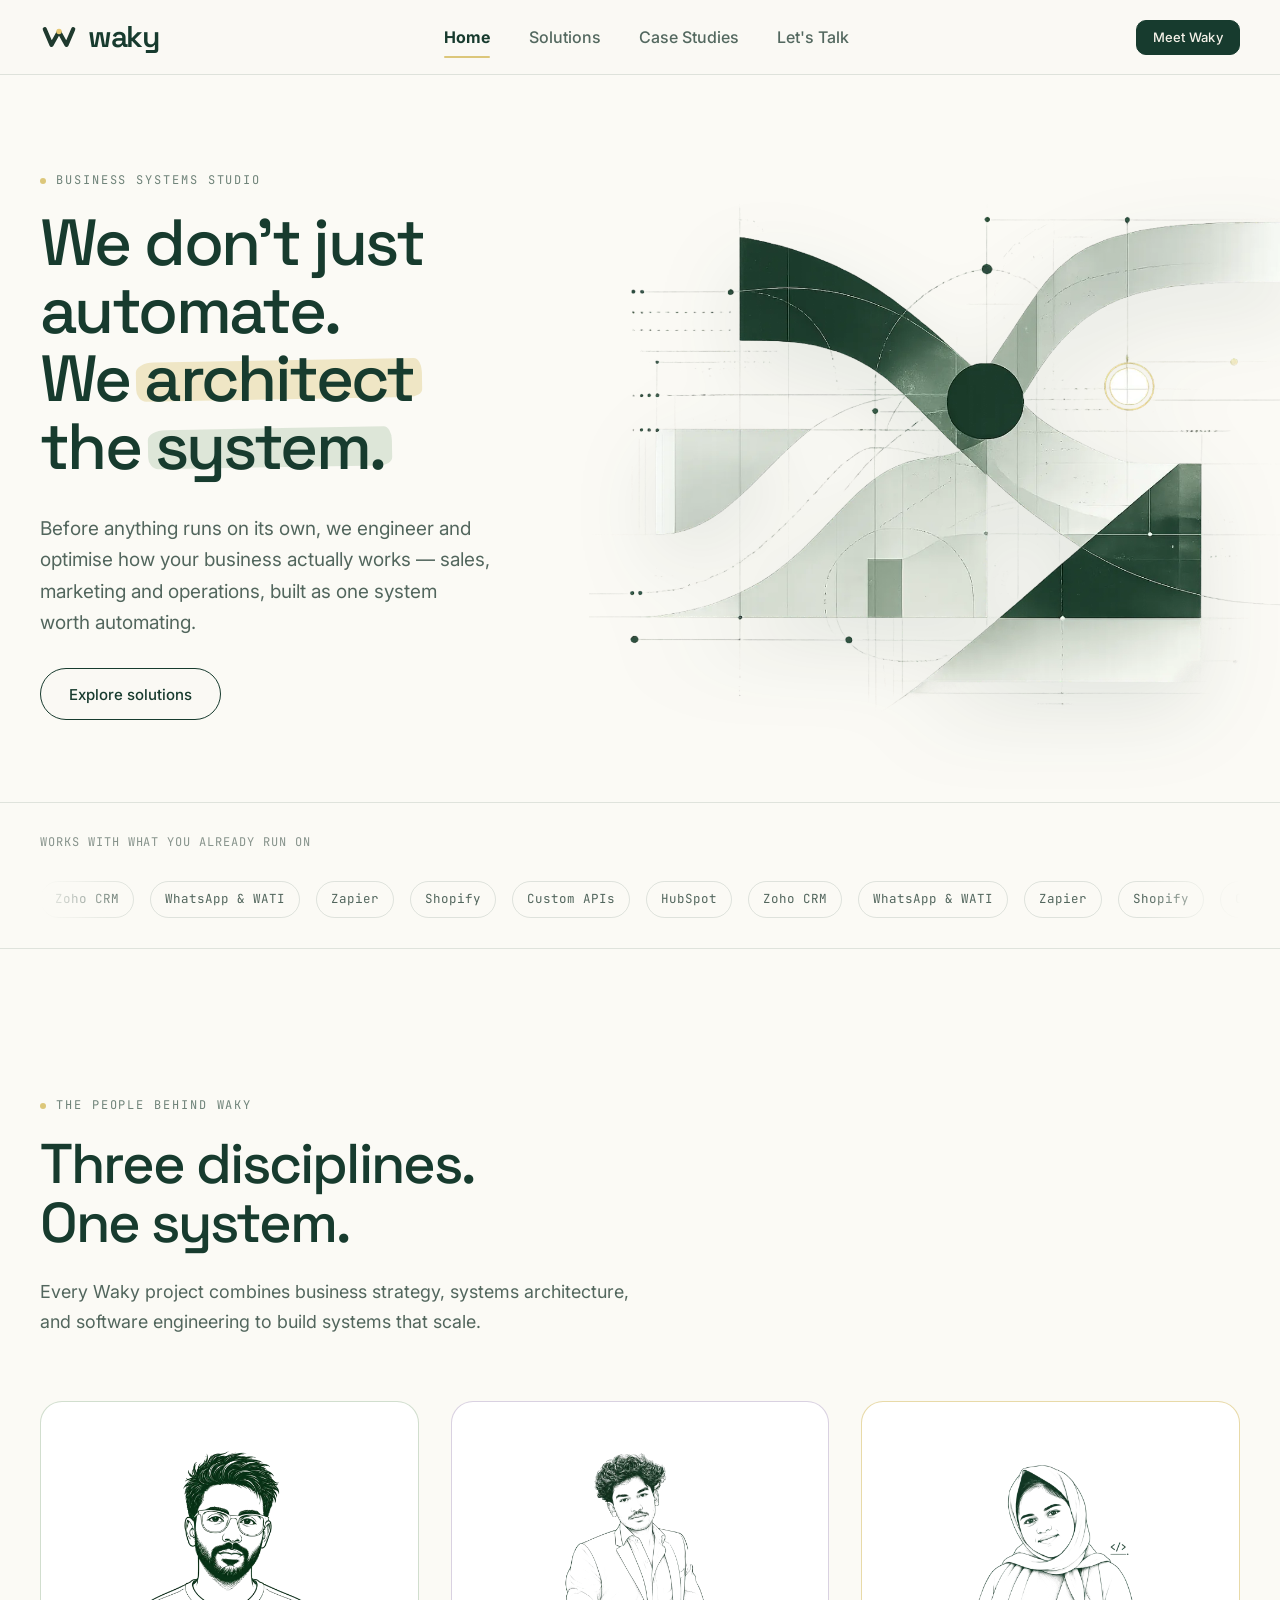
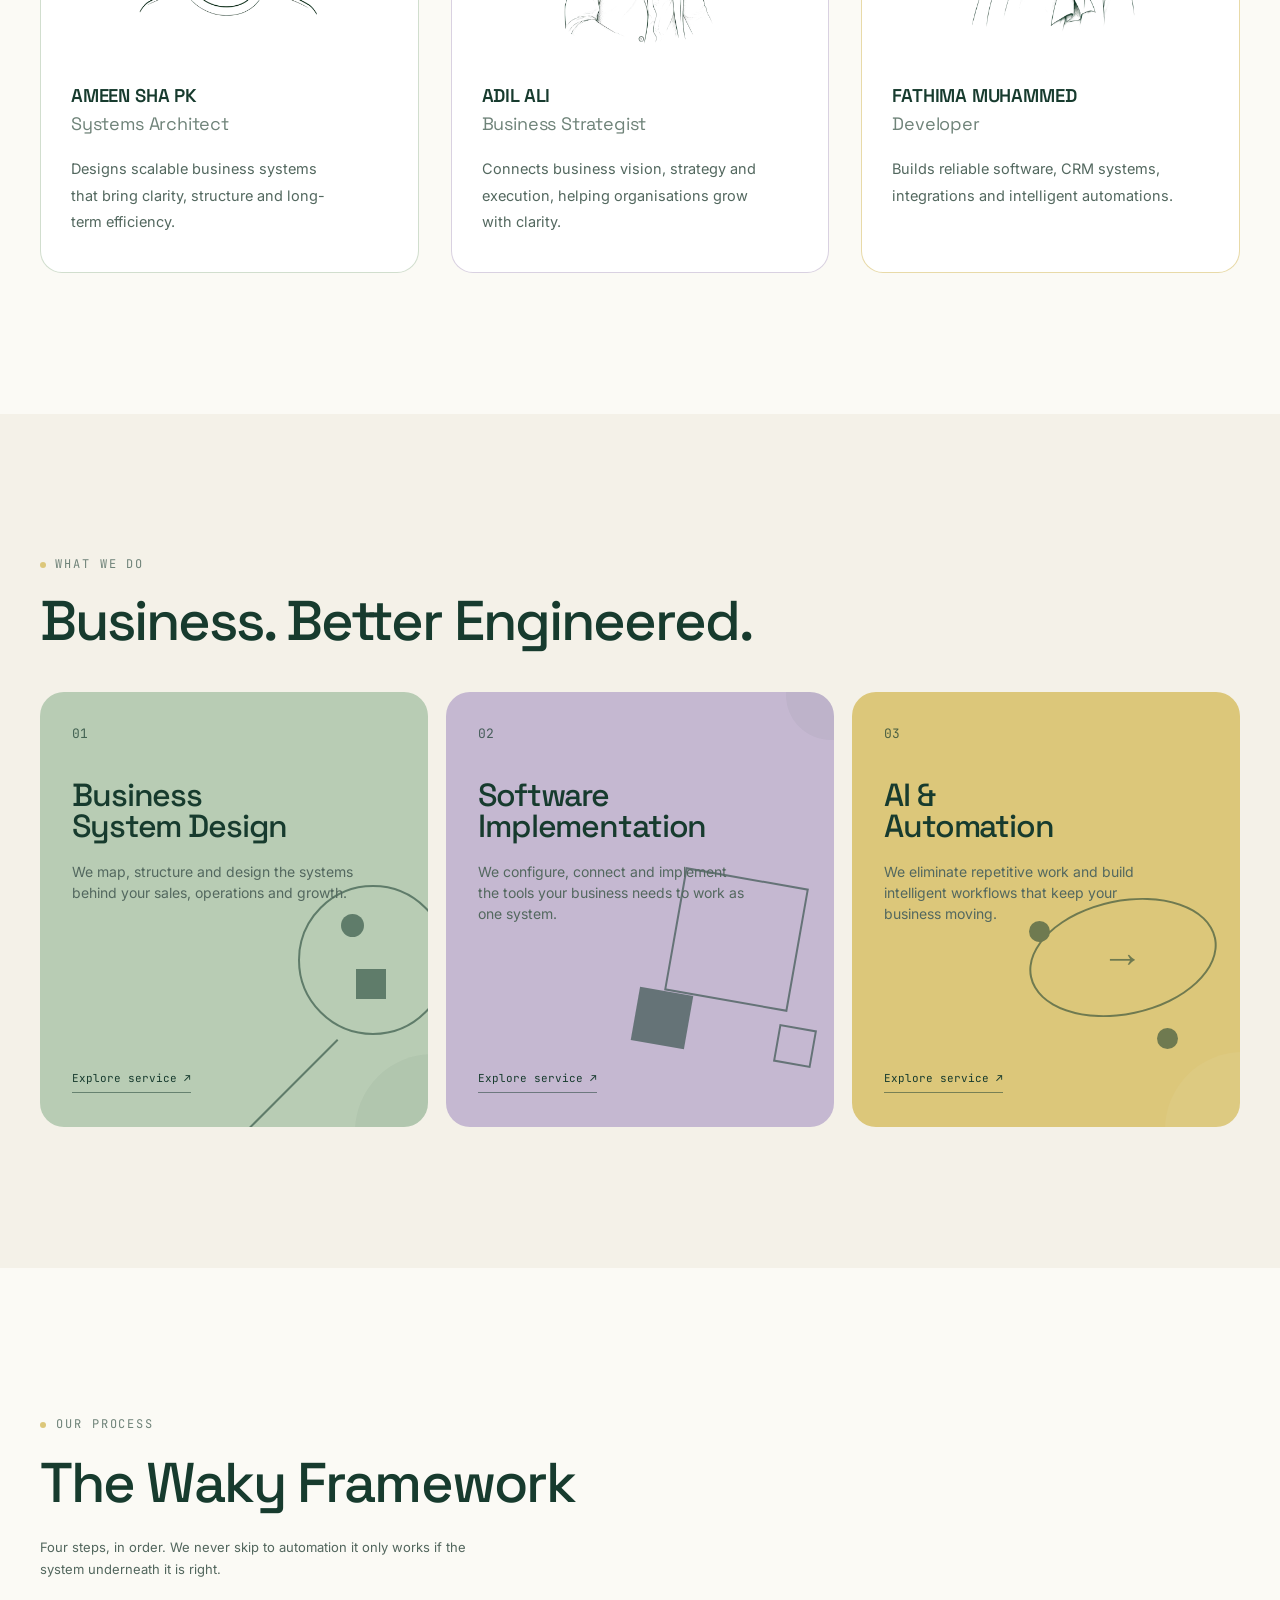
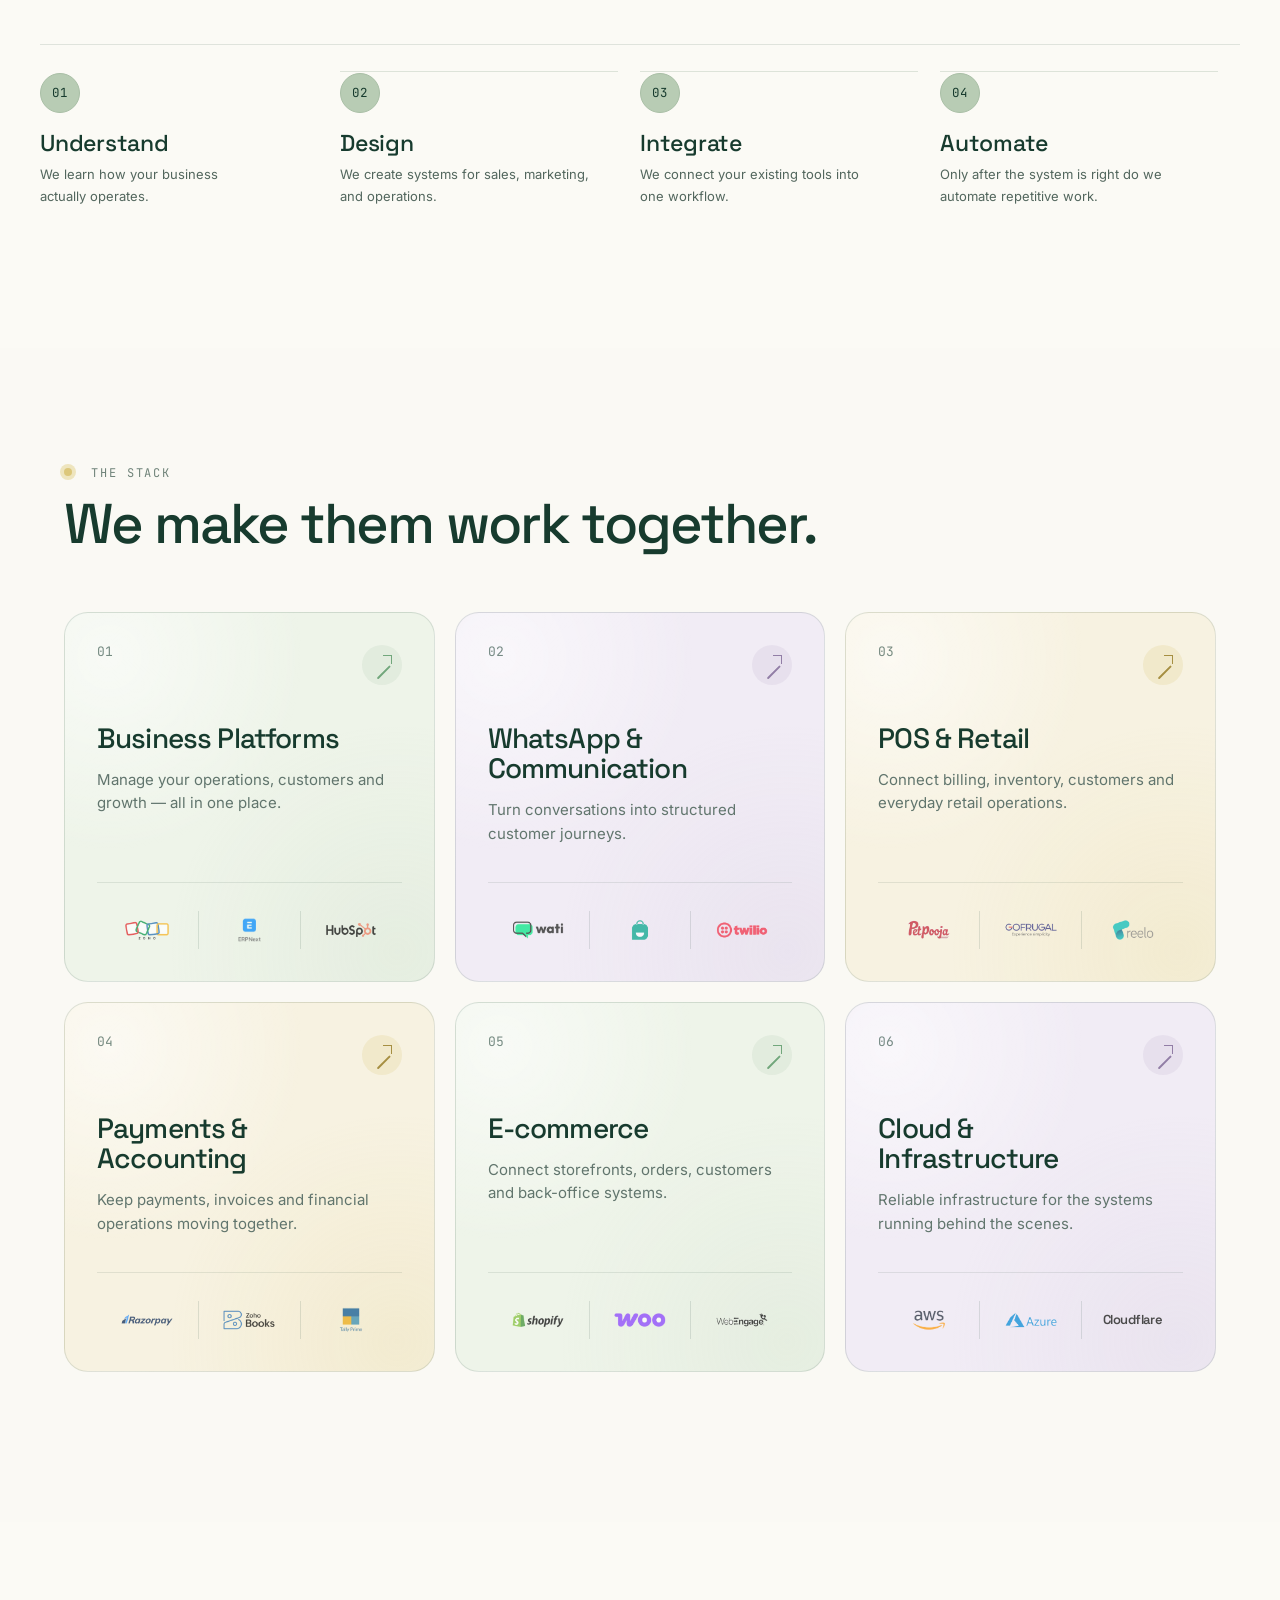
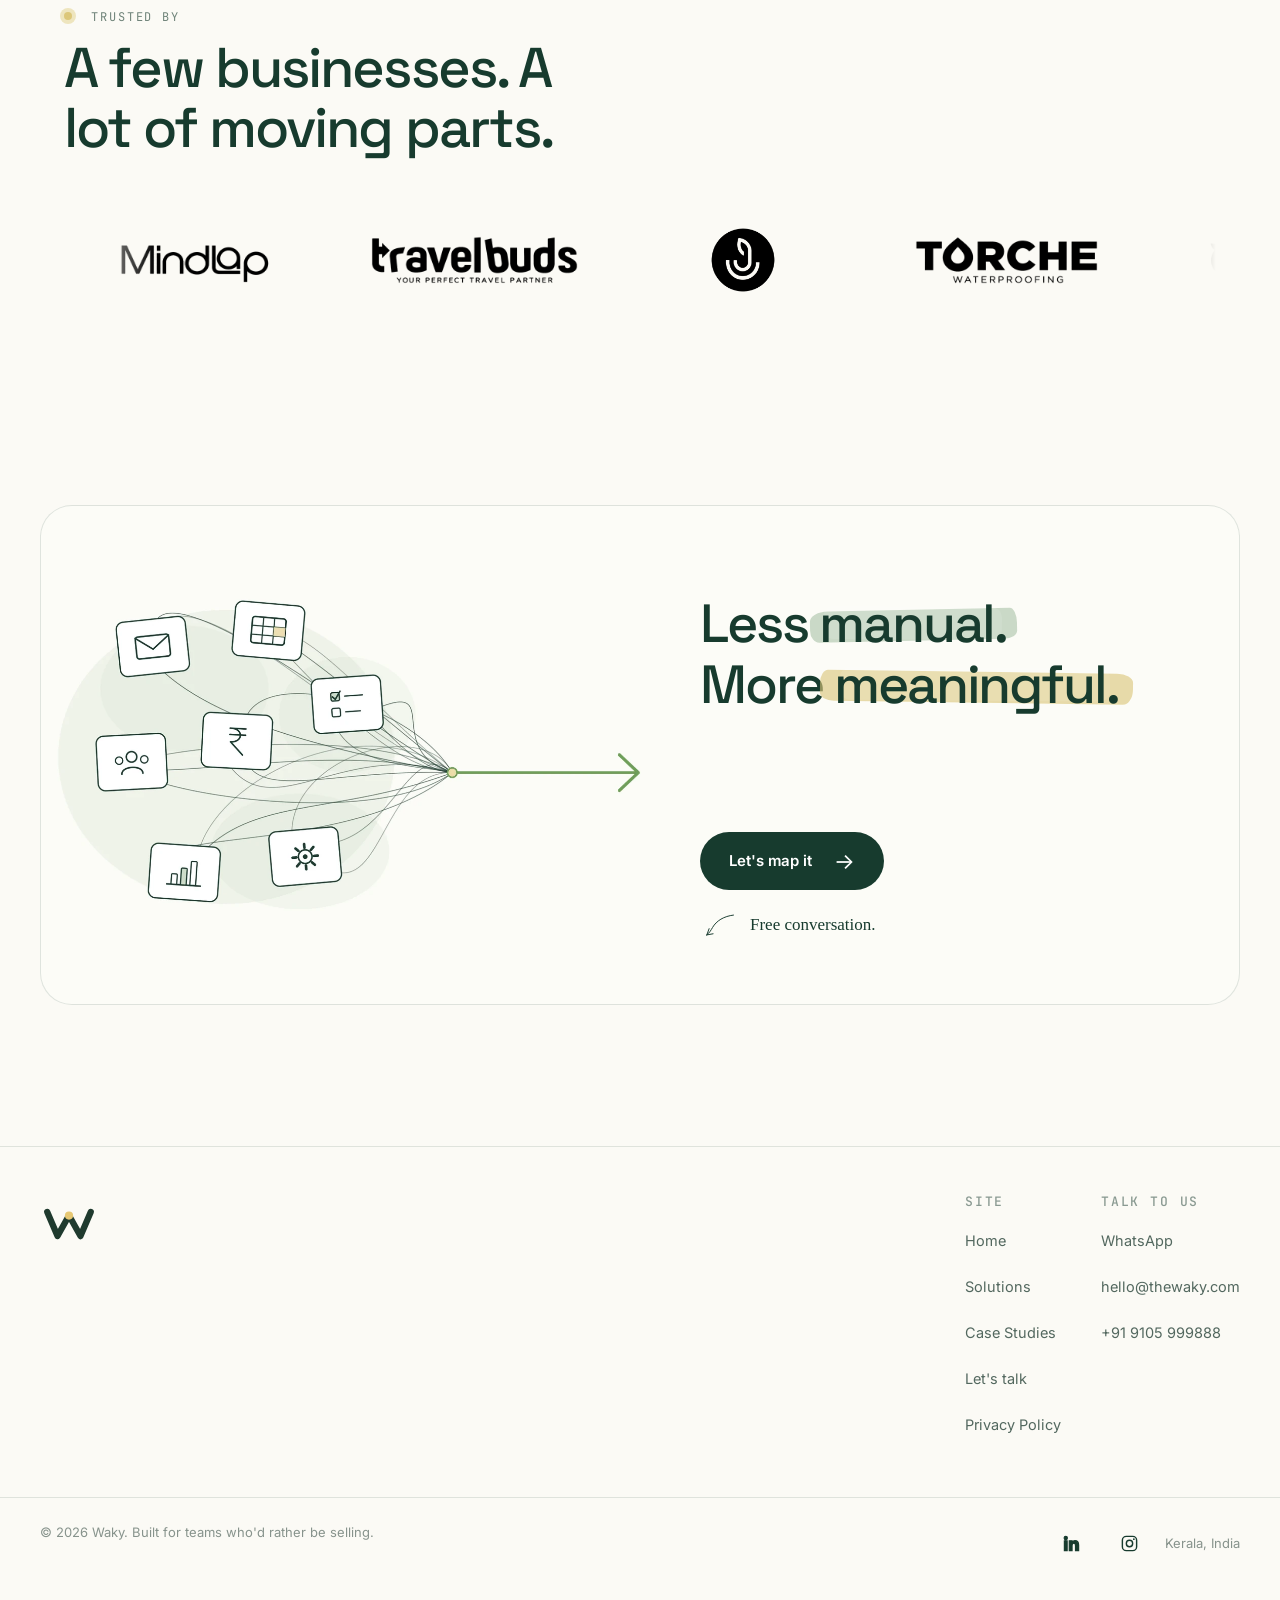
<file: index.html>
<!DOCTYPE html>
<html lang="en">

<head>
<meta charset="UTF-8">
<meta name="viewport" content="width=device-width, initial-scale=1.0">

<title>Waky | Sales & Business Automation</title>

<meta name="description"
content="Waky designs CRM, WhatsApp and workflow automation systems that connect sales, operations and finance.">

<link rel="canonical" href="https://thewaky.com/">
<meta name="theme-color" content="#FCFBF7">
<meta property="og:type" content="website">
<meta property="og:site_name" content="Waky">
<meta property="og:title" content="Waky | Sales & Business Automation">
<meta property="og:description" content="Waky designs CRM, WhatsApp and workflow automation systems that connect sales, operations and finance.">
<meta property="og:url" content="https://thewaky.com/">
<meta property="og:image" content="https://thewaky.com/og-image.jpg">
<meta name="twitter:card" content="summary_large_image">
<link rel="icon" type="image/svg+xml" href="logo.svg">

<link rel="preconnect" href="https://fonts.googleapis.com">

<link href="https://fonts.googleapis.com/css2?family=Space+Grotesk:wght@500;600;700&family=Inter:wght@400;500;600&family=JetBrains+Mono:wght@400;500&display=swap"
rel="stylesheet">

<link rel="stylesheet" href="styles.css?v=20261029b">

<script type="application/ld+json">
{
  "@context": "https://schema.org",
  "@type": "WebSite",
  "name": "Waky",
  "url": "https://thewaky.com/"
}
</script>

<script type="application/ld+json">
{
  "@context": "https://schema.org",
  "@type": "Organization",
  "name": "Waky",
  "url": "https://thewaky.com/",
  "logo": "https://thewaky.com/logo.svg"
}
</script>

<script async src="https://www.googletagmanager.com/gtag/js?id=G-2G8WQ6XJQY"></script>
<script>
  window.dataLayer = window.dataLayer || [];
  function gtag(){dataLayer.push(arguments);}
  gtag('js', new Date());
  gtag('config', 'G-2G8WQ6XJQY');
</script>
</head>


<body>

<header class="site">

  <div class="wrap nav">

    <a href="index.html" class="brand">

      <svg viewBox="0 0 48 48">

        <path
          d="M6 14 L14.5 34 L24 17 L33.5 34 L42 14"
          fill="none"
          stroke="#1F3A2E"
          stroke-width="5.2"
          stroke-linecap="round"
          stroke-linejoin="round"
        />

        <circle
          cx="24"
          cy="17"
          r="3.4"
          fill="#E7C873"
        />

      </svg>

      <span>waky</span>

    </a>


    <nav class="nav-links" aria-label="Main navigation">

      <a href="index.html">Home</a>

      <a href="services.html">Solutions</a>
      <a href="case-studies.html">Case Studies</a>

      <a href="contact.html">Let's Talk</a>

    </nav>


    <div class="nav-cta">

      <a
        class="btn btn-primary btn-sm"
        href="consultation.html"
      >
        Meet Waky
      </a>

    </div>

  </div>

</header>


<main>


<!-- HERO -->

<section class="hero">

  <div class="wrap hero-grid">

    <div>

      <div class="eyebrow">
        Business systems studio
      </div>


      <h1 class="hero-title">
  We don’t just<br>
  automate.<br>
  We <span class="paint paint-yellow">architect</span> the<br>
  <span class="paint paint-green">system.</span>
</h1>



      <p class="lede">

        Before anything runs on its own, we engineer and optimise how your
        business actually works — sales, marketing and operations, built as
        one system worth automating.

      </p>


      <div class="hero-actions">

        <a
          class="btn btn-primary"
          href="services.html"
        >
          Explore solutions
        </a>

      </div>

    </div>


    <div class="hero-art">

      <img
        src="abc.webp"
        alt="Business Systems Blueprint" width="1200" height="893" fetchpriority="high">

    </div>

  </div>

</section>



<!-- TOOLS STRIP -->

<div class="strip">

  <div class="wrap strip-inner">

    <span class="strip-label">
      Works with what you already run on
    </span>


    <div class="logo-strip">

      <div class="logo-track">

        <span class="pill">Zoho CRM</span>
        <span class="pill">WhatsApp &amp; WATI</span>
        <span class="pill">Zapier</span>
        <span class="pill">Shopify</span>
        <span class="pill">Custom APIs</span>
        <span class="pill">HubSpot</span>

        <span class="pill">Zoho CRM</span>
        <span class="pill">WhatsApp &amp; WATI</span>
        <span class="pill">Zapier</span>
        <span class="pill">Shopify</span>
        <span class="pill">Custom APIs</span>
        <span class="pill">HubSpot</span>

      </div>

    </div>

  </div>

</div>


<!-- TEAM -->

<section>

  <div class="wrap">

    <div class="section-head">

      <div class="eyebrow">
        The people behind Waky
      </div>


      <h2>
        Three disciplines.
        <br>
        One system.
      </h2>


      <p>
        Every Waky project combines business strategy, systems architecture,
        and software engineering to build systems that scale.
      </p>

    </div>


    <div class="cards-3">


      <div class="card">

        <div class="avatar">

          <img
            src="ameen archi.webp"
            alt="Ameen Sha PK" width="800" height="800" loading="lazy" decoding="async">

        </div>

        <h3>AMEEN SHA PK</h3>

        <h4>Systems Architect</h4>

        <p>
          Designs scalable business systems that bring clarity,
          structure and long-term efficiency.
        </p>

      </div>



      <div class="card">

        <div class="avatar">

          <img
            src="ADHIL.webp"
            alt="Adhil Ali" width="800" height="800" loading="lazy" decoding="async">

        </div>

        <h3>ADIL ALI</h3>

        <h4>Business Strategist</h4>

        <p>
          Connects business vision, strategy and execution,
          helping organisations grow with clarity.
        </p>

      </div>



      <div class="card">

        <div class="avatar">

          <img
            src="Fathimadev.webp"
            alt="Fathima Muhammed"
            style="transform:scale(1.08);" width="800" height="800" loading="lazy" decoding="async">

        </div>

        <h3>FATHIMA MUHAMMED</h3>

        <h4>Developer</h4>

        <p>
          Builds reliable software, CRM systems,
          integrations and intelligent automations.
        </p>

      </div>


    </div>

  </div>

</section>


  <!-- WAKY SERVICES -->
<section id="waky-services">

  <div class="waky-services-wrap">

    <div class="waky-services-intro">
      <div class="waky-services-eyebrow">
        <span></span>
        WHAT WE DO
      </div>

      <h2>Business. Better Engineered.</h2>
    </div>


    <div class="waky-services-grid">

      <!-- 01 -->
      <a href="services.html#system-design"
         class="waky-service-card waky-service-green">

        <div class="waky-service-number">01</div>

        <div class="waky-service-content">
          <h3>Business<br>System Design</h3>

          <p>
            We map, structure and design the systems
            behind your sales, operations and growth.
          </p>

          <span class="waky-service-link">
            Explore service ↗
          </span>
        </div>

        <div class="waky-service-art">
          <i class="waky-circle"></i>
          <i class="waky-circle-dot"></i>
          <i class="waky-square waky-square-one"></i>
          <i class="waky-line waky-line-one"></i>
          <i class="waky-corner-circle"></i>
        </div>

      </a>


      <!-- 02 -->
      <a href="services.html#software"
         class="waky-service-card waky-service-purple">

        <div class="waky-service-number">02</div>

        <div class="waky-service-content">
          <h3>Software<br>Implementation</h3>

          <p>
            We configure, connect and implement the
            tools your business needs to work as one system.
          </p>

          <span class="waky-service-link">
            Explore service ↗
          </span>
        </div>

        <div class="waky-service-art">
          <i class="waky-outline-square"></i>
          <i class="waky-filled-square"></i>
          <i class="waky-small-outline"></i>
          <i class="waky-purple-circle"></i>
        </div>

      </a>


      <!-- 03 -->
      <a href="services.html#automation"
         class="waky-service-card waky-service-gold">

        <div class="waky-service-number">03</div>

        <div class="waky-service-content">
          <h3>AI &amp;<br>Automation</h3>

          <p>
            We eliminate repetitive work and build
            intelligent workflows that keep your business moving.
          </p>

          <span class="waky-service-link">
            Explore service ↗
          </span>
        </div>

        <div class="waky-service-art">
          <i class="waky-orbit"></i>
          <i class="waky-orbit-dot-one"></i>
          <i class="waky-orbit-dot-two"></i>
          <i class="waky-arrow">→</i>
          <i class="waky-gold-corner"></i>
        </div>

      </a>

    </div>

  </div>

</section>

<!-- PROCESS -->

<section class="framework-section">

  <div class="wrap">

    <div class="section-head">

      <div class="eyebrow">
        Our process
      </div>

      <h2>
        The Waky Framework
      </h2>

      <p>
        Four steps, in order. We never skip to automation  
        it only works if the system underneath it is right.
      </p>

    </div>


    <div class="framework-row">


      <div class="fw-step">

        <div class="fw-num">01</div>

        <h3>Understand</h3>

        <p>
          We learn how your business actually operates.
        </p>

      </div>


      <div class="fw-step">

        <div class="fw-num">02</div>

        <h3>Design</h3>

        <p>
          We create systems for sales, marketing, and operations.
        </p>

      </div>


      <div class="fw-step">

        <div class="fw-num">03</div>

        <h3>Integrate</h3>

        <p>
          We connect your existing tools into one workflow.
        </p>

      </div>


      <div class="fw-step">

        <div class="fw-num">04</div>

        <h3>Automate</h3>

        <p>
          Only after the system is right do we automate repetitive work.
        </p>

      </div>


    </div>

  </div>

</section>



<!-- =========================================================
     THE STACK
     ========================================================= -->

<section class="stack-section">

  <div class="wrap">

    <!-- Section heading -->
    <div class="stack-heading">

      <p class="stack-eyebrow">
        THE STACK
      </p>

      <h2>
        We make them work together. 
      </h2>

    </div>


    <!-- Cards -->
    <div class="stack-grid">


      <!-- =====================================================
           01   BUSINESS PLATFORMS
           ===================================================== -->

      <article class="stack-card stack-card-green">

        <a class="stack-card-link" href="business-apps.html" aria-label="Explore Business Platforms"></a>

        <div class="stack-card-top">

          <span class="stack-number">
            01
          </span>

          <span class="stack-doodle" aria-hidden="true"></span>

        </div>


        <div class="stack-card-content">

          <h3>
            Business Platforms
          </h3>

          <p>
            Manage your operations, customers and growth — all in one place.
          </p>

        </div>


        <div class="stack-logos">

          <div class="stack-logo">
            <img
              src="assets/zoho-logo.webp"
              alt="Zoho" width="400" height="200" loading="lazy" decoding="async">
          </div>

          <div class="stack-logo">
            <img
              src="assets/erpnext-logo.webp"
              alt="ERPNext" width="400" height="200" loading="lazy" decoding="async">
          </div>

          <div class="stack-logo">
            <img
              src="assets/hubspot-logo.webp"
              alt="HubSpot" width="400" height="200" loading="lazy" decoding="async">
          </div>

        </div>

      </article>



      <!-- =====================================================
           02   WHATSAPP & COMMUNICATION
           ===================================================== -->

      <article class="stack-card stack-card-lavender">

        <a class="stack-card-link" href="whatsapp-automation.html" aria-label="Explore WhatsApp and Communication"></a>

        <div class="stack-card-top">

          <span class="stack-number">
            02
          </span>

          <span class="stack-doodle" aria-hidden="true"></span>

        </div>


        <div class="stack-card-content">

          <h3>
            WhatsApp &amp;<br>
            Communication
          </h3>

          <p>
            Turn conversations into structured customer journeys.
          </p>

        </div>


        <div class="stack-logos">

          <div class="stack-logo">
            <img
              src="assets/wati.webp"
              alt="WATI" width="400" height="200" loading="lazy" decoding="async">
          </div>

          <div class="stack-logo">
            <img
              src="assets/interakt.webp"
              alt="Interakt" width="400" height="200" loading="lazy" decoding="async">
          </div>

          <div class="stack-logo">
            <img
              src="assets/twilio.webp"
              alt="Twilio" width="400" height="200" loading="lazy" decoding="async">
          </div>

        </div>

      </article>



      <!-- =====================================================
           03   POS & RETAIL
           ===================================================== -->

      <article class="stack-card stack-card-gold">

        <a class="stack-card-link" href="business-apps.html" aria-label="Explore POS and Retail"></a>

        <div class="stack-card-top">

          <span class="stack-number">
            03
          </span>

          <span class="stack-doodle" aria-hidden="true"></span>

        </div>


        <div class="stack-card-content">

          <h3>
            POS &amp; Retail
          </h3>

          <p>
            Connect billing, inventory, customers and everyday retail operations.
          </p>

        </div>


        <div class="stack-logos">

          <div class="stack-logo">
            <img
              src="assets/petpooja.webp"
              alt="Petpooja" width="400" height="200" loading="lazy" decoding="async">
          </div>

          <div class="stack-logo">
            <img
              src="assets/gofrugal.webp"
              alt="GoFrugal" width="400" height="200" loading="lazy" decoding="async">
          </div>

          <div class="stack-logo">
            <img
              src="assets/reelo.webp"
              alt="Reelo" width="400" height="200" loading="lazy" decoding="async">
          </div>

        </div>

      </article>



      <!-- =====================================================
           04   PAYMENTS & ACCOUNTING
           ===================================================== -->

      <article class="stack-card stack-card-gold">

        <a class="stack-card-link" href="finance-accounting.html" aria-label="Explore Payments and Accounting"></a>

        <div class="stack-card-top">

          <span class="stack-number">
            04
          </span>

          <span class="stack-doodle" aria-hidden="true"></span>

        </div>


        <div class="stack-card-content">

          <h3>
            Payments &amp;<br>
            Accounting
          </h3>

          <p>
            Keep payments, invoices and financial operations moving together.
          </p>

        </div>


        <div class="stack-logos">

          <div class="stack-logo">
            <img
              src="assets/razorpay.webp"
              alt="Razorpay" width="400" height="200" loading="lazy" decoding="async">
          </div>

          <div class="stack-logo">
            <img
              src="assets/zohobooks.webp"
              alt="Zoho Books" width="400" height="200" loading="lazy" decoding="async">
          </div>

          <div class="stack-logo">
            <img
              src="assets/tallyprime.webp"
              alt="TallyPrime" width="400" height="200" loading="lazy" decoding="async">
          </div>

        </div>

      </article>



      <!-- =====================================================
           05   E-COMMERCE
           ===================================================== -->

      <article class="stack-card stack-card-green">

        <a class="stack-card-link" href="business-apps.html" aria-label="Explore E-commerce"></a>

        <div class="stack-card-top">

          <span class="stack-number">
            05
          </span>

          <span class="stack-doodle" aria-hidden="true"></span>

        </div>


        <div class="stack-card-content">

          <h3>
            E-commerce
          </h3>

          <p>
            Connect storefronts, orders, customers and back-office systems.
          </p>

        </div>


        <div class="stack-logos">

          <div class="stack-logo">
            <img
              src="assets/shopify.webp"
              alt="Shopify" width="400" height="200" loading="lazy" decoding="async">
          </div>

          <div class="stack-logo">
            <img
              src="assets/woo.webp"
              alt="Woo" width="400" height="200" loading="lazy" decoding="async">
          </div>

          <div class="stack-logo">
            <img
              src="assets/webengage.webp"
              alt="WebEngage" width="400" height="200" loading="lazy" decoding="async">
          </div>

        </div>

      </article>



      <!-- =====================================================
           06   CLOUD & INFRASTRUCTURE
           ===================================================== -->

      <article class="stack-card stack-card-lavender">

        <a class="stack-card-link" href="integrations-apis.html" aria-label="Explore Cloud and Infrastructure"></a>

        <div class="stack-card-top">

          <span class="stack-number">
            06
          </span>

          <span class="stack-doodle" aria-hidden="true"></span>

        </div>


        <div class="stack-card-content">

          <h3>
            Cloud &amp;<br>
            Infrastructure
          </h3>

          <p>
            Reliable infrastructure for the systems running behind the scenes.
          </p>

        </div>


        <div class="stack-logos">

          <div class="stack-logo">
            <img
              src="assets/aws.webp"
              alt="AWS" width="400" height="200" loading="lazy" decoding="async">
          </div>

          <div class="stack-logo">
            <img
              src="assets/azure.webp"
              alt="Microsoft Azure" width="400" height="200" loading="lazy" decoding="async">
          </div>

          <div class="stack-logo">
            <span class="stack-logo-cloudflare">Cloudflare</span>
          </div>

        </div>

      </article>

    </div>

  </div>

</section>


<!-- TRUSTED BUSINESSES -->

<section class="trusted-section">

  <div class="wrap">

    <p class="trusted-label">
  TRUSTED BY
</p>

<h2 class="trusted-title">
  A few businesses. A lot of moving parts.
</h2>

    <div class="logo-marquee">

      

       
        <div class="logo-track">

  <div class="client-logo">
    <img src="assets/mindlap.webp" alt="Mindlap" width="400" height="133" loading="lazy" decoding="async">
  </div>

  <div class="client-logo">
    <img src="assets/tarvel buds.webp" alt="Travel Buds" width="400" height="133" loading="lazy" decoding="async">
  </div>
  <div class="client-logo">
    <img src="assets/cafelogo.webp" alt="Cafe" width="400" height="133" loading="lazy" decoding="async">
  </div>

  <div class="client-logo">
    <img src="assets/torche_colour.webp" alt="Torche Waterproofing" width="400" height="133" loading="lazy" decoding="async">
  </div>

  <div class="client-logo">
    <img src="assets/brand_hackers.webp" alt="Brand Hackers" width="400" height="133" loading="lazy" decoding="async">
  </div>

  <div class="client-logo">
    <img src="assets/mindlap.webp" alt="Mindlap" width="400" height="133" loading="lazy" decoding="async">
  </div>

  <div class="client-logo">
    <img src="assets/tarvel buds.webp" alt="Travel Buds" width="400" height="133" loading="lazy" decoding="async">
  </div>
  <div class="client-logo">
    <img src="assets/cafelogo.webp" alt="Cafe" width="400" height="133" loading="lazy" decoding="async">
  </div>

  <div class="client-logo">
    <img src="assets/torche_colour.webp" alt="Torche Waterproofing" width="400" height="133" loading="lazy" decoding="async">
  </div>

  <div class="client-logo">
    <img src="assets/brand_hackers.webp" alt="Brand Hackers" width="400" height="133" loading="lazy" decoding="async">
  </div>


</div> 

      </div>

    </div>

</section>

<!-- CTA -->

<section class="cta-section">
  <div class="wrap">

    <div class="cta-card">

      <div class="cta-content">

        <h2 class="cta-title">
          <span>Less <em class="highlight-green">manual.</em></span>
          <span>More <em class="highlight-yellow">meaningful.</em></span>
        </h2>

        <div class="cta-bottom">

          <a href="contact.html" class="cta-action">
            <span>Let's map it</span>
            <span class="cta-arrow-text">→</span>
          </a>

          <div class="cta-meta">
            <svg class="cta-meta-arrow"
                 viewBox="0 0 60 45"
                 aria-hidden="true">
              <path d="M52 5 C35 7, 22 15, 15 27 C12 32, 10 36, 5 40"></path>
              <path d="M5 40 L16 38"></path>
              <path d="M5 40 L9 29"></path>
            </svg>

            <span>Free conversation.</span>
          </div>

        </div>

      </div>

    </div>

  </div>
</section>


<!-- =========================================================
     FOOTER
     ========================================================= -->

<footer class="site">

  <!-- Main footer area -->
  <div class="wrap footer-grid">

    <!-- Waky logo -->
    <div class="brand">

      <svg
        viewBox="0 0 48 48"
        width="26"
        height="26"
        aria-label="Waky"
      >
        <path
          d="M6 14 L14.5 34 L24 17 L33.5 34 L42 14"
          fill="none"
          stroke="#1F3A2E"
          stroke-width="5.2"
          stroke-linecap="round"
          stroke-linejoin="round"
        />

        <circle
          cx="24"
          cy="17"
          r="3.4"
          fill="#E7C873"
        />
      </svg>

    </div>


    <!-- Footer navigation -->
    <div class="footer-links">

      <!-- Site links -->
      <div class="footer-col">

        <h4>Site</h4>

        <a href="index.html">Home</a>

        <a href="services.html">Solutions</a>

        <a href="case-studies.html">Case Studies</a>

        <a href="contact.html">Let's talk</a>

        <a href="privacy.html">Privacy Policy</a>

      </div>


      <!-- Contact links -->
      <div class="footer-col">

        <h4>Talk to us</h4>

        <a
          data-wa-button
          data-wa-message="Hi Waky, I'd like to book a free consultation."
        >
          WhatsApp
        </a>

        <a href="mailto:hello@thewaky.com">
          hello@thewaky.com
        </a>

        <a href="tel:+919105999888">
          +91 9105 999888
        </a>

      </div>

    </div>

  </div>


  <!-- =======================================================
       FOOTER BOTTOM
       ======================================================= -->

  <div class="wrap footer-bottom">

    <!-- Copyright -->
    <span>
      © 2026 Waky. Built for teams who'd rather be selling.
    </span>


    <!-- Social links -->
    <div class="footer-socials">

      <!-- LinkedIn -->
      <a
        href="https://www.linkedin.com/company/waky-labs"
        target="_blank"
        rel="noopener noreferrer"
        aria-label="Waky on LinkedIn"
      >

        <svg
          viewBox="0 0 24 24"
          aria-hidden="true"
        >
          <path
            d="M6.5 8.5H3V21h3.5V8.5ZM4.75 3A2.05 2.05 0 1 0 4.75 7.1 2.05 2.05 0 0 0 4.75 3ZM21 13.9c0-3.75-2-5.5-4.65-5.5-2.15 0-3.1 1.18-3.65 2v-1.9H9.2V21h3.5v-6.2c0-1.63.3-3.2 2.33-3.2 2 0 2.02 1.86 2.02 3.3V21H21v-7.1Z"
          />
        </svg>

      </a>


      <!-- Instagram -->
<a
  href="https://www.instagram.com/wakylabs"
  target="_blank"
  rel="noopener noreferrer"
  aria-label="Waky on Instagram"
>
  <svg
    viewBox="0 0 24 24"
    aria-hidden="true"
  >
    <rect
      x="3"
      y="3"
      width="18"
      height="18"
      rx="5"
      fill="none"
      stroke="currentColor"
      stroke-width="1.8"
    />

    <circle
      cx="12"
      cy="12"
      r="4"
      fill="none"
      stroke="currentColor"
      stroke-width="1.8"
    />

    <circle
      cx="17.5"
      cy="6.5"
      r="1.1"
      fill="currentColor"
      stroke="none"
    />
  </svg>
</a>


    <!-- Location -->
    <span>
      Kerala, India
    </span>

  </div>
</footer>


<!-- =========================================================
     WEBSITE SCRIPT
     ========================================================= -->

<script src="script.js?v=20261029b"></script>


</body>
</html>
</file>
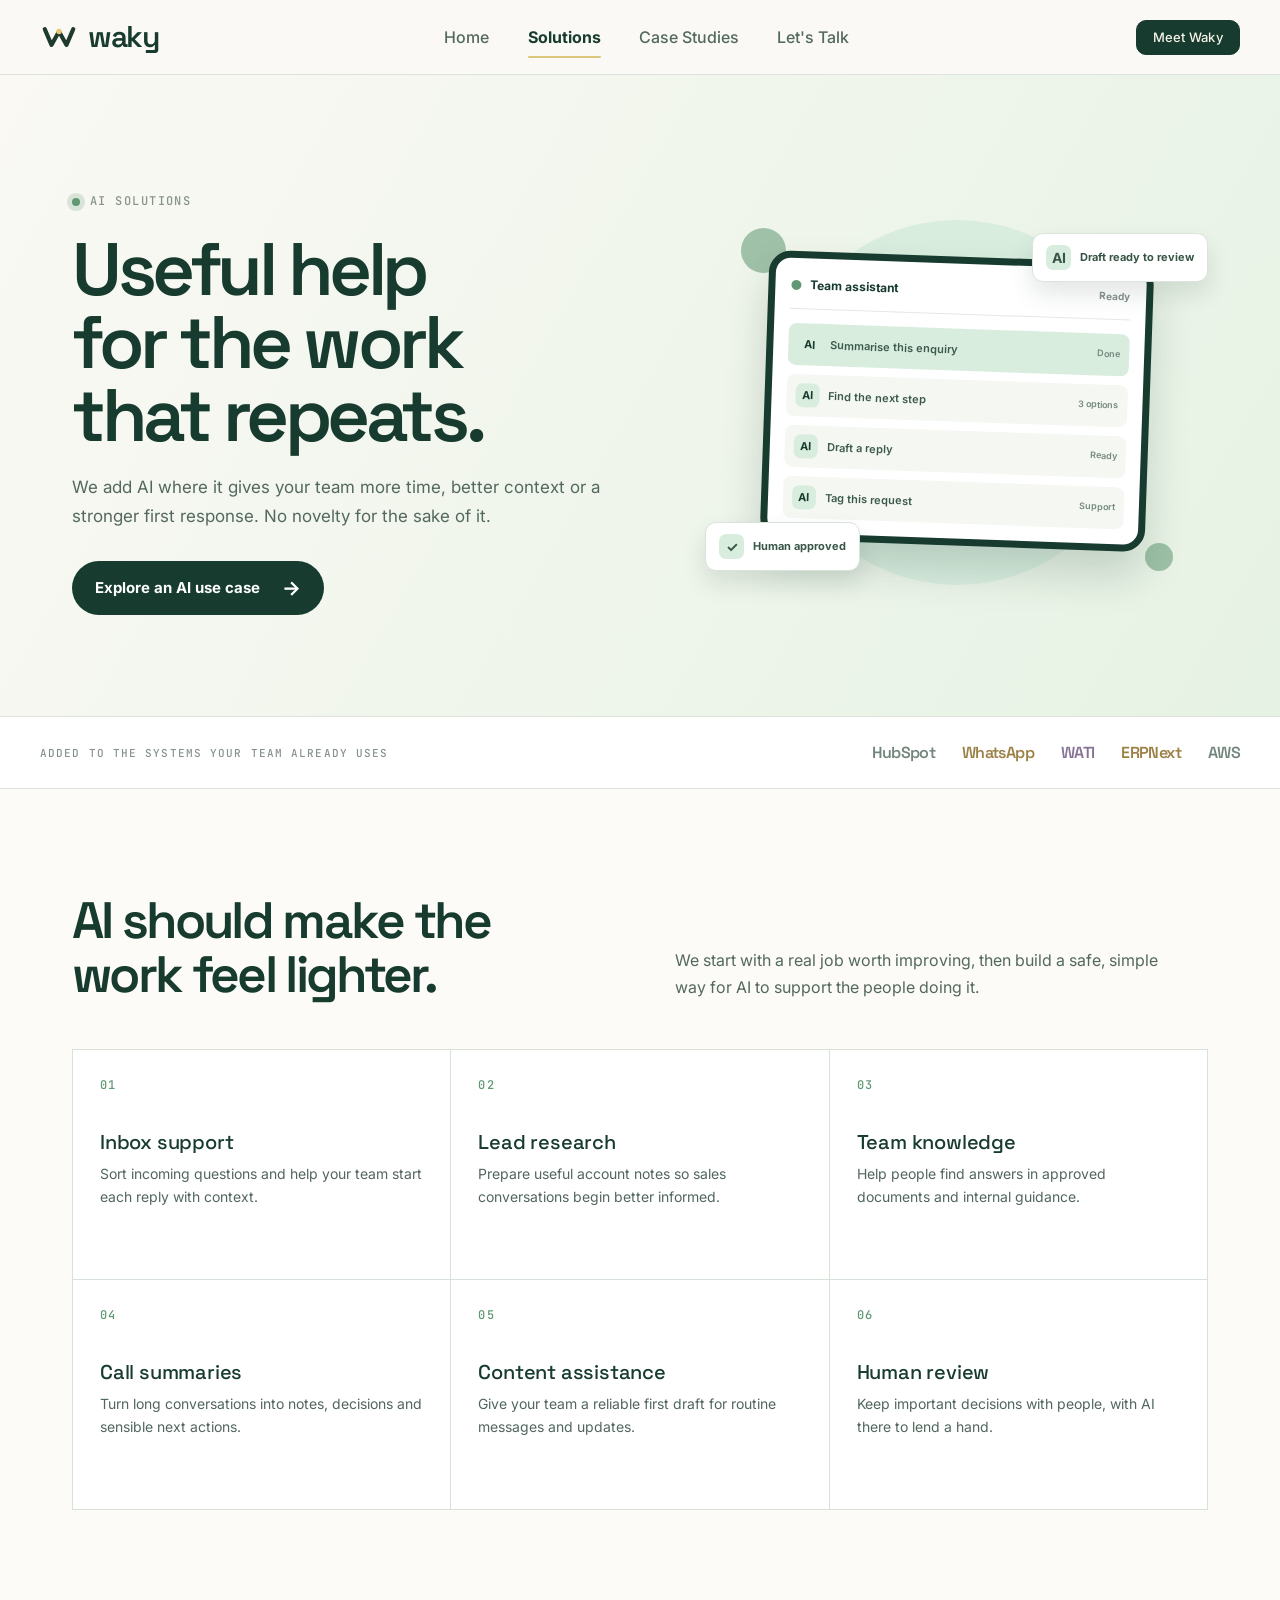
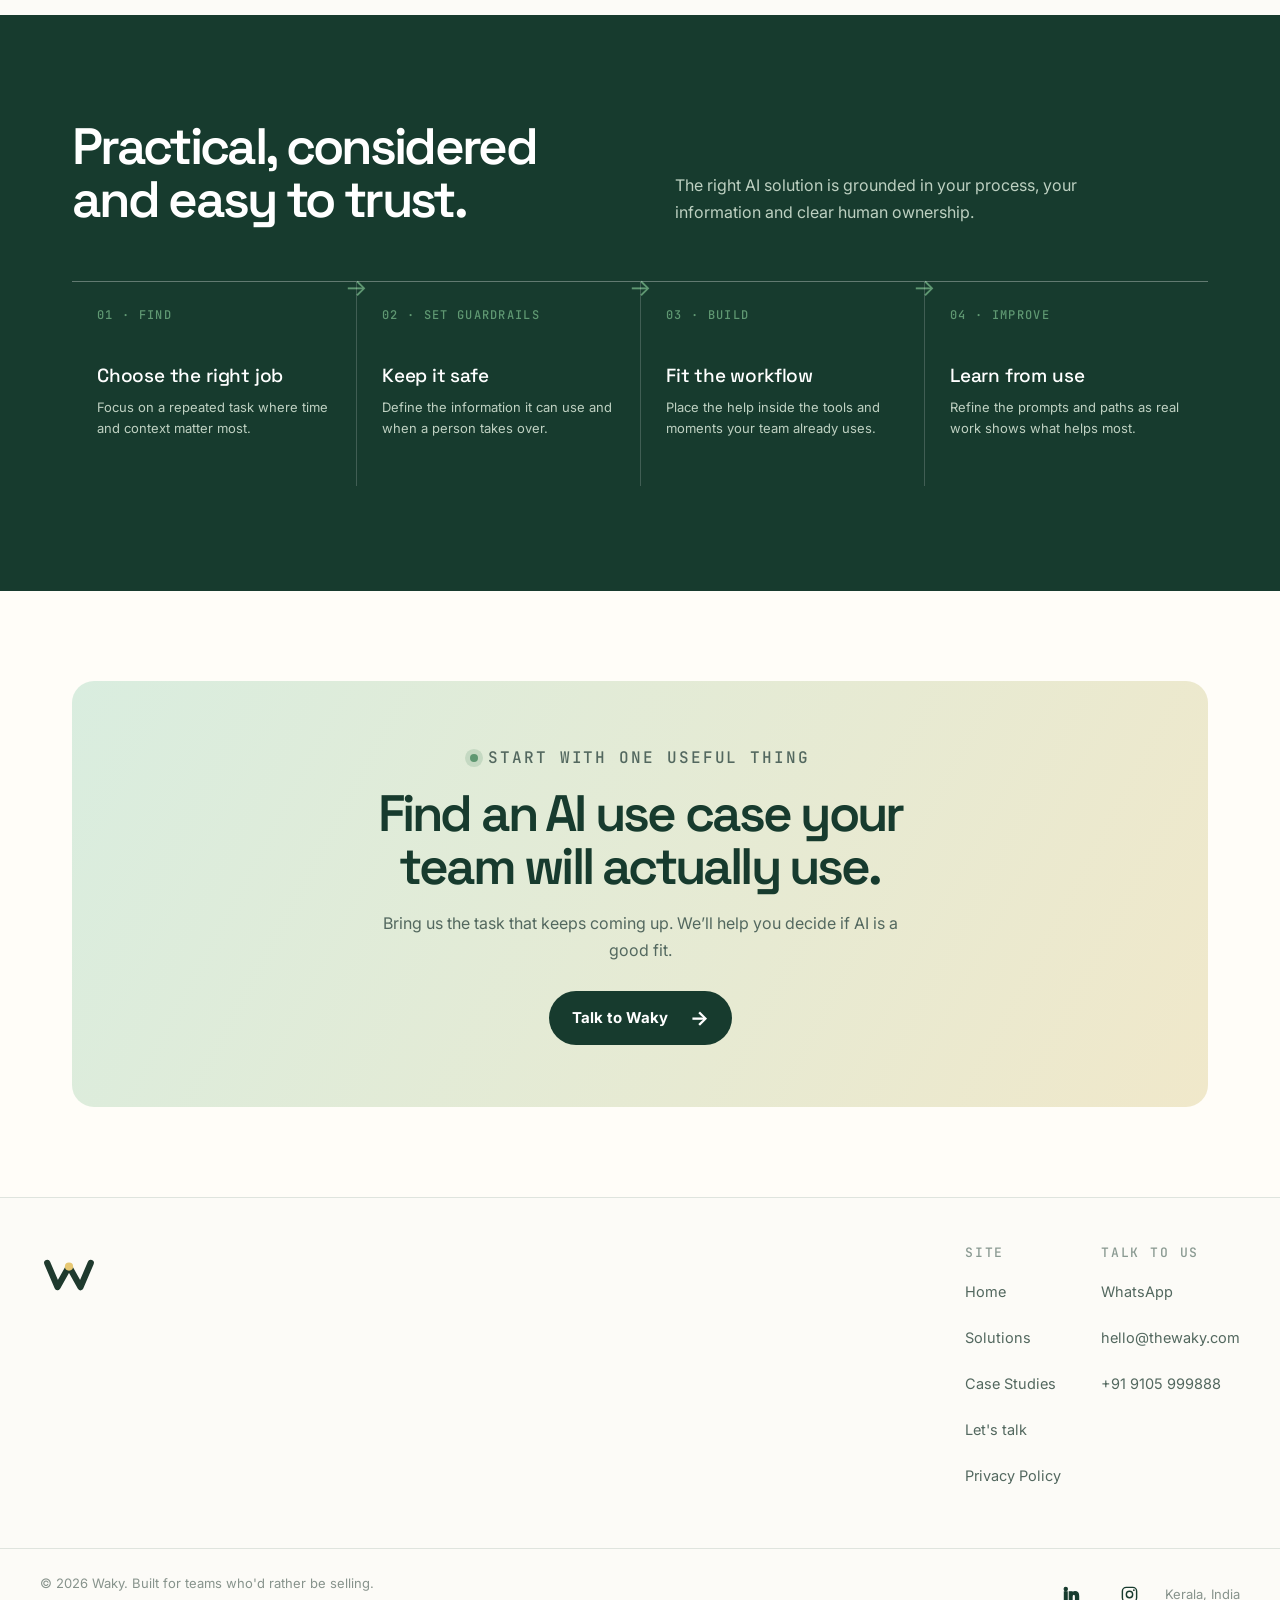
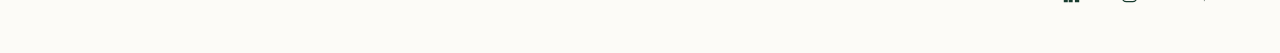
<file: ai-solutions.html>
<!DOCTYPE html>
<html lang="en"><head><meta charset="UTF-8"><meta name="viewport" content="width=device-width, initial-scale=1.0"><meta name="description" content="Practical AI solutions designed around the work your team already does."><title>AI Solutions | Waky</title><link rel="canonical" href="https://thewaky.com/ai-solutions.html"><meta property="og:type" content="website"><meta property="og:site_name" content="Waky"><meta property="og:title" content="AI Solutions | Waky"><meta property="og:description" content="Practical AI solutions designed around the work your team already does."><meta property="og:url" content="https://thewaky.com/ai-solutions.html"><meta property="og:image" content="https://thewaky.com/og-image.jpg"><meta name="twitter:card" content="summary_large_image"><link rel="icon" type="image/svg+xml" href="logo.svg"><link rel="preconnect" href="https://fonts.googleapis.com"><link rel="preconnect" href="https://fonts.gstatic.com" crossorigin><link href="https://fonts.googleapis.com/css2?family=Space+Grotesk:wght@500;600;700&amp;family=Inter:wght@400;500;600;700&amp;family=JetBrains+Mono:wght@400;500&amp;display=swap" rel="stylesheet"><link rel="stylesheet" href="styles.css?v=20261029b"><link rel="stylesheet" href="business-system-design.css"><script async src="https://www.googletagmanager.com/gtag/js?id=G-2G8WQ6XJQY"></script>
<script>
  window.dataLayer = window.dataLayer || [];
  function gtag(){dataLayer.push(arguments);}
  gtag('js', new Date());
  gtag('config', 'G-2G8WQ6XJQY');
</script>
</head>
<body class="solution-page" style="--solution-accent:#5f9872;--solution-soft:#d9eddf"><header class="site">

  <div class="wrap nav">

    <a href="index.html" class="brand">

      <svg viewBox="0 0 48 48">

        <path
          d="M6 14 L14.5 34 L24 17 L33.5 34 L42 14"
          fill="none"
          stroke="#1F3A2E"
          stroke-width="5.2"
          stroke-linecap="round"
          stroke-linejoin="round"
        />

        <circle
          cx="24"
          cy="17"
          r="3.4"
          fill="#E7C873"
        />

      </svg>

      <span>waky</span>

    </a>


    <nav class="nav-links" aria-label="Main navigation">

      <a href="index.html">Home</a>

      <a href="services.html" class="active">Solutions</a>
      <a href="case-studies.html">Case Studies</a>

      <a href="contact.html">Let's Talk</a>

    </nav>


    <div class="nav-cta">

      <a
        class="btn btn-primary btn-sm"
        href="consultation.html"
      >
        Meet Waky
      </a>

    </div>

  </div>

</header>
<main><section class="solution-hero solution-hero--apps"><div class="wrap solution-hero-grid"><div class="solution-hero-copy"><p class="solution-eyebrow">AI SOLUTIONS</p><h1>Useful help for the work that repeats.</h1><p>We add AI where it gives your team more time, better context or a stronger first response. No novelty for the sake of it.</p><a class="solution-action" href="contact.html">Explore an AI use case <span>→</span></a></div><div class="solution-art" aria-label="AI assistant illustration"><div class="solution-orb"></div><div class="solution-float solution-float--one"><strong>AI</strong> Draft ready to review</div><div class="solution-board"><div class="solution-board-head"><i></i> Team assistant <span>Ready</span></div><div class="solution-lines"><div class="solution-line highlight"><b>AI</b> Summarise this enquiry <em>Done</em></div><div class="solution-line"><b>AI</b> Find the next step <em>3 options</em></div><div class="solution-line"><b>AI</b> Draft a reply <em>Ready</em></div><div class="solution-line"><b>AI</b> Tag this request <em>Support</em></div></div></div><div class="solution-float solution-float--two"><strong>✓</strong> Human approved</div></div></div></section><section class="solution-trust"><div class="wrap"><p>ADDED TO THE SYSTEMS YOUR TEAM ALREADY USES</p><div class="app-names"><strong>HubSpot</strong><strong>WhatsApp</strong><strong>WATI</strong><strong>ERPNext</strong><strong>AWS</strong></div></div></section>
<section class="solution-section"><div class="wrap"><div class="solution-section-heading"><h2>AI should make the work feel lighter.</h2><p>We start with a real job worth improving, then build a safe, simple way for AI to support the people doing it.</p></div><div class="solution-grid"><article class="solution-card"><span class="solution-card-num">01</span><h3>Inbox support</h3><p>Sort incoming questions and help your team start each reply with context.</p></article><article class="solution-card"><span class="solution-card-num">02</span><h3>Lead research</h3><p>Prepare useful account notes so sales conversations begin better informed.</p></article><article class="solution-card"><span class="solution-card-num">03</span><h3>Team knowledge</h3><p>Help people find answers in approved documents and internal guidance.</p></article><article class="solution-card"><span class="solution-card-num">04</span><h3>Call summaries</h3><p>Turn long conversations into notes, decisions and sensible next actions.</p></article><article class="solution-card"><span class="solution-card-num">05</span><h3>Content assistance</h3><p>Give your team a reliable first draft for routine messages and updates.</p></article><article class="solution-card"><span class="solution-card-num">06</span><h3>Human review</h3><p>Keep important decisions with people, with AI there to lend a hand.</p></article></div></div></section>
<section class="solution-section solution-section--dark"><div class="wrap"><div class="solution-section-heading"><h2>Practical, considered and easy to trust.</h2><p>The right AI solution is grounded in your process, your information and clear human ownership.</p></div><div class="solution-steps"><article class="solution-step"><b>01 · FIND</b><h3>Choose the right job</h3><p>Focus on a repeated task where time and context matter most.</p></article><article class="solution-step"><b>02 · SET GUARDRAILS</b><h3>Keep it safe</h3><p>Define the information it can use and when a person takes over.</p></article><article class="solution-step"><b>03 · BUILD</b><h3>Fit the workflow</h3><p>Place the help inside the tools and moments your team already uses.</p></article><article class="solution-step"><b>04 · IMPROVE</b><h3>Learn from use</h3><p>Refine the prompts and paths as real work shows what helps most.</p></article></div></div></section><section class="solution-cta"><div class="wrap"><div class="solution-cta-card"><p class="solution-eyebrow">START WITH ONE USEFUL THING</p><h2>Find an AI use case your team will actually use.</h2><p>Bring us the task that keeps coming up. We’ll help you decide if AI is a good fit.</p><a class="solution-action" href="contact.html">Talk to Waky <span>→</span></a></div></div></section></main><footer class="site">

  <!-- Main footer area -->
  <div class="wrap footer-grid">

    <!-- Waky logo -->
    <div class="brand">

      <svg
        viewBox="0 0 48 48"
        width="26"
        height="26"
        aria-label="Waky"
      >
        <path
          d="M6 14 L14.5 34 L24 17 L33.5 34 L42 14"
          fill="none"
          stroke="#1F3A2E"
          stroke-width="5.2"
          stroke-linecap="round"
          stroke-linejoin="round"
        />

        <circle
          cx="24"
          cy="17"
          r="3.4"
          fill="#E7C873"
        />
      </svg>

    </div>


    <!-- Footer navigation -->
    <div class="footer-links">

      <!-- Site links -->
      <div class="footer-col">

        <h4>Site</h4>

        <a href="index.html">Home</a>

        <a href="services.html">Solutions</a>

        <a href="case-studies.html">Case Studies</a>

        <a href="contact.html">Let's talk</a>

        <a href="privacy.html">Privacy Policy</a>

      </div>


      <!-- Contact links -->
      <div class="footer-col">

        <h4>Talk to us</h4>

        <a
          data-wa-button
          data-wa-message="Hi Waky, I'd like to book a free consultation."
        >
          WhatsApp
        </a>

        <a href="mailto:hello@thewaky.com">
          hello@thewaky.com
        </a>

        <a href="tel:+919105999888">
          +91 9105 999888
        </a>

      </div>

    </div>

  </div>


  <!-- =======================================================
       FOOTER BOTTOM
       ======================================================= -->

  <div class="wrap footer-bottom">

    <!-- Copyright -->
    <span>
      © 2026 Waky. Built for teams who'd rather be selling.
    </span>


    <!-- Social links -->
    <div class="footer-socials">

      <!-- LinkedIn -->
      <a
        href="https://www.linkedin.com/company/waky-labs"
        target="_blank"
        rel="noopener noreferrer"
        aria-label="Waky on LinkedIn"
      >

        <svg
          viewBox="0 0 24 24"
          aria-hidden="true"
        >
          <path
            d="M6.5 8.5H3V21h3.5V8.5ZM4.75 3A2.05 2.05 0 1 0 4.75 7.1 2.05 2.05 0 0 0 4.75 3ZM21 13.9c0-3.75-2-5.5-4.65-5.5-2.15 0-3.1 1.18-3.65 2v-1.9H9.2V21h3.5v-6.2c0-1.63.3-3.2 2.33-3.2 2 0 2.02 1.86 2.02 3.3V21H21v-7.1Z"
          />
        </svg>

      </a>


      <!-- Instagram -->
<a
  href="https://www.instagram.com/wakylabs"
  target="_blank"
  rel="noopener noreferrer"
  aria-label="Waky on Instagram"
>
  <svg
    viewBox="0 0 24 24"
    aria-hidden="true"
  >
    <rect
      x="3"
      y="3"
      width="18"
      height="18"
      rx="5"
      fill="none"
      stroke="currentColor"
      stroke-width="1.8"
    />

    <circle
      cx="12"
      cy="12"
      r="4"
      fill="none"
      stroke="currentColor"
      stroke-width="1.8"
    />

    <circle
      cx="17.5"
      cy="6.5"
      r="1.1"
      fill="currentColor"
      stroke="none"
    />
  </svg>
</a>


    <!-- Location -->
    <span>
      Kerala, India
    </span>

  </div>
</footer><script src="script.js?v=20261029b"></script>
</body></html>
</file>
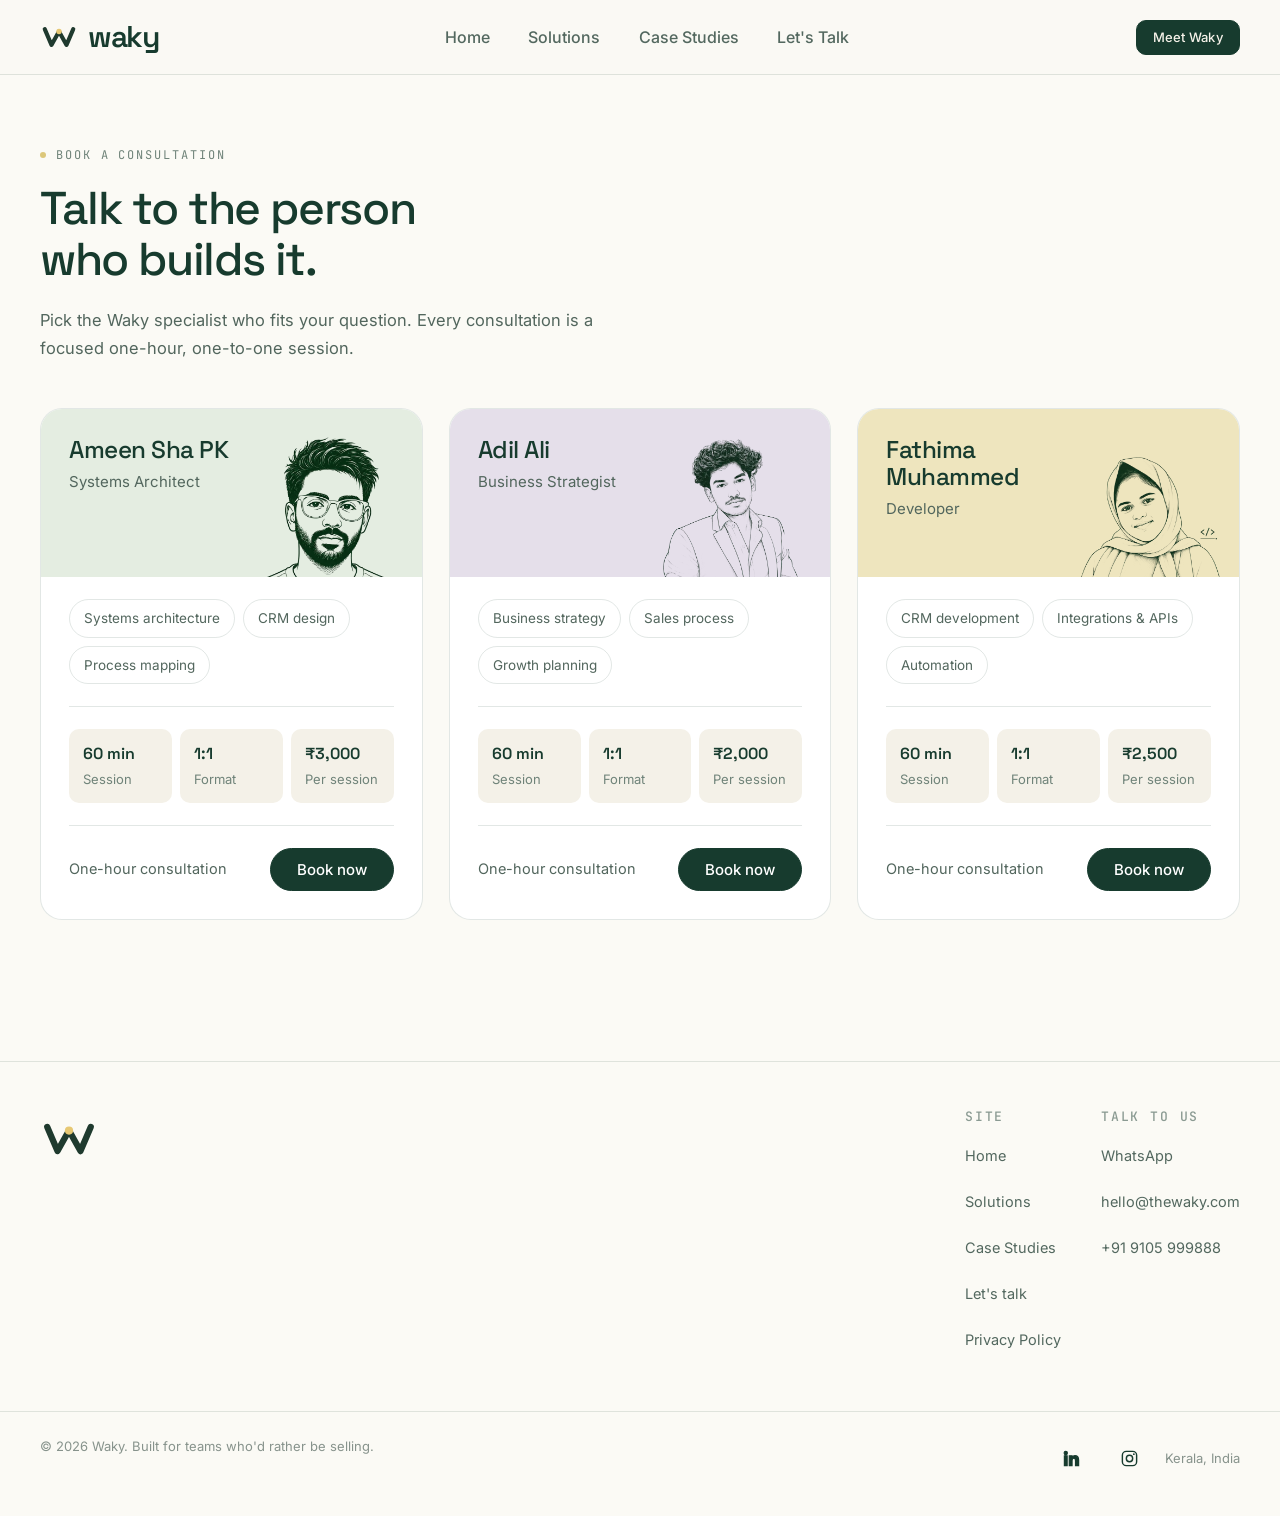
<file: book.html>
<!DOCTYPE html>
<html lang="en">
<head>
<meta charset="UTF-8">
<meta name="viewport" content="width=device-width, initial-scale=1.0">
<title>Choose a Time | Waky</title>
<meta name="robots" content="noindex">
<meta name="description" content="Book a one-hour consultation with Waky's systems architect, business strategist or developer.">
<link rel="canonical" href="https://thewaky.com/book.html">
<link rel="icon" type="image/svg+xml" href="logo.svg">
<link rel="preconnect" href="https://fonts.googleapis.com">
<link href="https://fonts.googleapis.com/css2?family=Space+Grotesk:wght@500;600;700&family=Inter:wght@400;500;600&family=JetBrains+Mono:wght@400;500&display=swap" rel="stylesheet">
<link rel="stylesheet" href="styles.css?v=20261029c">
<script async src="https://www.googletagmanager.com/gtag/js?id=G-2G8WQ6XJQY"></script>
<script>
  window.dataLayer = window.dataLayer || [];
  function gtag(){dataLayer.push(arguments);}
  gtag('js', new Date());
  gtag('config', 'G-2G8WQ6XJQY');
</script>
</head>
<body>

<header class="site">

  <div class="wrap nav">

    <a href="index.html" class="brand">

      <svg viewBox="0 0 48 48">

        <path
          d="M6 14 L14.5 34 L24 17 L33.5 34 L42 14"
          fill="none"
          stroke="#1F3A2E"
          stroke-width="5.2"
          stroke-linecap="round"
          stroke-linejoin="round"
        />

        <circle
          cx="24"
          cy="17"
          r="3.4"
          fill="#E7C873"
        />

      </svg>

      <span>waky</span>

    </a>


    <nav class="nav-links" aria-label="Main navigation">

      <a href="index.html">Home</a>

      <a href="services.html">Solutions</a>
      <a href="case-studies.html">Case Studies</a>

      <a href="contact.html">Let's Talk</a>

    </nav>


    <div class="nav-cta">

      <a
        class="btn btn-primary btn-sm"
        href="consultation.html"
      >
        Meet Waky
      </a>

    </div>

  </div>

</header>

<main>

<section class="book-flow" data-booking>
  <div class="wrap book-wrap">

    <!-- Step 1: date and time -->
    <div class="book-step" data-step="time">
      <a class="book-back" href="consultation.html" aria-label="Back to consultants">&larr;</a>
      <h1 class="book-title">When would you like to meet <span data-person-name>your consultant</span>?</h1>

      <div class="book-time">
        <div class="book-cal" aria-label="Choose a date">
          <div class="book-cal-head">
            <button type="button" class="book-icon-btn" data-month="-1" aria-label="Previous month">&lsaquo;</button>
            <h2 data-month-label></h2>
            <button type="button" class="book-icon-btn" data-month="1" aria-label="Next month">&rsaquo;</button>
          </div>
          <div class="book-cal-grid" role="grid" data-calendar></div>
        </div>

        <div class="book-slots">
          <h2 data-day-label>Pick a date</h2>
          <p class="book-muted" data-day-count></p>
          <div class="book-slot-list" data-slots></div>
        </div>
      </div>
    </div>

    <!-- Step 2: session plan -->
    <div class="book-step" data-step="plan" hidden>
      <button type="button" class="book-back" data-go="time" aria-label="Back to times">&larr;</button>
      <h1 class="book-title">Select a session plan</h1>
      <p class="book-kicker">Consultation &middot; 1h &middot; <span data-chosen-time></span></p>

      <div class="book-toggle" role="tablist" data-plan-toggle>
        <button type="button" role="tab" data-plan="packages" aria-selected="false">Packages</button>
        <button type="button" role="tab" data-plan="single" aria-selected="true">Single</button>
      </div>

      <div class="book-plans" data-plans></div>
    </div>

    <!-- Step 3: details -->
    <div class="book-step" data-step="details" hidden>
      <button type="button" class="book-back" data-go="plan" aria-label="Back to plans">&larr;</button>
      <h1 class="book-title">Your details</h1>
      <p class="book-kicker" data-summary></p>

      <form class="book-form" data-form novalidate>
        <label>Full name<input name="name" autocomplete="name" required></label>
        <label>WhatsApp number<input name="phone" type="tel" autocomplete="tel" placeholder="+91 98765 43210" required></label>
        <label><span>Email <span class="book-muted">(optional)</span></span><input name="email" type="email" autocomplete="email"></label>
        <label><span>What would you like to discuss? <span class="book-muted">(optional)</span></span><textarea name="notes" rows="3"></textarea></label>
        <p class="book-error" data-error role="alert" hidden></p>
        <button class="btn book-cta" type="submit">Confirm booking</button>
        <p class="book-muted book-small">You pay after the session is confirmed. No payment is taken online.</p>
      </form>
    </div>

    <!-- Step 4: done -->
    <div class="book-step book-done" data-step="done" hidden>
      <div class="eyebrow">Booking confirmed</div>
      <h1 class="book-title">You're booked.</h1>
      <p data-done-text></p>
      <p class="book-muted" data-done-ref></p>
      <div class="book-done-actions">
        <a class="btn book-cta" data-manage target="_blank" rel="noopener">View or change booking</a>
        <a class="btn" href="index.html">Back to home</a>
      </div>
    </div>

    <!-- Shown when booking can't load -->
    <div class="book-step" data-step="offline" hidden>
      <a class="book-back" href="consultation.html" aria-label="Back to consultants">&larr;</a>
      <h1 class="book-title">Online booking is taking a break.</h1>
      <p>Message us and we'll find a time that works for you.</p>
      <a class="btn book-cta" data-wa-button data-wa-message="Hi Waky, I'd like to book a consultation.">Book on WhatsApp</a>
    </div>

  </div>
</section>

</main>

<footer class="site">

  <!-- Main footer area -->
  <div class="wrap footer-grid">

    <!-- Waky logo -->
    <div class="brand">

      <svg
        viewBox="0 0 48 48"
        width="26"
        height="26"
        aria-label="Waky"
      >
        <path
          d="M6 14 L14.5 34 L24 17 L33.5 34 L42 14"
          fill="none"
          stroke="#1F3A2E"
          stroke-width="5.2"
          stroke-linecap="round"
          stroke-linejoin="round"
        />

        <circle
          cx="24"
          cy="17"
          r="3.4"
          fill="#E7C873"
        />
      </svg>

    </div>


    <!-- Footer navigation -->
    <div class="footer-links">

      <!-- Site links -->
      <div class="footer-col">

        <h4>Site</h4>

        <a href="index.html">Home</a>

        <a href="services.html">Solutions</a>

        <a href="case-studies.html">Case Studies</a>

        <a href="contact.html">Let's talk</a>

        <a href="privacy.html">Privacy Policy</a>

      </div>


      <!-- Contact links -->
      <div class="footer-col">

        <h4>Talk to us</h4>

        <a
          data-wa-button
          data-wa-message="Hi Waky, I'd like to book a free consultation."
        >
          WhatsApp
        </a>

        <a href="mailto:hello@thewaky.com">
          hello@thewaky.com
        </a>

        <a href="tel:+919105999888">
          +91 9105 999888
        </a>

      </div>

    </div>

  </div>


  <!-- =======================================================
       FOOTER BOTTOM
       ======================================================= -->

  <div class="wrap footer-bottom">

    <!-- Copyright -->
    <span>
      © 2026 Waky. Built for teams who'd rather be selling.
    </span>


    <!-- Social links -->
    <div class="footer-socials">

      <!-- LinkedIn -->
      <a
        href="https://www.linkedin.com/company/waky-labs"
        target="_blank"
        rel="noopener noreferrer"
        aria-label="Waky on LinkedIn"
      >

        <svg
          viewBox="0 0 24 24"
          aria-hidden="true"
        >
          <path
            d="M6.5 8.5H3V21h3.5V8.5ZM4.75 3A2.05 2.05 0 1 0 4.75 7.1 2.05 2.05 0 0 0 4.75 3ZM21 13.9c0-3.75-2-5.5-4.65-5.5-2.15 0-3.1 1.18-3.65 2v-1.9H9.2V21h3.5v-6.2c0-1.63.3-3.2 2.33-3.2 2 0 2.02 1.86 2.02 3.3V21H21v-7.1Z"
          />
        </svg>

      </a>


      <!-- Instagram -->
<a
  href="https://www.instagram.com/wakylabs"
  target="_blank"
  rel="noopener noreferrer"
  aria-label="Waky on Instagram"
>
  <svg
    viewBox="0 0 24 24"
    aria-hidden="true"
  >
    <rect
      x="3"
      y="3"
      width="18"
      height="18"
      rx="5"
      fill="none"
      stroke="currentColor"
      stroke-width="1.8"
    />

    <circle
      cx="12"
      cy="12"
      r="4"
      fill="none"
      stroke="currentColor"
      stroke-width="1.8"
    />

    <circle
      cx="17.5"
      cy="6.5"
      r="1.1"
      fill="currentColor"
      stroke="none"
    />
  </svg>
</a>


    <!-- Location -->
    <span>
      Kerala, India
    </span>

  </div>
</footer>

<script src="script.js?v=20261029b"></script>
<script src="book.js?v=20261029c"></script>
</body>
</html>
</file>
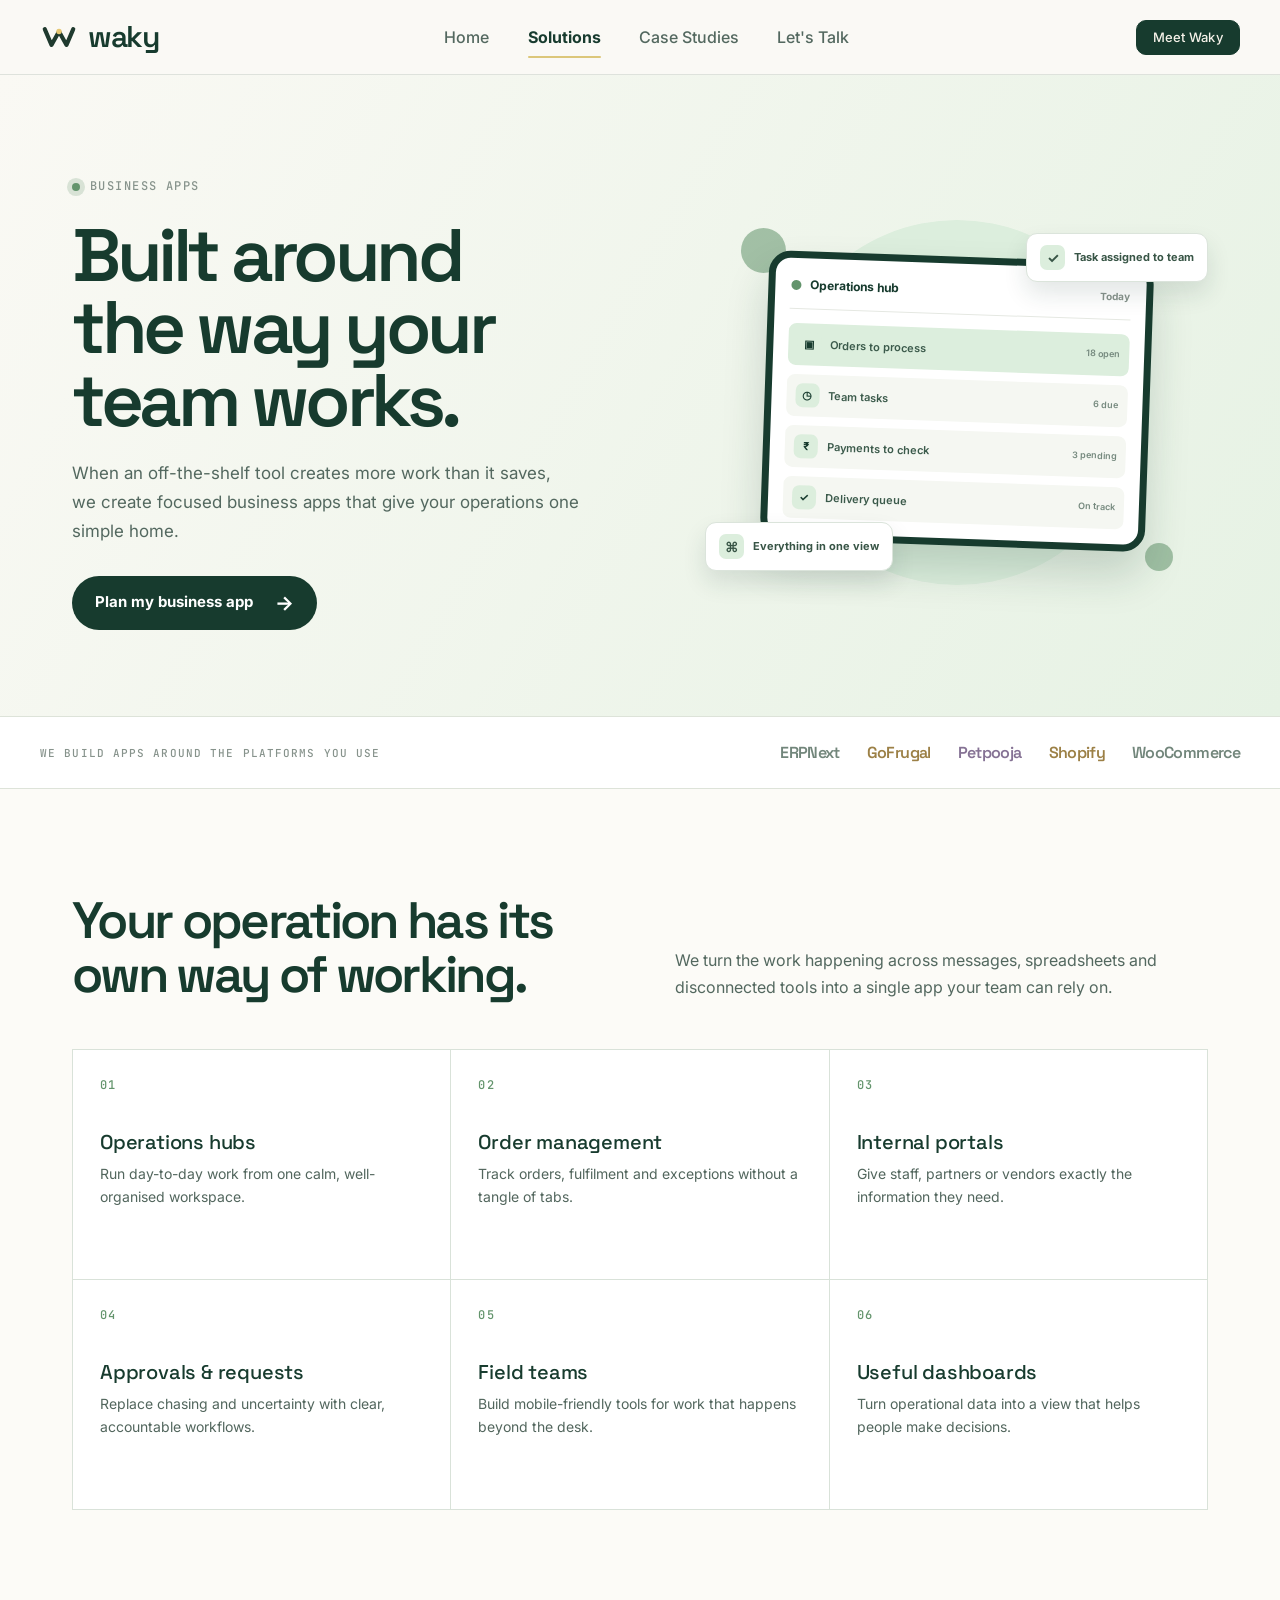
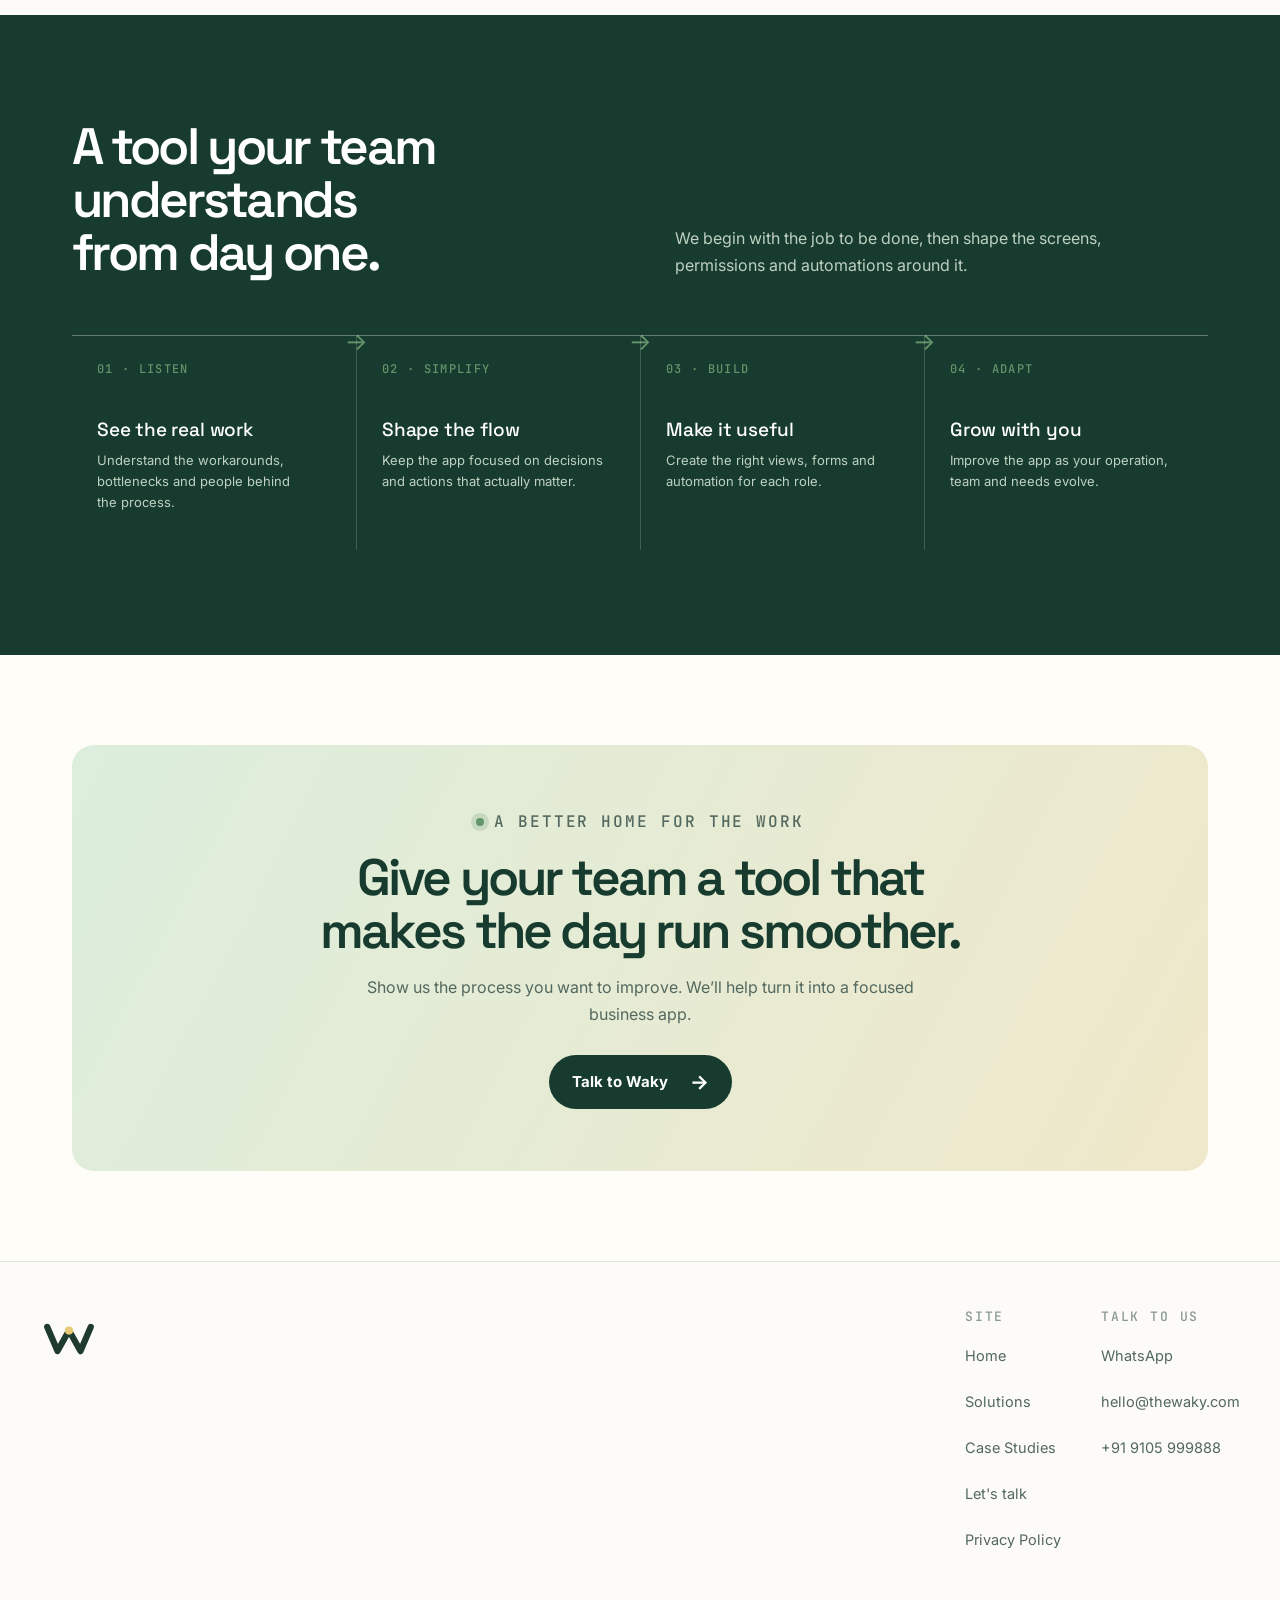
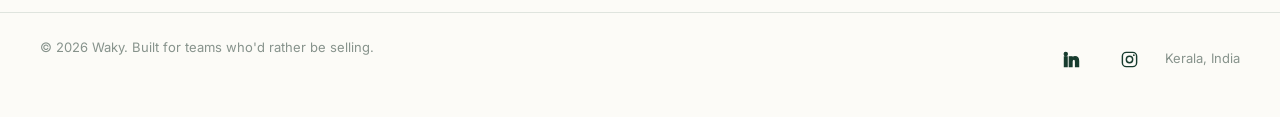
<file: business-apps.html>
<!DOCTYPE html>
<html lang="en">
<head>
  <meta charset="UTF-8"><meta name="viewport" content="width=device-width, initial-scale=1.0">
  <meta name="description" content="Custom business apps and internal tools designed by Waky for smoother operations.">
  <title>Business Apps | Waky</title><link rel="canonical" href="https://thewaky.com/business-apps.html"><meta property="og:type" content="website"><meta property="og:site_name" content="Waky"><meta property="og:title" content="Business Apps | Waky"><meta property="og:description" content="Custom business apps and internal tools designed by Waky for smoother operations."><meta property="og:url" content="https://thewaky.com/business-apps.html"><meta property="og:image" content="https://thewaky.com/og-image.jpg"><meta name="twitter:card" content="summary_large_image"><link rel="icon" type="image/svg+xml" href="logo.svg">
  <link rel="preconnect" href="https://fonts.googleapis.com"><link rel="preconnect" href="https://fonts.gstatic.com" crossorigin>
  <link href="https://fonts.googleapis.com/css2?family=Space+Grotesk:wght@500;600;700&amp;family=Inter:wght@400;500;600;700&amp;family=JetBrains+Mono:wght@400;500&amp;display=swap" rel="stylesheet">
  <link rel="stylesheet" href="styles.css?v=20261029b"><link rel="stylesheet" href="business-system-design.css">
<script async src="https://www.googletagmanager.com/gtag/js?id=G-2G8WQ6XJQY"></script>
<script>
  window.dataLayer = window.dataLayer || [];
  function gtag(){dataLayer.push(arguments);}
  gtag('js', new Date());
  gtag('config', 'G-2G8WQ6XJQY');
</script>
</head>
<body class="solution-page" style="--solution-accent:#63946c;--solution-soft:#dceedd">
  <header class="site">

  <div class="wrap nav">

    <a href="index.html" class="brand">

      <svg viewBox="0 0 48 48">

        <path
          d="M6 14 L14.5 34 L24 17 L33.5 34 L42 14"
          fill="none"
          stroke="#1F3A2E"
          stroke-width="5.2"
          stroke-linecap="round"
          stroke-linejoin="round"
        />

        <circle
          cx="24"
          cy="17"
          r="3.4"
          fill="#E7C873"
        />

      </svg>

      <span>waky</span>

    </a>


    <nav class="nav-links" aria-label="Main navigation">

      <a href="index.html">Home</a>

      <a href="services.html" class="active">Solutions</a>
      <a href="case-studies.html">Case Studies</a>

      <a href="contact.html">Let's Talk</a>

    </nav>


    <div class="nav-cta">

      <a
        class="btn btn-primary btn-sm"
        href="consultation.html"
      >
        Meet Waky
      </a>

    </div>

  </div>

</header>
  <main>
    <section class="solution-hero solution-hero--apps"><div class="wrap solution-hero-grid"><div class="solution-hero-copy"><p class="solution-eyebrow">BUSINESS APPS</p><h1>Built around the way your team works.</h1><p>When an off-the-shelf tool creates more work than it saves, we create focused business apps that give your operations one simple home.</p><a class="solution-action" href="contact.html">Plan my business app <span>→</span></a></div><div class="solution-art" aria-label="Business app dashboard illustration"><div class="solution-orb"></div><div class="solution-float solution-float--one"><strong>✓</strong> Task assigned to team</div><div class="solution-board"><div class="solution-board-head"><i></i> Operations hub <span>Today</span></div><div class="solution-lines"><div class="solution-line highlight"><b>▣</b> Orders to process <em>18 open</em></div><div class="solution-line"><b>◷</b> Team tasks <em>6 due</em></div><div class="solution-line"><b>₹</b> Payments to check <em>3 pending</em></div><div class="solution-line"><b>✓</b> Delivery queue <em>On track</em></div></div></div><div class="solution-float solution-float--two"><strong>⌘</strong> Everything in one view</div></div></div></section>
    <section class="solution-trust"><div class="wrap"><p>WE BUILD APPS AROUND THE PLATFORMS YOU USE</p><div class="app-names"><strong>ERPNext</strong><strong>GoFrugal</strong><strong>Petpooja</strong><strong>Shopify</strong><strong>WooCommerce</strong></div></div></section>
    <section class="solution-section"><div class="wrap"><div class="solution-section-heading"><h2>Your operation has its own way of working.</h2><p>We turn the work happening across messages, spreadsheets and disconnected tools into a single app your team can rely on.</p></div><div class="solution-grid"><article class="solution-card"><span class="solution-card-num">01</span><h3>Operations hubs</h3><p>Run day-to-day work from one calm, well-organised workspace.</p></article><article class="solution-card"><span class="solution-card-num">02</span><h3>Order management</h3><p>Track orders, fulfilment and exceptions without a tangle of tabs.</p></article><article class="solution-card"><span class="solution-card-num">03</span><h3>Internal portals</h3><p>Give staff, partners or vendors exactly the information they need.</p></article><article class="solution-card"><span class="solution-card-num">04</span><h3>Approvals &amp; requests</h3><p>Replace chasing and uncertainty with clear, accountable workflows.</p></article><article class="solution-card"><span class="solution-card-num">05</span><h3>Field teams</h3><p>Build mobile-friendly tools for work that happens beyond the desk.</p></article><article class="solution-card"><span class="solution-card-num">06</span><h3>Useful dashboards</h3><p>Turn operational data into a view that helps people make decisions.</p></article></div></div></section>
    <section class="solution-section solution-section--dark"><div class="wrap"><div class="solution-section-heading"><h2>A tool your team understands from day one.</h2><p>We begin with the job to be done, then shape the screens, permissions and automations around it.</p></div><div class="solution-steps"><article class="solution-step"><b>01 · LISTEN</b><h3>See the real work</h3><p>Understand the workarounds, bottlenecks and people behind the process.</p></article><article class="solution-step"><b>02 · SIMPLIFY</b><h3>Shape the flow</h3><p>Keep the app focused on decisions and actions that actually matter.</p></article><article class="solution-step"><b>03 · BUILD</b><h3>Make it useful</h3><p>Create the right views, forms and automation for each role.</p></article><article class="solution-step"><b>04 · ADAPT</b><h3>Grow with you</h3><p>Improve the app as your operation, team and needs evolve.</p></article></div></div></section>
    <section class="solution-cta"><div class="wrap"><div class="solution-cta-card"><p class="solution-eyebrow">A BETTER HOME FOR THE WORK</p><h2>Give your team a tool that makes the day run smoother.</h2><p>Show us the process you want to improve. We’ll help turn it into a focused business app.</p><a class="solution-action" href="contact.html">Talk to Waky <span>→</span></a></div></div></section>
  </main>
  <footer class="site">

  <!-- Main footer area -->
  <div class="wrap footer-grid">

    <!-- Waky logo -->
    <div class="brand">

      <svg
        viewBox="0 0 48 48"
        width="26"
        height="26"
        aria-label="Waky"
      >
        <path
          d="M6 14 L14.5 34 L24 17 L33.5 34 L42 14"
          fill="none"
          stroke="#1F3A2E"
          stroke-width="5.2"
          stroke-linecap="round"
          stroke-linejoin="round"
        />

        <circle
          cx="24"
          cy="17"
          r="3.4"
          fill="#E7C873"
        />
      </svg>

    </div>


    <!-- Footer navigation -->
    <div class="footer-links">

      <!-- Site links -->
      <div class="footer-col">

        <h4>Site</h4>

        <a href="index.html">Home</a>

        <a href="services.html">Solutions</a>

        <a href="case-studies.html">Case Studies</a>

        <a href="contact.html">Let's talk</a>

        <a href="privacy.html">Privacy Policy</a>

      </div>


      <!-- Contact links -->
      <div class="footer-col">

        <h4>Talk to us</h4>

        <a
          data-wa-button
          data-wa-message="Hi Waky, I'd like to book a free consultation."
        >
          WhatsApp
        </a>

        <a href="mailto:hello@thewaky.com">
          hello@thewaky.com
        </a>

        <a href="tel:+919105999888">
          +91 9105 999888
        </a>

      </div>

    </div>

  </div>


  <!-- =======================================================
       FOOTER BOTTOM
       ======================================================= -->

  <div class="wrap footer-bottom">

    <!-- Copyright -->
    <span>
      © 2026 Waky. Built for teams who'd rather be selling.
    </span>


    <!-- Social links -->
    <div class="footer-socials">

      <!-- LinkedIn -->
      <a
        href="https://www.linkedin.com/company/waky-labs"
        target="_blank"
        rel="noopener noreferrer"
        aria-label="Waky on LinkedIn"
      >

        <svg
          viewBox="0 0 24 24"
          aria-hidden="true"
        >
          <path
            d="M6.5 8.5H3V21h3.5V8.5ZM4.75 3A2.05 2.05 0 1 0 4.75 7.1 2.05 2.05 0 0 0 4.75 3ZM21 13.9c0-3.75-2-5.5-4.65-5.5-2.15 0-3.1 1.18-3.65 2v-1.9H9.2V21h3.5v-6.2c0-1.63.3-3.2 2.33-3.2 2 0 2.02 1.86 2.02 3.3V21H21v-7.1Z"
          />
        </svg>

      </a>


      <!-- Instagram -->
<a
  href="https://www.instagram.com/wakylabs"
  target="_blank"
  rel="noopener noreferrer"
  aria-label="Waky on Instagram"
>
  <svg
    viewBox="0 0 24 24"
    aria-hidden="true"
  >
    <rect
      x="3"
      y="3"
      width="18"
      height="18"
      rx="5"
      fill="none"
      stroke="currentColor"
      stroke-width="1.8"
    />

    <circle
      cx="12"
      cy="12"
      r="4"
      fill="none"
      stroke="currentColor"
      stroke-width="1.8"
    />

    <circle
      cx="17.5"
      cy="6.5"
      r="1.1"
      fill="currentColor"
      stroke="none"
    />
  </svg>
</a>


    <!-- Location -->
    <span>
      Kerala, India
    </span>

  </div>
</footer>
<script src="script.js?v=20261029b"></script>
</body></html>
</file>
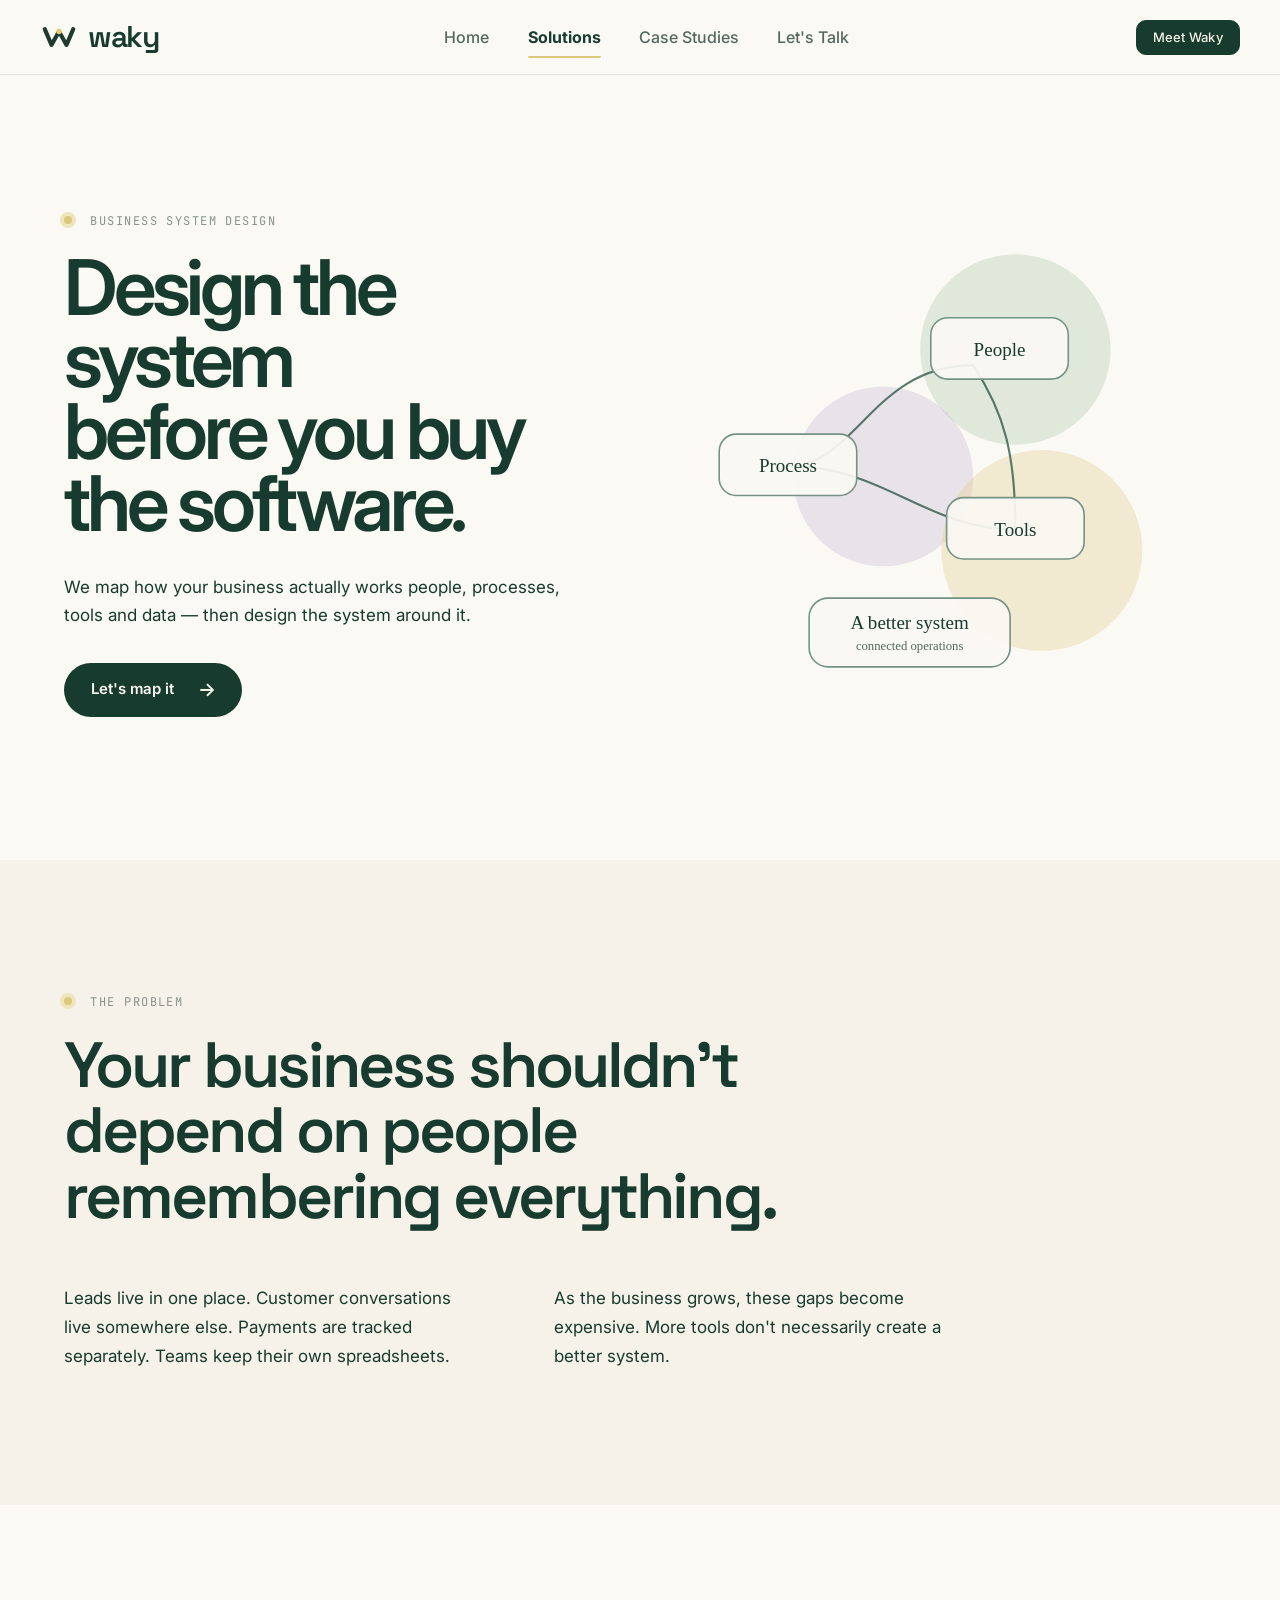
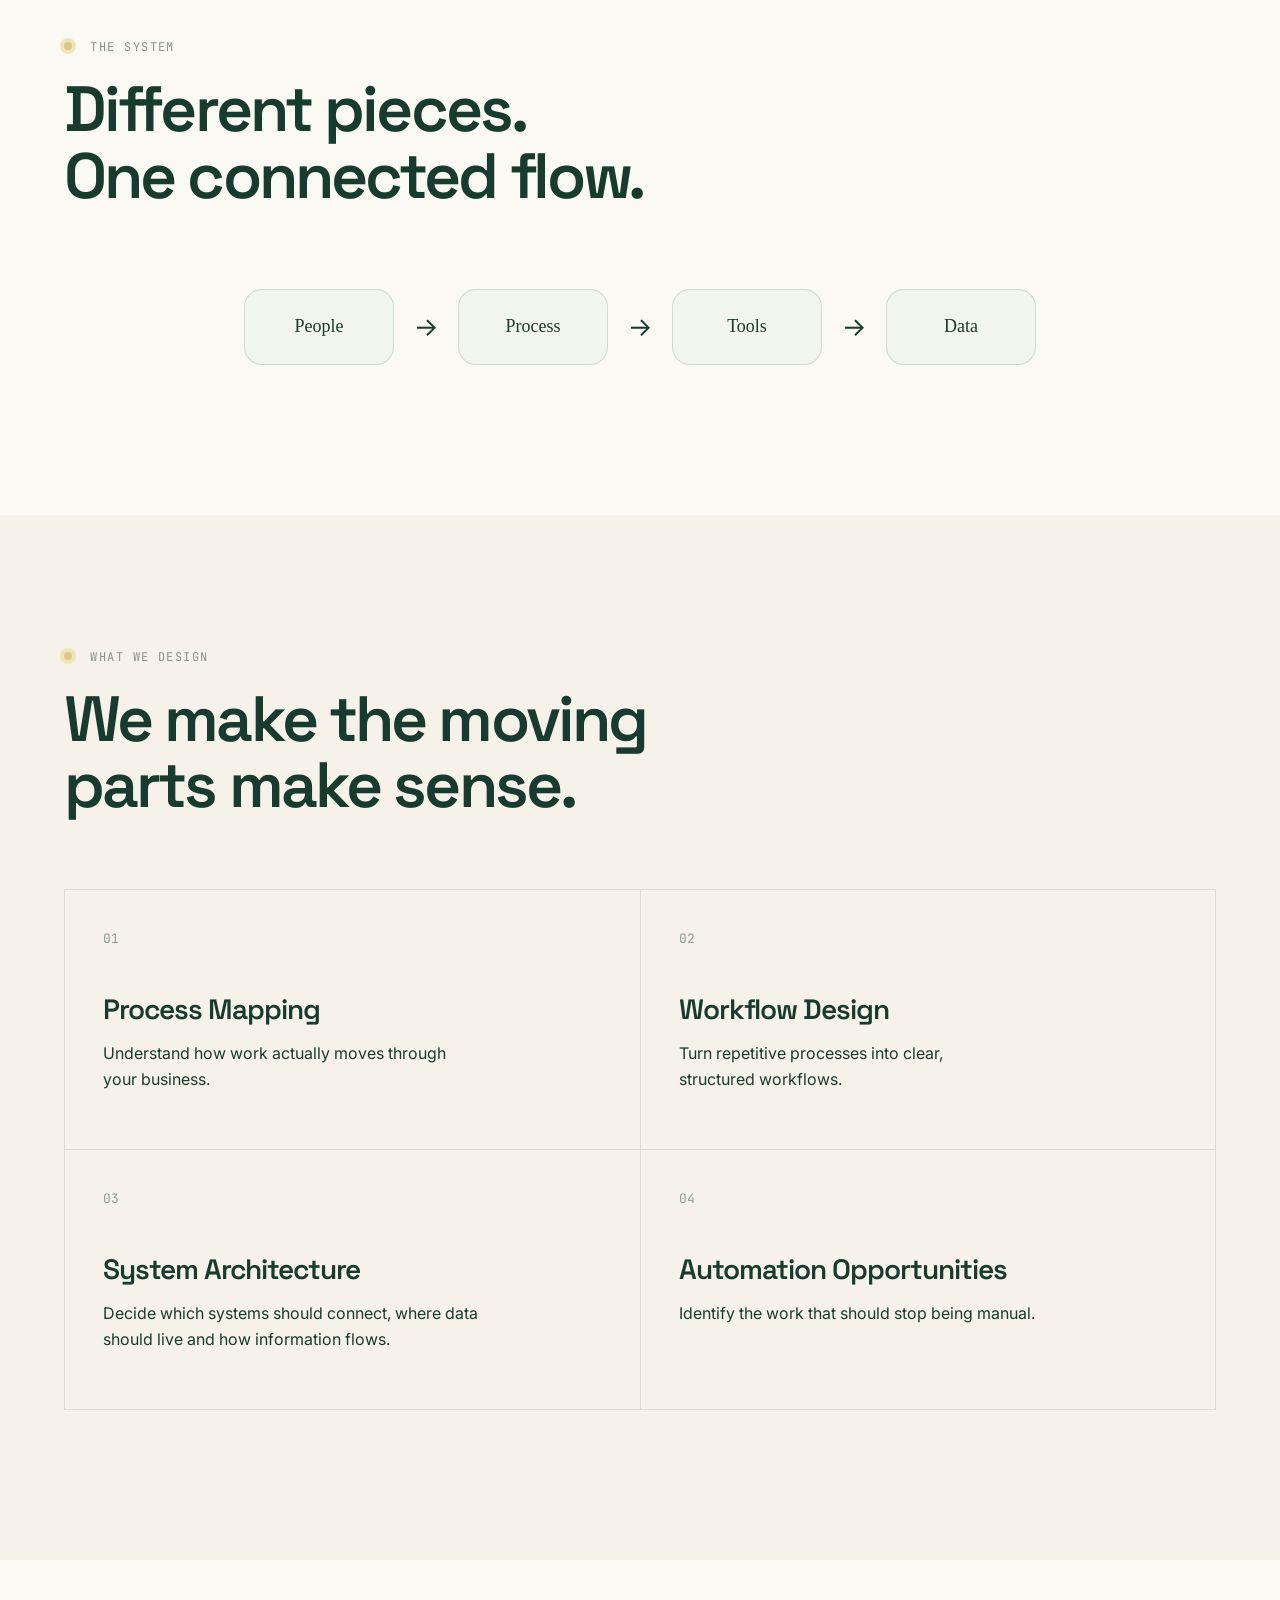
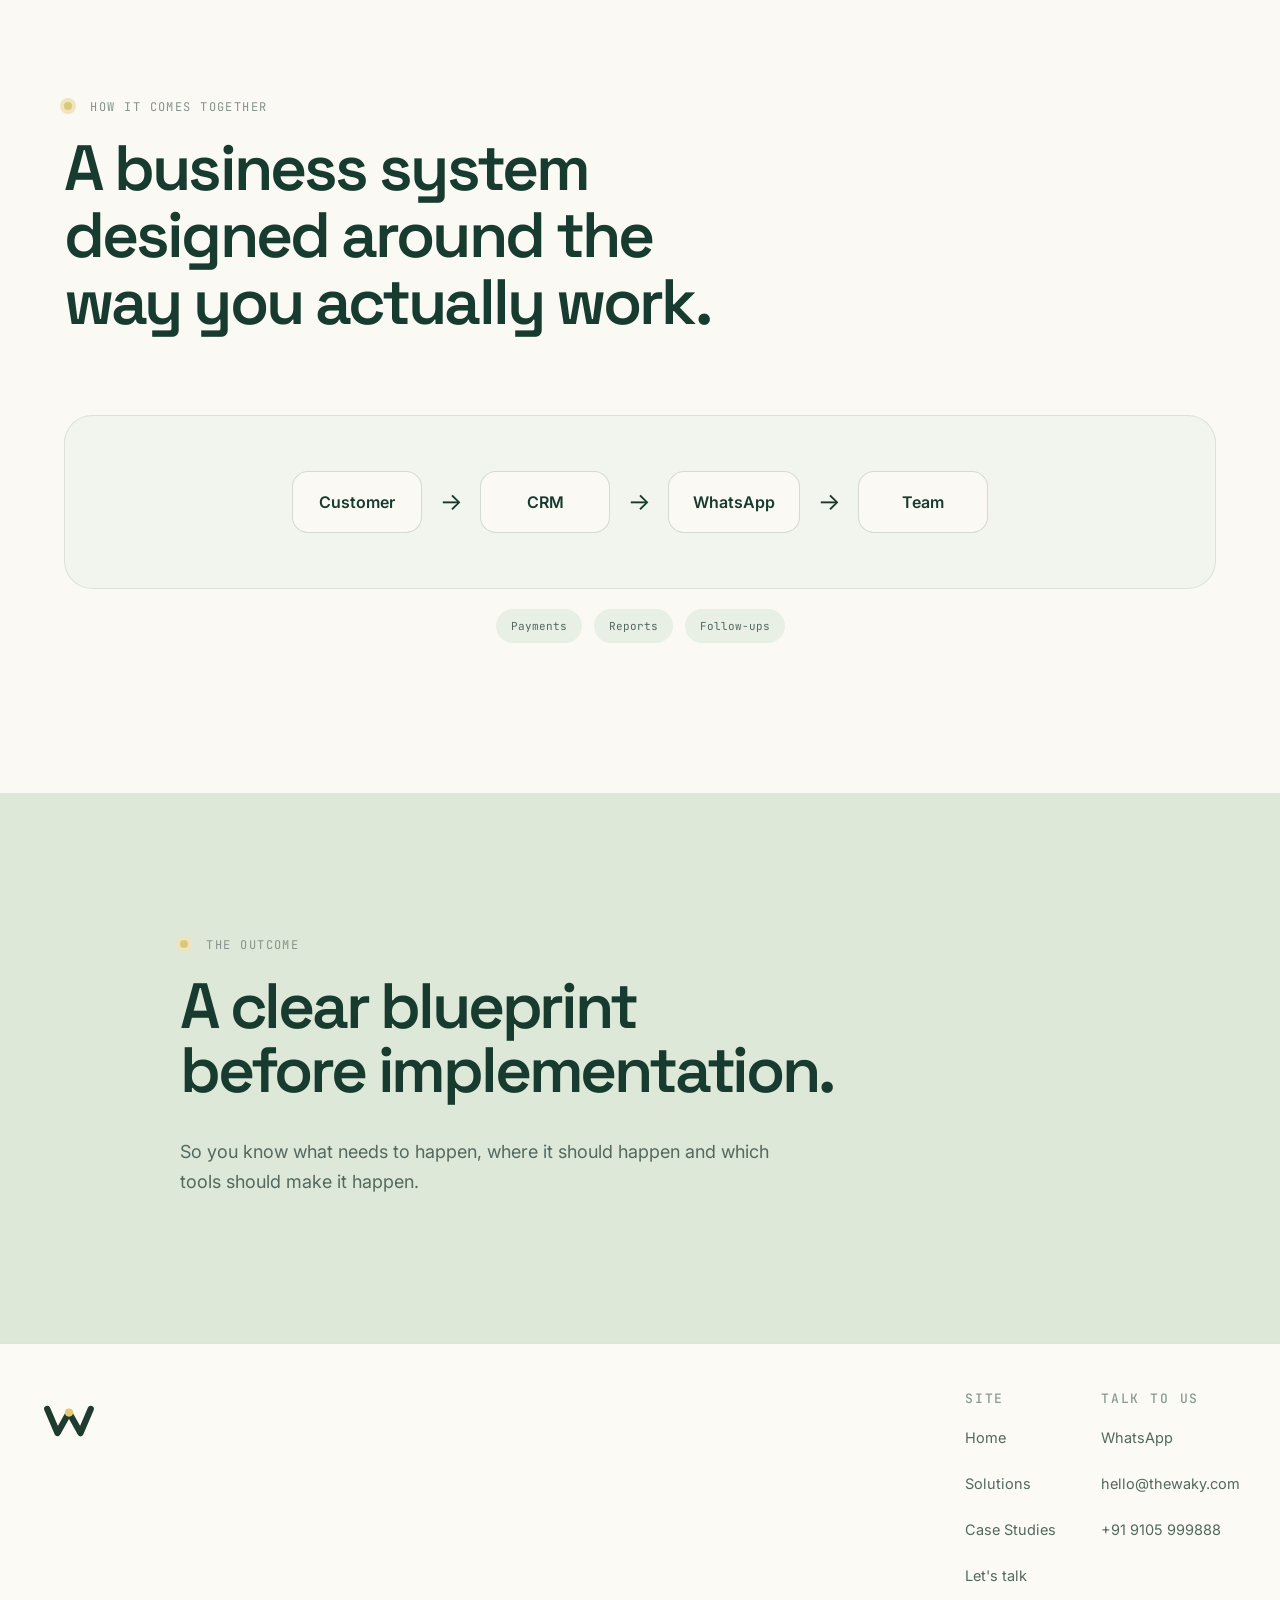
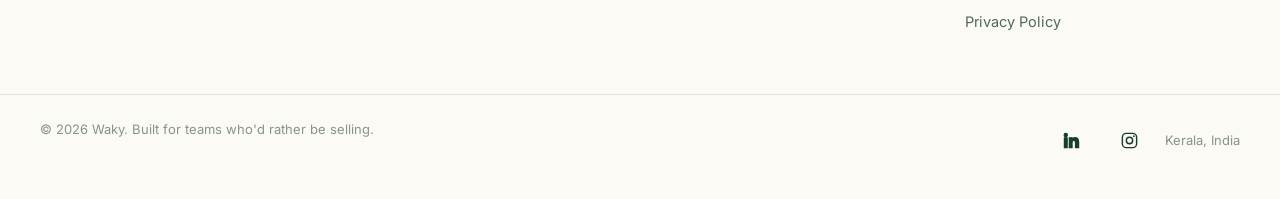
<file: business-system-design.html>
<!DOCTYPE html>
<html lang="en">

<head>

  <meta charset="UTF-8">

  <meta
    name="viewport"
    content="width=device-width, initial-scale=1.0"
  >

  <title>Business System Design | Waky</title><link rel="canonical" href="https://thewaky.com/business-system-design.html"><meta property="og:type" content="website"><meta property="og:site_name" content="Waky"><meta property="og:title" content="Business System Design | Waky"><meta property="og:description" content="Waky designs the systems behind your business before software implementation mapping processes, workflows, tools and data into one connected system."><meta property="og:url" content="https://thewaky.com/business-system-design.html"><meta property="og:image" content="https://thewaky.com/og-image.jpg"><meta name="twitter:card" content="summary_large_image">

  <meta
    name="description"
    content="Waky designs the systems behind your business before software implementation mapping processes, workflows, tools and data into one connected system."
  >

  <link rel="icon" type="image/svg+xml" href="logo.svg">

  <!-- Google Fonts -->
  <link rel="preconnect" href="https://fonts.googleapis.com">

  <link
    href="https://fonts.googleapis.com/css2?family=Space+Grotesk:wght@500;600;700&family=Inter:wght@400;500;600&family=JetBrains+Mono:wght@400;500&display=swap"
    rel="stylesheet"
  >

  <!-- Waky global styles -->
<link rel="stylesheet" href="styles.css?v=20261029b">

<!-- Business System Design page styles -->
<link rel="stylesheet" href="business-system-design.css">

<script async src="https://www.googletagmanager.com/gtag/js?id=G-2G8WQ6XJQY"></script>
<script>
  window.dataLayer = window.dataLayer || [];
  function gtag(){dataLayer.push(arguments);}
  gtag('js', new Date());
  gtag('config', 'G-2G8WQ6XJQY');
</script>
</head>


<body>


<!-- =========================================================
     HEADER
     ========================================================= -->

<header class="site">

  <div class="wrap nav">

    <a href="index.html" class="brand">

      <svg viewBox="0 0 48 48">

        <path
          d="M6 14 L14.5 34 L24 17 L33.5 34 L42 14"
          fill="none"
          stroke="#1F3A2E"
          stroke-width="5.2"
          stroke-linecap="round"
          stroke-linejoin="round"
        />

        <circle
          cx="24"
          cy="17"
          r="3.4"
          fill="#E7C873"
        />

      </svg>

      <span>waky</span>

    </a>


    <nav class="nav-links" aria-label="Main navigation">

      <a href="index.html">Home</a>

      <a href="services.html" class="active">Solutions</a>
      <a href="case-studies.html">Case Studies</a>

      <a href="contact.html">Let's Talk</a>

    </nav>


    <div class="nav-cta">

      <a
        class="btn btn-primary btn-sm"
        href="consultation.html"
      >
        Meet Waky
      </a>

    </div>

  </div>

</header>



<main>


<!-- =========================================================
     SERVICE HERO
     ========================================================= -->

<section class="system-hero">

  <div class="wrap system-hero-grid">


    <!-- LEFT -->

    <div class="system-hero-content">

      <p class="system-eyebrow">
        BUSINESS SYSTEM DESIGN
      </p>


      <h1>
        Design the system
        <br>
        before you buy
        <br>
        the software.
      </h1>


      <p class="system-hero-text">

        We map how your business actually works  
        people, processes, tools and data — then
        design the system around it.

      </p>


      <a
        href="contact.html"
        class="system-hero-action"
      >
        Let's map it
        <span>→</span>
      </a>

    </div>



    <!-- RIGHT   SYSTEM ILLUSTRATION -->

    <div class="system-hero-art">

      <svg
        viewBox="0 0 560 480"
        aria-hidden="true"
      >

        <!-- Soft pastel fields -->

        <circle
          cx="370"
          cy="130"
          r="90"
          class="system-art-green"
        />

        <circle
          cx="245"
          cy="250"
          r="85"
          class="system-art-lavender"
        />

        <circle
          cx="395"
          cy="320"
          r="95"
          class="system-art-gold"
        />


        <!-- Connection lines -->

        <path
          d="M155 240 C220 240 235 145 330 145"
          class="system-art-line"
        />

        <path
          d="M155 240 C245 240 285 300 370 300"
          class="system-art-line"
        />

        <path
          d="M330 145 C360 190 370 230 370 300"
          class="system-art-line"
        />


        <!-- People -->

        <rect
          x="290"
          y="100"
          width="130"
          height="58"
          rx="16"
          class="system-art-box"
        />

        <text
          x="355"
          y="136"
          text-anchor="middle"
          class="system-art-text"
        >
          People
        </text>


        <!-- Process -->

        <rect
          x="90"
          y="210"
          width="130"
          height="58"
          rx="16"
          class="system-art-box"
        />

        <text
          x="155"
          y="246"
          text-anchor="middle"
          class="system-art-text"
        >
          Process
        </text>


        <!-- Tools -->

        <rect
          x="305"
          y="270"
          width="130"
          height="58"
          rx="16"
          class="system-art-box"
        />

        <text
          x="370"
          y="306"
          text-anchor="middle"
          class="system-art-text"
        >
          Tools
        </text>


        <!-- Outcome -->

        <rect
          x="175"
          y="365"
          width="190"
          height="65"
          rx="18"
          class="system-art-box"
        />

        <text
          x="270"
          y="394"
          text-anchor="middle"
          class="system-art-text"
        >
          A better system
        </text>

        <text
          x="270"
          y="414"
          text-anchor="middle"
          class="system-art-small"
        >
          connected operations
        </text>

      </svg>

    </div>

  </div>

</section>



<!-- =========================================================
     THE PROBLEM
     ========================================================= -->

<section class="system-problem">

  <div class="wrap">

    <p class="system-eyebrow">
      THE PROBLEM
    </p>

    <h2>
      Your business shouldn't
      depend on people
      remembering everything.
    </h2>


    <div class="system-problem-grid">

      <p>
        Leads live in one place.
        Customer conversations live somewhere else.
        Payments are tracked separately.
        Teams keep their own spreadsheets.
      </p>

      <p>
        As the business grows,
        these gaps become expensive.
        More tools don't necessarily create
        a better system.
      </p>

    </div>

  </div>

</section>



<!-- =========================================================
     THE SYSTEM
     ========================================================= -->

<section class="system-map">

  <div class="wrap">

    <div class="system-section-heading">

      <p class="system-eyebrow">
        THE SYSTEM
      </p>

      <h2>
        Different pieces.
        <br>
        One connected flow.
      </h2>

    </div>


    <div class="system-flow">

      <div class="system-flow-item">
        People
      </div>

      <span>→</span>

      <div class="system-flow-item">
        Process
      </div>

      <span>→</span>

      <div class="system-flow-item">
        Tools
      </div>

      <span>→</span>

      <div class="system-flow-item">
        Data
      </div>

    </div>

  </div>

</section>



<!-- =========================================================
     WHAT WE DESIGN
     ========================================================= -->

<section class="system-design">

  <div class="wrap">

    <div class="system-section-heading">

      <p class="system-eyebrow">
        WHAT WE DESIGN
      </p>

      <h2>
        We make the moving
        parts make sense.
      </h2>

    </div>


    <div class="system-design-grid">


      <article class="system-design-item">

        <span class="system-item-number">
          01
        </span>

        <h3>
          Process Mapping
        </h3>

        <p>
          Understand how work actually moves
          through your business.
        </p>

      </article>



      <article class="system-design-item">

        <span class="system-item-number">
          02
        </span>

        <h3>
          Workflow Design
        </h3>

        <p>
          Turn repetitive processes into
          clear, structured workflows.
        </p>

      </article>



      <article class="system-design-item">

        <span class="system-item-number">
          03
        </span>

        <h3>
          System Architecture
        </h3>

        <p>
          Decide which systems should connect,
          where data should live and how information flows.
        </p>

      </article>



      <article class="system-design-item">

        <span class="system-item-number">
          04
        </span>

        <h3>
          Automation Opportunities
        </h3>

        <p>
          Identify the work that should stop
          being manual.
        </p>

      </article>


    </div>

  </div>

</section>



<!-- =========================================================
     EXAMPLE SYSTEM
     ========================================================= -->

<section class="system-example">

  <div class="wrap">

    <div class="system-example-heading">

      <p class="system-eyebrow">
        HOW IT COMES TOGETHER
      </p>

      <h2>
        A business system
        designed around the way
        you actually work.
      </h2>

    </div>


    <div class="system-example-map">

      <div class="system-example-node">
        Customer
      </div>

      <div class="system-example-arrow">
        →
      </div>

      <div class="system-example-node">
        CRM
      </div>

      <div class="system-example-arrow">
        →
      </div>

      <div class="system-example-node">
        WhatsApp
      </div>

      <div class="system-example-arrow">
        →
      </div>

      <div class="system-example-node">
        Team
      </div>

    </div>


    <div class="system-example-bottom">

      <span>
        Payments
      </span>

      <span>
        Reports
      </span>

      <span>
        Follow-ups
      </span>

    </div>

  </div>

</section>



<!-- =========================================================
     OUTCOME
     ========================================================= -->

<section class="system-outcome">

  <div class="wrap">

    <p class="system-eyebrow">
      THE OUTCOME
    </p>

    <h2>
      A clear blueprint
      before implementation.
    </h2>

    <p>
      So you know what needs to happen,
      where it should happen and
      which tools should make it happen.
    </p>

  </div>

</section>






<!-- =========================================================
     FOOTER
     ========================================================= -->

<footer class="site">

  <!-- Main footer area -->
  <div class="wrap footer-grid">

    <!-- Waky logo -->
    <div class="brand">

      <svg
        viewBox="0 0 48 48"
        width="26"
        height="26"
        aria-label="Waky"
      >
        <path
          d="M6 14 L14.5 34 L24 17 L33.5 34 L42 14"
          fill="none"
          stroke="#1F3A2E"
          stroke-width="5.2"
          stroke-linecap="round"
          stroke-linejoin="round"
        />

        <circle
          cx="24"
          cy="17"
          r="3.4"
          fill="#E7C873"
        />
      </svg>

    </div>


    <!-- Footer navigation -->
    <div class="footer-links">

      <!-- Site links -->
      <div class="footer-col">

        <h4>Site</h4>

        <a href="index.html">Home</a>

        <a href="services.html">Solutions</a>

        <a href="case-studies.html">Case Studies</a>

        <a href="contact.html">Let's talk</a>

        <a href="privacy.html">Privacy Policy</a>

      </div>


      <!-- Contact links -->
      <div class="footer-col">

        <h4>Talk to us</h4>

        <a
          data-wa-button
          data-wa-message="Hi Waky, I'd like to book a free consultation."
        >
          WhatsApp
        </a>

        <a href="mailto:hello@thewaky.com">
          hello@thewaky.com
        </a>

        <a href="tel:+919105999888">
          +91 9105 999888
        </a>

      </div>

    </div>

  </div>


  <!-- =======================================================
       FOOTER BOTTOM
       ======================================================= -->

  <div class="wrap footer-bottom">

    <!-- Copyright -->
    <span>
      © 2026 Waky. Built for teams who'd rather be selling.
    </span>


    <!-- Social links -->
    <div class="footer-socials">

      <!-- LinkedIn -->
      <a
        href="https://www.linkedin.com/company/waky-labs"
        target="_blank"
        rel="noopener noreferrer"
        aria-label="Waky on LinkedIn"
      >

        <svg
          viewBox="0 0 24 24"
          aria-hidden="true"
        >
          <path
            d="M6.5 8.5H3V21h3.5V8.5ZM4.75 3A2.05 2.05 0 1 0 4.75 7.1 2.05 2.05 0 0 0 4.75 3ZM21 13.9c0-3.75-2-5.5-4.65-5.5-2.15 0-3.1 1.18-3.65 2v-1.9H9.2V21h3.5v-6.2c0-1.63.3-3.2 2.33-3.2 2 0 2.02 1.86 2.02 3.3V21H21v-7.1Z"
          />
        </svg>

      </a>


      <!-- Instagram -->
<a
  href="https://www.instagram.com/wakylabs"
  target="_blank"
  rel="noopener noreferrer"
  aria-label="Waky on Instagram"
>
  <svg
    viewBox="0 0 24 24"
    aria-hidden="true"
  >
    <rect
      x="3"
      y="3"
      width="18"
      height="18"
      rx="5"
      fill="none"
      stroke="currentColor"
      stroke-width="1.8"
    />

    <circle
      cx="12"
      cy="12"
      r="4"
      fill="none"
      stroke="currentColor"
      stroke-width="1.8"
    />

    <circle
      cx="17.5"
      cy="6.5"
      r="1.1"
      fill="currentColor"
      stroke="none"
    />
  </svg>
</a>


    <!-- Location -->
    <span>
      Kerala, India
    </span>

  </div>
</footer>



<script src="script.js?v=20261029b"></script>


</body>

</html>
</file>
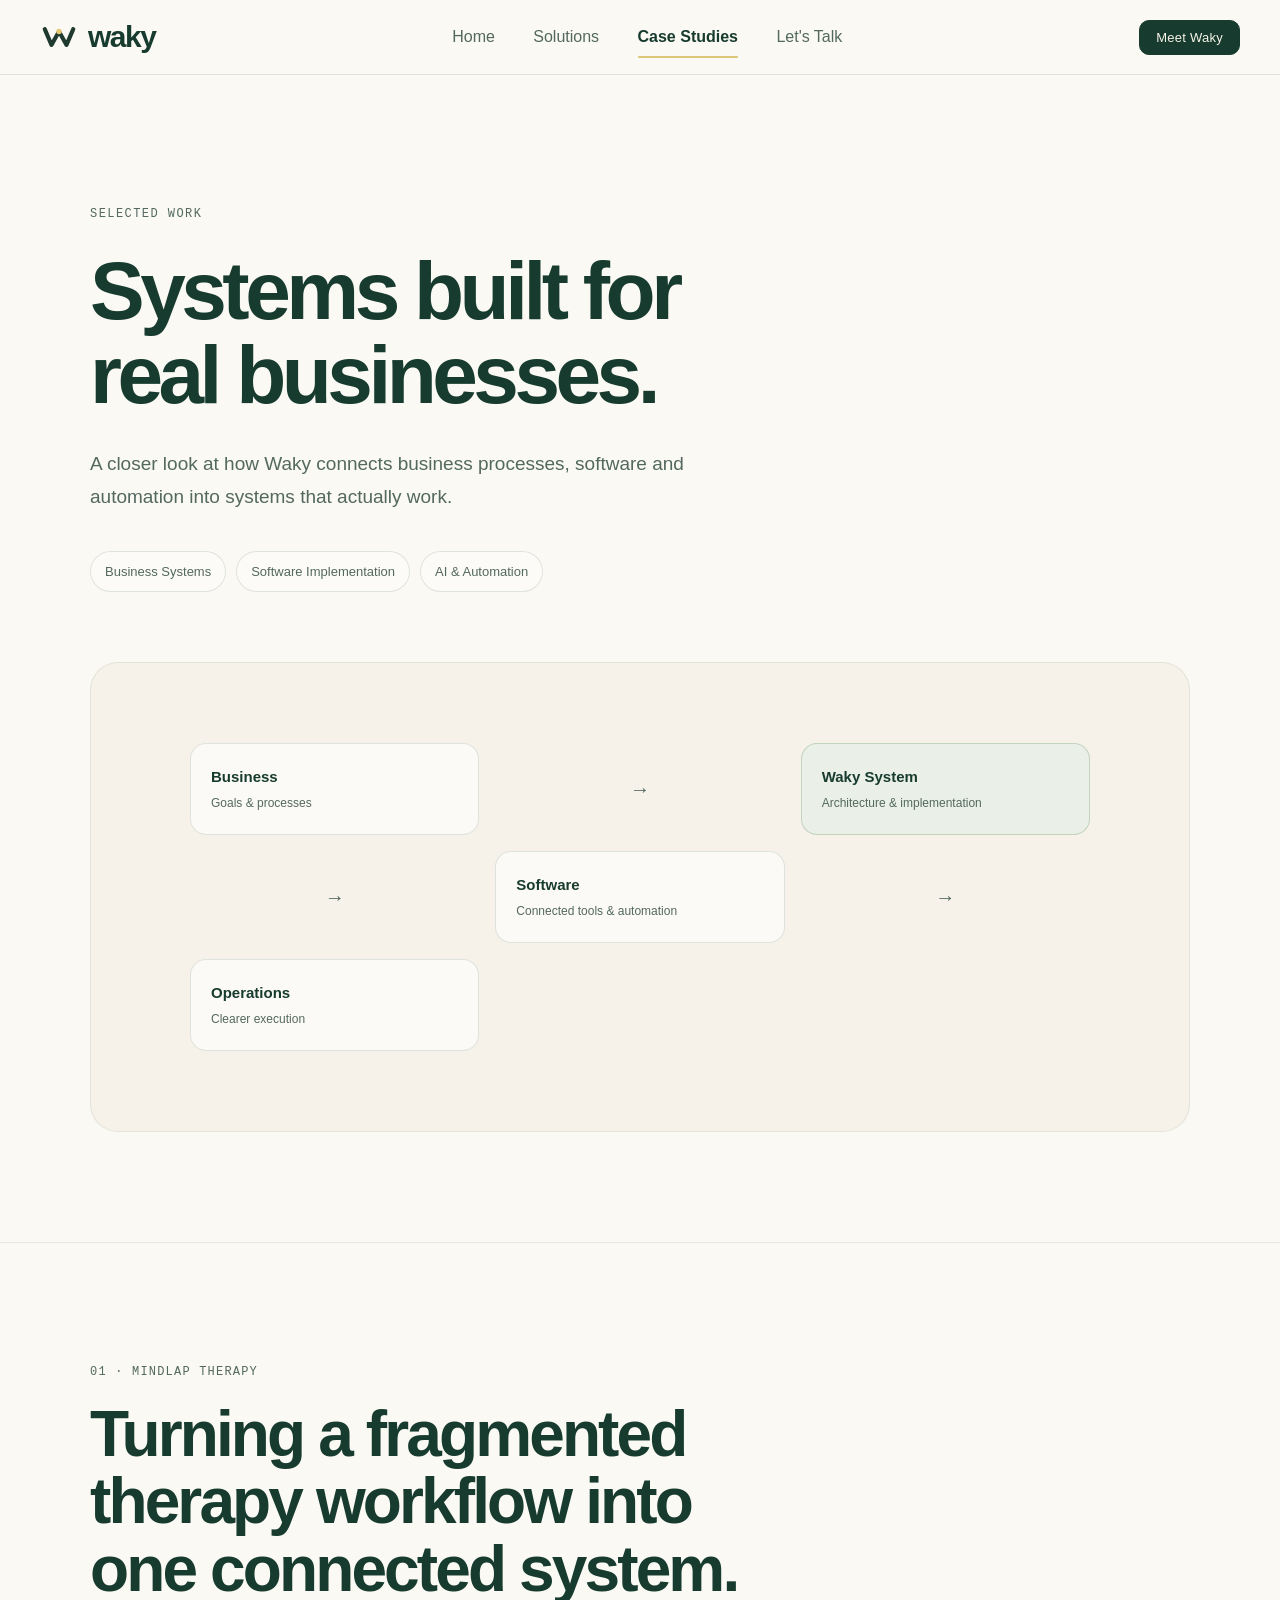
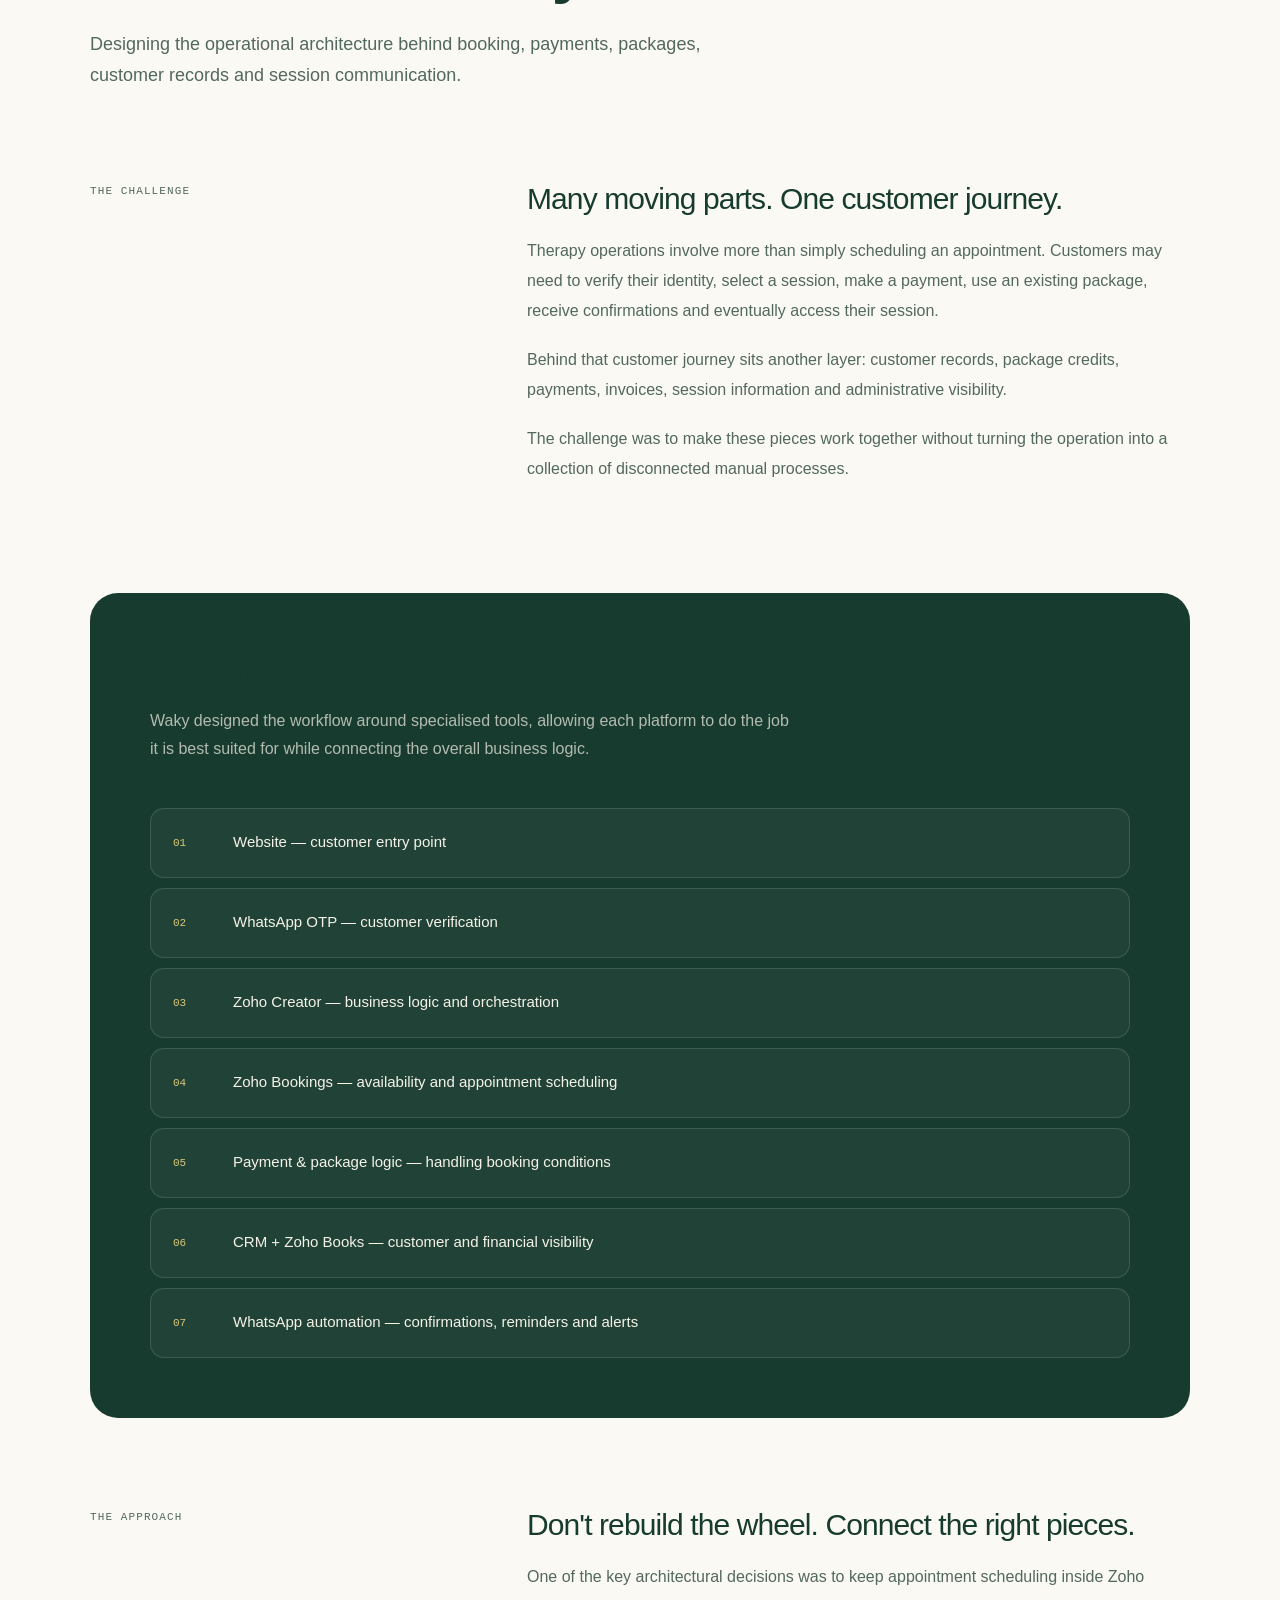
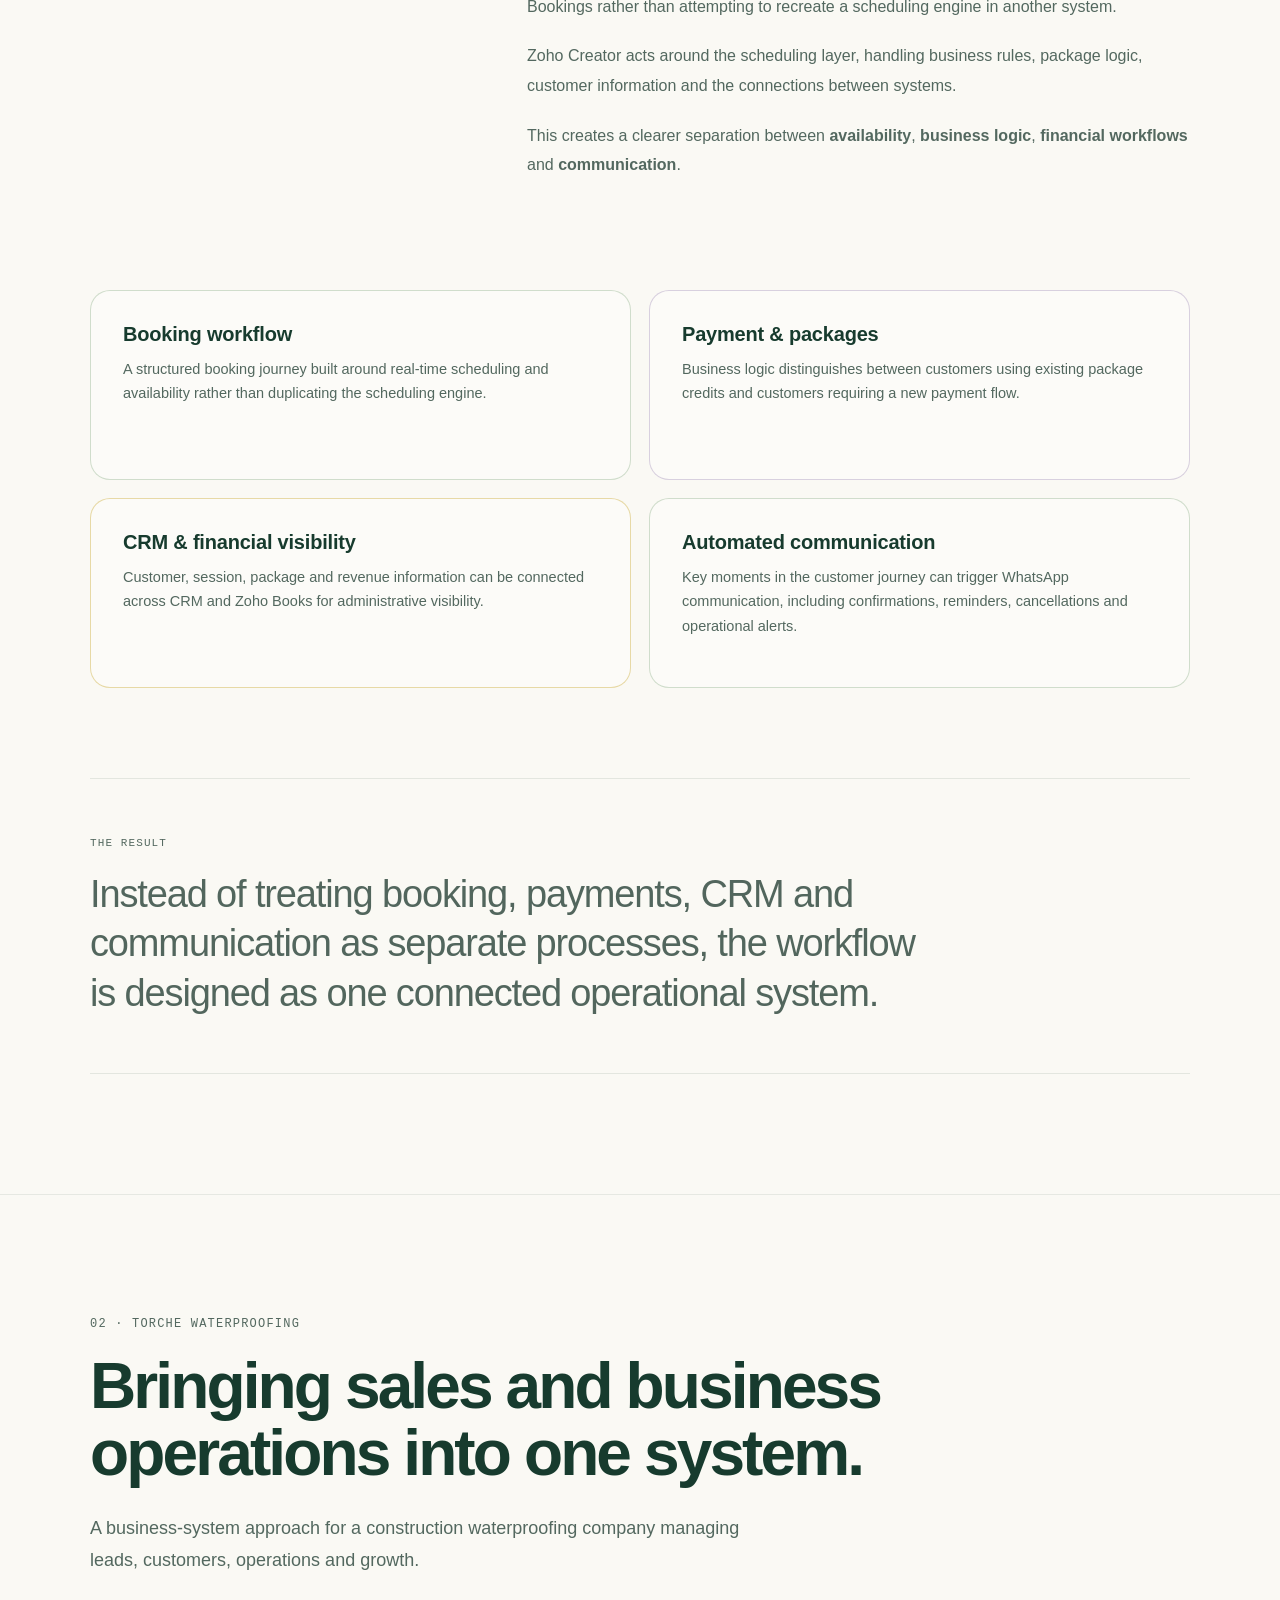
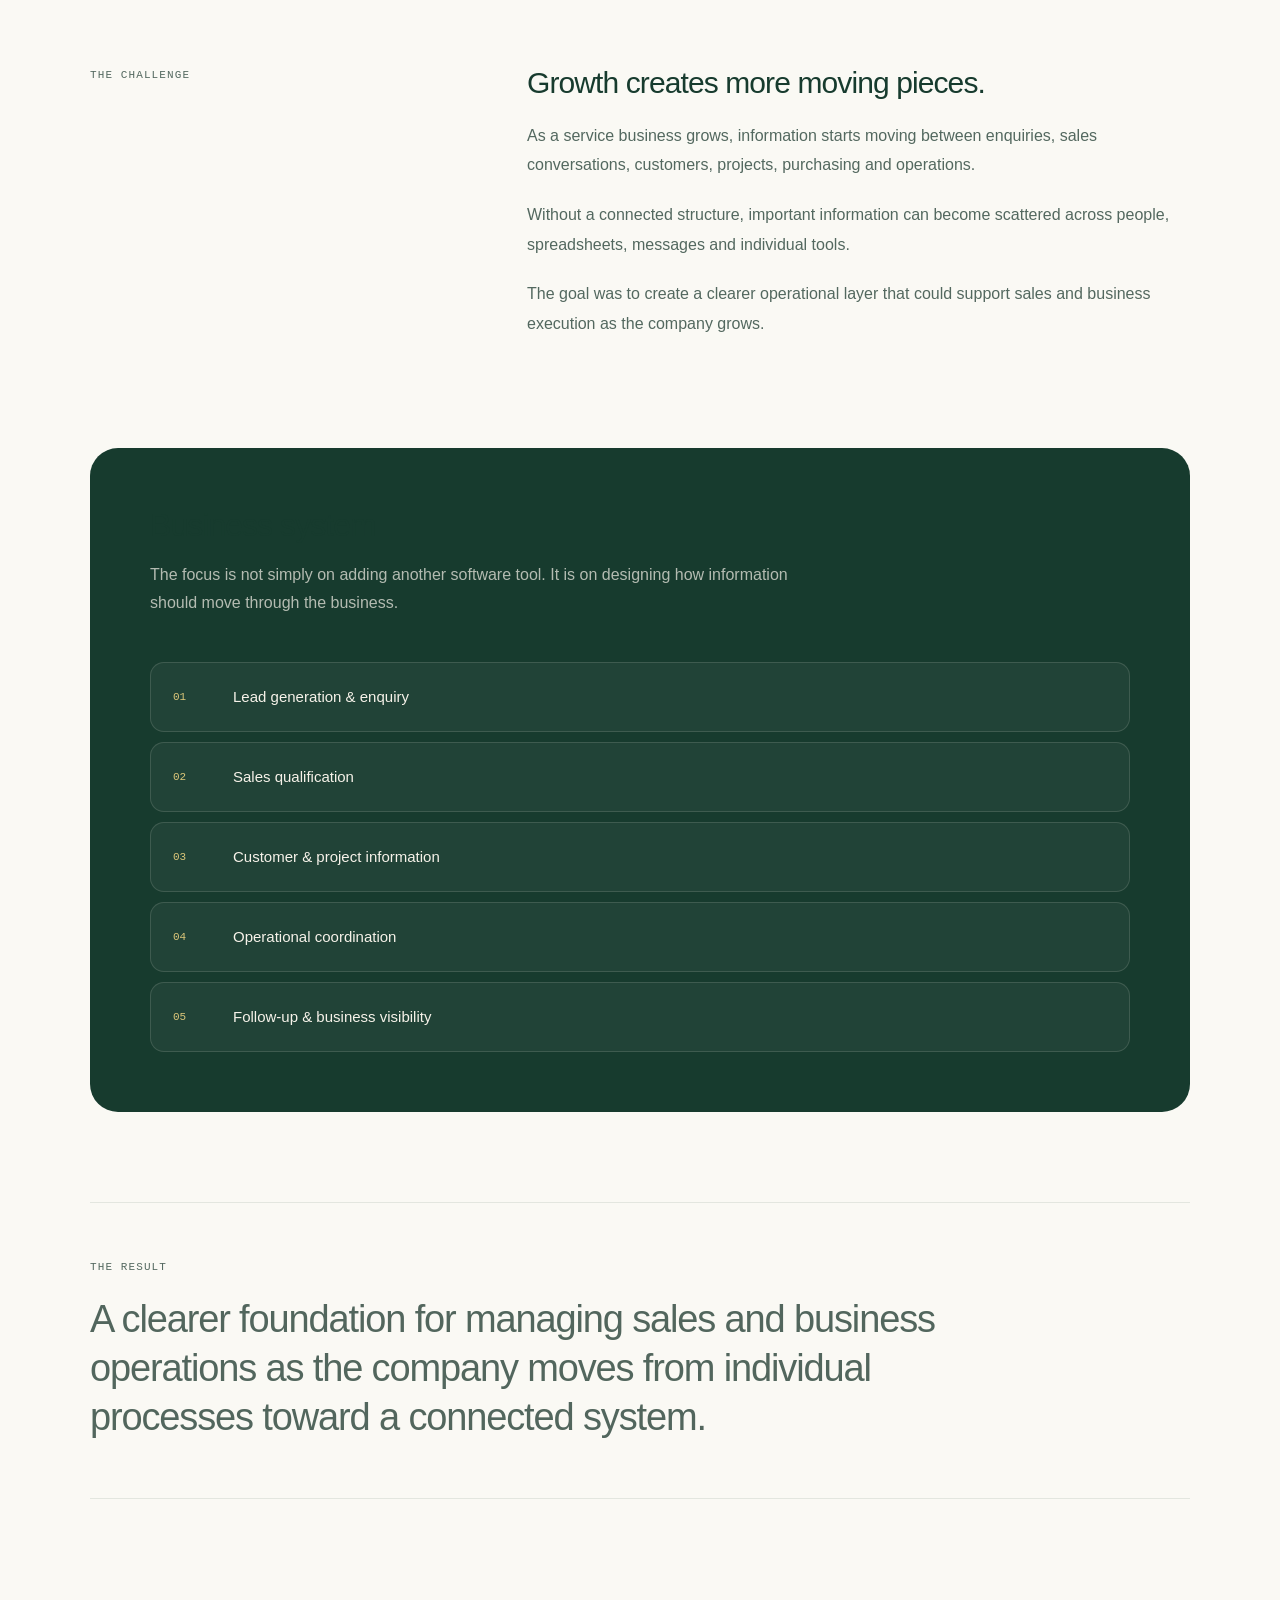
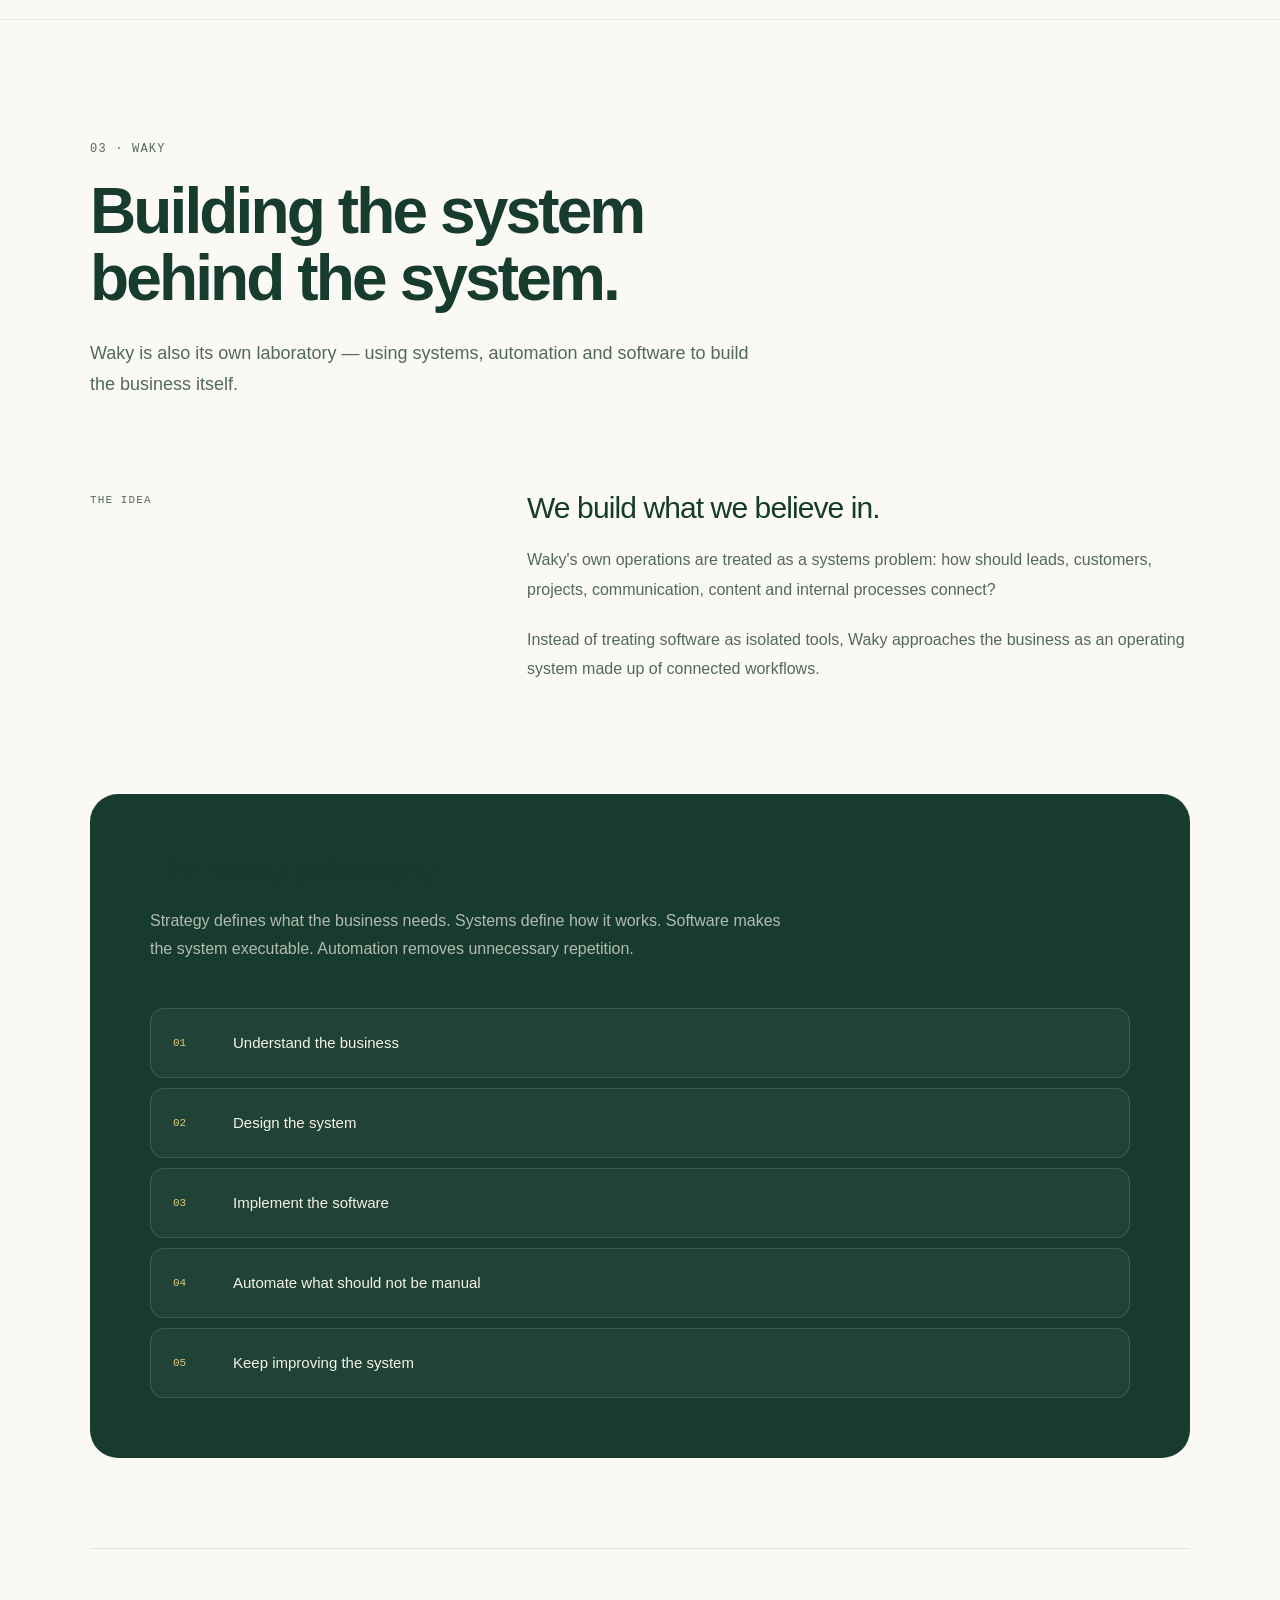
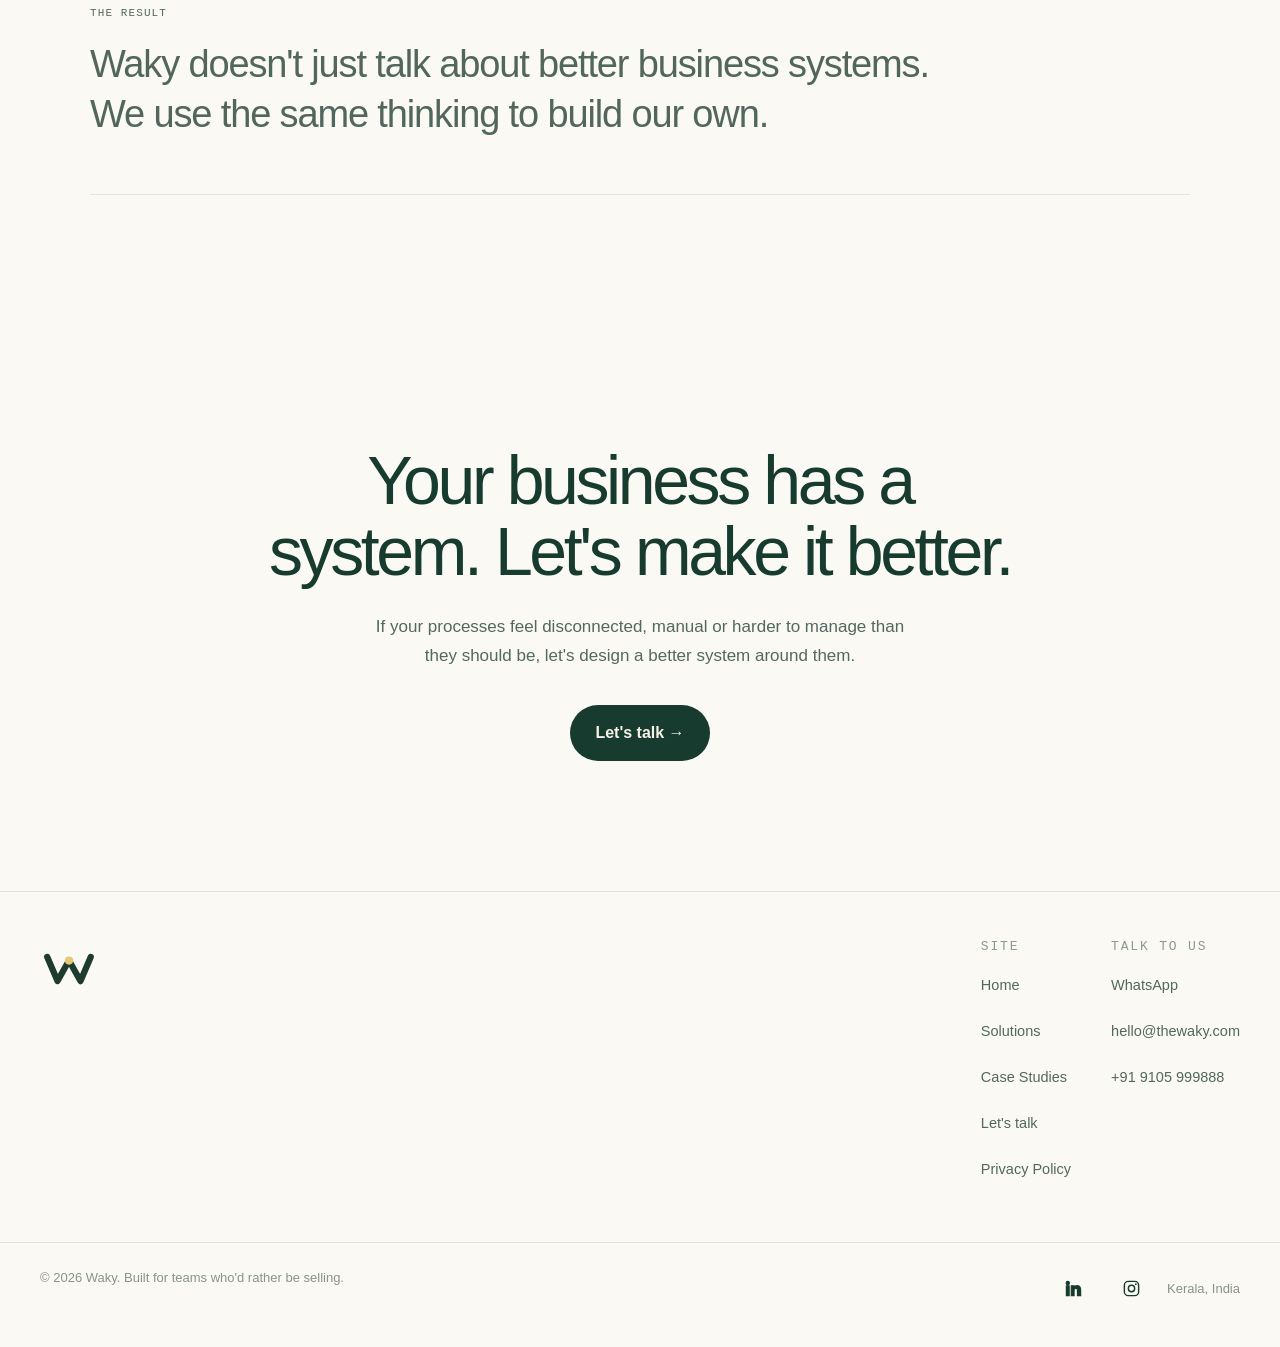
<file: case-studies.html>
<!DOCTYPE html>
<html lang="en">
<head>
  <meta charset="UTF-8">

  <meta name="viewport" content="width=device-width, initial-scale=1.0">

  <title>Case Studies | Waky</title><meta property="og:type" content="website"><meta property="og:site_name" content="Waky"><meta property="og:title" content="Case Studies | Waky"><meta property="og:description" content="Explore Waky case studies covering CRM, automation, finance, AI systems and custom business software for real businesses."><meta property="og:url" content="https://thewaky.com/case-studies.html"><meta property="og:image" content="https://thewaky.com/og-image.jpg"><meta name="twitter:card" content="summary_large_image">

  <meta
    name="description"
    content="Explore Waky case studies covering CRM, automation, finance, AI systems and custom business software for real businesses."
  >

  <link rel="canonical" href="https://thewaky.com/case-studies.html">
  <link rel="stylesheet" href="styles.css?v=20261029b">

  <style>
    /* =========================================================
       WAKY   CASE STUDIES
       ========================================================= */

    .case-page{
      background:#FAF9F4;
      color:#173B2E;
    }

    .case-container{
      width:min(1100px, calc(100% - 48px));
      margin:0 auto;
    }

    /* ---------- Header ---------- */

    .case-header{
      position:sticky;
      top:0;
      z-index:50;
      background:rgba(250,249,244,.92);
      backdrop-filter:blur(14px);
      border-bottom:1px solid rgba(23,59,46,.08);
    }

    .case-header-inner{
      width:min(1290px, calc(100% - 48px));
      min-height:86px;
      margin:0 auto;
      display:flex;
      align-items:center;
      justify-content:space-between;
    }

    .case-logo{
      display:flex;
      align-items:center;
      gap:12px;
      color:#173B2E;
      text-decoration:none;
      font-size:30px;
      font-weight:700;
      letter-spacing:-.04em;
    }

    .case-logo-mark{
      font-size:38px;
      line-height:1;
      font-weight:800;
      letter-spacing:-.18em;
    }

    .case-nav{
      display:flex;
      align-items:center;
      gap:44px;
    }

    .case-nav a{
      position:relative;
      color:#53685F;
      text-decoration:none;
      font-size:16px;
      font-weight:500;
    }

    .case-nav a:hover{
      color:#173B2E;
    }

    .case-nav a.active{
      color:#173B2E;
    }

    .case-nav a.active::after{
      content:"";
      position:absolute;
      left:0;
      right:0;
      bottom:-28px;
      height:2px;
      background:#DCC77A;
    }

    .case-header-button{
      display:inline-flex;
      align-items:center;
      justify-content:center;
      min-height:50px;
      padding:0 26px;
      border:1px solid rgba(23,59,46,.12);
      border-radius:999px;
      color:#173B2E;
      text-decoration:none;
      font-weight:600;
    }

    .case-header-button:hover{
      border-color:#173B2E;
    }

    /* ---------- Hero ---------- */

    .case-hero{
      padding:130px 0 110px;
    }

    .case-eyebrow{
      margin:0 0 24px;
      font-family:var(--mono,monospace);
      font-size:12px;
      letter-spacing:.12em;
      color:#53685F;
    }

    .case-hero h1{
      max-width:920px;
      margin:0;
      font-size:clamp(48px,7vw,82px);
      line-height:1.02;
      letter-spacing:-.055em;
      font-weight:600;
    }

    .case-hero-intro{
      max-width:680px;
      margin:32px 0 0;
      font-size:19px;
      line-height:1.7;
      color:#53685F;
    }

    .case-hero-meta{
      display:flex;
      flex-wrap:wrap;
      gap:10px;
      margin-top:38px;
    }

    .case-tag{
      padding:9px 14px;
      border:1px solid rgba(23,59,46,.12);
      border-radius:999px;
      font-size:13px;
      color:#53685F;
      background:rgba(255,255,255,.35);
    }

    /* ---------- Featured system visual ---------- */

    .case-visual{
      margin-top:70px;
      min-height:470px;
      border-radius:28px;
      background:#F6F2E9;
      border:1px solid rgba(23,59,46,.08);
      display:flex;
      align-items:center;
      justify-content:center;
      padding:55px;
      overflow:hidden;
    }

    .system-flow{
      width:min(900px,100%);
      display:grid;
      grid-template-columns:1fr 1fr 1fr;
      gap:16px;
      align-items:center;
    }

    .flow-box{
      min-height:92px;
      padding:20px;
      border:1px solid rgba(23,59,46,.12);
      border-radius:16px;
      background:rgba(255,255,255,.62);
      display:flex;
      flex-direction:column;
      justify-content:center;
    }

    .flow-box strong{
      font-size:15px;
    }

    .flow-box span{
      margin-top:5px;
      font-size:12px;
      color:#53685F;
    }

    .flow-arrow{
      text-align:center;
      font-size:20px;
      color:#53685F;
    }

    .flow-main{
      border-color:rgba(184,204,180,.8);
      background:#EAF0E8;
    }

    /* ---------- Study intro ---------- */

    .study{
      padding:120px 0;
      border-top:1px solid rgba(23,59,46,.09);
    }

    .study-number{
      font-family:var(--mono,monospace);
      font-size:12px;
      color:#53685F;
      letter-spacing:.1em;
    }

    .study-heading{
      max-width:850px;
      margin-top:18px;
    }

    .study-heading h2{
      margin:0;
      font-size:clamp(38px,5vw,64px);
      line-height:1.05;
      letter-spacing:-.045em;
      font-weight:600;
    }

    .study-heading p{
      max-width:680px;
      margin:26px 0 0;
      font-size:18px;
      line-height:1.75;
      color:#53685F;
    }

    /* ---------- Two column content ---------- */

    .study-grid{
      margin-top:90px;
      display:grid;
      grid-template-columns:.7fr 1.3fr;
      gap:80px;
    }

    .study-label{
      font-family:var(--mono,monospace);
      font-size:11px;
      letter-spacing:.1em;
      color:#53685F;
    }

    .study-content h3{
      margin:0 0 20px;
      font-size:30px;
      line-height:1.15;
      letter-spacing:-.03em;
    }

    .study-content p{
      margin:0 0 20px;
      font-size:16px;
      line-height:1.85;
      color:#53685F;
    }

    /* ---------- Architecture ---------- */

    .architecture{
      margin-top:90px;
      padding:60px;
      border-radius:28px;
      background:#173B2E;
      color:#F6F2E9;
    }

    .architecture h3{
      margin:0;
      font-size:32px;
      letter-spacing:-.03em;
    }

    .architecture-intro{
      max-width:650px;
      margin:18px 0 45px;
      color:rgba(246,242,233,.7);
      line-height:1.75;
    }

    .architecture-flow{
      display:grid;
      gap:10px;
    }

    .architecture-step{
      display:grid;
      grid-template-columns:60px 1fr;
      align-items:center;
      min-height:70px;
      padding:0 22px;
      border:1px solid rgba(246,242,233,.14);
      border-radius:14px;
      background:rgba(255,255,255,.045);
    }

    .architecture-step-number{
      font-family:var(--mono,monospace);
      font-size:11px;
      color:#DCC77A;
    }

    .architecture-step strong{
      font-size:15px;
      font-weight:500;
    }

    /* ---------- Capability blocks ---------- */

    .capabilities{
      margin-top:90px;
      display:grid;
      grid-template-columns:repeat(2,1fr);
      gap:18px;
    }

    .capability{
      min-height:190px;
      padding:32px;
      border:1px solid rgba(23,59,46,.1);
      border-radius:20px;
      background:rgba(255,255,255,.34);
    }

    .capability:nth-child(1){
      border-color:rgba(184,204,180,.65);
    }

    .capability:nth-child(2){
      border-color:rgba(197,184,209,.65);
    }

    .capability:nth-child(3){
      border-color:rgba(220,199,122,.65);
    }

    .capability:nth-child(4){
      border-color:rgba(184,204,180,.65);
    }

    .capability h4{
      margin:0 0 12px;
      font-size:20px;
    }

    .capability p{
      margin:0;
      color:#53685F;
      line-height:1.7;
      font-size:14.5px;
    }

    /* ---------- Result ---------- */

    .study-result{
      margin-top:90px;
      padding:55px 0;
      border-top:1px solid rgba(23,59,46,.1);
      border-bottom:1px solid rgba(23,59,46,.1);
    }

    .study-result p{
      max-width:850px;
      margin:18px 0 0;
      font-size:clamp(25px,3vw,38px);
      line-height:1.3;
      letter-spacing:-.03em;
    }

    /* ---------- Study separator ---------- */

    .study-separator{
      height:1px;
      margin:0 auto;
      width:min(1100px,calc(100% - 48px));
      background:rgba(23,59,46,.1);
    }

    /* ---------- CTA ---------- */

    .case-cta{
      padding:130px 0;
      text-align:center;
    }

    .case-cta h2{
      max-width:760px;
      margin:0 auto;
      font-size:clamp(42px,6vw,68px);
      line-height:1.05;
      letter-spacing:-.05em;
    }

    .case-cta p{
      max-width:560px;
      margin:25px auto 0;
      color:#53685F;
      font-size:17px;
      line-height:1.7;
    }

    .case-cta-button{
      display:inline-flex;
      margin-top:34px;
      padding:15px 25px;
      border-radius:999px;
      background:#173B2E;
      color:#F6F2E9;
      text-decoration:none;
      font-weight:600;
    }

    /* ---------- Mobile ---------- */

    @media(max-width:800px){

      .case-header-inner{
        min-height:72px;
      }

      .case-nav{
        display:none;
      }

      .case-header-button{
        min-height:44px;
        padding:0 18px;
        font-size:14px;
      }

      .case-hero{
        padding:90px 0 80px;
      }

      .case-container{
        width:min(100% - 36px,1100px);
      }

      .case-visual{
        padding:25px;
        min-height:380px;
      }

      .system-flow{
        grid-template-columns:1fr;
      }

      .flow-arrow{
        transform:rotate(90deg);
      }

      .study{
        padding:85px 0;
      }

      .study-grid{
        grid-template-columns:1fr;
        gap:35px;
        margin-top:60px;
      }

      .architecture{
        padding:32px 24px;
      }

      .capabilities{
        grid-template-columns:1fr;
      }

      .case-cta{
        padding:90px 0;
      }
    }
  </style>
<script async src="https://www.googletagmanager.com/gtag/js?id=G-2G8WQ6XJQY"></script>
<script>
  window.dataLayer = window.dataLayer || [];
  function gtag(){dataLayer.push(arguments);}
  gtag('js', new Date());
  gtag('config', 'G-2G8WQ6XJQY');
</script>
</head>

<body class="case-page">

  <!-- =======================================================
       HEADER
       ======================================================= -->

  <header class="site">

  <div class="wrap nav">

    <a href="index.html" class="brand">

      <svg viewBox="0 0 48 48">

        <path
          d="M6 14 L14.5 34 L24 17 L33.5 34 L42 14"
          fill="none"
          stroke="#1F3A2E"
          stroke-width="5.2"
          stroke-linecap="round"
          stroke-linejoin="round"
        />

        <circle
          cx="24"
          cy="17"
          r="3.4"
          fill="#E7C873"
        />

      </svg>

      <span>waky</span>

    </a>


    <nav class="nav-links" aria-label="Main navigation">

      <a href="index.html">Home</a>

      <a href="services.html">Solutions</a>
      <a href="case-studies.html">Case Studies</a>

      <a href="contact.html">Let's Talk</a>

    </nav>


    <div class="nav-cta">

      <a
        class="btn btn-primary btn-sm"
        href="consultation.html"
      >
        Meet Waky
      </a>

    </div>

  </div>

</header>


  <main>

    <!-- =====================================================
         HERO
         ===================================================== -->

    <section class="case-hero">
      <div class="case-container">

        <p class="case-eyebrow">SELECTED WORK</p>

        <h1>
          Systems built for<br>
          real businesses.
        </h1>

        <p class="case-hero-intro">
          A closer look at how Waky connects business processes,
          software and automation into systems that actually work.
        </p>

        <div class="case-hero-meta">
          <span class="case-tag">Business Systems</span>
          <span class="case-tag">Software Implementation</span>
          <span class="case-tag">AI & Automation</span>
        </div>

        <div class="case-visual">

          <div class="system-flow">

            <div class="flow-box">
              <strong>Business</strong>
              <span>Goals & processes</span>
            </div>

            <div class="flow-arrow">→</div>

            <div class="flow-box flow-main">
              <strong>Waky System</strong>
              <span>Architecture & implementation</span>
            </div>

            <div class="flow-arrow">→</div>

            <div class="flow-box">
              <strong>Software</strong>
              <span>Connected tools & automation</span>
            </div>

            <div class="flow-arrow">→</div>

            <div class="flow-box">
              <strong>Operations</strong>
              <span>Clearer execution</span>
            </div>

          </div>

        </div>

      </div>
    </section>


    <!-- =====================================================
         CASE STUDY 01   MINDLAP
         ===================================================== -->

    <section class="study">

      <div class="case-container">

        <div class="study-number">01 · MINDLAP THERAPY</div>

        <div class="study-heading">

          <h2>
            Turning a fragmented therapy workflow into one connected system.
          </h2>

          <p>
            Designing the operational architecture behind booking,
            payments, packages, customer records and session
            communication.
          </p>

        </div>


        <div class="study-grid">

          <div>
            <div class="study-label">THE CHALLENGE</div>
          </div>

          <div class="study-content">

            <h3>
              Many moving parts. One customer journey.
            </h3>

            <p>
              Therapy operations involve more than simply scheduling
              an appointment. Customers may need to verify their
              identity, select a session, make a payment, use an
              existing package, receive confirmations and eventually
              access their session.
            </p>

            <p>
              Behind that customer journey sits another layer:
              customer records, package credits, payments, invoices,
              session information and administrative visibility.
            </p>

            <p>
              The challenge was to make these pieces work together
              without turning the operation into a collection of
              disconnected manual processes.
            </p>

          </div>

        </div>


        <!-- Architecture -->

        <div class="architecture">

          <h3>System architecture</h3>

          <p class="architecture-intro">
            Waky designed the workflow around specialised tools,
            allowing each platform to do the job it is best suited
            for while connecting the overall business logic.
          </p>

          <div class="architecture-flow">

            <div class="architecture-step">
              <span class="architecture-step-number">01</span>
              <strong>Website — customer entry point</strong>
            </div>

            <div class="architecture-step">
              <span class="architecture-step-number">02</span>
              <strong>WhatsApp OTP — customer verification</strong>
            </div>

            <div class="architecture-step">
              <span class="architecture-step-number">03</span>
              <strong>Zoho Creator — business logic and orchestration</strong>
            </div>

            <div class="architecture-step">
              <span class="architecture-step-number">04</span>
              <strong>Zoho Bookings — availability and appointment scheduling</strong>
            </div>

            <div class="architecture-step">
              <span class="architecture-step-number">05</span>
              <strong>Payment & package logic — handling booking conditions</strong>
            </div>

            <div class="architecture-step">
              <span class="architecture-step-number">06</span>
              <strong>CRM + Zoho Books — customer and financial visibility</strong>
            </div>

            <div class="architecture-step">
              <span class="architecture-step-number">07</span>
              <strong>WhatsApp automation — confirmations, reminders and alerts</strong>
            </div>

          </div>

        </div>


        <!-- Approach -->

        <div class="study-grid">

          <div>
            <div class="study-label">THE APPROACH</div>
          </div>

          <div class="study-content">

            <h3>
              Don't rebuild the wheel. Connect the right pieces.
            </h3>

            <p>
              One of the key architectural decisions was to keep
              appointment scheduling inside Zoho Bookings rather
              than attempting to recreate a scheduling engine in
              another system.
            </p>

            <p>
              Zoho Creator acts around the scheduling layer,
              handling business rules, package logic, customer
              information and the connections between systems.
            </p>

            <p>
              This creates a clearer separation between
              <strong>availability</strong>,
              <strong>business logic</strong>,
              <strong>financial workflows</strong> and
              <strong>communication</strong>.
            </p>

          </div>

        </div>


        <!-- Capabilities -->

        <div class="capabilities">

          <div class="capability">

            <h4>Booking workflow</h4>

            <p>
              A structured booking journey built around real-time
              scheduling and availability rather than duplicating
              the scheduling engine.
            </p>

          </div>


          <div class="capability">

            <h4>Payment & packages</h4>

            <p>
              Business logic distinguishes between customers
              using existing package credits and customers requiring
              a new payment flow.
            </p>

          </div>


          <div class="capability">

            <h4>CRM & financial visibility</h4>

            <p>
              Customer, session, package and revenue information
              can be connected across CRM and Zoho Books for
              administrative visibility.
            </p>

          </div>


          <div class="capability">

            <h4>Automated communication</h4>

            <p>
              Key moments in the customer journey can trigger
              WhatsApp communication, including confirmations,
              reminders, cancellations and operational alerts.
            </p>

          </div>

        </div>


        <!-- Result -->

        <div class="study-result">

          <div class="study-label">THE RESULT</div>

          <p>
            Instead of treating booking, payments, CRM and
            communication as separate processes, the workflow is
            designed as one connected operational system.
          </p>

        </div>

      </div>

    </section>


    <!-- =====================================================
         CASE STUDY 02   TORCHE
         ===================================================== -->

    <section class="study">

      <div class="case-container">

        <div class="study-number">02 · TORCHE WATERPROOFING</div>

        <div class="study-heading">

          <h2>
            Bringing sales and business operations into one system.
          </h2>

          <p>
            A business-system approach for a construction
            waterproofing company managing leads, customers,
            operations and growth.
          </p>

        </div>


        <div class="study-grid">

          <div>
            <div class="study-label">THE CHALLENGE</div>
          </div>

          <div class="study-content">

            <h3>
              Growth creates more moving pieces.
            </h3>

            <p>
              As a service business grows, information starts
              moving between enquiries, sales conversations,
              customers, projects, purchasing and operations.
            </p>

            <p>
              Without a connected structure, important information
              can become scattered across people, spreadsheets,
              messages and individual tools.
            </p>

            <p>
              The goal was to create a clearer operational layer
              that could support sales and business execution as
              the company grows.
            </p>

          </div>

        </div>


        <div class="architecture">

          <h3>Business system</h3>

          <p class="architecture-intro">
            The focus is not simply on adding another software
            tool. It is on designing how information should move
            through the business.
          </p>

          <div class="architecture-flow">

            <div class="architecture-step">
              <span class="architecture-step-number">01</span>
              <strong>Lead generation & enquiry</strong>
            </div>

            <div class="architecture-step">
              <span class="architecture-step-number">02</span>
              <strong>Sales qualification</strong>
            </div>

            <div class="architecture-step">
              <span class="architecture-step-number">03</span>
              <strong>Customer & project information</strong>
            </div>

            <div class="architecture-step">
              <span class="architecture-step-number">04</span>
              <strong>Operational coordination</strong>
            </div>

            <div class="architecture-step">
              <span class="architecture-step-number">05</span>
              <strong>Follow-up & business visibility</strong>
            </div>

          </div>

        </div>


        <div class="study-result">

          <div class="study-label">THE RESULT</div>

          <p>
            A clearer foundation for managing sales and business
            operations as the company moves from individual
            processes toward a connected system.
          </p>

        </div>

      </div>

    </section>


    <!-- =====================================================
         CASE STUDY 03   WAKY
         ===================================================== -->

    <section class="study">

      <div class="case-container">

        <div class="study-number">03 · WAKY</div>

        <div class="study-heading">

          <h2>
            Building the system behind the system.
          </h2>

          <p>
            Waky is also its own laboratory — using systems,
            automation and software to build the business itself.
          </p>

        </div>


        <div class="study-grid">

          <div>
            <div class="study-label">THE IDEA</div>
          </div>

          <div class="study-content">

            <h3>
              We build what we believe in.
            </h3>

            <p>
              Waky's own operations are treated as a systems
              problem: how should leads, customers, projects,
              communication, content and internal processes
              connect?
            </p>

            <p>
              Instead of treating software as isolated tools,
              Waky approaches the business as an operating system
              made up of connected workflows.
            </p>

          </div>

        </div>


        <div class="architecture">

          <h3>The Waky philosophy</h3>

          <p class="architecture-intro">
            Strategy defines what the business needs.
            Systems define how it works.
            Software makes the system executable.
            Automation removes unnecessary repetition.
          </p>

          <div class="architecture-flow">

            <div class="architecture-step">
              <span class="architecture-step-number">01</span>
              <strong>Understand the business</strong>
            </div>

            <div class="architecture-step">
              <span class="architecture-step-number">02</span>
              <strong>Design the system</strong>
            </div>

            <div class="architecture-step">
              <span class="architecture-step-number">03</span>
              <strong>Implement the software</strong>
            </div>

            <div class="architecture-step">
              <span class="architecture-step-number">04</span>
              <strong>Automate what should not be manual</strong>
            </div>

            <div class="architecture-step">
              <span class="architecture-step-number">05</span>
              <strong>Keep improving the system</strong>
            </div>

          </div>

        </div>


        <div class="study-result">

          <div class="study-label">THE RESULT</div>

          <p>
            Waky doesn't just talk about better business systems.
            We use the same thinking to build our own.
          </p>

        </div>

      </div>

    </section>


    <!-- =====================================================
         CTA
         ===================================================== -->

    <section class="case-cta">

      <div class="case-container">

        <h2>
          Your business has a system.
          Let's make it better.
        </h2>

        <p>
          If your processes feel disconnected, manual or harder
          to manage than they should be, let's design a better
          system around them.
        </p>

        <a href="contact.html" class="case-cta-button">
          Let's talk →
        </a>

      </div>

    </section>

  </main>


  <!-- =======================================================
       FOOTER
       ======================================================= -->

  <footer class="site">

  <!-- Main footer area -->
  <div class="wrap footer-grid">

    <!-- Waky logo -->
    <div class="brand">

      <svg
        viewBox="0 0 48 48"
        width="26"
        height="26"
        aria-label="Waky"
      >
        <path
          d="M6 14 L14.5 34 L24 17 L33.5 34 L42 14"
          fill="none"
          stroke="#1F3A2E"
          stroke-width="5.2"
          stroke-linecap="round"
          stroke-linejoin="round"
        />

        <circle
          cx="24"
          cy="17"
          r="3.4"
          fill="#E7C873"
        />
      </svg>

    </div>


    <!-- Footer navigation -->
    <div class="footer-links">

      <!-- Site links -->
      <div class="footer-col">

        <h4>Site</h4>

        <a href="index.html">Home</a>

        <a href="services.html">Solutions</a>

        <a href="case-studies.html">Case Studies</a>

        <a href="contact.html">Let's talk</a>

        <a href="privacy.html">Privacy Policy</a>

      </div>


      <!-- Contact links -->
      <div class="footer-col">

        <h4>Talk to us</h4>

        <a
          data-wa-button
          data-wa-message="Hi Waky, I'd like to book a free consultation."
        >
          WhatsApp
        </a>

        <a href="mailto:hello@thewaky.com">
          hello@thewaky.com
        </a>

        <a href="tel:+919105999888">
          +91 9105 999888
        </a>

      </div>

    </div>

  </div>


  <!-- =======================================================
       FOOTER BOTTOM
       ======================================================= -->

  <div class="wrap footer-bottom">

    <!-- Copyright -->
    <span>
      © 2026 Waky. Built for teams who'd rather be selling.
    </span>


    <!-- Social links -->
    <div class="footer-socials">

      <!-- LinkedIn -->
      <a
        href="https://www.linkedin.com/company/waky-labs"
        target="_blank"
        rel="noopener noreferrer"
        aria-label="Waky on LinkedIn"
      >

        <svg
          viewBox="0 0 24 24"
          aria-hidden="true"
        >
          <path
            d="M6.5 8.5H3V21h3.5V8.5ZM4.75 3A2.05 2.05 0 1 0 4.75 7.1 2.05 2.05 0 0 0 4.75 3ZM21 13.9c0-3.75-2-5.5-4.65-5.5-2.15 0-3.1 1.18-3.65 2v-1.9H9.2V21h3.5v-6.2c0-1.63.3-3.2 2.33-3.2 2 0 2.02 1.86 2.02 3.3V21H21v-7.1Z"
          />
        </svg>

      </a>


      <!-- Instagram -->
<a
  href="https://www.instagram.com/wakylabs"
  target="_blank"
  rel="noopener noreferrer"
  aria-label="Waky on Instagram"
>
  <svg
    viewBox="0 0 24 24"
    aria-hidden="true"
  >
    <rect
      x="3"
      y="3"
      width="18"
      height="18"
      rx="5"
      fill="none"
      stroke="currentColor"
      stroke-width="1.8"
    />

    <circle
      cx="12"
      cy="12"
      r="4"
      fill="none"
      stroke="currentColor"
      stroke-width="1.8"
    />

    <circle
      cx="17.5"
      cy="6.5"
      r="1.1"
      fill="currentColor"
      stroke="none"
    />
  </svg>
</a>


    <!-- Location -->
    <span>
      Kerala, India
    </span>

  </div>
</footer>

<script src="script.js?v=20261029b"></script>
</body>
</html>
</file>
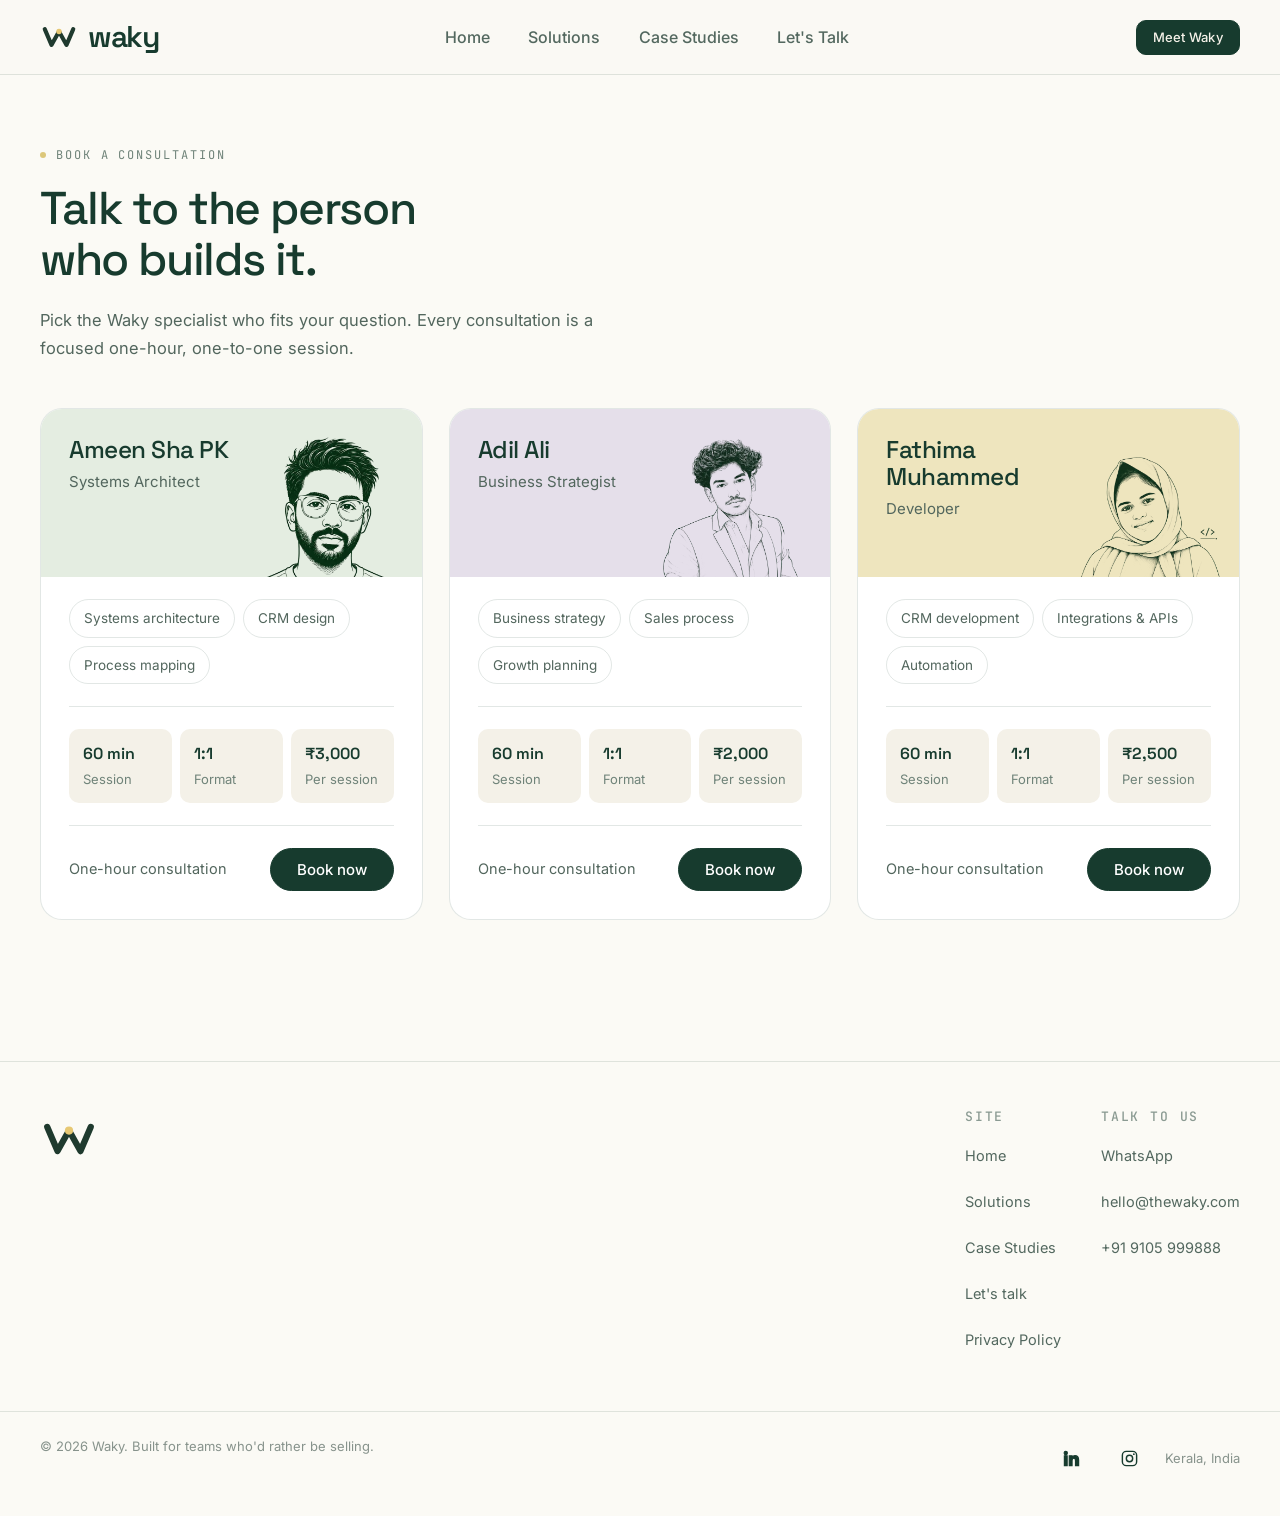
<file: consultation.html>
<!DOCTYPE html>
<html lang="en">
<head>
<meta charset="UTF-8">
<meta name="viewport" content="width=device-width, initial-scale=1.0">
<title>Book a Consultation | Waky</title><meta property="og:type" content="website"><meta property="og:site_name" content="Waky"><meta property="og:title" content="Book a Consultation | Waky"><meta property="og:description" content="Book a one-hour consultation with Waky's systems architect, business strategist or developer."><meta property="og:url" content="https://thewaky.com/consultation.html"><meta property="og:image" content="https://thewaky.com/og-image.jpg"><meta name="twitter:card" content="summary_large_image">
<meta name="description" content="Book a one-hour consultation with Waky's systems architect, business strategist or developer.">
<link rel="canonical" href="https://thewaky.com/consultation.html">
<link rel="icon" type="image/svg+xml" href="logo.svg">
<link rel="preconnect" href="https://fonts.googleapis.com">
<link href="https://fonts.googleapis.com/css2?family=Space+Grotesk:wght@500;600;700&family=Inter:wght@400;500;600&family=JetBrains+Mono:wght@400;500&display=swap" rel="stylesheet">
<link rel="stylesheet" href="styles.css?v=20261029b">
<script async src="https://www.googletagmanager.com/gtag/js?id=G-2G8WQ6XJQY"></script>
<script>
  window.dataLayer = window.dataLayer || [];
  function gtag(){dataLayer.push(arguments);}
  gtag('js', new Date());
  gtag('config', 'G-2G8WQ6XJQY');
</script>
</head>
<body>

<header class="site">

  <div class="wrap nav">

    <a href="index.html" class="brand">

      <svg viewBox="0 0 48 48">

        <path
          d="M6 14 L14.5 34 L24 17 L33.5 34 L42 14"
          fill="none"
          stroke="#1F3A2E"
          stroke-width="5.2"
          stroke-linecap="round"
          stroke-linejoin="round"
        />

        <circle
          cx="24"
          cy="17"
          r="3.4"
          fill="#E7C873"
        />

      </svg>

      <span>waky</span>

    </a>


    <nav class="nav-links" aria-label="Main navigation">

      <a href="index.html">Home</a>

      <a href="services.html">Solutions</a>
      <a href="case-studies.html">Case Studies</a>

      <a href="contact.html">Let's Talk</a>

    </nav>


    <div class="nav-cta">

      <a
        class="btn btn-primary btn-sm"
        href="consultation.html"
      >
        Meet Waky
      </a>

    </div>

  </div>

</header>

<main>

<section class="page-hero consult-hero">
  <div class="wrap">
    <div class="eyebrow">Book a consultation</div>
    <h1>Talk to the person who builds it.</h1>
    <p>Pick the Waky specialist who fits your question. Every consultation is a focused one-hour, one-to-one session.</p>
  </div>
</section>

<section class="consult-section">
  <div class="wrap consult-grid">

    <article class="consult-card consult-sage">

      <div class="consult-top">
        <div>
          <h2>Ameen Sha PK</h2>
          <p>Systems Architect</p>
        </div>
        <img src="ameen archi.webp" alt="Ameen Sha PK" width="800" height="800" loading="lazy" decoding="async">
      </div>

      <div class="consult-body">

        <ul class="consult-tags" aria-label="Areas of expertise">
          <li>Systems architecture</li>
          <li>CRM design</li>
          <li>Process mapping</li>
        </ul>

        <dl class="consult-stats">
          <div><dt>60 min</dt><dd>Session</dd></div>
          <div><dt>1:1</dt><dd>Format</dd></div>
          <div><dt>₹3,000</dt><dd>Per session</dd></div>
        </dl>

        <div class="consult-foot">
          <p>One-hour consultation</p>
          <a class="btn btn-primary" href="book.html?with=ameen">Book now</a>
        </div>

      </div>

    </article>

    <article class="consult-card consult-mauve">

      <div class="consult-top">
        <div>
          <h2>Adil Ali</h2>
          <p>Business Strategist</p>
        </div>
        <img src="ADHIL.webp" alt="Adil Ali" width="800" height="800" loading="lazy" decoding="async">
      </div>

      <div class="consult-body">

        <ul class="consult-tags" aria-label="Areas of expertise">
          <li>Business strategy</li>
          <li>Sales process</li>
          <li>Growth planning</li>
        </ul>

        <dl class="consult-stats">
          <div><dt>60 min</dt><dd>Session</dd></div>
          <div><dt>1:1</dt><dd>Format</dd></div>
          <div><dt>₹2,000</dt><dd>Per session</dd></div>
        </dl>

        <div class="consult-foot">
          <p>One-hour consultation</p>
          <a class="btn btn-primary" href="book.html?with=adil">Book now</a>
        </div>

      </div>

    </article>

    <article class="consult-card consult-gold">

      <div class="consult-top">
        <div>
          <h2>Fathima Muhammed</h2>
          <p>Developer</p>
        </div>
        <img src="Fathimadev.webp" alt="Fathima Muhammed" width="800" height="800" loading="lazy" decoding="async">
      </div>

      <div class="consult-body">

        <ul class="consult-tags" aria-label="Areas of expertise">
          <li>CRM development</li>
          <li>Integrations &amp; APIs</li>
          <li>Automation</li>
        </ul>

        <dl class="consult-stats">
          <div><dt>60 min</dt><dd>Session</dd></div>
          <div><dt>1:1</dt><dd>Format</dd></div>
          <div><dt>₹2,500</dt><dd>Per session</dd></div>
        </dl>

        <div class="consult-foot">
          <p>One-hour consultation</p>
          <a class="btn btn-primary" href="book.html?with=fathima">Book now</a>
        </div>

      </div>

    </article>

  </div>
</section>

</main>

<footer class="site">

  <!-- Main footer area -->
  <div class="wrap footer-grid">

    <!-- Waky logo -->
    <div class="brand">

      <svg
        viewBox="0 0 48 48"
        width="26"
        height="26"
        aria-label="Waky"
      >
        <path
          d="M6 14 L14.5 34 L24 17 L33.5 34 L42 14"
          fill="none"
          stroke="#1F3A2E"
          stroke-width="5.2"
          stroke-linecap="round"
          stroke-linejoin="round"
        />

        <circle
          cx="24"
          cy="17"
          r="3.4"
          fill="#E7C873"
        />
      </svg>

    </div>


    <!-- Footer navigation -->
    <div class="footer-links">

      <!-- Site links -->
      <div class="footer-col">

        <h4>Site</h4>

        <a href="index.html">Home</a>

        <a href="services.html">Solutions</a>

        <a href="case-studies.html">Case Studies</a>

        <a href="contact.html">Let's talk</a>

        <a href="privacy.html">Privacy Policy</a>

      </div>


      <!-- Contact links -->
      <div class="footer-col">

        <h4>Talk to us</h4>

        <a
          data-wa-button
          data-wa-message="Hi Waky, I'd like to book a free consultation."
        >
          WhatsApp
        </a>

        <a href="mailto:hello@thewaky.com">
          hello@thewaky.com
        </a>

        <a href="tel:+919105999888">
          +91 9105 999888
        </a>

      </div>

    </div>

  </div>


  <!-- =======================================================
       FOOTER BOTTOM
       ======================================================= -->

  <div class="wrap footer-bottom">

    <!-- Copyright -->
    <span>
      © 2026 Waky. Built for teams who'd rather be selling.
    </span>


    <!-- Social links -->
    <div class="footer-socials">

      <!-- LinkedIn -->
      <a
        href="https://www.linkedin.com/company/waky-labs"
        target="_blank"
        rel="noopener noreferrer"
        aria-label="Waky on LinkedIn"
      >

        <svg
          viewBox="0 0 24 24"
          aria-hidden="true"
        >
          <path
            d="M6.5 8.5H3V21h3.5V8.5ZM4.75 3A2.05 2.05 0 1 0 4.75 7.1 2.05 2.05 0 0 0 4.75 3ZM21 13.9c0-3.75-2-5.5-4.65-5.5-2.15 0-3.1 1.18-3.65 2v-1.9H9.2V21h3.5v-6.2c0-1.63.3-3.2 2.33-3.2 2 0 2.02 1.86 2.02 3.3V21H21v-7.1Z"
          />
        </svg>

      </a>


      <!-- Instagram -->
<a
  href="https://www.instagram.com/wakylabs"
  target="_blank"
  rel="noopener noreferrer"
  aria-label="Waky on Instagram"
>
  <svg
    viewBox="0 0 24 24"
    aria-hidden="true"
  >
    <rect
      x="3"
      y="3"
      width="18"
      height="18"
      rx="5"
      fill="none"
      stroke="currentColor"
      stroke-width="1.8"
    />

    <circle
      cx="12"
      cy="12"
      r="4"
      fill="none"
      stroke="currentColor"
      stroke-width="1.8"
    />

    <circle
      cx="17.5"
      cy="6.5"
      r="1.1"
      fill="currentColor"
      stroke="none"
    />
  </svg>
</a>


    <!-- Location -->
    <span>
      Kerala, India
    </span>

  </div>
</footer>

<script src="script.js?v=20261029b"></script>
</body>
</html>
</file>
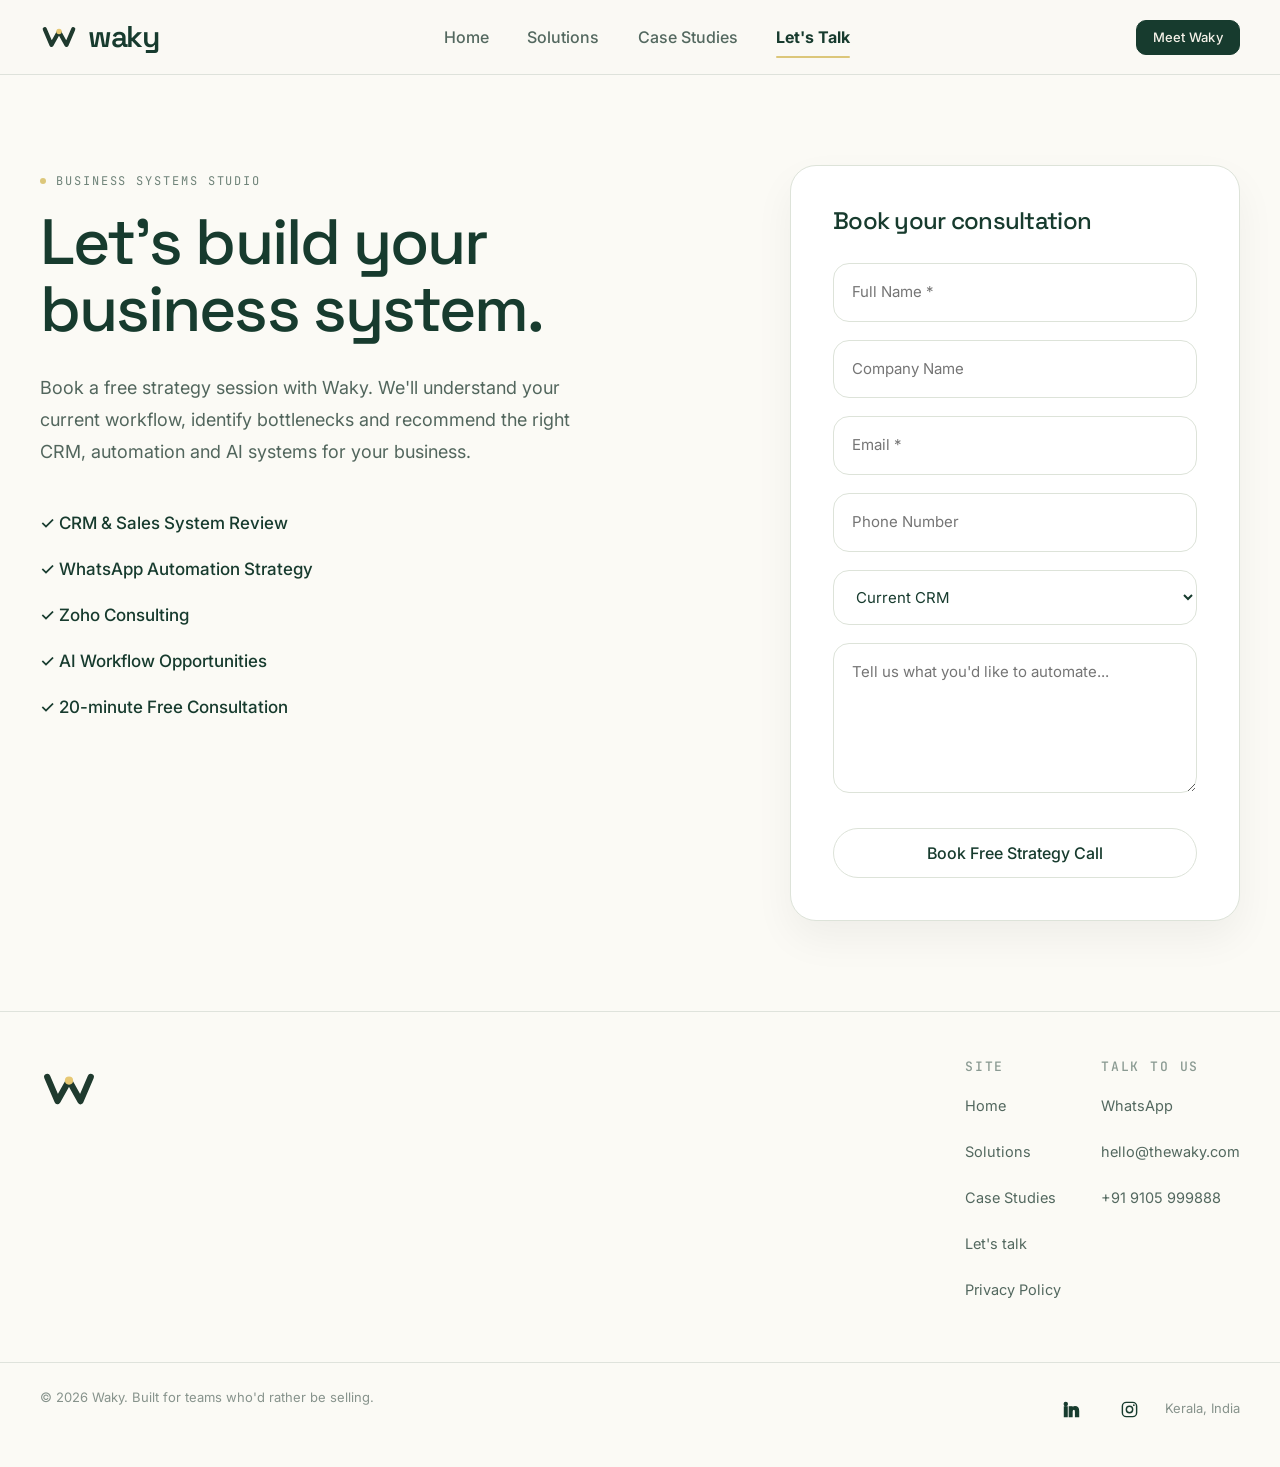
<file: contact.html>
<!DOCTYPE html>
<html lang="en">
<head>
<meta charset="UTF-8">
<meta name="viewport" content="width=device-width, initial-scale=1.0">
<title>Let's Talk | Waky</title><meta property="og:type" content="website"><meta property="og:site_name" content="Waky"><meta property="og:title" content="Let's Talk | Waky"><meta property="og:description" content="Book a free strategy session with Waky to review your CRM, WhatsApp and workflow automation needs."><meta property="og:url" content="https://thewaky.com/contact.html"><meta property="og:image" content="https://thewaky.com/og-image.jpg"><meta name="twitter:card" content="summary_large_image">
<meta name="description" content="Book a free strategy session with Waky to review your CRM, WhatsApp and workflow automation needs.">
<link rel="canonical" href="https://thewaky.com/contact.html">
<link rel="icon" type="image/svg+xml" href="logo.svg">
<link rel="preconnect" href="https://fonts.googleapis.com">
<link href="https://fonts.googleapis.com/css2?family=Space+Grotesk:wght@500;600;700&family=Inter:wght@400;500;600&family=JetBrains+Mono:wght@400;500&display=swap" rel="stylesheet">
<link rel="stylesheet" href="styles.css?v=20261029b">
<script async src="https://www.googletagmanager.com/gtag/js?id=G-2G8WQ6XJQY"></script>
<script>
  window.dataLayer = window.dataLayer || [];
  function gtag(){dataLayer.push(arguments);}
  gtag('js', new Date());
  gtag('config', 'G-2G8WQ6XJQY');
</script>
</head>
<body>

<header class="site">

  <div class="wrap nav">

    <a href="index.html" class="brand">

      <svg viewBox="0 0 48 48">

        <path
          d="M6 14 L14.5 34 L24 17 L33.5 34 L42 14"
          fill="none"
          stroke="#1F3A2E"
          stroke-width="5.2"
          stroke-linecap="round"
          stroke-linejoin="round"
        />

        <circle
          cx="24"
          cy="17"
          r="3.4"
          fill="#E7C873"
        />

      </svg>

      <span>waky</span>

    </a>


    <nav class="nav-links" aria-label="Main navigation">

      <a href="index.html">Home</a>

      <a href="services.html">Solutions</a>
      <a href="case-studies.html">Case Studies</a>

      <a href="contact.html">Let's Talk</a>

    </nav>


    <div class="nav-cta">

      <a
        class="btn btn-primary btn-sm"
        href="consultation.html"
      >
        Meet Waky
      </a>

    </div>

  </div>

</header>

<main>

<section class="contact-hero">

<div class="wrap contact-layout">

<div class="contact-left">

<div class="eyebrow">
Business Systems Studio
</div>

<h1>
Let's build your<br>
business system.
</h1>

<p class="contact-intro">
Book a free strategy session with Waky. We'll understand your current workflow, identify bottlenecks and recommend the right CRM, automation and AI systems for your business.
</p>

<div class="contact-points">

<div class="point">
✓ CRM & Sales System Review
</div>

<div class="point">
✓ WhatsApp Automation Strategy
</div>

<div class="point">
✓ Zoho Consulting
</div>

<div class="point">
✓ AI Workflow Opportunities
</div>

<div class="point">
✓ 20-minute Free Consultation
</div>

</div>

</div>

<div class="contact-form-card" id="contact-card">

<h2>Book your consultation</h2>

<form id="contact-form"
      action="https://api.web3forms.com/submit"
      method="POST"
      novalidate>

<input type="hidden" name="access_key" value="e45c2f17-fec7-4e88-8450-828ea6a8664b">

<input type="hidden" name="subject" value="New Lead from Waky Website">

<div class="field">
<input
type="text"
name="name"
placeholder="Full Name *" aria-label="Full Name" autocomplete="name"
required>
</div>

<div class="field">
<input
type="text"
name="company"
placeholder="Company Name" aria-label="Company Name" autocomplete="organization">
</div>

<div class="field">
<input
type="email"
name="email"
placeholder="Email *" aria-label="Email" autocomplete="email"
required>
</div>

<div class="field">
<input
type="tel"
name="phone"
placeholder="Phone Number">
</div>

<div class="field">
<select name="crm" aria-label="Current CRM">
<option selected disabled>Current CRM</option>
<option>Zoho CRM</option>
<option>HubSpot</option>
<option>Salesforce</option>
<option>None</option>
<option>Other</option>
</select>
</div>

<div class="field">
<textarea
name="message" aria-label="Your message"
placeholder="Tell us what you'd like to automate..."
required></textarea>
</div>

<button class="btn btn-primary" type="submit">
Book Free Strategy Call
</button>

<p class="form-error" id="form-error" role="alert" hidden></p>

</form>

</div>

</div>

</section>

</main>

<footer class="site">

  <!-- Main footer area -->
  <div class="wrap footer-grid">

    <!-- Waky logo -->
    <div class="brand">

      <svg
        viewBox="0 0 48 48"
        width="26"
        height="26"
        aria-label="Waky"
      >
        <path
          d="M6 14 L14.5 34 L24 17 L33.5 34 L42 14"
          fill="none"
          stroke="#1F3A2E"
          stroke-width="5.2"
          stroke-linecap="round"
          stroke-linejoin="round"
        />

        <circle
          cx="24"
          cy="17"
          r="3.4"
          fill="#E7C873"
        />
      </svg>

    </div>


    <!-- Footer navigation -->
    <div class="footer-links">

      <!-- Site links -->
      <div class="footer-col">

        <h4>Site</h4>

        <a href="index.html">Home</a>

        <a href="services.html">Solutions</a>

        <a href="case-studies.html">Case Studies</a>

        <a href="contact.html">Let's talk</a>

        <a href="privacy.html">Privacy Policy</a>

      </div>


      <!-- Contact links -->
      <div class="footer-col">

        <h4>Talk to us</h4>

        <a
          data-wa-button
          data-wa-message="Hi Waky, I'd like to book a free consultation."
        >
          WhatsApp
        </a>

        <a href="mailto:hello@thewaky.com">
          hello@thewaky.com
        </a>

        <a href="tel:+919105999888">
          +91 9105 999888
        </a>

      </div>

    </div>

  </div>


  <!-- =======================================================
       FOOTER BOTTOM
       ======================================================= -->

  <div class="wrap footer-bottom">

    <!-- Copyright -->
    <span>
      © 2026 Waky. Built for teams who'd rather be selling.
    </span>


    <!-- Social links -->
    <div class="footer-socials">

      <!-- LinkedIn -->
      <a
        href="https://www.linkedin.com/company/waky-labs"
        target="_blank"
        rel="noopener noreferrer"
        aria-label="Waky on LinkedIn"
      >

        <svg
          viewBox="0 0 24 24"
          aria-hidden="true"
        >
          <path
            d="M6.5 8.5H3V21h3.5V8.5ZM4.75 3A2.05 2.05 0 1 0 4.75 7.1 2.05 2.05 0 0 0 4.75 3ZM21 13.9c0-3.75-2-5.5-4.65-5.5-2.15 0-3.1 1.18-3.65 2v-1.9H9.2V21h3.5v-6.2c0-1.63.3-3.2 2.33-3.2 2 0 2.02 1.86 2.02 3.3V21H21v-7.1Z"
          />
        </svg>

      </a>


      <!-- Instagram -->
<a
  href="https://www.instagram.com/wakylabs"
  target="_blank"
  rel="noopener noreferrer"
  aria-label="Waky on Instagram"
>
  <svg
    viewBox="0 0 24 24"
    aria-hidden="true"
  >
    <rect
      x="3"
      y="3"
      width="18"
      height="18"
      rx="5"
      fill="none"
      stroke="currentColor"
      stroke-width="1.8"
    />

    <circle
      cx="12"
      cy="12"
      r="4"
      fill="none"
      stroke="currentColor"
      stroke-width="1.8"
    />

    <circle
      cx="17.5"
      cy="6.5"
      r="1.1"
      fill="currentColor"
      stroke="none"
    />
  </svg>
</a>


    <!-- Location -->
    <span>
      Kerala, India
    </span>

  </div>
</footer>

<script src="script.js?v=20261029b"></script>
</body>
</html>
</file>
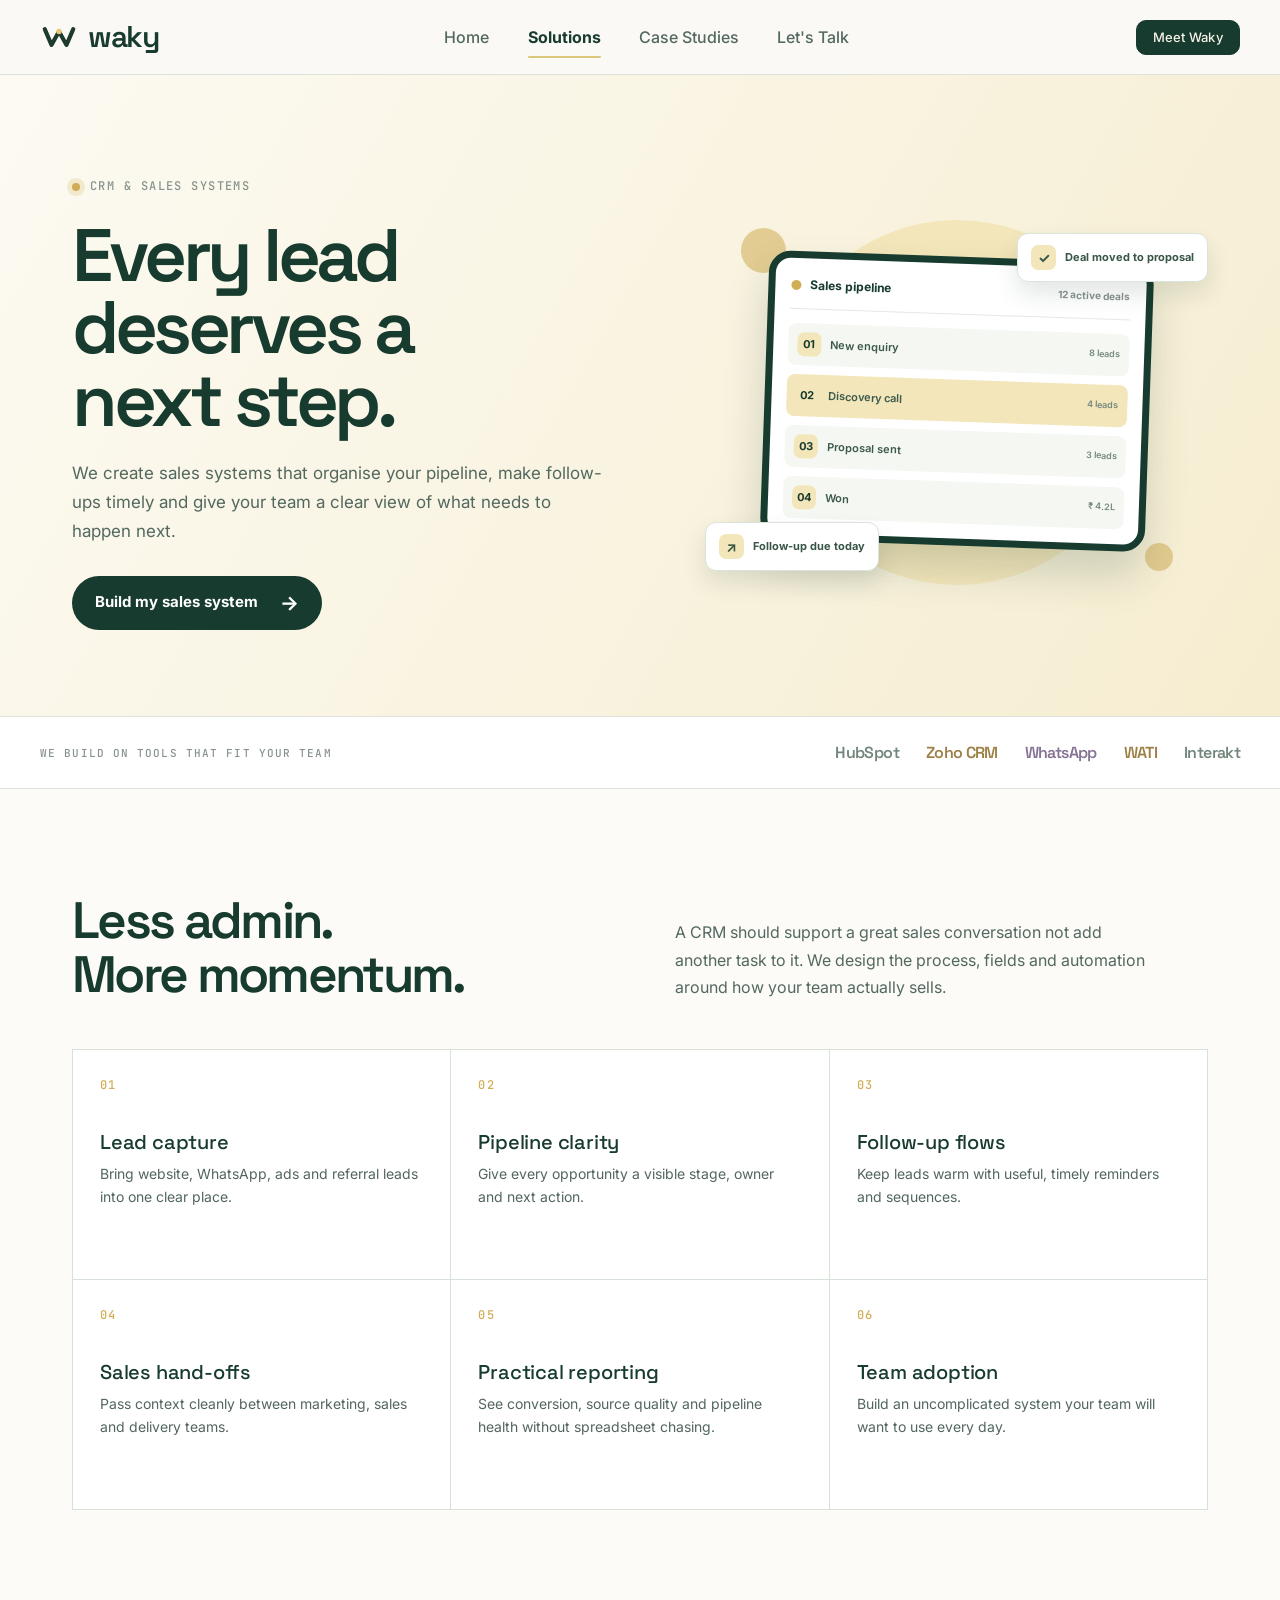
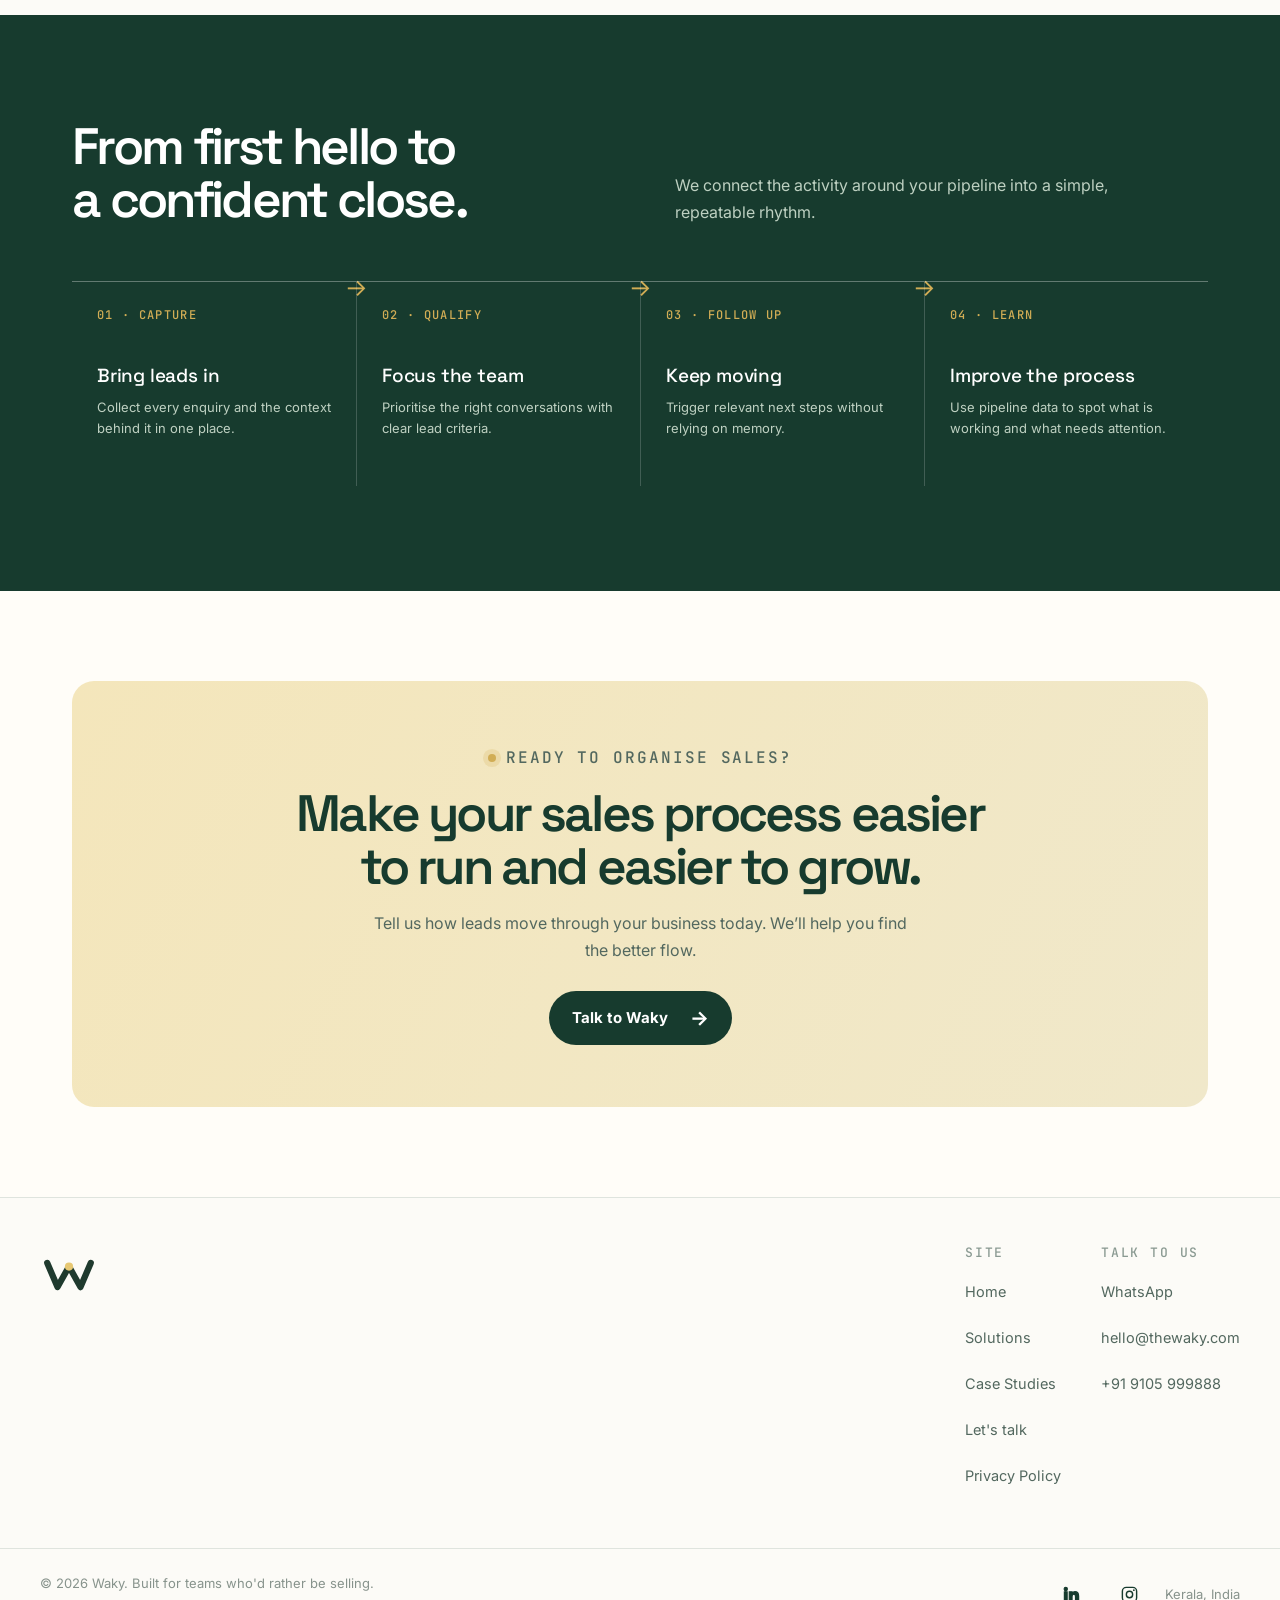
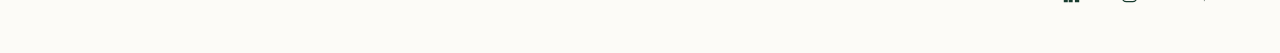
<file: crm-sales-systems.html>
<!DOCTYPE html>
<html lang="en">
<head>
  <meta charset="UTF-8"><meta name="viewport" content="width=device-width, initial-scale=1.0">
  <meta name="description" content="CRM and sales systems designed by Waky to help teams capture, manage and convert more leads.">
  <title>CRM &amp; Sales Systems | Waky</title><link rel="canonical" href="https://thewaky.com/crm-sales-systems.html"><meta property="og:type" content="website"><meta property="og:site_name" content="Waky"><meta property="og:title" content="CRM &amp; Sales Systems | Waky"><meta property="og:description" content="CRM and sales systems designed by Waky to help teams capture, manage and convert more leads."><meta property="og:url" content="https://thewaky.com/crm-sales-systems.html"><meta property="og:image" content="https://thewaky.com/og-image.jpg"><meta name="twitter:card" content="summary_large_image"><link rel="icon" type="image/svg+xml" href="logo.svg">
  <link rel="preconnect" href="https://fonts.googleapis.com"><link rel="preconnect" href="https://fonts.gstatic.com" crossorigin>
  <link href="https://fonts.googleapis.com/css2?family=Space+Grotesk:wght@500;600;700&amp;family=Inter:wght@400;500;600;700&amp;family=JetBrains+Mono:wght@400;500&amp;display=swap" rel="stylesheet">
  <link rel="stylesheet" href="styles.css?v=20261029b"><link rel="stylesheet" href="business-system-design.css">
<script async src="https://www.googletagmanager.com/gtag/js?id=G-2G8WQ6XJQY"></script>
<script>
  window.dataLayer = window.dataLayer || [];
  function gtag(){dataLayer.push(arguments);}
  gtag('js', new Date());
  gtag('config', 'G-2G8WQ6XJQY');
</script>
</head>
<body class="solution-page" style="--solution-accent:#d1ad55;--solution-soft:#f4e6bb">
  <header class="site">

  <div class="wrap nav">

    <a href="index.html" class="brand">

      <svg viewBox="0 0 48 48">

        <path
          d="M6 14 L14.5 34 L24 17 L33.5 34 L42 14"
          fill="none"
          stroke="#1F3A2E"
          stroke-width="5.2"
          stroke-linecap="round"
          stroke-linejoin="round"
        />

        <circle
          cx="24"
          cy="17"
          r="3.4"
          fill="#E7C873"
        />

      </svg>

      <span>waky</span>

    </a>


    <nav class="nav-links" aria-label="Main navigation">

      <a href="index.html">Home</a>

      <a href="services.html" class="active">Solutions</a>
      <a href="case-studies.html">Case Studies</a>

      <a href="contact.html">Let's Talk</a>

    </nav>


    <div class="nav-cta">

      <a
        class="btn btn-primary btn-sm"
        href="consultation.html"
      >
        Meet Waky
      </a>

    </div>

  </div>

</header>
  <main>
    <section class="solution-hero solution-hero--crm"><div class="wrap solution-hero-grid"><div class="solution-hero-copy"><p class="solution-eyebrow">CRM &amp; SALES SYSTEMS</p><h1>Every lead deserves a next step.</h1><p>We create sales systems that organise your pipeline, make follow-ups timely and give your team a clear view of what needs to happen next.</p><a class="solution-action" href="contact.html">Build my sales system <span>→</span></a></div><div class="solution-art" aria-label="Sales pipeline illustration"><div class="solution-orb"></div><div class="solution-float solution-float--one"><strong>✓</strong> Deal moved to proposal</div><div class="solution-board"><div class="solution-board-head"><i></i> Sales pipeline <span>12 active deals</span></div><div class="solution-lines"><div class="solution-line"><b>01</b> New enquiry <em>8 leads</em></div><div class="solution-line highlight"><b>02</b> Discovery call <em>4 leads</em></div><div class="solution-line"><b>03</b> Proposal sent <em>3 leads</em></div><div class="solution-line"><b>04</b> Won <em>₹ 4.2L</em></div></div></div><div class="solution-float solution-float--two"><strong>↗</strong> Follow-up due today</div></div></div></section>
    <section class="solution-trust"><div class="wrap"><p>WE BUILD ON TOOLS THAT FIT YOUR TEAM</p><div class="app-names"><strong>HubSpot</strong><strong>Zoho CRM</strong><strong>WhatsApp</strong><strong>WATI</strong><strong>Interakt</strong></div></div></section>
    <section class="solution-section"><div class="wrap"><div class="solution-section-heading"><h2>Less admin. More momentum.</h2><p>A CRM should support a great sales conversation not add another task to it. We design the process, fields and automation around how your team actually sells.</p></div><div class="solution-grid"><article class="solution-card"><span class="solution-card-num">01</span><h3>Lead capture</h3><p>Bring website, WhatsApp, ads and referral leads into one clear place.</p></article><article class="solution-card"><span class="solution-card-num">02</span><h3>Pipeline clarity</h3><p>Give every opportunity a visible stage, owner and next action.</p></article><article class="solution-card"><span class="solution-card-num">03</span><h3>Follow-up flows</h3><p>Keep leads warm with useful, timely reminders and sequences.</p></article><article class="solution-card"><span class="solution-card-num">04</span><h3>Sales hand-offs</h3><p>Pass context cleanly between marketing, sales and delivery teams.</p></article><article class="solution-card"><span class="solution-card-num">05</span><h3>Practical reporting</h3><p>See conversion, source quality and pipeline health without spreadsheet chasing.</p></article><article class="solution-card"><span class="solution-card-num">06</span><h3>Team adoption</h3><p>Build an uncomplicated system your team will want to use every day.</p></article></div></div></section>
    <section class="solution-section solution-section--dark"><div class="wrap"><div class="solution-section-heading"><h2>From first hello to a confident close.</h2><p>We connect the activity around your pipeline into a simple, repeatable rhythm.</p></div><div class="solution-steps"><article class="solution-step"><b>01 · CAPTURE</b><h3>Bring leads in</h3><p>Collect every enquiry and the context behind it in one place.</p></article><article class="solution-step"><b>02 · QUALIFY</b><h3>Focus the team</h3><p>Prioritise the right conversations with clear lead criteria.</p></article><article class="solution-step"><b>03 · FOLLOW UP</b><h3>Keep moving</h3><p>Trigger relevant next steps without relying on memory.</p></article><article class="solution-step"><b>04 · LEARN</b><h3>Improve the process</h3><p>Use pipeline data to spot what is working and what needs attention.</p></article></div></div></section>
    <section class="solution-cta"><div class="wrap"><div class="solution-cta-card"><p class="solution-eyebrow">READY TO ORGANISE SALES?</p><h2>Make your sales process easier to run and easier to grow.</h2><p>Tell us how leads move through your business today. We’ll help you find the better flow.</p><a class="solution-action" href="contact.html">Talk to Waky <span>→</span></a></div></div></section>
  </main>
  <footer class="site">

  <!-- Main footer area -->
  <div class="wrap footer-grid">

    <!-- Waky logo -->
    <div class="brand">

      <svg
        viewBox="0 0 48 48"
        width="26"
        height="26"
        aria-label="Waky"
      >
        <path
          d="M6 14 L14.5 34 L24 17 L33.5 34 L42 14"
          fill="none"
          stroke="#1F3A2E"
          stroke-width="5.2"
          stroke-linecap="round"
          stroke-linejoin="round"
        />

        <circle
          cx="24"
          cy="17"
          r="3.4"
          fill="#E7C873"
        />
      </svg>

    </div>


    <!-- Footer navigation -->
    <div class="footer-links">

      <!-- Site links -->
      <div class="footer-col">

        <h4>Site</h4>

        <a href="index.html">Home</a>

        <a href="services.html">Solutions</a>

        <a href="case-studies.html">Case Studies</a>

        <a href="contact.html">Let's talk</a>

        <a href="privacy.html">Privacy Policy</a>

      </div>


      <!-- Contact links -->
      <div class="footer-col">

        <h4>Talk to us</h4>

        <a
          data-wa-button
          data-wa-message="Hi Waky, I'd like to book a free consultation."
        >
          WhatsApp
        </a>

        <a href="mailto:hello@thewaky.com">
          hello@thewaky.com
        </a>

        <a href="tel:+919105999888">
          +91 9105 999888
        </a>

      </div>

    </div>

  </div>


  <!-- =======================================================
       FOOTER BOTTOM
       ======================================================= -->

  <div class="wrap footer-bottom">

    <!-- Copyright -->
    <span>
      © 2026 Waky. Built for teams who'd rather be selling.
    </span>


    <!-- Social links -->
    <div class="footer-socials">

      <!-- LinkedIn -->
      <a
        href="https://www.linkedin.com/company/waky-labs"
        target="_blank"
        rel="noopener noreferrer"
        aria-label="Waky on LinkedIn"
      >

        <svg
          viewBox="0 0 24 24"
          aria-hidden="true"
        >
          <path
            d="M6.5 8.5H3V21h3.5V8.5ZM4.75 3A2.05 2.05 0 1 0 4.75 7.1 2.05 2.05 0 0 0 4.75 3ZM21 13.9c0-3.75-2-5.5-4.65-5.5-2.15 0-3.1 1.18-3.65 2v-1.9H9.2V21h3.5v-6.2c0-1.63.3-3.2 2.33-3.2 2 0 2.02 1.86 2.02 3.3V21H21v-7.1Z"
          />
        </svg>

      </a>


      <!-- Instagram -->
<a
  href="https://www.instagram.com/wakylabs"
  target="_blank"
  rel="noopener noreferrer"
  aria-label="Waky on Instagram"
>
  <svg
    viewBox="0 0 24 24"
    aria-hidden="true"
  >
    <rect
      x="3"
      y="3"
      width="18"
      height="18"
      rx="5"
      fill="none"
      stroke="currentColor"
      stroke-width="1.8"
    />

    <circle
      cx="12"
      cy="12"
      r="4"
      fill="none"
      stroke="currentColor"
      stroke-width="1.8"
    />

    <circle
      cx="17.5"
      cy="6.5"
      r="1.1"
      fill="currentColor"
      stroke="none"
    />
  </svg>
</a>


    <!-- Location -->
    <span>
      Kerala, India
    </span>

  </div>
</footer>
<script src="script.js?v=20261029b"></script>
</body></html>
</file>
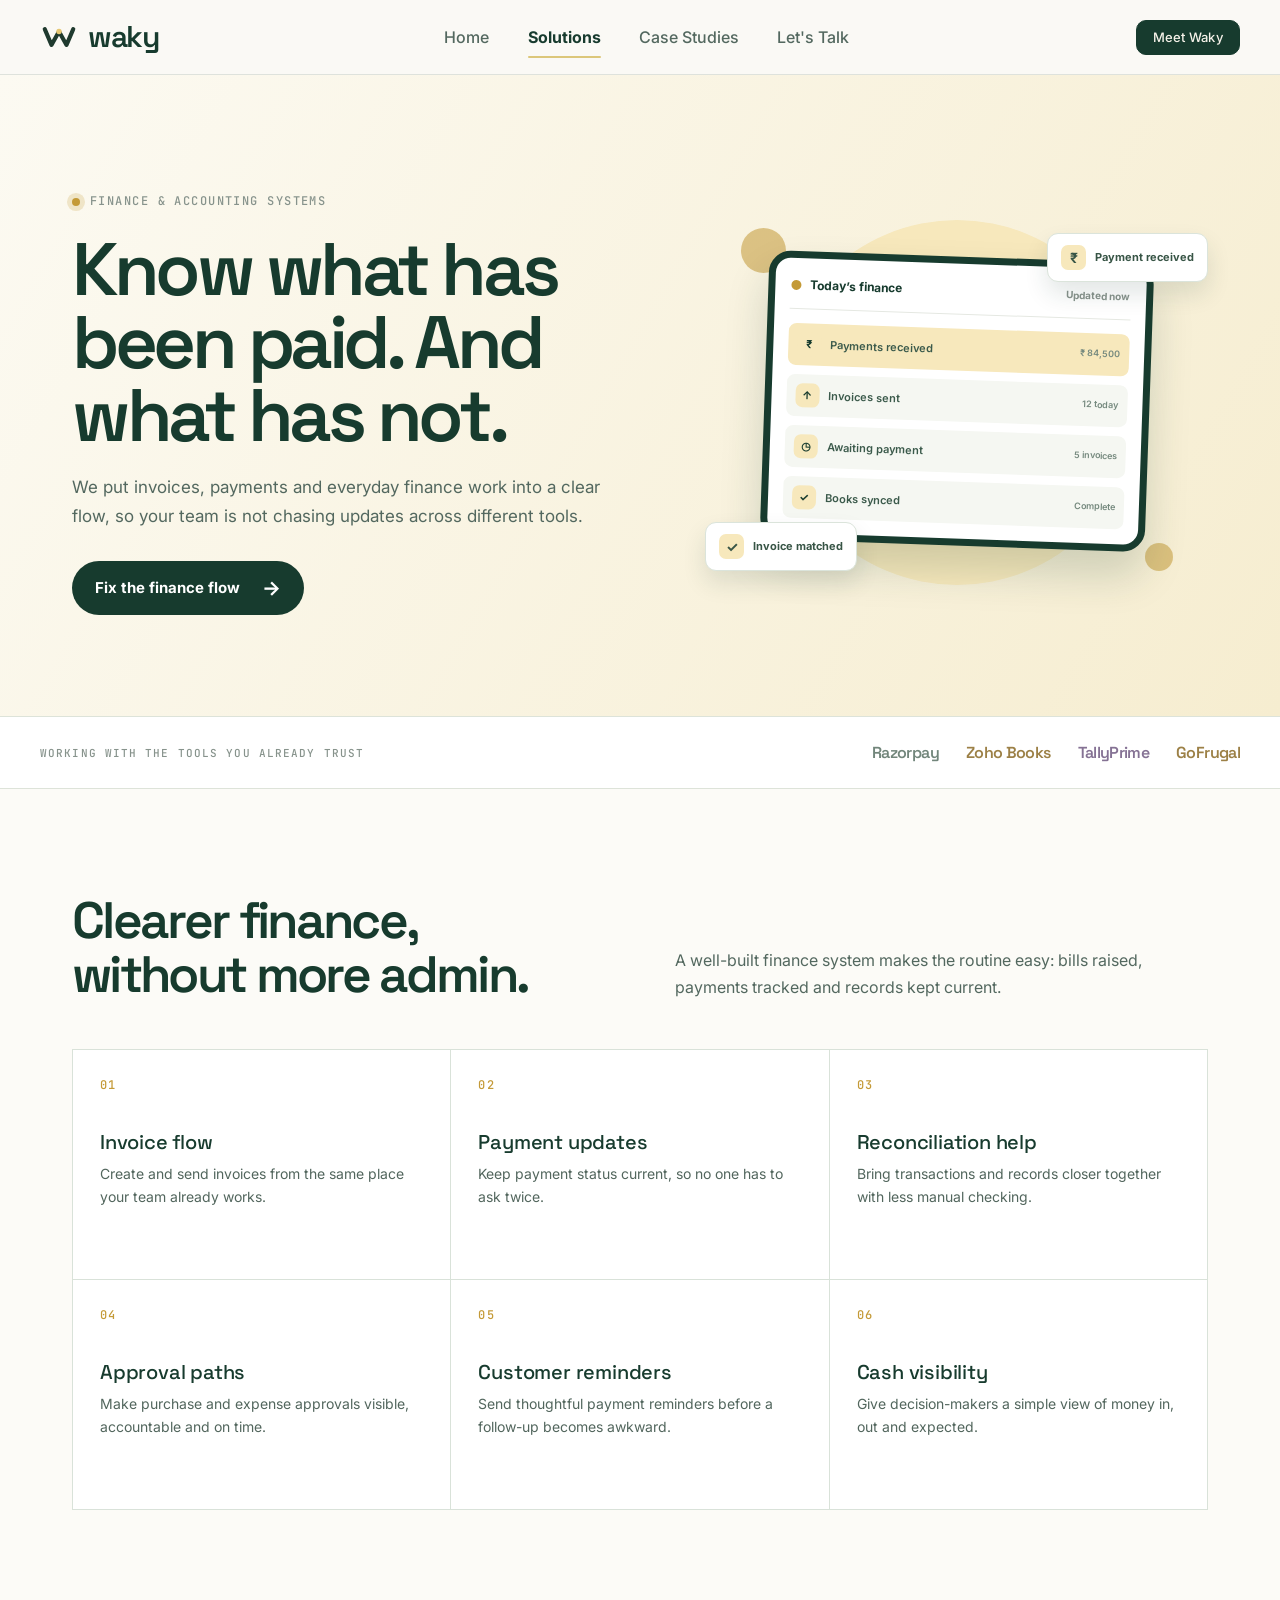
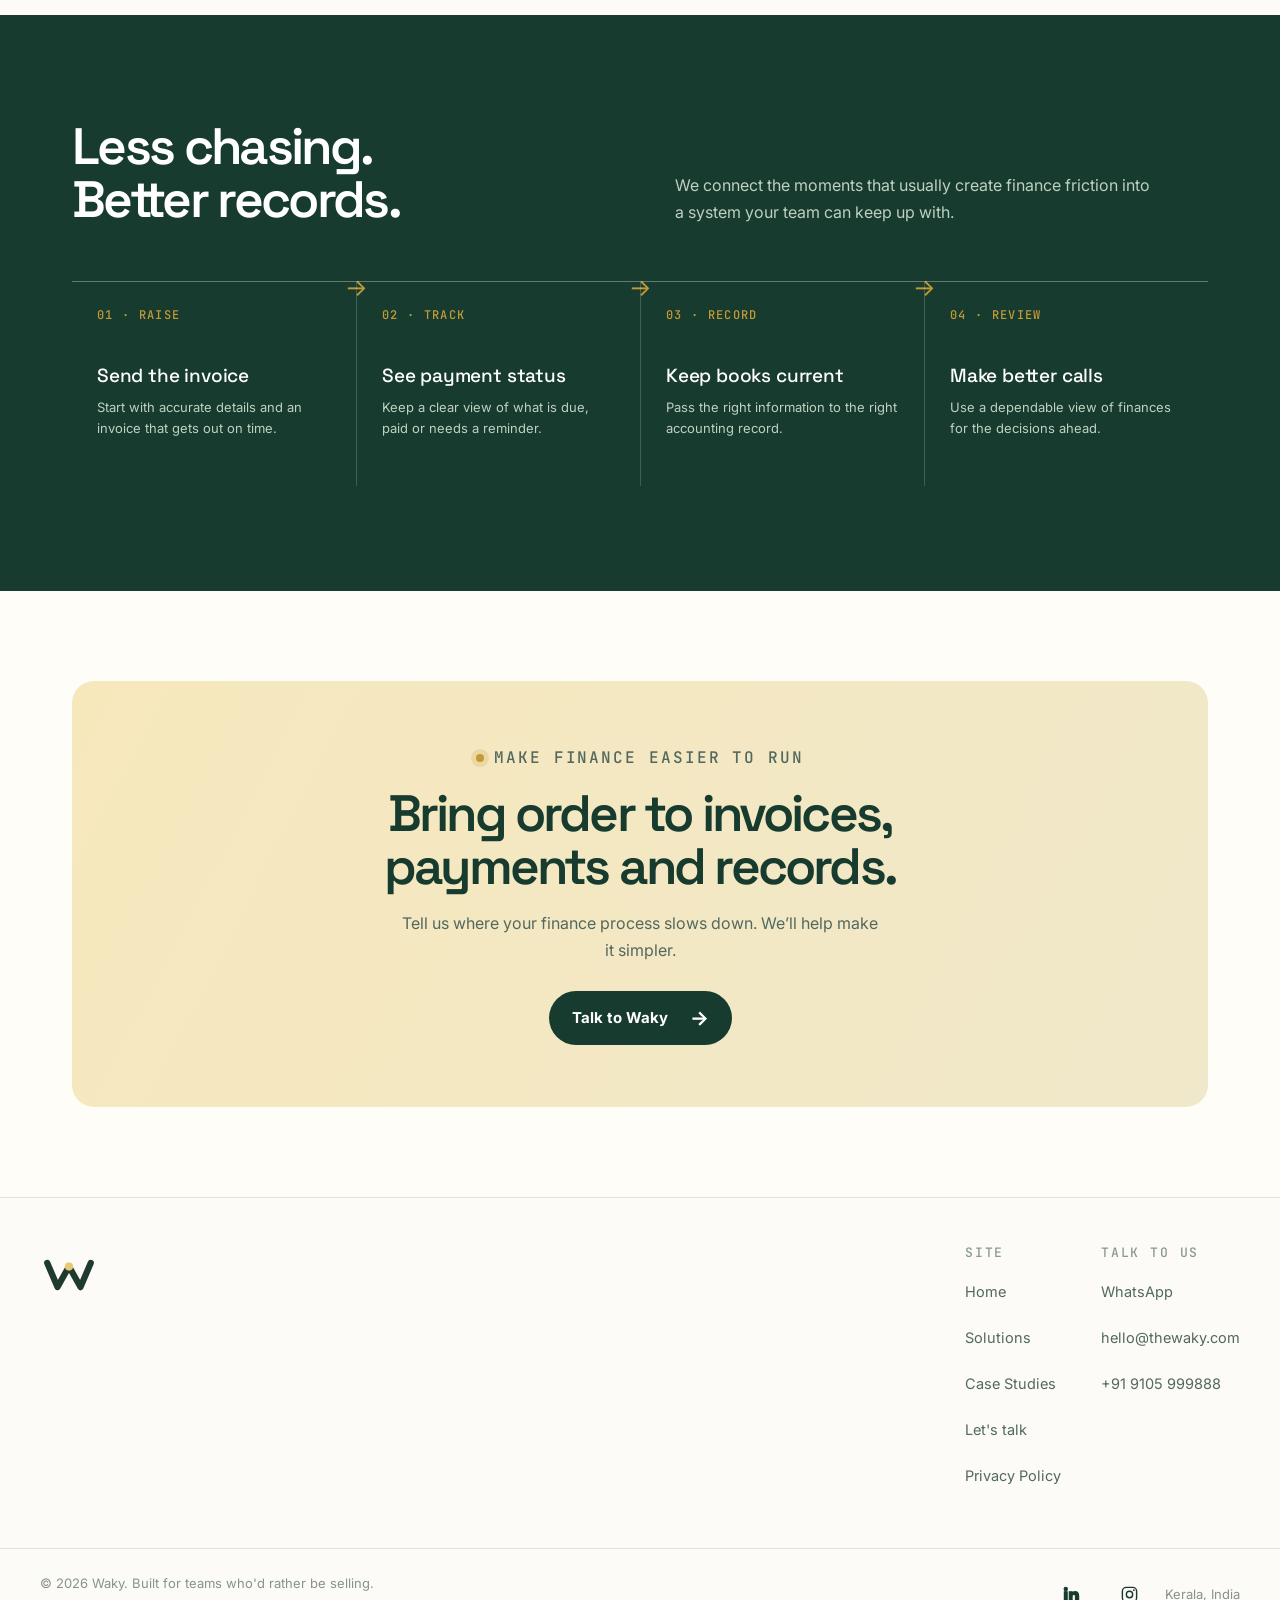
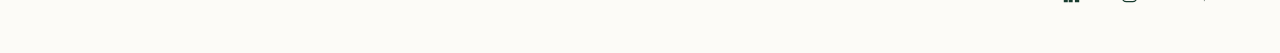
<file: finance-accounting.html>
<!DOCTYPE html>
<html lang="en"><head><meta charset="UTF-8"><meta name="viewport" content="width=device-width, initial-scale=1.0"><meta name="description" content="Finance and accounting systems that keep invoices, payments and records in step."><title>Finance &amp; Accounting Systems | Waky</title><link rel="canonical" href="https://thewaky.com/finance-accounting.html"><meta property="og:type" content="website"><meta property="og:site_name" content="Waky"><meta property="og:title" content="Finance &amp; Accounting Systems | Waky"><meta property="og:description" content="Finance and accounting systems that keep invoices, payments and records in step."><meta property="og:url" content="https://thewaky.com/finance-accounting.html"><meta property="og:image" content="https://thewaky.com/og-image.jpg"><meta name="twitter:card" content="summary_large_image"><link rel="icon" type="image/svg+xml" href="logo.svg"><link rel="preconnect" href="https://fonts.googleapis.com"><link rel="preconnect" href="https://fonts.gstatic.com" crossorigin><link href="https://fonts.googleapis.com/css2?family=Space+Grotesk:wght@500;600;700&amp;family=Inter:wght@400;500;600;700&amp;family=JetBrains+Mono:wght@400;500&amp;display=swap" rel="stylesheet"><link rel="stylesheet" href="styles.css?v=20261029b"><link rel="stylesheet" href="business-system-design.css"><script async src="https://www.googletagmanager.com/gtag/js?id=G-2G8WQ6XJQY"></script>
<script>
  window.dataLayer = window.dataLayer || [];
  function gtag(){dataLayer.push(arguments);}
  gtag('js', new Date());
  gtag('config', 'G-2G8WQ6XJQY');
</script>
</head>
<body class="solution-page" style="--solution-accent:#c49a37;--solution-soft:#f7e8bc"><header class="site">

  <div class="wrap nav">

    <a href="index.html" class="brand">

      <svg viewBox="0 0 48 48">

        <path
          d="M6 14 L14.5 34 L24 17 L33.5 34 L42 14"
          fill="none"
          stroke="#1F3A2E"
          stroke-width="5.2"
          stroke-linecap="round"
          stroke-linejoin="round"
        />

        <circle
          cx="24"
          cy="17"
          r="3.4"
          fill="#E7C873"
        />

      </svg>

      <span>waky</span>

    </a>


    <nav class="nav-links" aria-label="Main navigation">

      <a href="index.html">Home</a>

      <a href="services.html" class="active">Solutions</a>
      <a href="case-studies.html">Case Studies</a>

      <a href="contact.html">Let's Talk</a>

    </nav>


    <div class="nav-cta">

      <a
        class="btn btn-primary btn-sm"
        href="consultation.html"
      >
        Meet Waky
      </a>

    </div>

  </div>

</header>
<main><section class="solution-hero solution-hero--crm"><div class="wrap solution-hero-grid"><div class="solution-hero-copy"><p class="solution-eyebrow">FINANCE &amp; ACCOUNTING SYSTEMS</p><h1>Know what has been paid. And what has not.</h1><p>We put invoices, payments and everyday finance work into a clear flow, so your team is not chasing updates across different tools.</p><a class="solution-action" href="contact.html">Fix the finance flow <span>→</span></a></div><div class="solution-art" aria-label="Finance dashboard illustration"><div class="solution-orb"></div><div class="solution-float solution-float--one"><strong>₹</strong> Payment received</div><div class="solution-board"><div class="solution-board-head"><i></i> Today’s finance <span>Updated now</span></div><div class="solution-lines"><div class="solution-line highlight"><b>₹</b> Payments received <em>₹ 84,500</em></div><div class="solution-line"><b>↑</b> Invoices sent <em>12 today</em></div><div class="solution-line"><b>◷</b> Awaiting payment <em>5 invoices</em></div><div class="solution-line"><b>✓</b> Books synced <em>Complete</em></div></div></div><div class="solution-float solution-float--two"><strong>✓</strong> Invoice matched</div></div></div></section><section class="solution-trust"><div class="wrap"><p>WORKING WITH THE TOOLS YOU ALREADY TRUST</p><div class="app-names"><strong>Razorpay</strong><strong>Zoho Books</strong><strong>TallyPrime</strong><strong>GoFrugal</strong></div></div></section>
<section class="solution-section"><div class="wrap"><div class="solution-section-heading"><h2>Clearer finance, without more admin.</h2><p>A well-built finance system makes the routine easy: bills raised, payments tracked and records kept current.</p></div><div class="solution-grid"><article class="solution-card"><span class="solution-card-num">01</span><h3>Invoice flow</h3><p>Create and send invoices from the same place your team already works.</p></article><article class="solution-card"><span class="solution-card-num">02</span><h3>Payment updates</h3><p>Keep payment status current, so no one has to ask twice.</p></article><article class="solution-card"><span class="solution-card-num">03</span><h3>Reconciliation help</h3><p>Bring transactions and records closer together with less manual checking.</p></article><article class="solution-card"><span class="solution-card-num">04</span><h3>Approval paths</h3><p>Make purchase and expense approvals visible, accountable and on time.</p></article><article class="solution-card"><span class="solution-card-num">05</span><h3>Customer reminders</h3><p>Send thoughtful payment reminders before a follow-up becomes awkward.</p></article><article class="solution-card"><span class="solution-card-num">06</span><h3>Cash visibility</h3><p>Give decision-makers a simple view of money in, out and expected.</p></article></div></div></section>
<section class="solution-section solution-section--dark"><div class="wrap"><div class="solution-section-heading"><h2>Less chasing. Better records.</h2><p>We connect the moments that usually create finance friction into a system your team can keep up with.</p></div><div class="solution-steps"><article class="solution-step"><b>01 · RAISE</b><h3>Send the invoice</h3><p>Start with accurate details and an invoice that gets out on time.</p></article><article class="solution-step"><b>02 · TRACK</b><h3>See payment status</h3><p>Keep a clear view of what is due, paid or needs a reminder.</p></article><article class="solution-step"><b>03 · RECORD</b><h3>Keep books current</h3><p>Pass the right information to the right accounting record.</p></article><article class="solution-step"><b>04 · REVIEW</b><h3>Make better calls</h3><p>Use a dependable view of finances for the decisions ahead.</p></article></div></div></section><section class="solution-cta"><div class="wrap"><div class="solution-cta-card"><p class="solution-eyebrow">MAKE FINANCE EASIER TO RUN</p><h2>Bring order to invoices, payments and records.</h2><p>Tell us where your finance process slows down. We’ll help make it simpler.</p><a class="solution-action" href="contact.html">Talk to Waky <span>→</span></a></div></div></section></main><footer class="site">

  <!-- Main footer area -->
  <div class="wrap footer-grid">

    <!-- Waky logo -->
    <div class="brand">

      <svg
        viewBox="0 0 48 48"
        width="26"
        height="26"
        aria-label="Waky"
      >
        <path
          d="M6 14 L14.5 34 L24 17 L33.5 34 L42 14"
          fill="none"
          stroke="#1F3A2E"
          stroke-width="5.2"
          stroke-linecap="round"
          stroke-linejoin="round"
        />

        <circle
          cx="24"
          cy="17"
          r="3.4"
          fill="#E7C873"
        />
      </svg>

    </div>


    <!-- Footer navigation -->
    <div class="footer-links">

      <!-- Site links -->
      <div class="footer-col">

        <h4>Site</h4>

        <a href="index.html">Home</a>

        <a href="services.html">Solutions</a>

        <a href="case-studies.html">Case Studies</a>

        <a href="contact.html">Let's talk</a>

        <a href="privacy.html">Privacy Policy</a>

      </div>


      <!-- Contact links -->
      <div class="footer-col">

        <h4>Talk to us</h4>

        <a
          data-wa-button
          data-wa-message="Hi Waky, I'd like to book a free consultation."
        >
          WhatsApp
        </a>

        <a href="mailto:hello@thewaky.com">
          hello@thewaky.com
        </a>

        <a href="tel:+919105999888">
          +91 9105 999888
        </a>

      </div>

    </div>

  </div>


  <!-- =======================================================
       FOOTER BOTTOM
       ======================================================= -->

  <div class="wrap footer-bottom">

    <!-- Copyright -->
    <span>
      © 2026 Waky. Built for teams who'd rather be selling.
    </span>


    <!-- Social links -->
    <div class="footer-socials">

      <!-- LinkedIn -->
      <a
        href="https://www.linkedin.com/company/waky-labs"
        target="_blank"
        rel="noopener noreferrer"
        aria-label="Waky on LinkedIn"
      >

        <svg
          viewBox="0 0 24 24"
          aria-hidden="true"
        >
          <path
            d="M6.5 8.5H3V21h3.5V8.5ZM4.75 3A2.05 2.05 0 1 0 4.75 7.1 2.05 2.05 0 0 0 4.75 3ZM21 13.9c0-3.75-2-5.5-4.65-5.5-2.15 0-3.1 1.18-3.65 2v-1.9H9.2V21h3.5v-6.2c0-1.63.3-3.2 2.33-3.2 2 0 2.02 1.86 2.02 3.3V21H21v-7.1Z"
          />
        </svg>

      </a>


      <!-- Instagram -->
<a
  href="https://www.instagram.com/wakylabs"
  target="_blank"
  rel="noopener noreferrer"
  aria-label="Waky on Instagram"
>
  <svg
    viewBox="0 0 24 24"
    aria-hidden="true"
  >
    <rect
      x="3"
      y="3"
      width="18"
      height="18"
      rx="5"
      fill="none"
      stroke="currentColor"
      stroke-width="1.8"
    />

    <circle
      cx="12"
      cy="12"
      r="4"
      fill="none"
      stroke="currentColor"
      stroke-width="1.8"
    />

    <circle
      cx="17.5"
      cy="6.5"
      r="1.1"
      fill="currentColor"
      stroke="none"
    />
  </svg>
</a>


    <!-- Location -->
    <span>
      Kerala, India
    </span>

  </div>
</footer><script src="script.js?v=20261029b"></script>
</body></html>
</file>
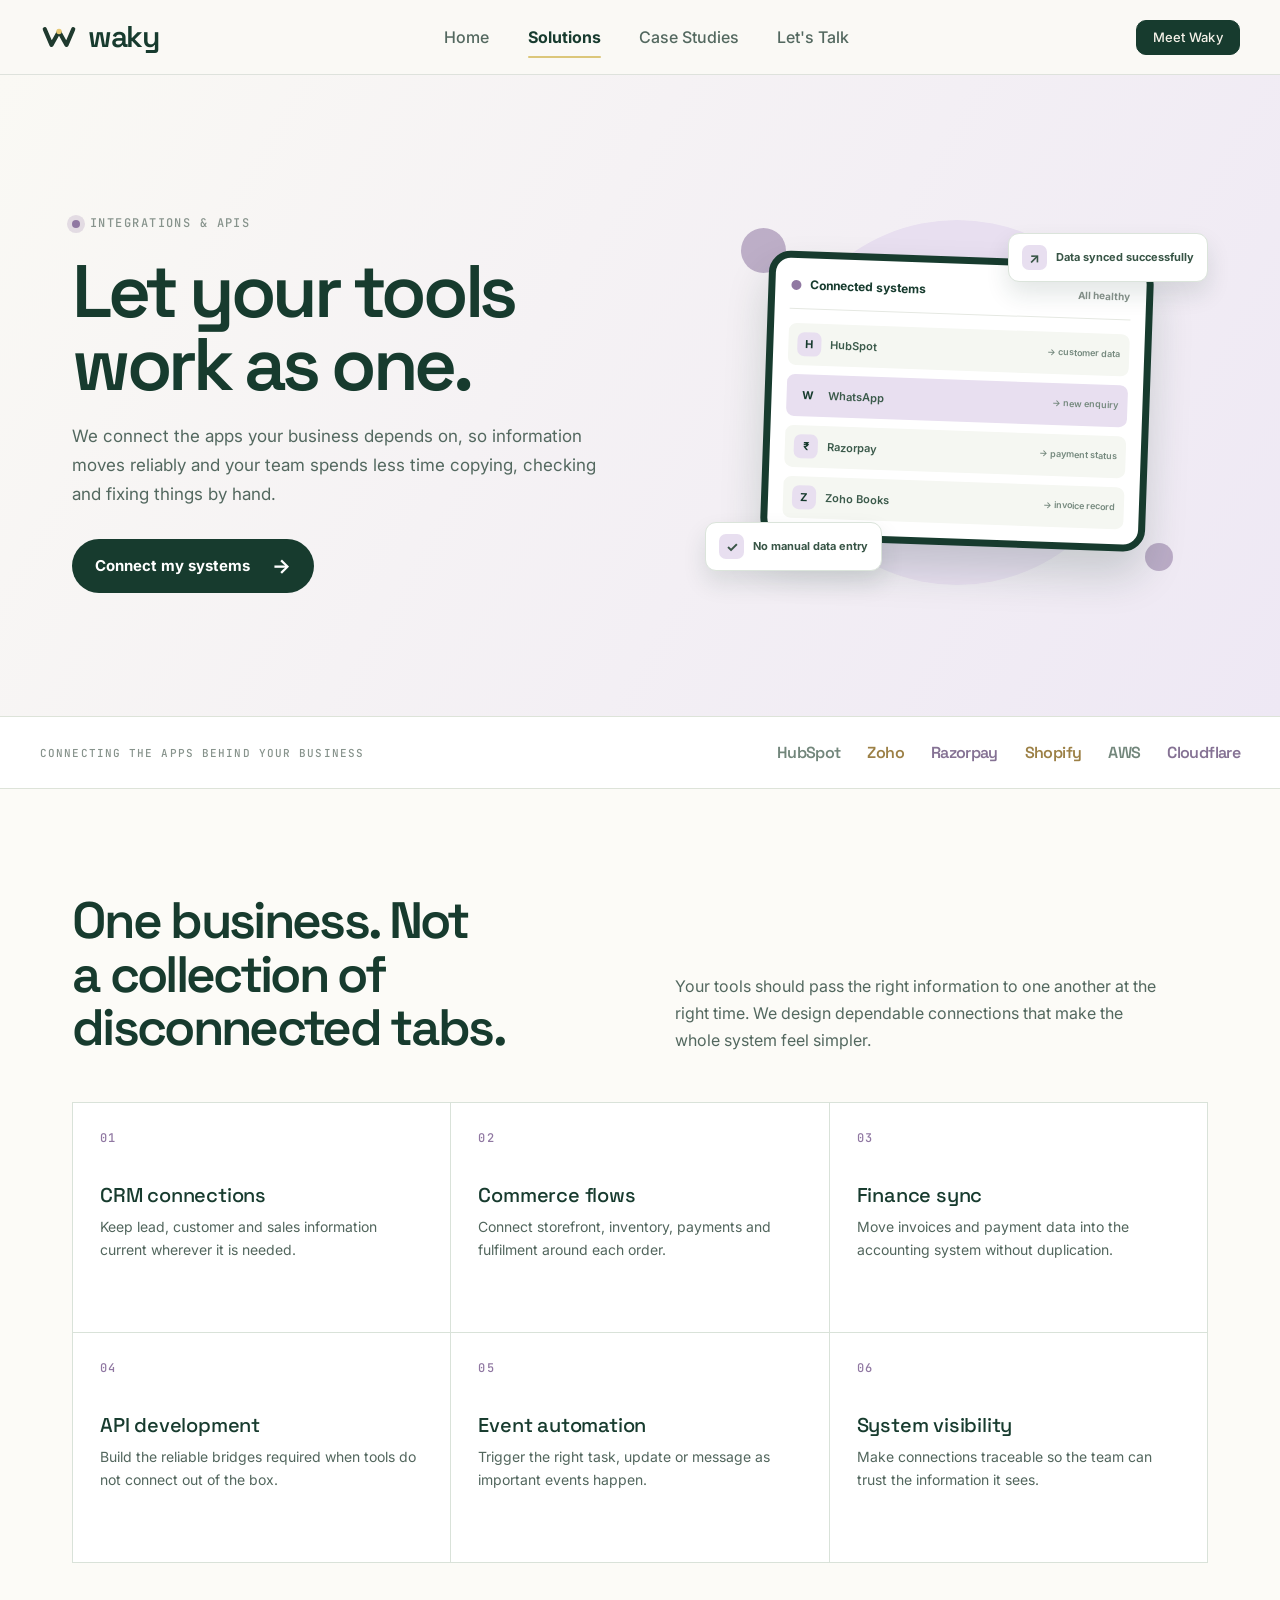
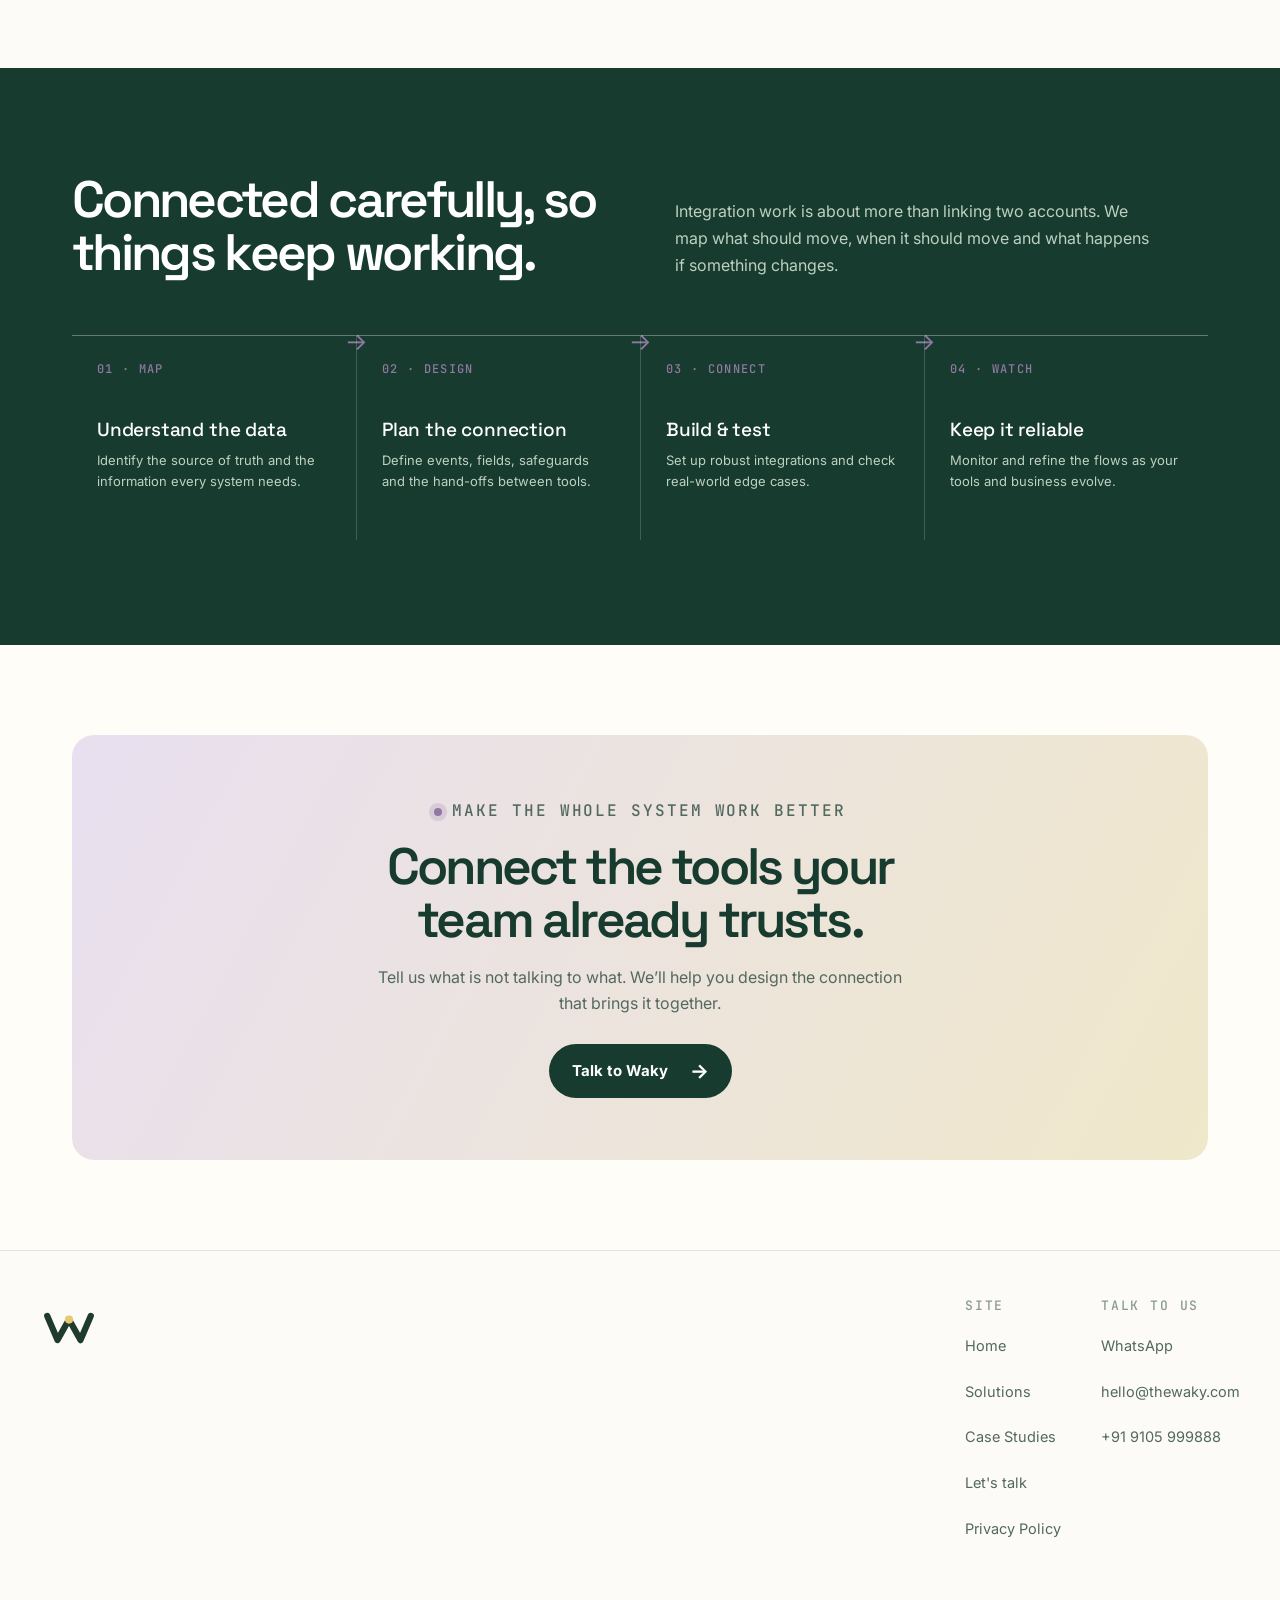
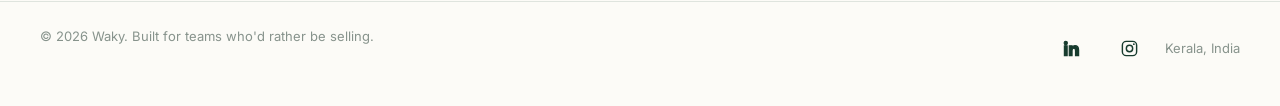
<file: integrations-apis.html>
<!DOCTYPE html>
<html lang="en">
<head>
  <meta charset="UTF-8"><meta name="viewport" content="width=device-width, initial-scale=1.0">
  <meta name="description" content="Integrations and APIs from Waky that connect your business tools into one dependable system.">
  <title>Integrations &amp; APIs | Waky</title><link rel="canonical" href="https://thewaky.com/integrations-apis.html"><meta property="og:type" content="website"><meta property="og:site_name" content="Waky"><meta property="og:title" content="Integrations &amp; APIs | Waky"><meta property="og:description" content="Integrations and APIs from Waky that connect your business tools into one dependable system."><meta property="og:url" content="https://thewaky.com/integrations-apis.html"><meta property="og:image" content="https://thewaky.com/og-image.jpg"><meta name="twitter:card" content="summary_large_image"><link rel="icon" type="image/svg+xml" href="logo.svg">
  <link rel="preconnect" href="https://fonts.googleapis.com"><link rel="preconnect" href="https://fonts.gstatic.com" crossorigin>
  <link href="https://fonts.googleapis.com/css2?family=Space+Grotesk:wght@500;600;700&amp;family=Inter:wght@400;500;600;700&amp;family=JetBrains+Mono:wght@400;500&amp;display=swap" rel="stylesheet">
  <link rel="stylesheet" href="styles.css?v=20261029b"><link rel="stylesheet" href="business-system-design.css">
<script async src="https://www.googletagmanager.com/gtag/js?id=G-2G8WQ6XJQY"></script>
<script>
  window.dataLayer = window.dataLayer || [];
  function gtag(){dataLayer.push(arguments);}
  gtag('js', new Date());
  gtag('config', 'G-2G8WQ6XJQY');
</script>
</head>
<body class="solution-page" style="--solution-accent:#9078a2;--solution-soft:#e8dff0">
  <header class="site">

  <div class="wrap nav">

    <a href="index.html" class="brand">

      <svg viewBox="0 0 48 48">

        <path
          d="M6 14 L14.5 34 L24 17 L33.5 34 L42 14"
          fill="none"
          stroke="#1F3A2E"
          stroke-width="5.2"
          stroke-linecap="round"
          stroke-linejoin="round"
        />

        <circle
          cx="24"
          cy="17"
          r="3.4"
          fill="#E7C873"
        />

      </svg>

      <span>waky</span>

    </a>


    <nav class="nav-links" aria-label="Main navigation">

      <a href="index.html">Home</a>

      <a href="services.html" class="active">Solutions</a>
      <a href="case-studies.html">Case Studies</a>

      <a href="contact.html">Let's Talk</a>

    </nav>


    <div class="nav-cta">

      <a
        class="btn btn-primary btn-sm"
        href="consultation.html"
      >
        Meet Waky
      </a>

    </div>

  </div>

</header>
  <main>
    <section class="solution-hero solution-hero--integrations"><div class="wrap solution-hero-grid"><div class="solution-hero-copy"><p class="solution-eyebrow">INTEGRATIONS &amp; APIS</p><h1>Let your tools work as one.</h1><p>We connect the apps your business depends on, so information moves reliably and your team spends less time copying, checking and fixing things by hand.</p><a class="solution-action" href="contact.html">Connect my systems <span>→</span></a></div><div class="solution-art" aria-label="System integration illustration"><div class="solution-orb"></div><div class="solution-float solution-float--one"><strong>↗</strong> Data synced successfully</div><div class="solution-board"><div class="solution-board-head"><i></i> Connected systems <span>All healthy</span></div><div class="solution-lines"><div class="solution-line"><b>H</b> HubSpot <em>→ customer data</em></div><div class="solution-line highlight"><b>W</b> WhatsApp <em>→ new enquiry</em></div><div class="solution-line"><b>₹</b> Razorpay <em>→ payment status</em></div><div class="solution-line"><b>Z</b> Zoho Books <em>→ invoice record</em></div></div></div><div class="solution-float solution-float--two"><strong>✓</strong> No manual data entry</div></div></div></section>
    <section class="solution-trust"><div class="wrap"><p>CONNECTING THE APPS BEHIND YOUR BUSINESS</p><div class="app-names"><strong>HubSpot</strong><strong>Zoho</strong><strong>Razorpay</strong><strong>Shopify</strong><strong>AWS</strong><strong>Cloudflare</strong></div></div></section>
    <section class="solution-section"><div class="wrap"><div class="solution-section-heading"><h2>One business. Not a collection of disconnected tabs.</h2><p>Your tools should pass the right information to one another at the right time. We design dependable connections that make the whole system feel simpler.</p></div><div class="solution-grid"><article class="solution-card"><span class="solution-card-num">01</span><h3>CRM connections</h3><p>Keep lead, customer and sales information current wherever it is needed.</p></article><article class="solution-card"><span class="solution-card-num">02</span><h3>Commerce flows</h3><p>Connect storefront, inventory, payments and fulfilment around each order.</p></article><article class="solution-card"><span class="solution-card-num">03</span><h3>Finance sync</h3><p>Move invoices and payment data into the accounting system without duplication.</p></article><article class="solution-card"><span class="solution-card-num">04</span><h3>API development</h3><p>Build the reliable bridges required when tools do not connect out of the box.</p></article><article class="solution-card"><span class="solution-card-num">05</span><h3>Event automation</h3><p>Trigger the right task, update or message as important events happen.</p></article><article class="solution-card"><span class="solution-card-num">06</span><h3>System visibility</h3><p>Make connections traceable so the team can trust the information it sees.</p></article></div></div></section>
    <section class="solution-section solution-section--dark"><div class="wrap"><div class="solution-section-heading"><h2>Connected carefully, so things keep working.</h2><p>Integration work is about more than linking two accounts. We map what should move, when it should move and what happens if something changes.</p></div><div class="solution-steps"><article class="solution-step"><b>01 · MAP</b><h3>Understand the data</h3><p>Identify the source of truth and the information every system needs.</p></article><article class="solution-step"><b>02 · DESIGN</b><h3>Plan the connection</h3><p>Define events, fields, safeguards and the hand-offs between tools.</p></article><article class="solution-step"><b>03 · CONNECT</b><h3>Build &amp; test</h3><p>Set up robust integrations and check real-world edge cases.</p></article><article class="solution-step"><b>04 · WATCH</b><h3>Keep it reliable</h3><p>Monitor and refine the flows as your tools and business evolve.</p></article></div></div></section>
    <section class="solution-cta"><div class="wrap"><div class="solution-cta-card"><p class="solution-eyebrow">MAKE THE WHOLE SYSTEM WORK BETTER</p><h2>Connect the tools your team already trusts.</h2><p>Tell us what is not talking to what. We’ll help you design the connection that brings it together.</p><a class="solution-action" href="contact.html">Talk to Waky <span>→</span></a></div></div></section>
  </main>
  <footer class="site">

  <!-- Main footer area -->
  <div class="wrap footer-grid">

    <!-- Waky logo -->
    <div class="brand">

      <svg
        viewBox="0 0 48 48"
        width="26"
        height="26"
        aria-label="Waky"
      >
        <path
          d="M6 14 L14.5 34 L24 17 L33.5 34 L42 14"
          fill="none"
          stroke="#1F3A2E"
          stroke-width="5.2"
          stroke-linecap="round"
          stroke-linejoin="round"
        />

        <circle
          cx="24"
          cy="17"
          r="3.4"
          fill="#E7C873"
        />
      </svg>

    </div>


    <!-- Footer navigation -->
    <div class="footer-links">

      <!-- Site links -->
      <div class="footer-col">

        <h4>Site</h4>

        <a href="index.html">Home</a>

        <a href="services.html">Solutions</a>

        <a href="case-studies.html">Case Studies</a>

        <a href="contact.html">Let's talk</a>

        <a href="privacy.html">Privacy Policy</a>

      </div>


      <!-- Contact links -->
      <div class="footer-col">

        <h4>Talk to us</h4>

        <a
          data-wa-button
          data-wa-message="Hi Waky, I'd like to book a free consultation."
        >
          WhatsApp
        </a>

        <a href="mailto:hello@thewaky.com">
          hello@thewaky.com
        </a>

        <a href="tel:+919105999888">
          +91 9105 999888
        </a>

      </div>

    </div>

  </div>


  <!-- =======================================================
       FOOTER BOTTOM
       ======================================================= -->

  <div class="wrap footer-bottom">

    <!-- Copyright -->
    <span>
      © 2026 Waky. Built for teams who'd rather be selling.
    </span>


    <!-- Social links -->
    <div class="footer-socials">

      <!-- LinkedIn -->
      <a
        href="https://www.linkedin.com/company/waky-labs"
        target="_blank"
        rel="noopener noreferrer"
        aria-label="Waky on LinkedIn"
      >

        <svg
          viewBox="0 0 24 24"
          aria-hidden="true"
        >
          <path
            d="M6.5 8.5H3V21h3.5V8.5ZM4.75 3A2.05 2.05 0 1 0 4.75 7.1 2.05 2.05 0 0 0 4.75 3ZM21 13.9c0-3.75-2-5.5-4.65-5.5-2.15 0-3.1 1.18-3.65 2v-1.9H9.2V21h3.5v-6.2c0-1.63.3-3.2 2.33-3.2 2 0 2.02 1.86 2.02 3.3V21H21v-7.1Z"
          />
        </svg>

      </a>


      <!-- Instagram -->
<a
  href="https://www.instagram.com/wakylabs"
  target="_blank"
  rel="noopener noreferrer"
  aria-label="Waky on Instagram"
>
  <svg
    viewBox="0 0 24 24"
    aria-hidden="true"
  >
    <rect
      x="3"
      y="3"
      width="18"
      height="18"
      rx="5"
      fill="none"
      stroke="currentColor"
      stroke-width="1.8"
    />

    <circle
      cx="12"
      cy="12"
      r="4"
      fill="none"
      stroke="currentColor"
      stroke-width="1.8"
    />

    <circle
      cx="17.5"
      cy="6.5"
      r="1.1"
      fill="currentColor"
      stroke="none"
    />
  </svg>
</a>


    <!-- Location -->
    <span>
      Kerala, India
    </span>

  </div>
</footer>
<script src="script.js?v=20261029b"></script>
</body></html>
</file>
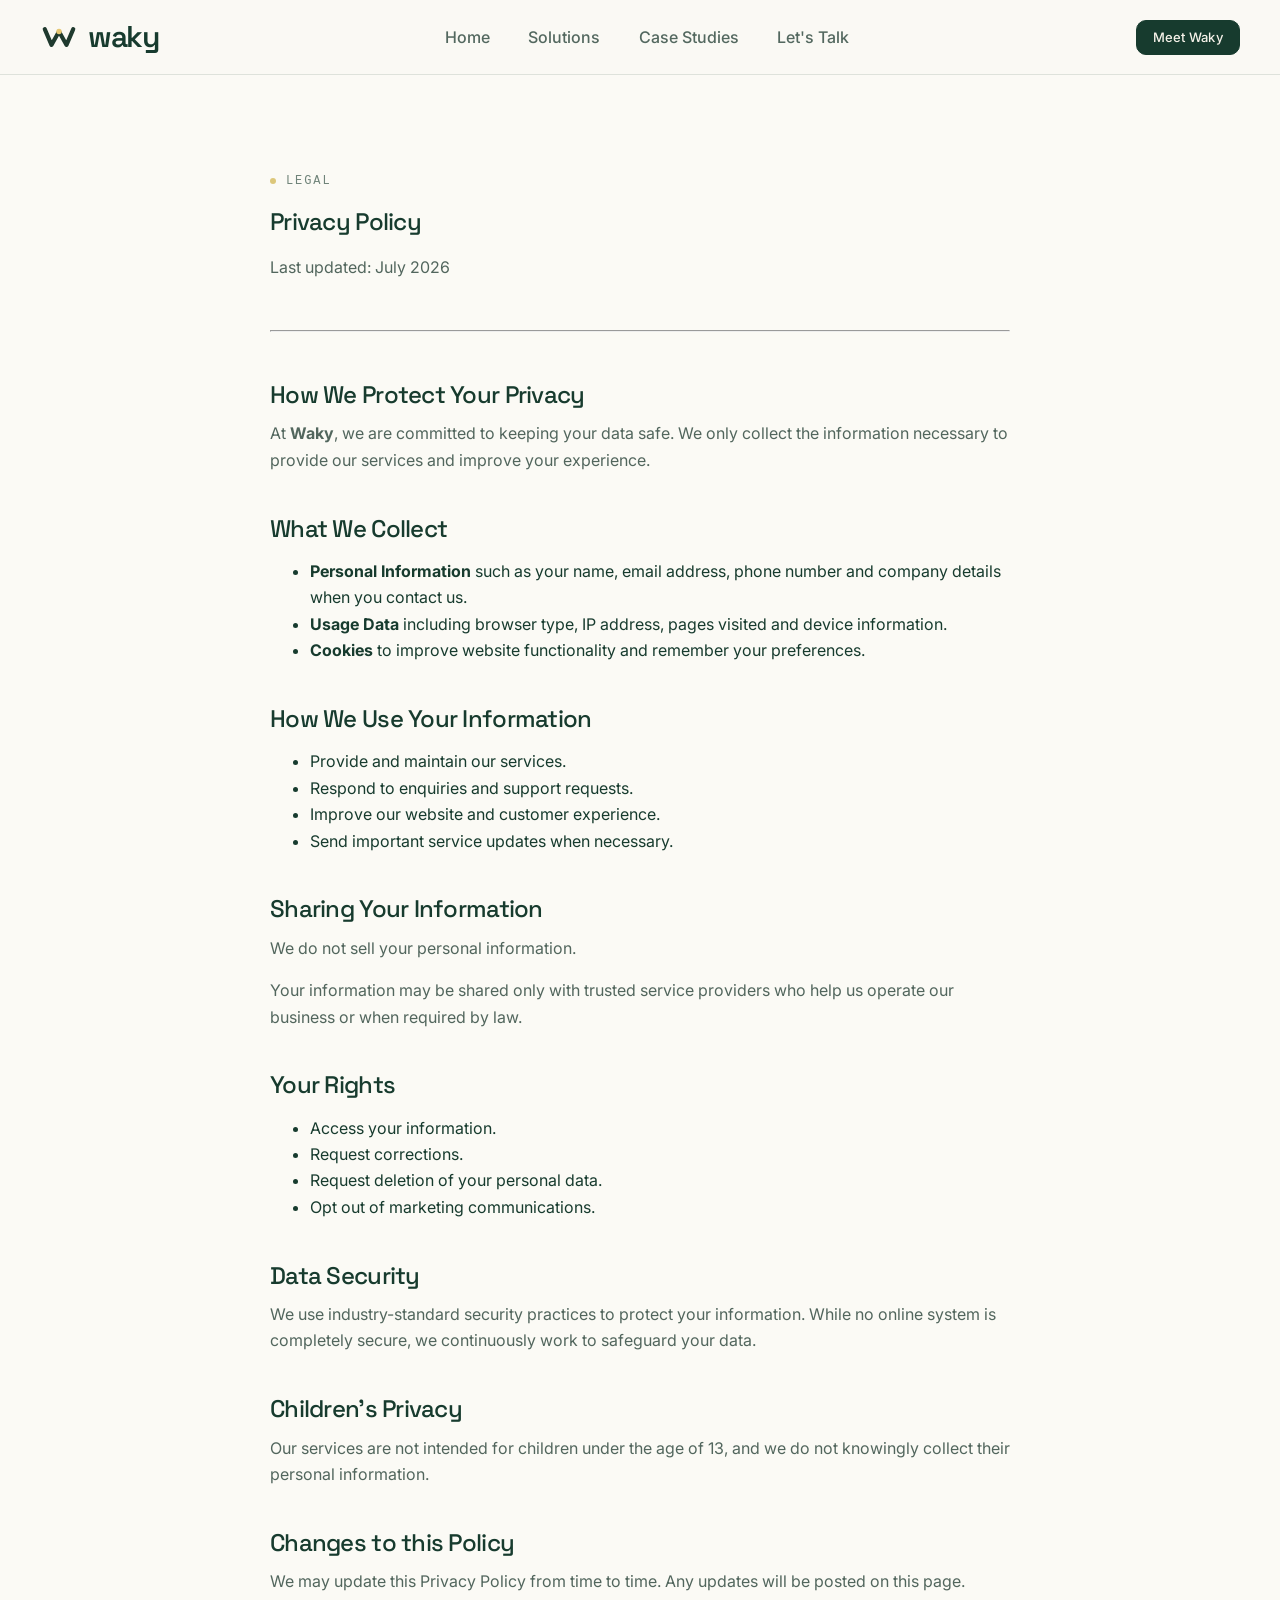
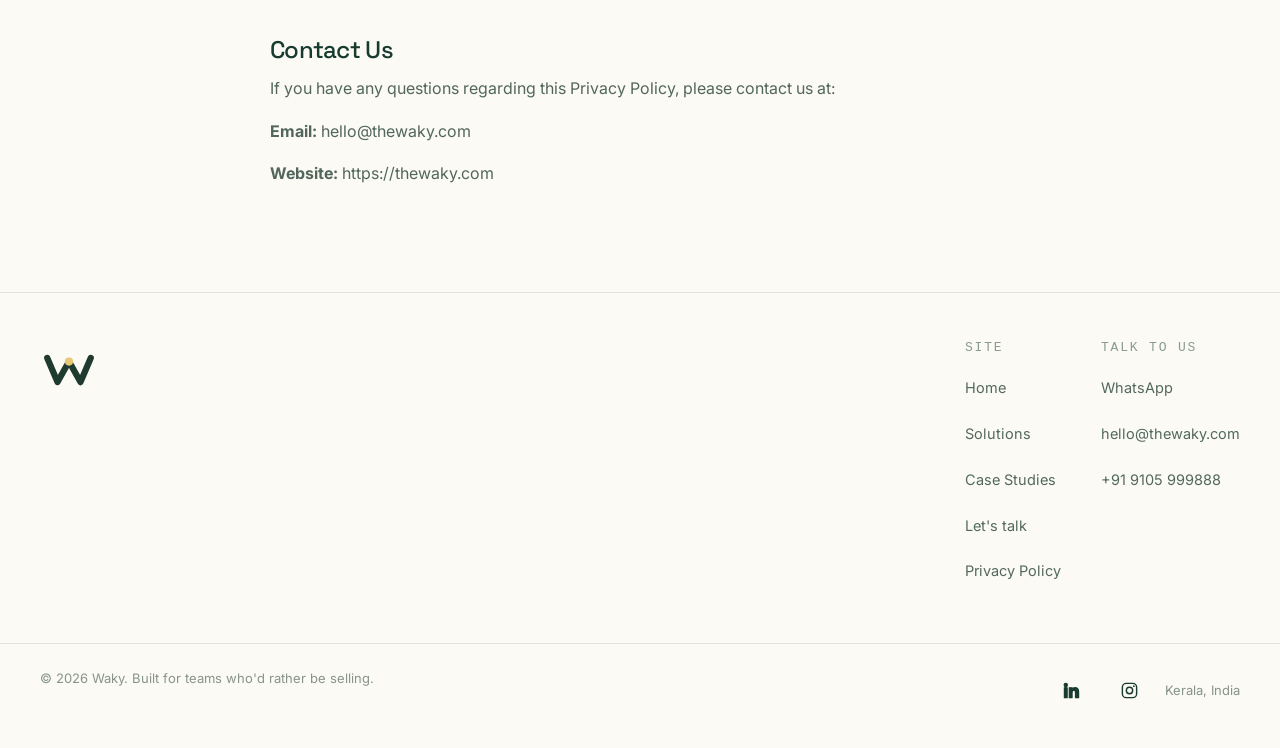
<file: privacy.html>
<!DOCTYPE html>
<html lang="en">
<head>
<meta charset="UTF-8">
<meta name="viewport" content="width=device-width, initial-scale=1.0">

<title>Privacy Policy | Waky</title><link rel="canonical" href="https://thewaky.com/privacy.html"><meta property="og:type" content="website"><meta property="og:site_name" content="Waky"><meta property="og:title" content="Privacy Policy | Waky"><meta property="og:description" content="Learn how Waky collects, uses and protects your personal information."><meta property="og:url" content="https://thewaky.com/privacy.html"><meta property="og:image" content="https://thewaky.com/og-image.jpg"><meta name="twitter:card" content="summary_large_image">

<meta name="description" content="Learn how Waky collects, uses and protects your personal information.">

<link rel="icon" type="image/svg+xml" href="logo.svg">

<link rel="preconnect" href="https://fonts.googleapis.com">
<link href="https://fonts.googleapis.com/css2?family=Space+Grotesk:wght@500;600;700&family=Inter:wght@400;500;600&display=swap" rel="stylesheet">

<link rel="stylesheet" href="styles.css?v=20261029b">
<script async src="https://www.googletagmanager.com/gtag/js?id=G-2G8WQ6XJQY"></script>
<script>
  window.dataLayer = window.dataLayer || [];
  function gtag(){dataLayer.push(arguments);}
  gtag('js', new Date());
  gtag('config', 'G-2G8WQ6XJQY');
</script>
</head>

<body>

<header class="site">

  <div class="wrap nav">

    <a href="index.html" class="brand">

      <svg viewBox="0 0 48 48">

        <path
          d="M6 14 L14.5 34 L24 17 L33.5 34 L42 14"
          fill="none"
          stroke="#1F3A2E"
          stroke-width="5.2"
          stroke-linecap="round"
          stroke-linejoin="round"
        />

        <circle
          cx="24"
          cy="17"
          r="3.4"
          fill="#E7C873"
        />

      </svg>

      <span>waky</span>

    </a>


    <nav class="nav-links" aria-label="Main navigation">

      <a href="index.html">Home</a>

      <a href="services.html">Solutions</a>
      <a href="case-studies.html">Case Studies</a>

      <a href="contact.html">Let's Talk</a>

    </nav>


    <div class="nav-cta">

      <a
        class="btn btn-primary btn-sm"
        href="consultation.html"
      >
        Meet Waky
      </a>

    </div>

  </div>

</header>

<main>

<section style="padding:90px 0;">

<div class="wrap" style="max-width:820px;">

<div class="eyebrow">
LEGAL
</div>

<h1 style="margin-bottom:18px;">
Privacy Policy
</h1>

<p class="lede">
Last updated: July 2026
</p>

<hr style="margin:50px 0;">

<h2>How We Protect Your Privacy</h2>

<p>
At <strong>Waky</strong>, we are committed to keeping your data safe. We only collect the information necessary to provide our services and improve your experience.
</p>

<br>

<h2>What We Collect</h2>

<ul>
<li><strong>Personal Information</strong> such as your name, email address, phone number and company details when you contact us.</li>

<li><strong>Usage Data</strong> including browser type, IP address, pages visited and device information.</li>

<li><strong>Cookies</strong> to improve website functionality and remember your preferences.</li>
</ul>

<br>

<h2>How We Use Your Information</h2>

<ul>
<li>Provide and maintain our services.</li>

<li>Respond to enquiries and support requests.</li>

<li>Improve our website and customer experience.</li>

<li>Send important service updates when necessary.</li>
</ul>

<br>

<h2>Sharing Your Information</h2>

<p>
We do not sell your personal information.
</p>

<p>
Your information may be shared only with trusted service providers who help us operate our business or when required by law.
</p>

<br>

<h2>Your Rights</h2>

<ul>
<li>Access your information.</li>

<li>Request corrections.</li>

<li>Request deletion of your personal data.</li>

<li>Opt out of marketing communications.</li>
</ul>

<br>

<h2>Data Security</h2>

<p>
We use industry-standard security practices to protect your information. While no online system is completely secure, we continuously work to safeguard your data.
</p>

<br>

<h2>Children's Privacy</h2>

<p>
Our services are not intended for children under the age of 13, and we do not knowingly collect their personal information.
</p>

<br>

<h2>Changes to this Policy</h2>

<p>
We may update this Privacy Policy from time to time. Any updates will be posted on this page.
</p>

<br>

<h2>Contact Us</h2>

<p>
If you have any questions regarding this Privacy Policy, please contact us at:
</p>

<p>
<strong>Email:</strong> hello@thewaky.com
</p>

<p>
<strong>Website:</strong> https://thewaky.com
</p>

</div>

</section>

</main>

<footer class="site">

  <!-- Main footer area -->
  <div class="wrap footer-grid">

    <!-- Waky logo -->
    <div class="brand">

      <svg
        viewBox="0 0 48 48"
        width="26"
        height="26"
        aria-label="Waky"
      >
        <path
          d="M6 14 L14.5 34 L24 17 L33.5 34 L42 14"
          fill="none"
          stroke="#1F3A2E"
          stroke-width="5.2"
          stroke-linecap="round"
          stroke-linejoin="round"
        />

        <circle
          cx="24"
          cy="17"
          r="3.4"
          fill="#E7C873"
        />
      </svg>

    </div>


    <!-- Footer navigation -->
    <div class="footer-links">

      <!-- Site links -->
      <div class="footer-col">

        <h4>Site</h4>

        <a href="index.html">Home</a>

        <a href="services.html">Solutions</a>

        <a href="case-studies.html">Case Studies</a>

        <a href="contact.html">Let's talk</a>

        <a href="privacy.html">Privacy Policy</a>

      </div>


      <!-- Contact links -->
      <div class="footer-col">

        <h4>Talk to us</h4>

        <a
          data-wa-button
          data-wa-message="Hi Waky, I'd like to book a free consultation."
        >
          WhatsApp
        </a>

        <a href="mailto:hello@thewaky.com">
          hello@thewaky.com
        </a>

        <a href="tel:+919105999888">
          +91 9105 999888
        </a>

      </div>

    </div>

  </div>


  <!-- =======================================================
       FOOTER BOTTOM
       ======================================================= -->

  <div class="wrap footer-bottom">

    <!-- Copyright -->
    <span>
      © 2026 Waky. Built for teams who'd rather be selling.
    </span>


    <!-- Social links -->
    <div class="footer-socials">

      <!-- LinkedIn -->
      <a
        href="https://www.linkedin.com/company/waky-labs"
        target="_blank"
        rel="noopener noreferrer"
        aria-label="Waky on LinkedIn"
      >

        <svg
          viewBox="0 0 24 24"
          aria-hidden="true"
        >
          <path
            d="M6.5 8.5H3V21h3.5V8.5ZM4.75 3A2.05 2.05 0 1 0 4.75 7.1 2.05 2.05 0 0 0 4.75 3ZM21 13.9c0-3.75-2-5.5-4.65-5.5-2.15 0-3.1 1.18-3.65 2v-1.9H9.2V21h3.5v-6.2c0-1.63.3-3.2 2.33-3.2 2 0 2.02 1.86 2.02 3.3V21H21v-7.1Z"
          />
        </svg>

      </a>


      <!-- Instagram -->
<a
  href="https://www.instagram.com/wakylabs"
  target="_blank"
  rel="noopener noreferrer"
  aria-label="Waky on Instagram"
>
  <svg
    viewBox="0 0 24 24"
    aria-hidden="true"
  >
    <rect
      x="3"
      y="3"
      width="18"
      height="18"
      rx="5"
      fill="none"
      stroke="currentColor"
      stroke-width="1.8"
    />

    <circle
      cx="12"
      cy="12"
      r="4"
      fill="none"
      stroke="currentColor"
      stroke-width="1.8"
    />

    <circle
      cx="17.5"
      cy="6.5"
      r="1.1"
      fill="currentColor"
      stroke="none"
    />
  </svg>
</a>


    <!-- Location -->
    <span>
      Kerala, India
    </span>

  </div>
</footer>

<script src="script.js?v=20261029b"></script>

</body>
</html>
</file>
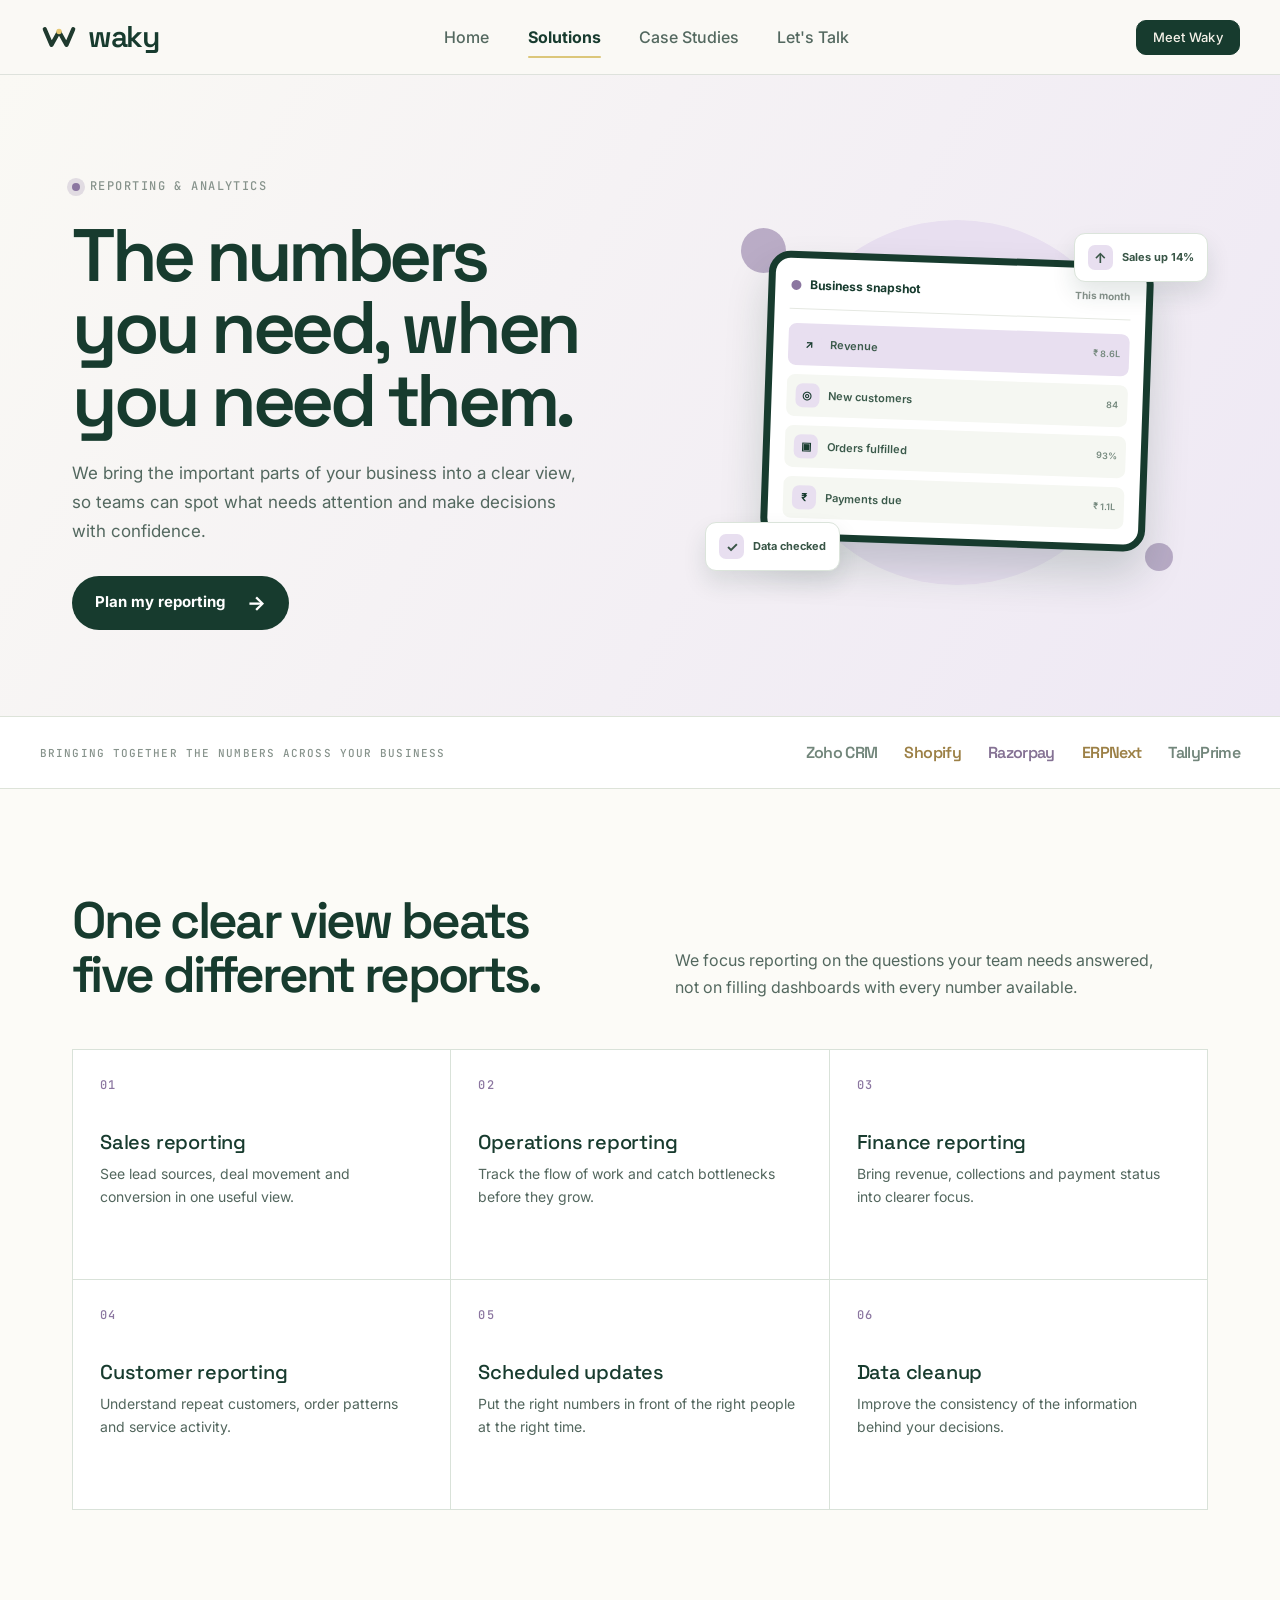
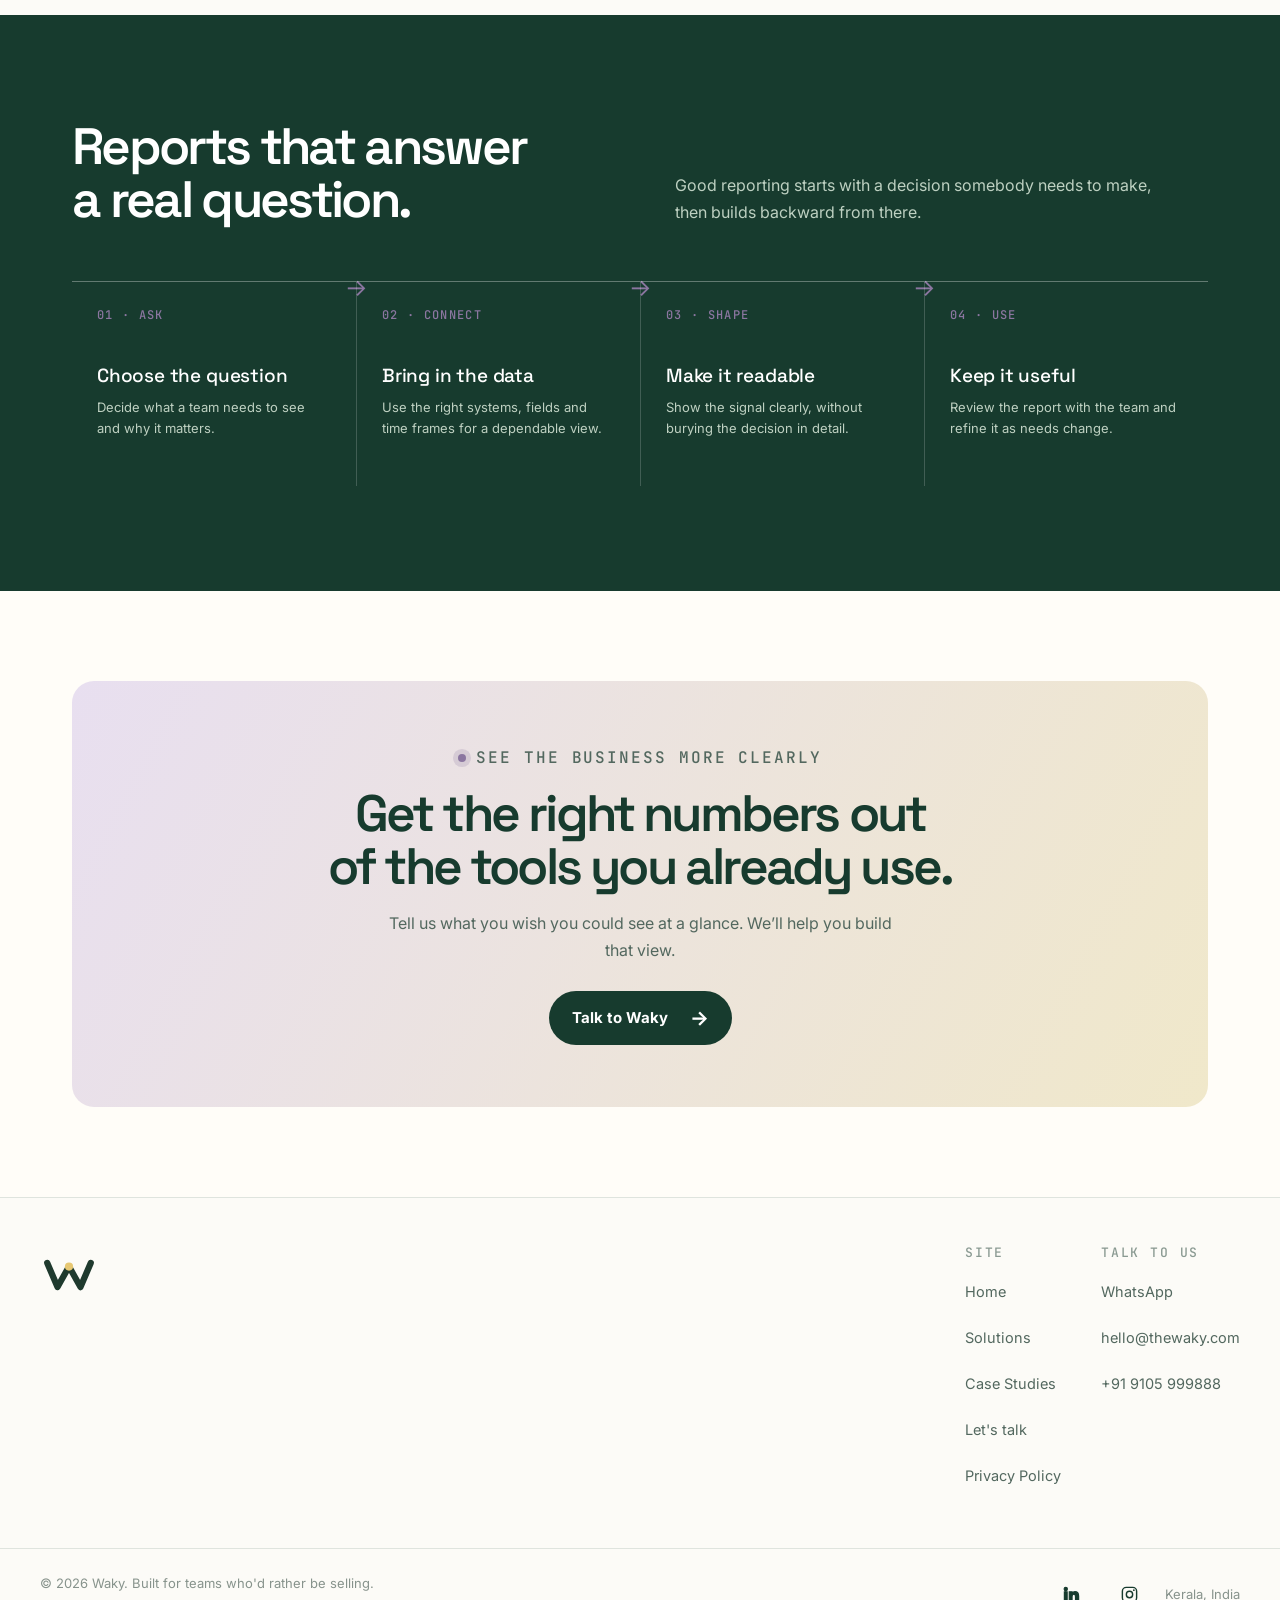
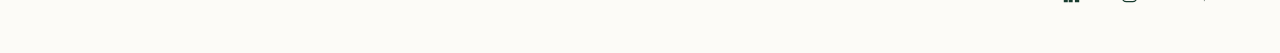
<file: reporting-analytics.html>
<!DOCTYPE html>
<html lang="en"><head><meta charset="UTF-8"><meta name="viewport" content="width=device-width, initial-scale=1.0"><meta name="description" content="Reporting and analytics systems that put useful numbers in front of the right people."><title>Reporting &amp; Analytics | Waky</title><link rel="canonical" href="https://thewaky.com/reporting-analytics.html"><meta property="og:type" content="website"><meta property="og:site_name" content="Waky"><meta property="og:title" content="Reporting &amp; Analytics | Waky"><meta property="og:description" content="Reporting and analytics systems that put useful numbers in front of the right people."><meta property="og:url" content="https://thewaky.com/reporting-analytics.html"><meta property="og:image" content="https://thewaky.com/og-image.jpg"><meta name="twitter:card" content="summary_large_image"><link rel="icon" type="image/svg+xml" href="logo.svg"><link rel="preconnect" href="https://fonts.googleapis.com"><link rel="preconnect" href="https://fonts.gstatic.com" crossorigin><link href="https://fonts.googleapis.com/css2?family=Space+Grotesk:wght@500;600;700&amp;family=Inter:wght@400;500;600;700&amp;family=JetBrains+Mono:wght@400;500&amp;display=swap" rel="stylesheet"><link rel="stylesheet" href="styles.css?v=20261029b"><link rel="stylesheet" href="business-system-design.css"><script async src="https://www.googletagmanager.com/gtag/js?id=G-2G8WQ6XJQY"></script>
<script>
  window.dataLayer = window.dataLayer || [];
  function gtag(){dataLayer.push(arguments);}
  gtag('js', new Date());
  gtag('config', 'G-2G8WQ6XJQY');
</script>
</head>
<body class="solution-page" style="--solution-accent:#8b76a0;--solution-soft:#e8dff0"><header class="site">

  <div class="wrap nav">

    <a href="index.html" class="brand">

      <svg viewBox="0 0 48 48">

        <path
          d="M6 14 L14.5 34 L24 17 L33.5 34 L42 14"
          fill="none"
          stroke="#1F3A2E"
          stroke-width="5.2"
          stroke-linecap="round"
          stroke-linejoin="round"
        />

        <circle
          cx="24"
          cy="17"
          r="3.4"
          fill="#E7C873"
        />

      </svg>

      <span>waky</span>

    </a>


    <nav class="nav-links" aria-label="Main navigation">

      <a href="index.html">Home</a>

      <a href="services.html" class="active">Solutions</a>
      <a href="case-studies.html">Case Studies</a>

      <a href="contact.html">Let's Talk</a>

    </nav>


    <div class="nav-cta">

      <a
        class="btn btn-primary btn-sm"
        href="consultation.html"
      >
        Meet Waky
      </a>

    </div>

  </div>

</header>
<main><section class="solution-hero solution-hero--integrations"><div class="wrap solution-hero-grid"><div class="solution-hero-copy"><p class="solution-eyebrow">REPORTING &amp; ANALYTICS</p><h1>The numbers you need, when you need them.</h1><p>We bring the important parts of your business into a clear view, so teams can spot what needs attention and make decisions with confidence.</p><a class="solution-action" href="contact.html">Plan my reporting <span>→</span></a></div><div class="solution-art" aria-label="Reporting dashboard illustration"><div class="solution-orb"></div><div class="solution-float solution-float--one"><strong>↑</strong> Sales up 14%</div><div class="solution-board"><div class="solution-board-head"><i></i> Business snapshot <span>This month</span></div><div class="solution-lines"><div class="solution-line highlight"><b>↗</b> Revenue <em>₹ 8.6L</em></div><div class="solution-line"><b>◎</b> New customers <em>84</em></div><div class="solution-line"><b>▣</b> Orders fulfilled <em>93%</em></div><div class="solution-line"><b>₹</b> Payments due <em>₹ 1.1L</em></div></div></div><div class="solution-float solution-float--two"><strong>✓</strong> Data checked</div></div></div></section><section class="solution-trust"><div class="wrap"><p>BRINGING TOGETHER THE NUMBERS ACROSS YOUR BUSINESS</p><div class="app-names"><strong>Zoho CRM</strong><strong>Shopify</strong><strong>Razorpay</strong><strong>ERPNext</strong><strong>TallyPrime</strong></div></div></section>
<section class="solution-section"><div class="wrap"><div class="solution-section-heading"><h2>One clear view beats five different reports.</h2><p>We focus reporting on the questions your team needs answered, not on filling dashboards with every number available.</p></div><div class="solution-grid"><article class="solution-card"><span class="solution-card-num">01</span><h3>Sales reporting</h3><p>See lead sources, deal movement and conversion in one useful view.</p></article><article class="solution-card"><span class="solution-card-num">02</span><h3>Operations reporting</h3><p>Track the flow of work and catch bottlenecks before they grow.</p></article><article class="solution-card"><span class="solution-card-num">03</span><h3>Finance reporting</h3><p>Bring revenue, collections and payment status into clearer focus.</p></article><article class="solution-card"><span class="solution-card-num">04</span><h3>Customer reporting</h3><p>Understand repeat customers, order patterns and service activity.</p></article><article class="solution-card"><span class="solution-card-num">05</span><h3>Scheduled updates</h3><p>Put the right numbers in front of the right people at the right time.</p></article><article class="solution-card"><span class="solution-card-num">06</span><h3>Data cleanup</h3><p>Improve the consistency of the information behind your decisions.</p></article></div></div></section>
<section class="solution-section solution-section--dark"><div class="wrap"><div class="solution-section-heading"><h2>Reports that answer a real question.</h2><p>Good reporting starts with a decision somebody needs to make, then builds backward from there.</p></div><div class="solution-steps"><article class="solution-step"><b>01 · ASK</b><h3>Choose the question</h3><p>Decide what a team needs to see and why it matters.</p></article><article class="solution-step"><b>02 · CONNECT</b><h3>Bring in the data</h3><p>Use the right systems, fields and time frames for a dependable view.</p></article><article class="solution-step"><b>03 · SHAPE</b><h3>Make it readable</h3><p>Show the signal clearly, without burying the decision in detail.</p></article><article class="solution-step"><b>04 · USE</b><h3>Keep it useful</h3><p>Review the report with the team and refine it as needs change.</p></article></div></div></section><section class="solution-cta"><div class="wrap"><div class="solution-cta-card"><p class="solution-eyebrow">SEE THE BUSINESS MORE CLEARLY</p><h2>Get the right numbers out of the tools you already use.</h2><p>Tell us what you wish you could see at a glance. We’ll help you build that view.</p><a class="solution-action" href="contact.html">Talk to Waky <span>→</span></a></div></div></section></main><footer class="site">

  <!-- Main footer area -->
  <div class="wrap footer-grid">

    <!-- Waky logo -->
    <div class="brand">

      <svg
        viewBox="0 0 48 48"
        width="26"
        height="26"
        aria-label="Waky"
      >
        <path
          d="M6 14 L14.5 34 L24 17 L33.5 34 L42 14"
          fill="none"
          stroke="#1F3A2E"
          stroke-width="5.2"
          stroke-linecap="round"
          stroke-linejoin="round"
        />

        <circle
          cx="24"
          cy="17"
          r="3.4"
          fill="#E7C873"
        />
      </svg>

    </div>


    <!-- Footer navigation -->
    <div class="footer-links">

      <!-- Site links -->
      <div class="footer-col">

        <h4>Site</h4>

        <a href="index.html">Home</a>

        <a href="services.html">Solutions</a>

        <a href="case-studies.html">Case Studies</a>

        <a href="contact.html">Let's talk</a>

        <a href="privacy.html">Privacy Policy</a>

      </div>


      <!-- Contact links -->
      <div class="footer-col">

        <h4>Talk to us</h4>

        <a
          data-wa-button
          data-wa-message="Hi Waky, I'd like to book a free consultation."
        >
          WhatsApp
        </a>

        <a href="mailto:hello@thewaky.com">
          hello@thewaky.com
        </a>

        <a href="tel:+919105999888">
          +91 9105 999888
        </a>

      </div>

    </div>

  </div>


  <!-- =======================================================
       FOOTER BOTTOM
       ======================================================= -->

  <div class="wrap footer-bottom">

    <!-- Copyright -->
    <span>
      © 2026 Waky. Built for teams who'd rather be selling.
    </span>


    <!-- Social links -->
    <div class="footer-socials">

      <!-- LinkedIn -->
      <a
        href="https://www.linkedin.com/company/waky-labs"
        target="_blank"
        rel="noopener noreferrer"
        aria-label="Waky on LinkedIn"
      >

        <svg
          viewBox="0 0 24 24"
          aria-hidden="true"
        >
          <path
            d="M6.5 8.5H3V21h3.5V8.5ZM4.75 3A2.05 2.05 0 1 0 4.75 7.1 2.05 2.05 0 0 0 4.75 3ZM21 13.9c0-3.75-2-5.5-4.65-5.5-2.15 0-3.1 1.18-3.65 2v-1.9H9.2V21h3.5v-6.2c0-1.63.3-3.2 2.33-3.2 2 0 2.02 1.86 2.02 3.3V21H21v-7.1Z"
          />
        </svg>

      </a>


      <!-- Instagram -->
<a
  href="https://www.instagram.com/wakylabs"
  target="_blank"
  rel="noopener noreferrer"
  aria-label="Waky on Instagram"
>
  <svg
    viewBox="0 0 24 24"
    aria-hidden="true"
  >
    <rect
      x="3"
      y="3"
      width="18"
      height="18"
      rx="5"
      fill="none"
      stroke="currentColor"
      stroke-width="1.8"
    />

    <circle
      cx="12"
      cy="12"
      r="4"
      fill="none"
      stroke="currentColor"
      stroke-width="1.8"
    />

    <circle
      cx="17.5"
      cy="6.5"
      r="1.1"
      fill="currentColor"
      stroke="none"
    />
  </svg>
</a>


    <!-- Location -->
    <span>
      Kerala, India
    </span>

  </div>
</footer><script src="script.js?v=20261029b"></script>
</body></html>
</file>
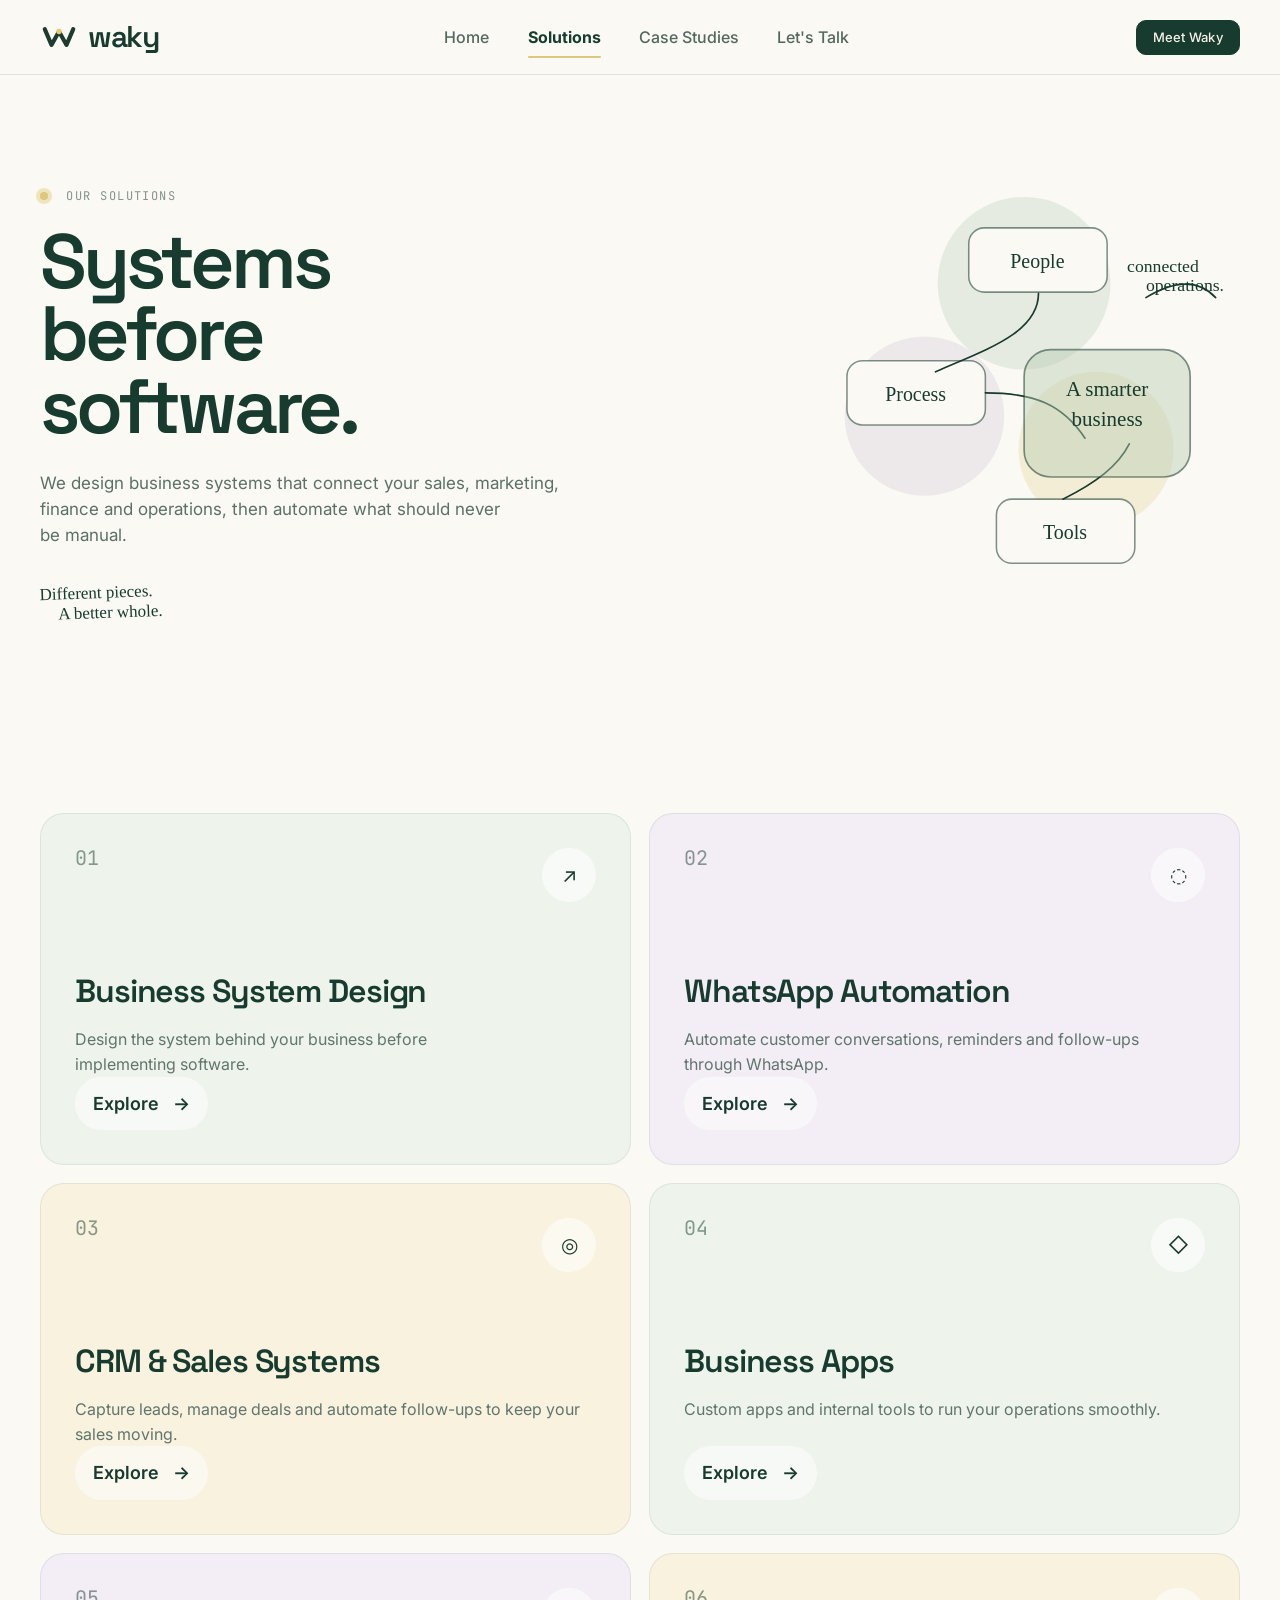
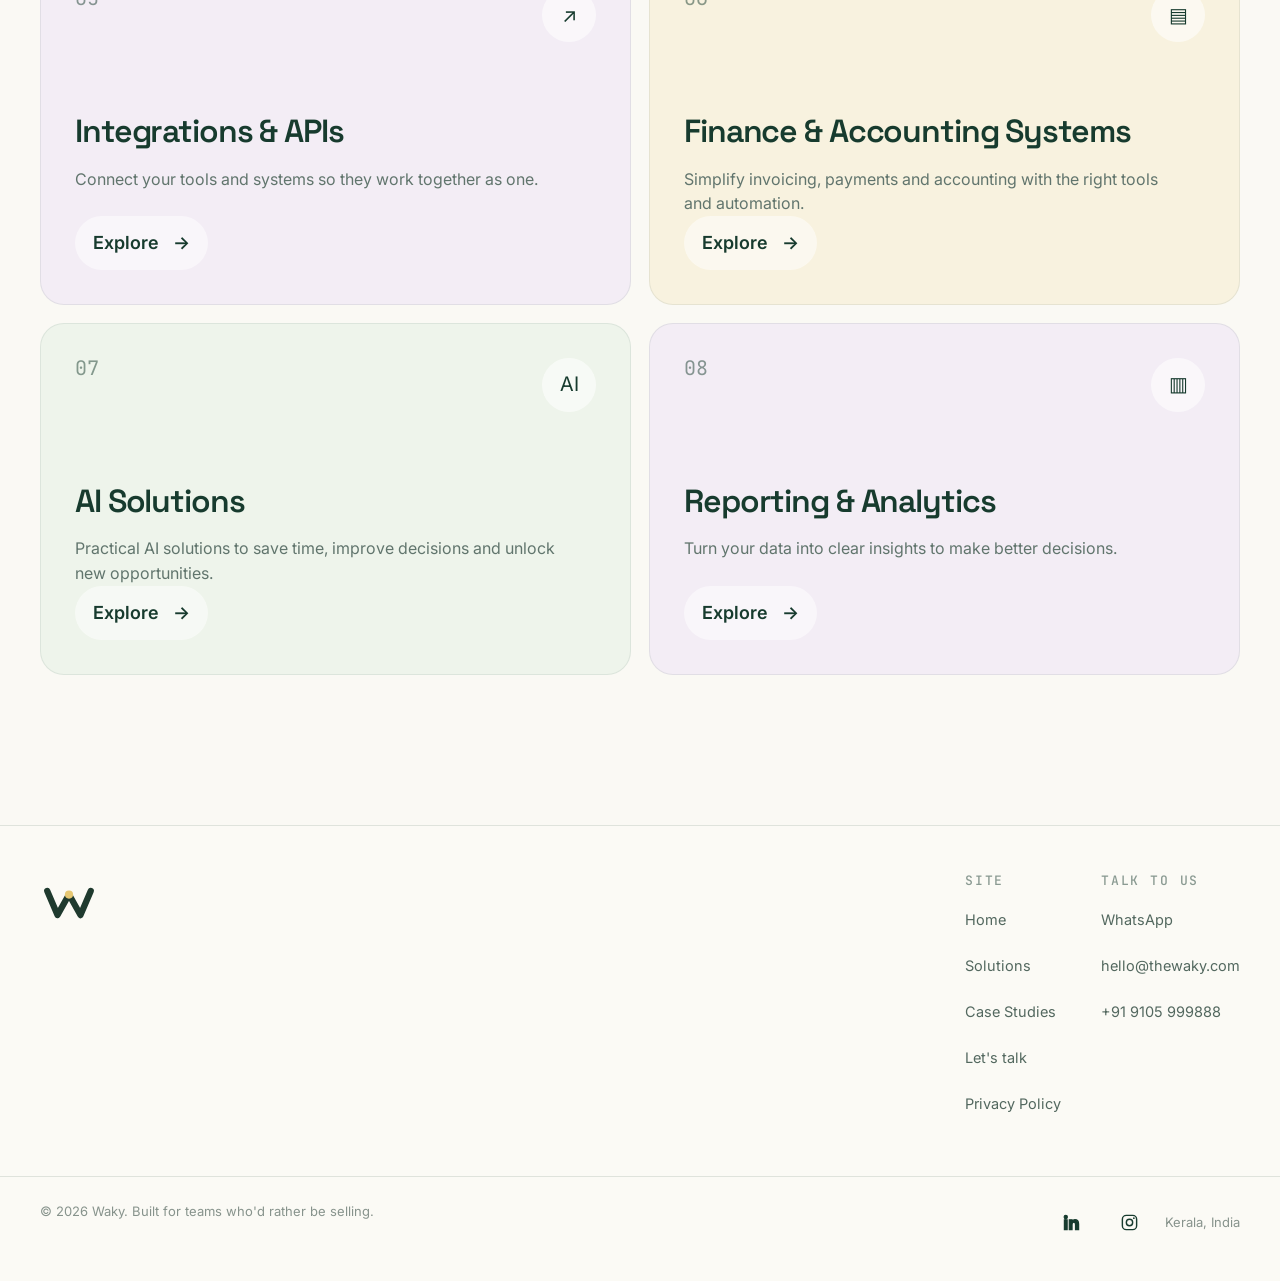
<file: services.html>
<!DOCTYPE html>
<html lang="en">

<head>

  <meta charset="UTF-8">

  <meta
    name="viewport"
    content="width=device-width, initial-scale=1.0"
  >

  <title>Solutions | Waky</title><meta property="og:type" content="website"><meta property="og:site_name" content="Waky"><meta property="og:title" content="Solutions | Waky"><meta property="og:description" content="Explore Waky's CRM, WhatsApp, workflow automation and business software solutions for smarter operations."><meta property="og:url" content="https://thewaky.com/services.html"><meta property="og:image" content="https://thewaky.com/og-image.jpg"><meta name="twitter:card" content="summary_large_image">

  <meta
    name="description"
    content="Explore Waky's CRM, WhatsApp, workflow automation and business software solutions for smarter operations."
  >

  <link rel="canonical" href="https://thewaky.com/services.html">

  <link
    rel="icon"
    type="image/svg+xml"
    href="logo.svg"
  >

  <!-- Google Fonts -->
  <link rel="preconnect" href="https://fonts.googleapis.com">

  <link
    href="https://fonts.googleapis.com/css2?family=Space+Grotesk:wght@500;600;700&family=Inter:wght@400;500;600&family=JetBrains+Mono:wght@400;500&display=swap"
    rel="stylesheet"
  >

  <!-- Main stylesheet -->
  <link
    rel="stylesheet"
    href="styles.css?v=20261029b"
  >

<script async src="https://www.googletagmanager.com/gtag/js?id=G-2G8WQ6XJQY"></script>
<script>
  window.dataLayer = window.dataLayer || [];
  function gtag(){dataLayer.push(arguments);}
  gtag('js', new Date());
  gtag('config', 'G-2G8WQ6XJQY');
</script>
</head>


<body>


<!-- =========================================================
     HEADER
     ========================================================= -->

<header class="site">

  <div class="wrap nav">

    <a href="index.html" class="brand">

      <svg viewBox="0 0 48 48">

        <path
          d="M6 14 L14.5 34 L24 17 L33.5 34 L42 14"
          fill="none"
          stroke="#1F3A2E"
          stroke-width="5.2"
          stroke-linecap="round"
          stroke-linejoin="round"
        />

        <circle
          cx="24"
          cy="17"
          r="3.4"
          fill="#E7C873"
        />

      </svg>

      <span>waky</span>

    </a>


    <nav class="nav-links" aria-label="Main navigation">

      <a href="index.html">Home</a>

      <a href="services.html" class="active">Solutions</a>
      <a href="case-studies.html">Case Studies</a>

      <a href="contact.html">Let's Talk</a>

    </nav>


    <div class="nav-cta">

      <a
        class="btn btn-primary btn-sm"
        href="consultation.html"
      >
        Meet Waky
      </a>

    </div>

  </div>

</header>



<!-- =========================================================
     MAIN
     ========================================================= -->

<main>


  <!-- =======================================================
       SERVICES HERO
       ======================================================= -->

  <section class="services-hero">

    <div class="wrap services-hero-grid">


      <!-- LEFT   HEADLINE -->

      <div class="services-hero-copy">

        <p class="services-eyebrow">
          OUR SOLUTIONS
        </p>


        <h1>
          Systems<br>
          before<br>
          software.
        </h1>


        <p class="services-hero-text">
          We design business systems that connect your sales,
          marketing, finance and operations, then automate
          what should never be manual.
        </p>


        <div class="services-note">

          <span>
            Different pieces.
          </span>

          <span>
            A better whole.
          </span>

        </div>

      </div>



      <!-- RIGHT   HERO ILLUSTRATION -->

      <div class="services-hero-art">

        <svg
          viewBox="0 0 560 430"
          aria-hidden="true"
        >


          <!-- SOFT PASTEL BACKGROUNDS -->

          <circle
            cx="365"
            cy="105"
            r="78"
            class="art-green"
          />

          <circle
            cx="275"
            cy="225"
            r="72"
            class="art-lavender"
          />

          <circle
            cx="430"
            cy="255"
            r="70"
            class="art-gold"
          />



          <!-- PEOPLE -->

          <g class="art-card">

            <rect
              x="315"
              y="55"
              width="125"
              height="58"
              rx="14"
            />

            <text
              x="377"
              y="91"
            >
              People
            </text>

          </g>



          <!-- PROCESS -->

          <g class="art-card">

            <rect
              x="205"
              y="175"
              width="125"
              height="58"
              rx="14"
            />

            <text
              x="267"
              y="211"
            >
              Process
            </text>

          </g>



          <!-- TOOLS -->

          <g class="art-card">

            <rect
              x="340"
              y="300"
              width="125"
              height="58"
              rx="14"
            />

            <text
              x="402"
              y="336"
            >
              Tools
            </text>

          </g>



          <!-- CONNECTION LINES -->

          <path
            d="M378 114 C378 150 330 165 285 185"
            class="art-line"
          />

          <path
            d="M330 204 C375 204 400 215 420 245"
            class="art-line"
          />

          <path
            d="M400 300 C430 285 450 270 460 250"
            class="art-line"
          />



          <!-- CENTRAL RESULT -->

          <g class="art-result">

            <rect
              x="365"
              y="165"
              width="150"
              height="115"
              rx="24"
            />

            <text
              x="440"
              y="207"
            >
              A smarter
            </text>

            <text
              x="440"
              y="234"
            >
              business
            </text>

          </g>



          <!-- HANDWRITTEN NOTE -->

          <path
            d="M475 118 C505 100 525 104 538 118"
            class="art-line"
          />

          <text
            x="458"
            y="95"
            class="art-note"
          >
            connected
          </text>

          <text
            x="475"
            y="112"
            class="art-note"
          >
            operations.
          </text>


        </svg>

      </div>


    </div>

  </section>


  



 <!-- =========================================================
     SERVICES   GRID
     2 COLUMNS × 4 ROWS
     ========================================================= -->

<section class="services-list">

  <div class="wrap">

    <div class="services-grid">


      <!-- 01   BUSINESS SYSTEM DESIGN -->

      <a
        href="business-system-design.html"
        class="service-card service-card-green"
      >

        <div class="service-card-top">

          <span class="service-number">
            01
          </span>

          <span class="service-icon">
            ↗
          </span>

        </div>


        <div class="service-card-content">

          <h2>
            Business System Design
          </h2>

          <p>
            Design the system behind your business before
            implementing software.
          </p>

        </div>


        <div class="service-explore">
          <span>Explore</span>
          <span>→</span>
        </div>

      </a>



      <!-- 02   WHATSAPP AUTOMATION -->

      <a
        href="whatsapp-automation.html"
        class="service-card service-card-lavender"
      >

        <div class="service-card-top">

          <span class="service-number">
            02
          </span>

          <span class="service-icon">
            ◌
          </span>

        </div>


        <div class="service-card-content">

          <h2>
            WhatsApp Automation
          </h2>

          <p>
            Automate customer conversations, reminders
            and follow-ups through WhatsApp.
          </p>

        </div>


        <div class="service-explore">
          <span>Explore</span>
          <span>→</span>
        </div>

      </a>



      <!-- 03   CRM & SALES SYSTEMS -->

      <a
        href="crm-sales-systems.html"
        class="service-card service-card-gold"
      >

        <div class="service-card-top">

          <span class="service-number">
            03
          </span>

          <span class="service-icon">
            ◎
          </span>

        </div>


        <div class="service-card-content">

          <h2>
            CRM &amp; Sales Systems
          </h2>

          <p>
            Capture leads, manage deals and automate
            follow-ups to keep your sales moving.
          </p>

        </div>


        <div class="service-explore">
          <span>Explore</span>
          <span>→</span>
        </div>

      </a>



      <!-- 04   BUSINESS APPS -->

      <a
        href="business-apps.html"
        class="service-card service-card-green"
      >

        <div class="service-card-top">

          <span class="service-number">
            04
          </span>

          <span class="service-icon">
            ◇
          </span>

        </div>


        <div class="service-card-content">

          <h2>
            Business Apps
          </h2>

          <p>
            Custom apps and internal tools to run
            your operations smoothly.
          </p>

        </div>


        <div class="service-explore">
          <span>Explore</span>
          <span>→</span>
        </div>

      </a>



      <!-- 05   INTEGRATIONS & APIs -->

      <a
        href="integrations-apis.html"
        class="service-card service-card-lavender"
      >

        <div class="service-card-top">

          <span class="service-number">
            05
          </span>

          <span class="service-icon">
            ↗
          </span>

        </div>


        <div class="service-card-content">

          <h2>
            Integrations &amp; APIs
          </h2>

          <p>
            Connect your tools and systems so they
            work together as one.
          </p>

        </div>


        <div class="service-explore">
          <span>Explore</span>
          <span>→</span>
        </div>

      </a>



      <!-- 06   FINANCE & ACCOUNTING -->

      <a
        href="finance-accounting.html"
        class="service-card service-card-gold"
      >

        <div class="service-card-top">

          <span class="service-number">
            06
          </span>

          <span class="service-icon">
            ▤
          </span>

        </div>


        <div class="service-card-content">

          <h2>
            Finance &amp; Accounting Systems
          </h2>

          <p>
            Simplify invoicing, payments and accounting
            with the right tools and automation.
          </p>

        </div>


        <div class="service-explore">
          <span>Explore</span>
          <span>→</span>
        </div>

      </a>



      <!-- 07   AI SOLUTIONS -->

      <a
        href="ai-solutions.html"
        class="service-card service-card-green"
      >

        <div class="service-card-top">

          <span class="service-number">
            07
          </span>

          <span class="service-icon">
            AI
          </span>

        </div>


        <div class="service-card-content">

          <h2>
            AI Solutions
          </h2>

          <p>
            Practical AI solutions to save time,
            improve decisions and unlock new opportunities.
          </p>

        </div>


        <div class="service-explore">
          <span>Explore</span>
          <span>→</span>
        </div>

      </a>



      <!-- 08   REPORTING & ANALYTICS -->

      <a
        href="reporting-analytics.html"
        class="service-card service-card-lavender"
      >

        <div class="service-card-top">

          <span class="service-number">
            08
          </span>

          <span class="service-icon">
            ▥
          </span>

        </div>


        <div class="service-card-content">

          <h2>
            Reporting &amp; Analytics
          </h2>

          <p>
            Turn your data into clear insights to make
            better decisions.
          </p>

        </div>


        <div class="service-explore">
          <span>Explore</span>
          <span>→</span>
        </div>

      </a>


    </div>

  </div>

</section>

<footer class="site">

  <!-- Main footer area -->
  <div class="wrap footer-grid">

    <!-- Waky logo -->
    <div class="brand">

      <svg
        viewBox="0 0 48 48"
        width="26"
        height="26"
        aria-label="Waky"
      >
        <path
          d="M6 14 L14.5 34 L24 17 L33.5 34 L42 14"
          fill="none"
          stroke="#1F3A2E"
          stroke-width="5.2"
          stroke-linecap="round"
          stroke-linejoin="round"
        />

        <circle
          cx="24"
          cy="17"
          r="3.4"
          fill="#E7C873"
        />
      </svg>

    </div>


    <!-- Footer navigation -->
    <div class="footer-links">

      <!-- Site links -->
      <div class="footer-col">

        <h4>Site</h4>

        <a href="index.html">Home</a>

        <a href="services.html">Solutions</a>

        <a href="case-studies.html">Case Studies</a>

        <a href="contact.html">Let's talk</a>

        <a href="privacy.html">Privacy Policy</a>

      </div>


      <!-- Contact links -->
      <div class="footer-col">

        <h4>Talk to us</h4>

        <a
          data-wa-button
          data-wa-message="Hi Waky, I'd like to book a free consultation."
        >
          WhatsApp
        </a>

        <a href="mailto:hello@thewaky.com">
          hello@thewaky.com
        </a>

        <a href="tel:+919105999888">
          +91 9105 999888
        </a>

      </div>

    </div>

  </div>


  <!-- =======================================================
       FOOTER BOTTOM
       ======================================================= -->

  <div class="wrap footer-bottom">

    <!-- Copyright -->
    <span>
      © 2026 Waky. Built for teams who'd rather be selling.
    </span>


    <!-- Social links -->
    <div class="footer-socials">

      <!-- LinkedIn -->
      <a
        href="https://www.linkedin.com/company/waky-labs"
        target="_blank"
        rel="noopener noreferrer"
        aria-label="Waky on LinkedIn"
      >

        <svg
          viewBox="0 0 24 24"
          aria-hidden="true"
        >
          <path
            d="M6.5 8.5H3V21h3.5V8.5ZM4.75 3A2.05 2.05 0 1 0 4.75 7.1 2.05 2.05 0 0 0 4.75 3ZM21 13.9c0-3.75-2-5.5-4.65-5.5-2.15 0-3.1 1.18-3.65 2v-1.9H9.2V21h3.5v-6.2c0-1.63.3-3.2 2.33-3.2 2 0 2.02 1.86 2.02 3.3V21H21v-7.1Z"
          />
        </svg>

      </a>


      <!-- Instagram -->
<a
  href="https://www.instagram.com/wakylabs"
  target="_blank"
  rel="noopener noreferrer"
  aria-label="Waky on Instagram"
>
  <svg
    viewBox="0 0 24 24"
    aria-hidden="true"
  >
    <rect
      x="3"
      y="3"
      width="18"
      height="18"
      rx="5"
      fill="none"
      stroke="currentColor"
      stroke-width="1.8"
    />

    <circle
      cx="12"
      cy="12"
      r="4"
      fill="none"
      stroke="currentColor"
      stroke-width="1.8"
    />

    <circle
      cx="17.5"
      cy="6.5"
      r="1.1"
      fill="currentColor"
      stroke="none"
    />
  </svg>
</a>


    <!-- Location -->
    <span>
      Kerala, India
    </span>

  </div>
</footer>

<script src="script.js?v=20261029b"></script>
</body>
</html>
</file>
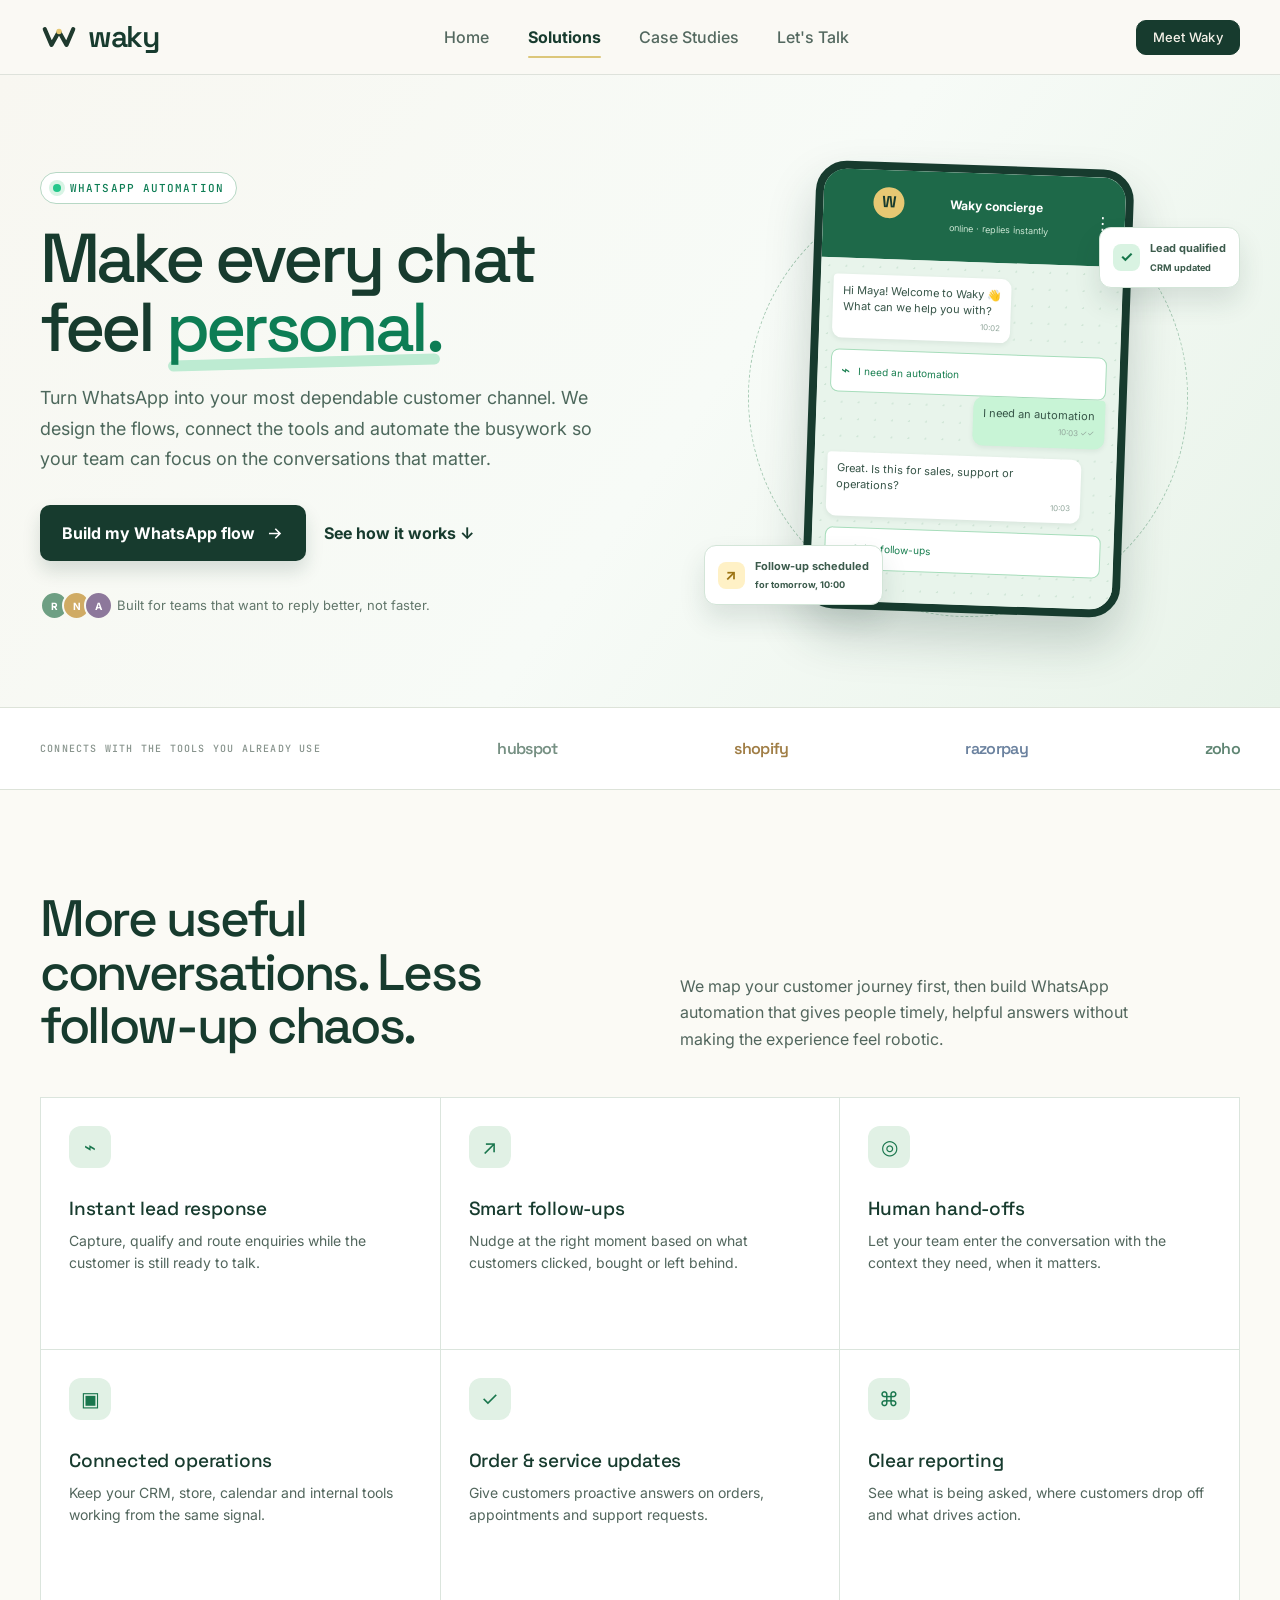
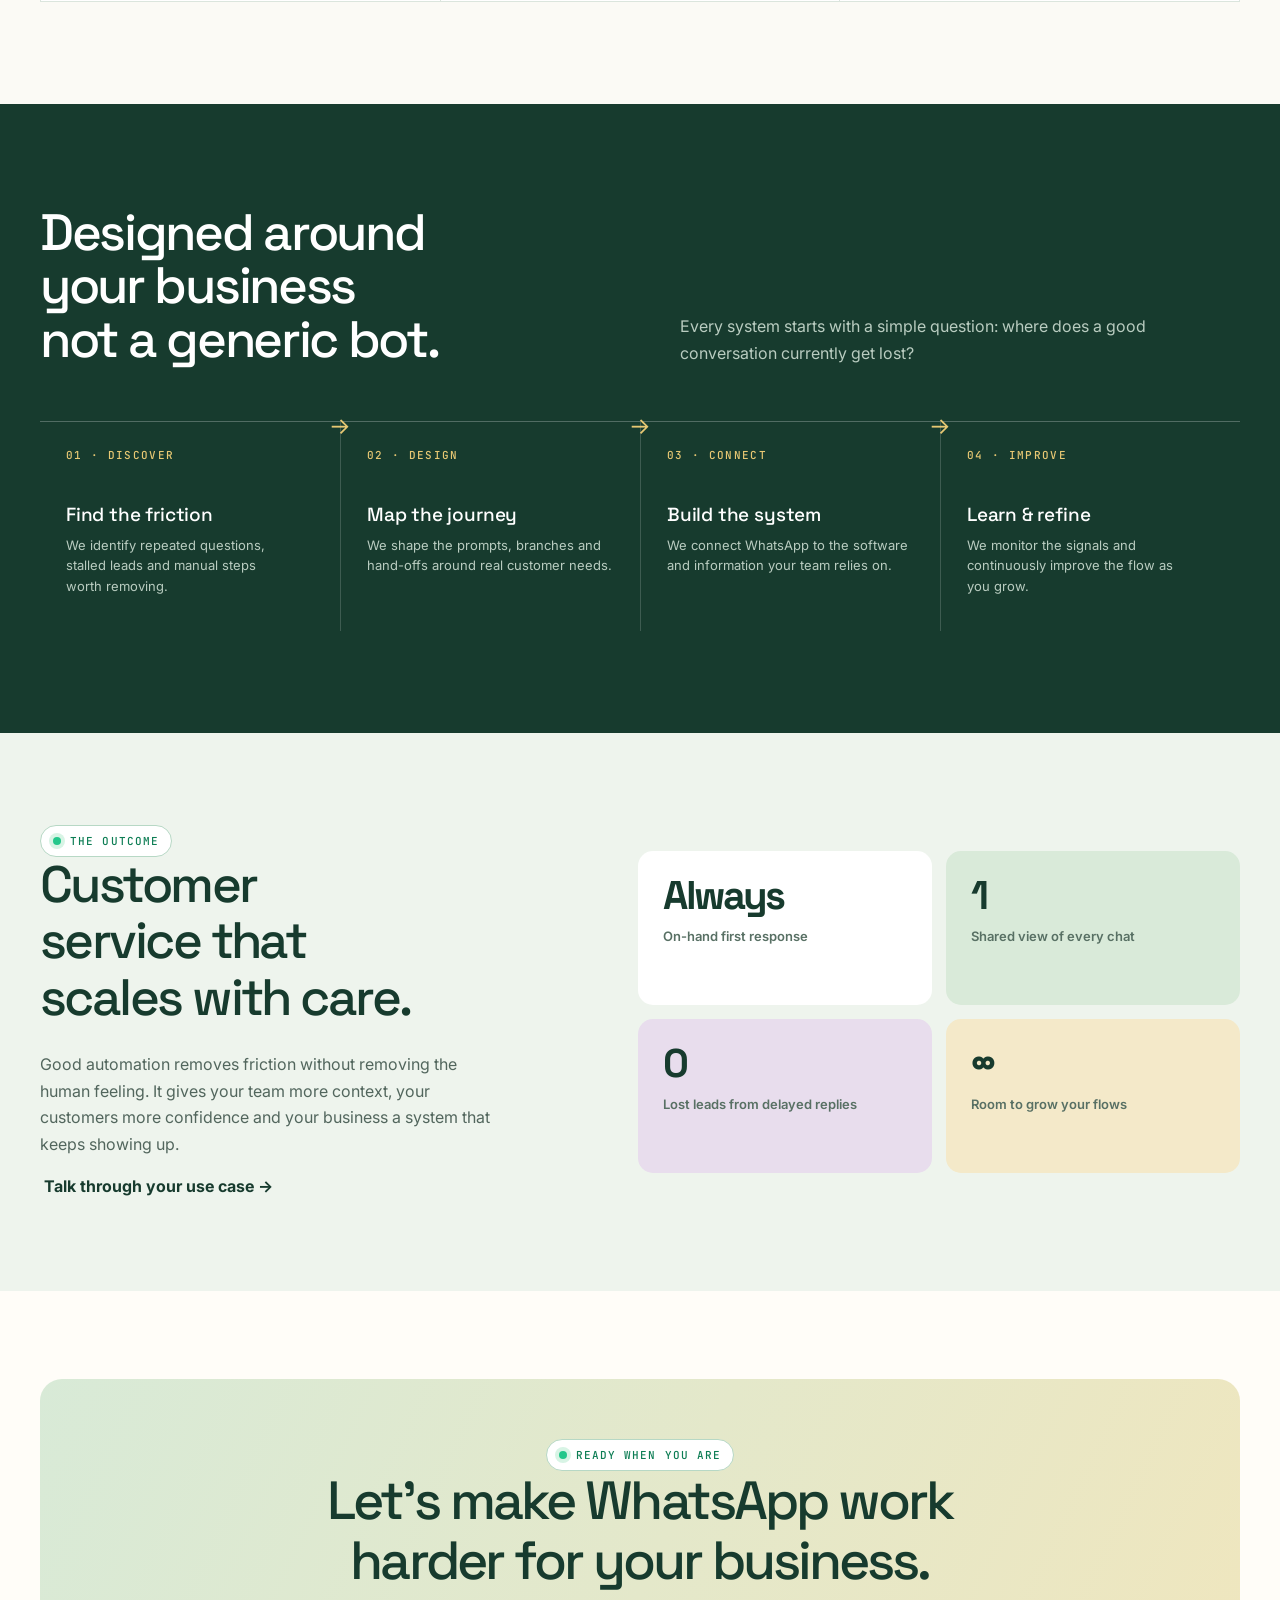
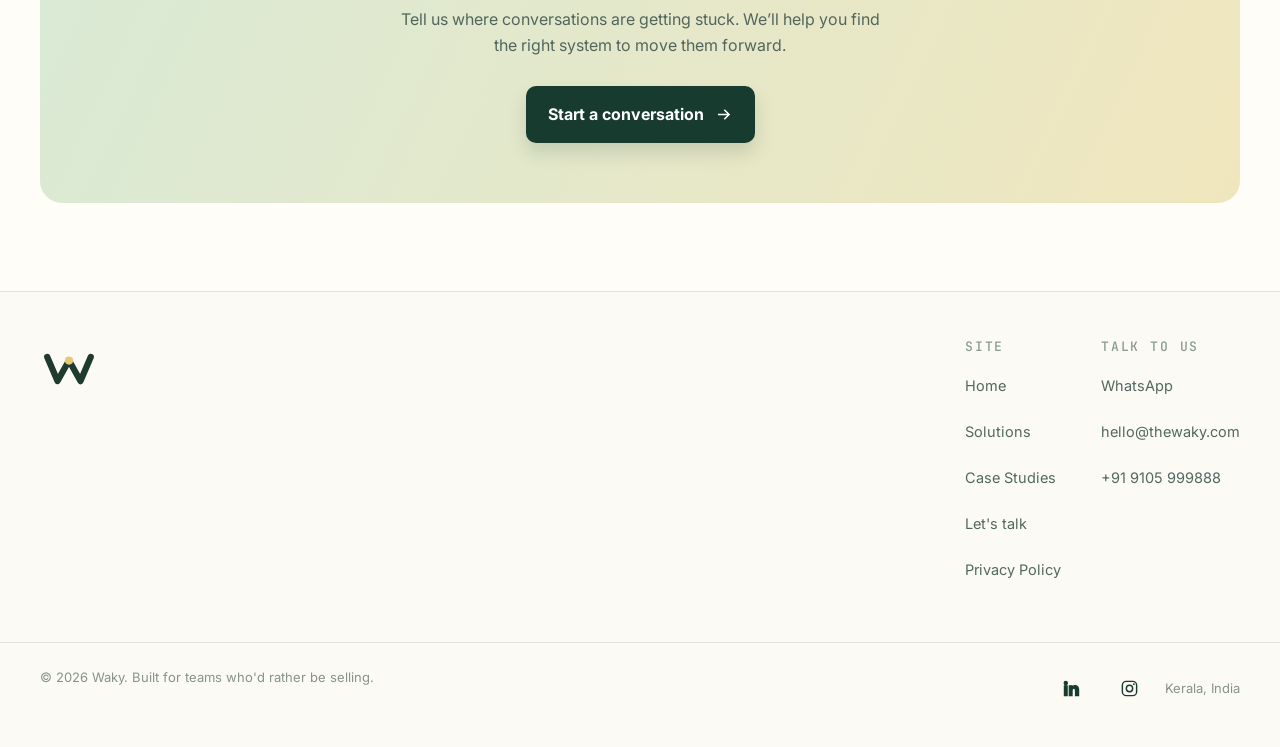
<file: whatsapp-automation.html>
<!DOCTYPE html>
<html lang="en">
<head>
  <meta charset="UTF-8">
  <meta name="viewport" content="width=device-width, initial-scale=1.0">
  <meta name="description" content="Turn WhatsApp conversations into a dependable customer journey with Waky automation.">
  <title>WhatsApp Automation | Waky</title><link rel="canonical" href="https://thewaky.com/whatsapp-automation.html"><meta property="og:type" content="website"><meta property="og:site_name" content="Waky"><meta property="og:title" content="WhatsApp Automation | Waky"><meta property="og:description" content="Turn WhatsApp conversations into a dependable customer journey with Waky automation."><meta property="og:url" content="https://thewaky.com/whatsapp-automation.html"><meta property="og:image" content="https://thewaky.com/og-image.jpg"><meta name="twitter:card" content="summary_large_image">
  <link rel="icon" type="image/svg+xml" href="logo.svg">
  <link rel="preconnect" href="https://fonts.googleapis.com">
  <link rel="preconnect" href="https://fonts.gstatic.com" crossorigin>
  <link href="https://fonts.googleapis.com/css2?family=Inter:wght@400;500;600;700&amp;family=JetBrains+Mono:wght@400;500&amp;family=Space+Grotesk:wght@500;600;700&amp;display=swap" rel="stylesheet">
  <link rel="stylesheet" href="styles.css?v=20261029b">
  <style>
    :root { --wa:#24c78b; --wa-dark:#0d7d54; --pale-wa:#e7f7ef; }
    .wa-page { overflow-x:hidden; }
    .wa-hero { padding:82px 0 72px; background:linear-gradient(125deg,#f8f7f1 0%,#f7fbf7 54%,#e8f3e9 100%); }
    .wa-hero-grid { display:grid; grid-template-columns:minmax(0,1.04fr) minmax(390px,.96fr); align-items:center; gap:66px; }
    .wa-kicker { display:inline-flex; align-items:center; gap:9px; padding:8px 12px; border:1px solid #b7d8c5; border-radius:100px; background:#fff; color:var(--wa-dark); font:500 11px var(--mono); letter-spacing:.1em; }
    .wa-kicker i { display:block; width:8px; height:8px; border-radius:50%; background:var(--wa); box-shadow:0 0 0 4px #d8f4e5; }
    .wa-copy h1 { max-width:680px; margin:20px 0 22px; font-size:clamp(46px,5.4vw,78px); line-height:.99; letter-spacing:-.055em; }
    .wa-copy h1 em { font-style:normal; color:var(--wa-dark); position:relative; white-space:nowrap; }
    .wa-copy h1 em::after { content:""; position:absolute; z-index:0; height:11px; border-radius:30px; left:2px; right:1px; bottom:3px; background:#bdebd2; transform:rotate(-1.5deg); }
    .wa-copy h1 em span { position:relative; z-index:1; }
    .wa-lede { max-width:570px; font-size:18px; line-height:1.7; color:#4d685c; }
    .wa-actions { display:flex; flex-wrap:wrap; align-items:center; gap:14px; margin-top:30px; }
    .wa-button { display:inline-flex; align-items:center; justify-content:center; gap:10px; padding:15px 22px; border-radius:10px; background:var(--forest); color:white; font-weight:700; box-shadow:0 10px 18px rgba(23,59,46,.15); transition:transform .2s,background .2s; }
    .wa-button:hover { background:var(--wa-dark); transform:translateY(-2px); }
    .wa-button svg { width:19px; height:19px; }
    .wa-text-link { padding:12px 4px; color:var(--forest); font-weight:700; }
    .wa-proof { display:flex; align-items:center; gap:11px; margin-top:30px; color:#61766a; font-size:13px; }
    .proof-avatars { display:flex; }
    .proof-avatars b { display:grid; place-items:center; width:29px; height:29px; margin-right:-7px; border:2px solid #f8f9f3; border-radius:50%; color:#fff; font-size:10px; background:#6e9f83; }
    .proof-avatars b:nth-child(2){background:#d0ab64}.proof-avatars b:nth-child(3){background:#8d789b}
    .wa-art { position:relative; min-height:478px; }
    .orbit { position:absolute; width:440px; height:440px; top:20px; left:50%; border:1px dashed #a8cbb5; border-radius:50%; transform:translateX(-50%); }
    .orbit::before { content:""; position:absolute; width:306px; height:306px; top:66px; left:66px; border-radius:50%; background:#d8ebd9; opacity:.8; }
    .chat-window { position:absolute; z-index:2; top:8px; left:50%; width:318px; overflow:hidden; border:8px solid #173b2e; border-radius:31px; background:#e8f4eb; box-shadow:0 25px 48px rgba(23,59,46,.21); transform:translateX(-50%) rotate(2deg); }
    .chat-head { display:flex; align-items:center; gap:9px; padding:17px 14px 13px; color:#fff; background:#1e6949; }
    .chat-head .avatar { display:grid; place-items:center; width:31px; height:31px; border-radius:50%; background:#e7c873; color:var(--forest); font-family:var(--display); font-weight:700; }
    .chat-head strong { display:block; font-size:12px; line-height:1.15; }.chat-head small { color:#c9e5d2; font-size:9px; }.chat-head span { margin-left:auto; font-size:17px; }
    .chat-body { min-height:343px; padding:16px 13px; background-color:#e8f4eb; background-image:radial-gradient(#cfe5d6 1px,transparent 1px); background-size:17px 17px; }
    .message { width:max-content; max-width:92%; margin:0 0 11px; padding:9px 10px; border-radius:4px 10px 10px; background:#fff; box-shadow:0 2px 5px rgba(23,59,46,.08); color:#365447; font-size:11px; line-height:1.45; }.message small { display:block; margin-top:3px; color:#93a89d; font-size:8px; text-align:right; }
    .message.out { margin-left:auto; border-radius:10px 4px 10px 10px; background:#c8f4d6; }
    .quick-reply { display:flex; align-items:center; gap:8px; padding:8px 10px; border:1px solid #a7ddbb; border-radius:8px; background:white; color:#197f50; font-size:10px; }.quick-reply b { font-size:15px; font-weight:400; }
    .floating-card { position:absolute; z-index:3; display:flex; align-items:center; gap:10px; padding:11px 13px; border:1px solid #d3e5d8; border-radius:12px; background:#fff; box-shadow:0 14px 27px rgba(23,59,46,.12); color:#3c5b4c; font-size:11px; font-weight:700; }.floating-card i { display:grid; place-items:center; width:27px; height:27px; border-radius:8px; background:#d9f3e2; color:#16764b; font-style:normal; font-size:15px; }
    .card-one { top:70px; right:0; }.card-two { bottom:30px; left:8px; }.card-two i { background:#fff1c6; color:#9c7312; }
    .logos { padding:30px 0; border-top:1px solid var(--line); border-bottom:1px solid var(--line); background:#fff; }.logo-row { display:flex; align-items:center; justify-content:space-between; gap:22px; }.logo-row p { margin:0; color:#87938c; font:500 10px var(--mono); letter-spacing:.12em; white-space:nowrap; }.logo-row strong { color:#769083; font:600 16px var(--display); letter-spacing:-.04em; white-space:nowrap; }.logo-row strong:nth-of-type(2){color:#a07e46}.logo-row strong:nth-of-type(3){color:#6b829f}.logo-row strong:nth-of-type(4){color:#5f8573}
    .section { padding:102px 0; }.section-intro { display:grid; grid-template-columns:1fr 1fr; gap:80px; align-items:end; margin-bottom:45px; }.section-intro h2 { margin:0; max-width:540px; font-size:clamp(34px,4vw,55px); line-height:1.04; letter-spacing:-.045em; }.section-intro p { max-width:480px; margin:0; font-size:16px; line-height:1.65; }
    .feature-grid { display:grid; grid-template-columns:repeat(3,1fr); border-top:1px solid #dbe5dd; border-left:1px solid #dbe5dd; }.feature { min-height:252px; padding:28px; border-right:1px solid #dbe5dd; border-bottom:1px solid #dbe5dd; background:#fff; transition:background .2s; }.feature:hover { background:#f2f8f2; }.feature-icon { display:grid; place-items:center; width:42px; height:42px; margin-bottom:31px; border-radius:12px; background:#e1f1e5; color:#19764d; font-size:20px; }.feature h3 { margin-bottom:10px; font-size:19px; }.feature p { font-size:14px; line-height:1.6; }
    .workflow { background:var(--forest); color:#fff; }.workflow h2 { color:#fff; }.workflow .section-intro p { color:#b9ccc0; }.flow { display:grid; grid-template-columns:repeat(4,1fr); gap:0; margin-top:55px; }.flow-step { position:relative; min-height:210px; padding:26px 26px 20px; border-top:1px solid rgba(255,255,255,.25); border-left:1px solid rgba(255,255,255,.17); }.flow-step:first-child { border-left:0; }.step-num { display:block; margin-bottom:43px; color:#e7c873; font:500 11px var(--mono); letter-spacing:.12em; }.flow-step h3 { color:#fff; font-size:19px; }.flow-step p { color:#b9ccc0; font-size:13px; line-height:1.55; }.flow-step::after { content:"→"; position:absolute; top:-14px; right:-11px; z-index:1; color:#e7c873; font-size:23px; }.flow-step:last-child::after { display:none; }
    .result { padding:92px 0; background:#eef4ed; }.result-grid { display:grid; grid-template-columns:.93fr 1.07fr; gap:75px; align-items:center; }.result h2 { max-width:460px; font-size:clamp(36px,4vw,56px); letter-spacing:-.05em; }.result p { max-width:465px; font-size:16px; line-height:1.65; }.numbers { display:grid; grid-template-columns:repeat(2,1fr); gap:14px; }.number { min-height:154px; padding:25px; border-radius:15px; background:#fff; }.number:nth-child(2) { background:#d9ead9; }.number:nth-child(3) { background:#e8dded; }.number:nth-child(4) { background:#f4e9c9; }.number b { display:block; margin-bottom:6px; font:700 40px/1 var(--display); letter-spacing:-.06em; }.number span { color:#587064; font-size:13px; font-weight:600; }
    .wa-cta { padding:88px 0; text-align:center; background:#fffdf8; }.wa-cta .inner { padding:60px 25px; border-radius:22px; background:linear-gradient(115deg,#d8ead7,#f0e6bd); }.wa-cta h2 { max-width:720px; margin:0 auto 16px; font-size:clamp(36px,4.2vw,58px); letter-spacing:-.055em; }.wa-cta p { max-width:505px; margin:0 auto 28px; font-size:16px; }.wa-cta .wa-button { background:var(--forest); }
    .wa-footer { padding:28px 0; border-top:1px solid var(--line); background:#fcfbf7; }.wa-footer .wrap { display:flex; align-items:center; justify-content:space-between; gap:20px; }.wa-footer p { margin:0; font-size:12px; }.back-link { font-size:13px; font-weight:700; }
    @media (max-width:850px) { .wa-hero{padding-top:60px}.wa-hero-grid,.result-grid{grid-template-columns:1fr;gap:36px}.wa-art{max-width:470px;width:100%;margin:auto}.section-intro{grid-template-columns:1fr;gap:14px}.feature-grid{grid-template-columns:1fr 1fr}.flow{grid-template-columns:1fr 1fr}.flow-step:nth-child(3){border-left:0}.flow-step::after{display:none}.logo-row p{display:none} }
    @media (max-width:580px) { .wrap{padding-left:20px;padding-right:20px}.wa-hero{padding:48px 0}.wa-copy h1{font-size:45px}.wa-lede{font-size:16px}.wa-art{min-height:420px;transform:scale(.86);transform-origin:top center;margin-bottom:-57px}.card-one{right:-13px}.card-two{left:-8px}.logo-row{justify-content:space-around}.logo-row strong{font-size:13px}.logo-row strong:nth-of-type(4){display:none}.section{padding:70px 0}.feature-grid,.flow{grid-template-columns:1fr}.feature{min-height:210px}.flow-step,.flow-step:nth-child(3){border-left:0}.result{padding:67px 0}.wa-footer .wrap{align-items:flex-start;flex-direction:column}.numbers{gap:9px}.number{min-height:130px;padding:18px}.number b{font-size:34px} }
  </style>
<script async src="https://www.googletagmanager.com/gtag/js?id=G-2G8WQ6XJQY"></script>
<script>
  window.dataLayer = window.dataLayer || [];
  function gtag(){dataLayer.push(arguments);}
  gtag('js', new Date());
  gtag('config', 'G-2G8WQ6XJQY');
</script>
</head>
<body class="wa-page">
  <header class="site">

  <div class="wrap nav">

    <a href="index.html" class="brand">

      <svg viewBox="0 0 48 48">

        <path
          d="M6 14 L14.5 34 L24 17 L33.5 34 L42 14"
          fill="none"
          stroke="#1F3A2E"
          stroke-width="5.2"
          stroke-linecap="round"
          stroke-linejoin="round"
        />

        <circle
          cx="24"
          cy="17"
          r="3.4"
          fill="#E7C873"
        />

      </svg>

      <span>waky</span>

    </a>


    <nav class="nav-links" aria-label="Main navigation">

      <a href="index.html">Home</a>

      <a href="services.html" class="active">Solutions</a>
      <a href="case-studies.html">Case Studies</a>

      <a href="contact.html">Let's Talk</a>

    </nav>


    <div class="nav-cta">

      <a
        class="btn btn-primary btn-sm"
        href="consultation.html"
      >
        Meet Waky
      </a>

    </div>

  </div>

</header>
  <main>
    <section class="wa-hero">
      <div class="wrap wa-hero-grid">
        <div class="wa-copy">
          <div class="wa-kicker"><i></i> WHATSAPP AUTOMATION</div>
          <h1>Make every chat feel <em><span>personal.</span></em></h1>
          <p class="wa-lede">Turn WhatsApp into your most dependable customer channel. We design the flows, connect the tools and automate the busywork so your team can focus on the conversations that matter.</p>
          <div class="wa-actions"><a class="wa-button" href="contact.html">Build my WhatsApp flow <svg viewBox="0 0 24 24" fill="none" stroke="currentColor" stroke-width="2"><path d="M5 12h14M13 6l6 6-6 6"/></svg></a><a class="wa-text-link" href="#how-it-works">See how it works ↓</a></div>
          <div class="wa-proof"><div class="proof-avatars"><b>R</b><b>N</b><b>A</b></div><span>Built for teams that want to reply better, not faster.</span></div>
        </div>
        <div class="wa-art" aria-label="An example WhatsApp automation conversation">
          <div class="orbit"></div>
          <div class="floating-card card-one"><i>✓</i><span>Lead qualified<br><small>CRM updated</small></span></div>
          <div class="chat-window"><div class="chat-head"><div class="avatar">W</div><div><strong>Waky concierge</strong><small>online · replies instantly</small></div><span>⋮</span></div><div class="chat-body"><div class="message">Hi Maya! Welcome to Waky 👋<br>What can we help you with?<small>10:02</small></div><div class="quick-reply"><b>⌁</b> I need an automation</div><div class="message out">I need an automation<small>10:03 ✓✓</small></div><div class="message">Great. Is this for sales, support or operations?<small>10:03</small></div><div class="quick-reply"><b>⌁</b> Sales follow-ups</div></div></div>
          <div class="floating-card card-two"><i>↗</i><span>Follow-up scheduled<br><small>for tomorrow, 10:00</small></span></div>
        </div>
      </div>
    </section>
    <section class="logos"><div class="wrap logo-row"><p>CONNECTS WITH THE TOOLS YOU ALREADY USE</p><strong>hubspot</strong><strong>shopify</strong><strong>razorpay</strong><strong>zoho</strong></div></section>
    <section class="section"><div class="wrap"><div class="section-intro"><h2>More useful conversations. Less follow-up chaos.</h2><p>We map your customer journey first, then build WhatsApp automation that gives people timely, helpful answers without making the experience feel robotic.</p></div><div class="feature-grid"><article class="feature"><div class="feature-icon">⌁</div><h3>Instant lead response</h3><p>Capture, qualify and route enquiries while the customer is still ready to talk.</p></article><article class="feature"><div class="feature-icon">↗</div><h3>Smart follow-ups</h3><p>Nudge at the right moment based on what customers clicked, bought or left behind.</p></article><article class="feature"><div class="feature-icon">◎</div><h3>Human hand-offs</h3><p>Let your team enter the conversation with the context they need, when it matters.</p></article><article class="feature"><div class="feature-icon">▣</div><h3>Connected operations</h3><p>Keep your CRM, store, calendar and internal tools working from the same signal.</p></article><article class="feature"><div class="feature-icon">✓</div><h3>Order &amp; service updates</h3><p>Give customers proactive answers on orders, appointments and support requests.</p></article><article class="feature"><div class="feature-icon">⌘</div><h3>Clear reporting</h3><p>See what is being asked, where customers drop off and what drives action.</p></article></div></div></section>
    <section class="section workflow" id="how-it-works"><div class="wrap"><div class="section-intro"><h2>Designed around your business not a generic bot.</h2><p>Every system starts with a simple question: where does a good conversation currently get lost?</p></div><div class="flow"><article class="flow-step"><span class="step-num">01 · DISCOVER</span><h3>Find the friction</h3><p>We identify repeated questions, stalled leads and manual steps worth removing.</p></article><article class="flow-step"><span class="step-num">02 · DESIGN</span><h3>Map the journey</h3><p>We shape the prompts, branches and hand-offs around real customer needs.</p></article><article class="flow-step"><span class="step-num">03 · CONNECT</span><h3>Build the system</h3><p>We connect WhatsApp to the software and information your team relies on.</p></article><article class="flow-step"><span class="step-num">04 · IMPROVE</span><h3>Learn &amp; refine</h3><p>We monitor the signals and continuously improve the flow as you grow.</p></article></div></div></section>
    <section class="result"><div class="wrap result-grid"><div><div class="wa-kicker"><i></i> THE OUTCOME</div><h2>Customer service that scales with care.</h2><p>Good automation removes friction without removing the human feeling. It gives your team more context, your customers more confidence and your business a system that keeps showing up.</p><a class="wa-text-link" href="contact.html">Talk through your use case →</a></div><div class="numbers"><div class="number"><b>Always</b><span>On-hand first response</span></div><div class="number"><b>1</b><span>Shared view of every chat</span></div><div class="number"><b>0</b><span>Lost leads from delayed replies</span></div><div class="number"><b>∞</b><span>Room to grow your flows</span></div></div></div></section>
    <section class="wa-cta"><div class="wrap"><div class="inner"><div class="wa-kicker"><i></i> READY WHEN YOU ARE</div><h2>Let’s make WhatsApp work harder for your business.</h2><p>Tell us where conversations are getting stuck. We’ll help you find the right system to move them forward.</p><a class="wa-button" href="contact.html">Start a conversation <svg viewBox="0 0 24 24" fill="none" stroke="currentColor" stroke-width="2"><path d="M5 12h14M13 6l6 6-6 6"/></svg></a></div></div></section>
  </main>
  <footer class="site">

  <!-- Main footer area -->
  <div class="wrap footer-grid">

    <!-- Waky logo -->
    <div class="brand">

      <svg
        viewBox="0 0 48 48"
        width="26"
        height="26"
        aria-label="Waky"
      >
        <path
          d="M6 14 L14.5 34 L24 17 L33.5 34 L42 14"
          fill="none"
          stroke="#1F3A2E"
          stroke-width="5.2"
          stroke-linecap="round"
          stroke-linejoin="round"
        />

        <circle
          cx="24"
          cy="17"
          r="3.4"
          fill="#E7C873"
        />
      </svg>

    </div>


    <!-- Footer navigation -->
    <div class="footer-links">

      <!-- Site links -->
      <div class="footer-col">

        <h4>Site</h4>

        <a href="index.html">Home</a>

        <a href="services.html">Solutions</a>

        <a href="case-studies.html">Case Studies</a>

        <a href="contact.html">Let's talk</a>

        <a href="privacy.html">Privacy Policy</a>

      </div>


      <!-- Contact links -->
      <div class="footer-col">

        <h4>Talk to us</h4>

        <a
          data-wa-button
          data-wa-message="Hi Waky, I'd like to book a free consultation."
        >
          WhatsApp
        </a>

        <a href="mailto:hello@thewaky.com">
          hello@thewaky.com
        </a>

        <a href="tel:+919105999888">
          +91 9105 999888
        </a>

      </div>

    </div>

  </div>


  <!-- =======================================================
       FOOTER BOTTOM
       ======================================================= -->

  <div class="wrap footer-bottom">

    <!-- Copyright -->
    <span>
      © 2026 Waky. Built for teams who'd rather be selling.
    </span>


    <!-- Social links -->
    <div class="footer-socials">

      <!-- LinkedIn -->
      <a
        href="https://www.linkedin.com/company/waky-labs"
        target="_blank"
        rel="noopener noreferrer"
        aria-label="Waky on LinkedIn"
      >

        <svg
          viewBox="0 0 24 24"
          aria-hidden="true"
        >
          <path
            d="M6.5 8.5H3V21h3.5V8.5ZM4.75 3A2.05 2.05 0 1 0 4.75 7.1 2.05 2.05 0 0 0 4.75 3ZM21 13.9c0-3.75-2-5.5-4.65-5.5-2.15 0-3.1 1.18-3.65 2v-1.9H9.2V21h3.5v-6.2c0-1.63.3-3.2 2.33-3.2 2 0 2.02 1.86 2.02 3.3V21H21v-7.1Z"
          />
        </svg>

      </a>


      <!-- Instagram -->
<a
  href="https://www.instagram.com/wakylabs"
  target="_blank"
  rel="noopener noreferrer"
  aria-label="Waky on Instagram"
>
  <svg
    viewBox="0 0 24 24"
    aria-hidden="true"
  >
    <rect
      x="3"
      y="3"
      width="18"
      height="18"
      rx="5"
      fill="none"
      stroke="currentColor"
      stroke-width="1.8"
    />

    <circle
      cx="12"
      cy="12"
      r="4"
      fill="none"
      stroke="currentColor"
      stroke-width="1.8"
    />

    <circle
      cx="17.5"
      cy="6.5"
      r="1.1"
      fill="currentColor"
      stroke="none"
    />
  </svg>
</a>


    <!-- Location -->
    <span>
      Kerala, India
    </span>

  </div>
</footer>
<script src="script.js?v=20261029b"></script>
</body>
</html>
</file>
<file: styles.css>
/* =========================================================
    WAKY — HOME + SHARED UI
    
    Services + Footer preserved from approved design
    ========================================================= */

  :root{
    --forest:#173B2E;
    --forest-light:#2F5641;
    --forest-soft:#557367;

    --cream:#F6F2E9;
    --sage:#B8CCB4;
    --sage-deep:#A9BFA6;
    --mauve:#C5B8D1;
    --mauve-soft:#E5DFEA;
    --gold:#DCC77A;
    --gold-soft:#EEE5BE;

    --white:#FFFFFF;
    --ink:#173B2E;
    --ink-soft:#53685F;
    --ink-faint:#87938C;
    --line:#DDE3D9;

    --display:"Space Grotesk","Helvetica Neue",Arial,sans-serif;
    --body:"Inter","Helvetica Neue",Arial,sans-serif;
    --mono:"JetBrains Mono",ui-monospace,monospace;

    --max:1290px;
    --radius:18px;
    --radius-sm:10px;
  }

  *,*::before,*::after{box-sizing:border-box}
  html{scroll-behavior:smooth}

  body{
    margin:0;
    font-family:var(--body);
    color:var(--ink);
    background:#FCFBF7;
    -webkit-font-smoothing:antialiased;
    line-height:1.55;
  }

  img,svg{display:block;max-width:100%}
  button,input,textarea,select{font:inherit}
  a{color:inherit;text-decoration:none}

  h1,h2,h3,h4{
    margin:0 0 .5em;
    font-family:var(--display);
    color:var(--forest);
    letter-spacing:-.01em;
    line-height:1.1;
  }

  p{margin:0 0 1em;color:var(--ink-soft)}

  .wrap{
    width:100%;
    max-width:var(--max);
    margin:0 auto;
    padding:0 32px;
  }

  /* ---------- Eyebrow ---------- */

  .eyebrow{
    display:inline-flex;
    align-items:center;
    gap:10px;
    margin-bottom:18px;
    font-family:var(--mono);
    font-size:12.5px;
    letter-spacing:.14em;
    text-transform:uppercase;
    color:var(--forest-soft);
  }

  .eyebrow::before{
    content:"";
    width:7px;
    height:7px;
    flex:0 0 7px;
    border-radius:50%;
    background:var(--gold);
    box-shadow:0 0 0 4px var(--gold-soft);
  }
  .hero-title .paint{
    position: relative;
    display: inline-block;
    z-index: 0;
  }

  .hero-title .paint::before{
    content:"";
    position:absolute;
    z-index:-1;

    left:-3%;
    right:-3%;
    top:52%;

    height:58%;

    transform:translateY(-50%) rotate(-1deg);

    border-radius:
      18px 8px 13px 10px /
      10px 14px 8px 12px;

    opacity:.65;
  }

  .hero-title .paint-yellow::before{
    background:rgba(220,199,122,.60);
  }

  .hero-title .paint-green::before{
    background:rgba(184,204,180,.70);
  }s


  /* ---------- Navigation ---------- */

  header.site{
    position:sticky;
    top:0;
    z-index:50;
    background:rgba(252,251,247,.90);
    backdrop-filter:blur(12px);
    -webkit-backdrop-filter:blur(12px);
    border-bottom:1px solid var(--line);
  }

  .nav{
    display:flex;
    align-items:center;
    justify-content:space-between;
    padding:24px 0;
  }

  .brand{
    display:flex;
    align-items:center;
    gap:10px;
  }

  .brand svg{
    width:52px;
    height:52px;
    flex-shrink:0;
  }

  .brand span{
    font-family:var(--display);
    font-size:40px;
    font-weight:700;
    line-height:1;
    color:var(--forest);
    letter-spacing:-.05em;
  }

  .nav-links{
    display:flex;
    align-items:center;
    gap:46px;
    font-size:19px;
    font-weight:500;
    color:var(--ink);
  }

  .nav-links a{
    position:relative;
    padding:6px 0;
    color:var(--ink-soft);
    transition:color .2s ease;
  }

  .nav-links a:hover,
  .nav-links a.active{color:var(--forest)}

  .nav-links a.active{font-weight:700}

  .nav-links a.active::after{
    content:"";
    position:absolute;
    left:0;
    right:0;
    bottom:-8px;
    height:2px;
    border-radius:2px;
    background:var(--gold);
  }

  /* ---------- Links ---------- */

  .cta-actions{
    display:flex;
    justify-content:center;
    gap:14px;
    flex-wrap:wrap;
    margin-top:28px;
  }

  .text-link{
    font-size:18px;
    font-weight:600;
    color:var(--forest);
    transition:opacity .2s ease;
  }

  .text-link:hover{opacity:.65}

  /* ---------- Hero ---------- */

  .hero{padding:84px 0 40px}

  .hero-grid{
    display:grid;
    grid-template-columns:.85fr 1.15fr;
    gap:32px;
    align-items:center;
  }

  .hero-grid>:first-child{transform:translateX(-30px)}

  .hero h1{
    max-width:none;
    font-size:clamp(36px,4.6vw,56px);
    font-weight:600;
    letter-spacing:-.02em;
  }

  .hero .lede{
    max-width:460px;
    margin-bottom:30px;
    font-size:17.5px;
  }

  .hero-actions{
    display:flex;
    gap:14px;
    flex-wrap:wrap;
    margin-bottom:34px;
  }

  .hero-note{
    font-family:var(--mono);
    font-size:12.5px;
    color:var(--ink-faint);
  }

  .hero-art{
    display:flex;
    justify-content:center;
    max-width:none;
  }

  .hero-art img{
    width:120%;
    max-width:none;
    height:auto;
    transform:translateX(40px);
  }

  .hero-actions .btn:nth-child(2){border-color:rgba(197,184,209,.72)}

  .hero-actions .btn:nth-child(2):hover{
    background:rgba(197,184,209,.14);
    border-color:var(--mauve);
  }

  /* ---------- Flow ---------- */

  .flow-card{
    position:relative;
    overflow:hidden;
    padding:30px;
    background:var(--sage);
    border:1px solid var(--sage-deep);
    border-radius:24px;
  }

  .flow-card::before{
    content:"";
    position:absolute;
    inset:0;
    background:radial-gradient(600px 260px at 90% -10%,rgba(220,199,122,.24),transparent 60%);
    pointer-events:none;
  }

  .flow-title{
    position:relative;
    z-index:1;
    margin-bottom:18px;
    font-family:var(--mono);
    font-size:11.5px;
    letter-spacing:.1em;
    text-transform:uppercase;
    color:var(--forest-soft);
  }

  .flow-path{position:relative;z-index:1}

  .flow-node{
    display:flex;
    align-items:center;
    gap:12px;
    margin-bottom:14px;
    padding:13px 16px;
    background:var(--white);
    border:1px solid var(--sage-deep);
    border-radius:var(--radius-sm);
    color:var(--forest);
    font-size:14px;
    font-weight:600;
    box-shadow:0 2px 10px rgba(31,58,46,.05);
  }

  .flow-node .dot{
    width:9px;
    height:9px;
    flex-shrink:0;
    border-radius:50%;
    background:var(--forest-soft);
  }

  .flow-node.win .dot{background:var(--gold)}

  .flow-node .tag{
    margin-left:auto;
    font-family:var(--mono);
    font-size:11px;
    font-weight:500;
    color:var(--ink-faint);
  }

  .flow-link{
    width:1.5px;
    height:18px;
    margin:0 0 0 20px;
    background:repeating-linear-gradient(var(--sage-deep) 0 4px,transparent 4px 8px);
  }

  .flow-node.wa{
    background:var(--forest);
    color:var(--white);
    border-color:var(--forest);
  }

  .flow-node.wa .tag{color:var(--sage);opacity:.75}

  .pulse{
    width:6px;
    height:6px;
    border-radius:50%;
    background:var(--gold);
    animation:pulse 1.8s ease-in-out infinite;
  }

  @keyframes pulse{
    0%,100%{transform:scale(1);opacity:1}
    50%{transform:scale(1.7);opacity:.35}
  }

  /* ---------- Tools ---------- */

  .strip{
    padding:30px 0;
    border-top:1px solid var(--line);
    border-bottom:1px solid var(--line);
  }

  .strip-inner{
    display:flex;
    align-items:center;
    justify-content:space-between;
    gap:28px;
    flex-wrap:wrap;
  }

  .strip-label{
    font-family:var(--mono);
    font-size:12px;
    letter-spacing:.08em;
    text-transform:uppercase;
    color:var(--ink-faint);
  }

  .pill-row{display:flex;gap:10px;flex-wrap:wrap}

  .pill{
    padding:7px 14px;
    border:1px solid var(--line);
    border-radius:999px;
    font-family:var(--mono);
    font-size:12.5px;
    color:var(--ink-soft);
    background:rgba(255,255,255,.32);
    transition:transform .2s ease,background .2s ease,border-color .2s ease;
  }

  .pill:hover{transform:translateY(-1px)}

  .pill-row .pill:nth-child(3n+1){
    background:rgba(184,204,180,.18);
    border-color:rgba(169,191,166,.65);
  }

  .pill-row .pill:nth-child(3n+2){
    background:rgba(197,184,209,.15);
    border-color:rgba(197,184,209,.58);
  }

  .pill-row .pill:nth-child(3n){
    background:rgba(220,199,122,.14);
    border-color:rgba(220,199,122,.56);
  }

  /* ---------- Sections ---------- */

  section{padding:92px 0}

  .section-head{
    max-width:620px;
    margin-bottom:52px;
  }

  .section-head h2{
    font-size:clamp(40px,5vw,54px);
    line-height:1.1;
  }

  /* ---------- Team / cards ---------- */

  .cards-3{
    display:grid;
    grid-template-columns:repeat(3,1fr);
    gap:32px;
    margin-top:56px;
  }

  .card{
    padding:36px 30px;
    border:1px solid var(--line);
    border-radius:24px;
    background:rgba(255,255,255,.16);
    transition:border-color .25s ease,transform .25s ease,background .25s ease;
  }

  .card:hover{
    border-color:var(--sage-deep);
    background:rgba(255,255,255,.34);
    transform:translateY(-3px);
  }

  .card h3{
    margin:0 0 8px;
    font-size:18.5px;
  }

  .card h4{
    margin-bottom:22px;
    font-size:18px;
    font-weight:500;
    color:var(--ink-soft);
  }

  .card p{
    margin-bottom:0;
    font-size:14.5px;
    line-height:1.85;
    color:var(--ink-soft);
  }

  .avatar{
    display:flex;
    align-items:center;
    justify-content:center;
    width:220px;
    height:220px;
    margin:0 auto 28px;
    overflow:hidden;
    border-radius:50%;
  }

  .avatar img{
    display:block;
    width:100%;
    height:100%;
    object-fit:cover;
  }

  .cards-3 .card:nth-child(1){
    border-color:rgba(184,204,180,.65);
  }

  .cards-3 .card:nth-child(2){
    border-color:rgba(197,184,209,.65);
  }

  .cards-3 .card:nth-child(3){
    border-color:rgba(220,199,122,.65);
  }

  /* ---------- Dark showcase ---------- */
  /* ---------- Dark showcase ---------- */

  .showcase{
    padding:72px;
    background:var(--forest);
    color:var(--white);
    border-radius:28px;
  }

  .showcase h2{color:var(--white)}
  .showcase .section-head p{color:rgba(255,255,255,.68)}

  .showcase-grid{
    display:grid;
    grid-template-columns:.9fr 1.1fr;
    gap:50px;
    align-items:center;
  }

  .stage-row{
    display:flex;
    align-items:center;
    gap:16px;
    flex-wrap:wrap;
  }

  .stage{
    padding:9px 16px;
    border:1px solid rgba(255,255,255,.22);
    border-radius:999px;
    font-family:var(--mono);
    font-size:12.5px;
    color:rgba(255,255,255,.85);
  }

  .stage.active{
    background:var(--gold);
    color:var(--forest);
    border-color:var(--gold);
    font-weight:700;
  }

  .arrow{color:rgba(255,255,255,.35)}

  .mini-list{
    display:flex;
    flex-direction:column;
    gap:16px;
    margin-top:30px;
  }

  .mini-item{
    display:flex;
    align-items:flex-start;
    gap:14px;
  }

  .mini-item .num{
    display:flex;
    align-items:center;
    justify-content:center;
    width:26px;
    height:26px;
    flex-shrink:0;
    border:1px solid rgba(255,255,255,.25);
    border-radius:50%;
    font-family:var(--mono);
    font-size:12px;
    color:var(--gold);
  }

  .mini-item p{
    margin:0;
    font-size:14.5px;
    color:rgba(255,255,255,.7);
  }

  .mini-item strong{
    display:block;
    margin-bottom:2px;
    font-family:var(--display);
    font-weight:600;
    color:var(--white);
  }

  /* ---------- CTA ---------- */

  .cta-banner{
    position:relative;
    overflow:hidden;
    padding:64px;
    background:var(--sage);
    border-radius:28px;
    text-align:center;
  }

  .cta-banner::before{
    content:"";
    position:absolute;
    width:90px;
    height:90px;
    top:-45px;
    right:8%;
    border-radius:50%;
    background:rgba(220,199,122,.16);
    pointer-events:none;
  }

  .cta-banner>*{
    position:relative;
    z-index:1;
  }

  .cta-banner h2{margin-bottom:12px}
  .cta-banner p{max-width:480px;margin:0 auto 28px}

  .cta-banner .text-link::after{
    content:"";
    display:inline-block;
    width:6px;
    height:6px;
    margin-left:7px;
    border-radius:50%;
    background:var(--gold);
    vertical-align:middle;
  }

  /* ---------- Trusted Businesses ---------- */

  .trusted-section{
    padding:88px 0 200px;
    overflow:hidden;
  }

  .trusted-section .wrap{
    width:min(var(--max),calc(100% - 48px));
    margin:0 auto;
  }

  .trusted-label{
    margin:0;
    font-family:var(--mono);
    font-size:12px;
    line-height:1.2;
    letter-spacing:.1em;
    text-transform:uppercase;
    color:var(--ink-faint);
  }

  .trusted-label::before{
    content:"";
    display:inline-block;
    width:8px;
    height:8px;
    margin-right:10px;
    vertical-align:1px;
    border-radius:50%;
    background:var(--gold);
    box-shadow:0 0 0 4px var(--gold-soft);
  }

  .trusted-title{
    margin:14px 0 0;
    max-width:720px;
    font-size:42px;
    line-height:1.15;
    letter-spacing:-.035em;
    font-weight:600;
    color:var(--forest);
  }

  /* ---------- Logo marquee ---------- */

  .logo-marquee{
    width:100%;
    margin-top:58px;
    overflow:hidden;
  }

  .logo-track{
    display:flex;
    align-items:center;
    width:max-content;
    animation:marquee 28s linear infinite;
  }

  .client-logo{
    display:flex;
    align-items:center;
    justify-content:center;
    flex:0 0 220px;
    height:90px;
    padding:0 25px;
  }

  .client-logo img{
    display:block;
    width:auto;
    height:90px;
    max-width:213px;
    max-height:95px;
    object-fit:contain;
    opacity:1;
    transform:scale(1.45);

    transition:
      opacity .35s ease,
      transform .35s ease;
  }

  .client-logo:hover img{
    opacity:1;
    transform:scale(1.52);
  }

  .client-logo img[src*="cafelogo"]{
    height:64px;
    transform:scale(1.1);
  }

  .client-logo:hover img[src*="cafelogo"]{
    transform:scale(1.16);
  }


  /* ---------- Footer ---------- */
  footer.site{
    border-top: 1px solid var(--line);
    padding: 48px 0 36px;
  }
  footer.site .brand svg{
    width:58px;
    height:58px;
  }
  .footer-grid{
    display:flex; justify-content:space-between; align-items:flex-start; flex-wrap:wrap; gap: 30px;
  }
  .footer-links{ display:flex; gap: 40px; flex-wrap:wrap; }
  .footer-col h4{ font-size: 13px; color: var(--ink-faint); text-transform:uppercase; letter-spacing:.06em; font-family: var(--mono); font-weight:500; margin-bottom: 14px;}
  .footer-col a{ display:block; color: var(--ink-soft); font-size: 14.5px; margin-bottom: 10px; }
  .footer-col a:hover{ color: var(--forest); }
  .footer-bottom{
    margin-top: 44px; padding-top: 24px; border-top: 1px solid var(--line);
    display:flex; justify-content:space-between; color: var(--ink-faint); font-size: 13px; flex-wrap:wrap; gap:10px;
  }

  /* ---------- Services page ---------- */
  .page-hero{ padding: 64px 0 30px; }
  .page-hero h1{ font-size: clamp(32px, 4.2vw, 46px); max-width: 640px; }
  .page-hero p{ max-width: 560px; font-size: 16.5px; }

  .services-list{ display:flex; flex-direction:column; gap: 22px; }
  .service-row{
    display:grid; grid-template-columns: 56px 1fr auto;
    gap: 26px; align-items:flex-start;
    padding: 34px;
    border: 1px solid var(--line);
    border-radius: var(--radius);
    transition: border-color .2s ease, background .2s ease;
  }
  .service-row:hover{ border-color: var(--sage-deep); background: #FBFDFA; }
  .service-icon{
    width: 52px; height: 52px; border-radius: 14px;
    background: var(--sage);
    display:flex; align-items:center; justify-content:center;
  }
  .service-body h3{ font-size: 20px; margin-bottom: 8px; }
  .service-body p{ font-size: 15px; max-width: 800px; }
  .tag-row{ display:flex; gap: 8px; flex-wrap:wrap; margin-top: 14px; }
  .tag-row span{
    font-family: var(--mono); font-size: 11.5px; color: var(--forest-soft);
    background: var(--sage); padding: 5px 11px; border-radius: 999px;
  }
  .service-cta{ align-self:center; }

  .steps-3{ display:grid; grid-template-columns: repeat(3,1fr); gap: 26px; }
  .steps-4{ display:grid; grid-template-columns: repeat(4,1fr); gap: 22px; }
  .step{
    border: 1px solid var(--line); border-radius: var(--radius); padding: 30px;
  }
  .step .step-num{
    font-family: var(--display); font-weight:700; font-size: 30px; color: var(--sage-deep);
    margin-bottom: 14px;
  }
  .step h3{ font-size: 17px; margin-bottom: 8px; }
  .step p{ font-size: 14.5px; margin-bottom:0; }

  /* framework steps (home page) — connected sequence, not just cards */
  .framework-row{ display:grid; grid-template-columns: repeat(4,1fr); gap: 0; }
  .fw-step{ padding: 8px 22px 0 0; position: relative; }
  .fw-step::before{
    content:"";
    position:absolute; top: 26px; left: 0; right: 22px;
    height: 1px; background: var(--line);
  }
  .fw-step:first-child::before{ display:none; }
  .fw-num{
    font-family: var(--mono); font-size: 12.5px; color: var(--forest);
    background: var(--sage); border: 1px solid var(--sage-deep);
    width: 40px; height: 40px; border-radius: 50%;
    display:flex; align-items:center; justify-content:center;
    margin-bottom: 18px; position: relative; z-index: 1;
  }
  .fw-step h3{ font-size: 17.5px; margin-bottom: 8px; }
  .fw-step p{ font-size: 13px; margin-bottom: 0; }
  .framework-section .section-head > p{ font-size: 13px; }

  /* ---------- Contact page ---------- */
  .contact-grid{
    display:grid; grid-template-columns: 1.1fr .9fr; gap: 50px; align-items:flex-start;
  }
  .form-card{
    border: 1px solid var(--line); border-radius: var(--radius); padding: 36px;
  }
  .field{ margin-bottom: 20px; }
  .field label{
    display:block; font-size: 13px; font-weight:600; color: var(--forest); margin-bottom: 7px;
    font-family: var(--mono); text-transform: uppercase; letter-spacing: .04em; font-size:11.5px;
  }
  .field input, .field textarea, .field select{
    width: 100%;
    border: 1px solid var(--line);
    border-radius: var(--radius-sm);
    padding: 13px 15px;
    font-family: var(--body);
    font-size: 14.5px;
    color: var(--ink);
    background: var(--white);
    transition: border-color .15s ease;
  }
  .field input:focus, .field textarea:focus, .field select:focus{
    outline:none; border-color: var(--forest);
  }
  .field textarea{ resize: vertical; min-height: 110px; }

  .contact-side{ display:flex; flex-direction:column; gap: 20px; }
  .side-card{
    border-radius: var(--radius);
    padding: 28px;
    background: var(--sage);
    border: 1px solid var(--sage-deep);
  }
  .side-card.dark{ background: var(--forest); color: var(--white); }
  .side-card.dark h3{ color: var(--white); }
  .side-card.dark p{ color: rgba(255,255,255,.72); }
  .side-card h3{ font-size: 16.5px; margin-bottom: 8px; }
  .side-card p{ font-size: 14px; margin-bottom: 16px; }

  .form-status{
    font-family: var(--mono); font-size: 13px; margin-top: 14px; color: var(--forest-soft); display:none;
  }
  .form-status.show{ display:block; }

  /* ---------- Responsive ---------- */
  @media (max-width: 900px){
    .hero-grid, .showcase-grid, .contact-grid{ grid-template-columns: 1fr; }
    .hero-grid>:first-child{ transform:none; }
    .hero-art img{ width:100%; transform:none; }
    .cards-3, .steps-3, .steps-4, .framework-row{ grid-template-columns: 1fr; }
    .fw-step{ padding: 8px 0 24px 0; }
    .fw-step::before{ display:none; }
    .showcase{ padding: 40px 24px; }
    .cta-banner{ padding: 44px 24px; }
    .service-row{ grid-template-columns: 44px 1fr; }
    .service-cta{ grid-column: 2; margin-top: 10px; }
    .nav-links{ display:none; }
  }

  @media (prefers-reduced-motion: reduce){
    .pulse{ animation: none; }
  }
  .logo-strip{
      overflow:hidden;
      width:100%;
  }

  .logo-track{
      display:flex;
      gap:16px;
      width:max-content;
      animation:scrollLogos 22s linear infinite;
  }
  .logo-track .pill{
      flex-shrink: 0;
  }

  @keyframes scrollLogos{
      from{
          transform:translateX(0);
      }
      to{
          transform:translateX(-50%);
      }
  }
  /* ===========================
    CONTACT PAGE
  =========================== */

  .contact-hero{
      padding:90px 0;
  }

  .contact-layout{
      display:grid;
      grid-template-columns:1fr 520px;
      gap:90px;
      align-items:start;
  }

  .contact-left h1{
      font-size:clamp(48px,5vw,66px);
      line-height:1.05;
      margin-bottom:28px;
  }

  .contact-intro{
      font-size:18px;
      line-height:1.8;
      max-width:560px;
      margin-bottom:40px;
  }

  .contact-points{
      display:flex;
      flex-direction:column;
      gap:18px;
  }

  .point{
      font-size:17px;
      color:var(--forest);
      font-weight:500;
  }

  .contact-form-card{
    margin-left: 70px;
      background:white;
      border:1px solid var(--line);
      border-radius:26px;
      padding:42px;
      box-shadow:0 18px 40px rgba(0,0,0,.05);
  }

  .contact-form-card h2{
      margin-bottom:28px;
  }

  .contact-form-card .field{
      margin-bottom:18px;
  }

  .contact-form-card input,
  .contact-form-card textarea,
  .contact-form-card select{

      width:100%;
      padding:16px 18px;

      border:1px solid var(--line);

      border-radius:16px;

      background:white;

      font-size:15px;

      font-family:var(--body);

      transition:.25s;
  }

  .contact-form-card input:focus,
  .contact-form-card textarea:focus,
  .contact-form-card select:focus{

      outline:none;

      border-color:var(--forest);

      box-shadow:0 0 0 4px rgba(31,58,46,.08);

  }

  .contact-form-card textarea{

      height:150px;

      resize:vertical;

  }

  .contact-form-card .btn{

      width:100%;

      margin-top:10px;

      padding:16px;

      font-size:16px;

  }

  @media(max-width:900px){

  .contact-layout{

  grid-template-columns:1fr;

  gap:50px;

  }

  .contact-left h1{

  font-size:42px;

  }

  }

  /* ===========================
    CONTACT PAGE
  =========================== */

  .contact-hero{
      padding:90px 0;
  }

  .contact-layout{
      display:grid;
      grid-template-columns:1fr 520px;
      gap:90px;
      align-items:start;
  }

  .contact-left h1{
      font-size:clamp(48px,5vw,66px);
      line-height:1.05;
      margin-bottom:28px;
  }

  .contact-intro{
      font-size:18px;
      line-height:1.8;
      max-width:560px;
      margin-bottom:40px;
  }

  .contact-points{
      display:flex;
      flex-direction:column;
      gap:18px;
  }

  .point{
      font-size:17px;
      color:var(--forest);
      font-weight:500;
  }

  .contact-form-card{
    margin-left: 70px;
      background:white;
      border:1px solid var(--line);
      border-radius:26px;
      padding:42px;
      box-shadow:0 18px 40px rgba(0,0,0,.05);
  }

  .contact-form-card h2{
      margin-bottom:28px;
  }

  .contact-form-card .field{
      margin-bottom:18px;
  }

  .contact-form-card input,
  .contact-form-card textarea,
  .contact-form-card select{

      width:100%;
      padding:16px 18px;

      border:1px solid var(--line);

      border-radius:16px;

      background:white;

      font-size:15px;

      font-family:var(--body);

      transition:.25s;
  }

  .contact-form-card input:focus,
  .contact-form-card textarea:focus,
  .contact-form-card select:focus{

      outline:none;

      border-color:var(--forest);

      box-shadow:0 0 0 4px rgba(31,58,46,.08);

  }

  .contact-form-card textarea{

      height:150px;

      resize:vertical;

  }

  .contact-form-card .btn{

      width:100%;

      margin-top:10px;

      padding:16px;

      font-size:16px;

  }

  @media(max-width:900px){

  .contact-layout{

  grid-template-columns:1fr;

  gap:50px;

  }

  .contact-left h1{

  font-size:42px;

  }

  }

  /* =========================================================
    WAKY SERVICES
    ========================================================= */

  #waky-services {
    background: #f6f2e9;
    padding: 90px 0 110px;
    overflow: hidden;
  }

  #waky-services .waky-services-wrap {
    width: min(1280px, calc(100% - 80px));
    margin: 0 auto;
  }


  /* =========================
    INTRO
    ========================= */

  #waky-services .waky-services-intro {
    margin-bottom: 42px;
  }

  #waky-services .waky-services-eyebrow {
    display: flex;
    align-items: center;
    gap: 9px;

    margin-bottom: 16px;

    color: #557367;
    font-family: "JetBrains Mono", monospace;
    font-size: 13px;
    letter-spacing: 0.18em;
  }

  #waky-services .waky-services-eyebrow span {
    width: 8px;
    height: 8px;

    flex: 0 0 8px;

    border-radius: 50%;
    background: #dcc77a;
    box-shadow: 0 0 0 4px #eee5be;
  }

  #waky-services .waky-services-intro h2 {
    margin: 0;

    color: #173b2e;
    font-family: "Space Grotesk", sans-serif;
    font-size: clamp(38px, 3.6vw, 48px);
    line-height: 1;
    letter-spacing: -0.055em;
    font-weight: 700;
  }


  /* =========================
    THREE CARD GRID
    ========================= */

  #waky-services .waky-services-grid {
    display: grid;
    grid-template-columns: repeat(3, minmax(0, 1fr));
    gap: 18px;
  }


  /* =========================
    CARD
    ========================= */

  #waky-services .waky-service-card {
    position: relative;

    display: block;

    width: 100%;
    height: 520px;

    box-sizing: border-box;
    overflow: hidden;

    padding: 30px 32px;

    border-radius: 20px;

    color: #173b2e;
    text-decoration: none;

    isolation: isolate;

    transition:
      transform 0.22s ease,
      box-shadow 0.22s ease;
  }

  #waky-services .waky-service-card:hover {
    transform: translateY(-4px);
    box-shadow: 0 14px 30px rgba(23, 59, 46, 0.10);
  }


  /* =========================
    CARD COLOURS
    ========================= */

  #waky-services .waky-service-green {
    background: #b8ccb4;
  }

  #waky-services .waky-service-purple {
    background: #c5b8d1;
  }

  #waky-services .waky-service-gold {
    background: #dcc77a;
  }


  /* =========================
    NUMBER
    ========================= */

  #waky-services .waky-service-number {
    position: absolute;

    top: 31px;
    left: 32px;

    z-index: 5;

    color: #173b2e;

    font-family: "JetBrains Mono", monospace;
    font-size: 13px;

    opacity: 0.72;
  }


  /* =========================
    TEXT CONTENT
    ========================= */

  #waky-services .waky-service-content {
    position: relative;

    z-index: 5;

    margin-top: 58px;

    max-width: 300px;
  }

  #waky-services .waky-service-content h3 {
    margin: 0 0 18px;

    color: #173b2e;

    font-family: "Space Grotesk", sans-serif;
    font-size: clamp(28px, 2.5vw, 36px);
    line-height: 0.98;
    letter-spacing: -0.045em;
    font-weight: 700;
  }

  #waky-services .waky-service-content p {
    margin: 0;

    max-width: 285px;

    color: #53685f;

    font-family: "Inter", sans-serif;
    font-size: 14px;
    line-height: 1.52;
  }


  /* =========================
    EXPLORE LINK
    ========================= */

  #waky-services .waky-service-link {
    position: absolute;

    top: 390px;
    left: 0;

    padding-bottom: 5px;

    border-bottom: 1px solid #173b2e;

    color: #173b2e;

    font-family: "JetBrains Mono", monospace;
    font-size: 11px;

    white-space: nowrap;
  }


  /* =========================================================
    ABSTRACT ART
    ========================================================= */

  #waky-services .waky-service-art {
    position: absolute;

    inset: 0;

    z-index: 2;

    pointer-events: none;
  }


  /* =========================
    CARD 01 — SYSTEM DESIGN
    ========================= */

  #waky-services .waky-circle {
    position: absolute;

    width: 150px;
    height: 150px;

    right: -20px;
    bottom: 92px;

    border: 2px solid #173b2e;
    border-radius: 50%;
  }

  #waky-services .waky-circle-dot {
    position: absolute;

    width: 23px;
    height: 23px;

    right: 64px;
    bottom: 190px;

    border-radius: 50%;
    background: #173b2e;
  }

  #waky-services .waky-square {
    position: absolute;

    width: 30px;
    height: 30px;

    background: #173b2e;
  }

  #waky-services .waky-square-one {
    right: 42px;
    bottom: 128px;
  }

  #waky-services .waky-line {
    position: absolute;

    width: 125px;
    height: 2px;

    background: #173b2e;

    transform: rotate(-45deg);
  }

  #waky-services .waky-line-one {
    right: 72px;
    bottom: 42px;
  }

  #waky-services .waky-corner-circle {
    position: absolute;

    width: 155px;
    height: 155px;

    right: -82px;
    bottom: -82px;

    border-radius: 50%;

    background: rgba(23, 59, 46, 0.07);
  }


  /* =========================
    CARD 02 — SOFTWARE
    ========================= */

  #waky-services .waky-outline-square {
    position: absolute;

    width: 125px;
    height: 125px;

    right: 35px;
    bottom: 125px;

    border: 2px solid #173b2e;

    transform: rotate(10deg);
  }

  #waky-services .waky-filled-square {
    position: absolute;

    width: 54px;
    height: 54px;

    right: 145px;
    bottom: 82px;

    background: #173b2e;

    transform: rotate(10deg);
  }

  #waky-services .waky-small-outline {
    position: absolute;

    width: 38px;
    height: 38px;

    right: 20px;
    bottom: 62px;

    border: 2px solid #173b2e;

    transform: rotate(10deg);
  }

  #waky-services .waky-purple-circle {
    position: absolute;

    width: 90px;
    height: 90px;

    right: -42px;
    top: -42px;

    border-radius: 50%;

    background: rgba(23, 59, 46, 0.07);
  }


  /* =========================
    CARD 03 — AI
    ========================= */

  #waky-services .waky-orbit {
    position: absolute;

    width: 190px;
    height: 115px;

    right: 22px;
    bottom: 112px;

    border: 2px solid #173b2e;
    border-radius: 50%;

    transform: rotate(-12deg);
  }

  #waky-services .waky-orbit-dot-one,
  #waky-services .waky-orbit-dot-two {
    position: absolute;

    width: 21px;
    height: 21px;

    border-radius: 50%;
    background: #173b2e;
  }

  #waky-services .waky-orbit-dot-one {
    right: 190px;
    bottom: 185px;
  }

  #waky-services .waky-orbit-dot-two {
    right: 62px;
    bottom: 78px;
  }

  #waky-services .waky-arrow {
    position: absolute;

    right: 98px;
    bottom: 148px;

    color: #173b2e;

    font-family: Arial, sans-serif;
    font-size: 42px;
    font-weight: 300;
    line-height: 1;
  }

  #waky-services .waky-gold-corner {
    position: absolute;

    width: 155px;
    height: 155px;

    right: -80px;
    bottom: -80px;

    border-radius: 50%;

    background: rgba(255, 255, 255, 0.10);
  }


  /* =========================================================
    TABLET
    ========================================================= */

  @media (max-width: 950px) {

    #waky-services .waky-services-wrap {
      width: calc(100% - 48px);
    }

    #waky-services .waky-services-grid {
      grid-template-columns: repeat(2, minmax(0, 1fr));
    }

    #waky-services .waky-service-card {
      height: 440px;
    }

    #waky-services .waky-service-card:nth-child(3) {
      grid-column: 1 / -1;
      width: calc(50% - 9px);
    }

  }


  /* =========================================================
    MOBILE
    ========================================================= */

  @media (max-width: 700px) {

    #waky-services {
      padding: 70px 0 85px;
    }

    #waky-services .waky-services-wrap {
      width: calc(100% - 36px);
    }

    #waky-services .waky-services-intro {
      margin-bottom: 32px;
    }

    #waky-services .waky-services-intro h2 {
      font-size: 40px;
    }

    #waky-services .waky-services-grid {
      display: flex;
      flex-direction: column;
      gap: 12px;
    }

    #waky-services .waky-service-card,
    #waky-services .waky-service-card:nth-child(3) {
      width: 100%;
      height: 420px;
    }

    #waky-services .waky-service-content {
      margin-top: 54px;
    }

    #waky-services .waky-service-content h3 {
      font-size: 31px;
    }

    #waky-services .waky-service-link {
      top: 315px;
    }

  }
  /* =========================
    CTA
    ========================= */

  .cta-section{
    padding: 0 0 120px;
  }

  .cta-section .wrap{
    width: min(var(--max), calc(100% - 48px));
    margin: 0 auto;
  }

  .cta-card{
    position: relative;
    min-height: 500px;
    border-radius: 28px;
    overflow: hidden;

    /* Keep your existing CTA illustration */
    background-image: url("assets/CTA_illustration.webp");
    background-size: cover;
    background-position: center;
    background-repeat: no-repeat;

    border: 1px solid rgba(23,59,46,.10);
  }


  /* -------------------------
    RIGHT SIDE CONTENT
    ------------------------- */

  .cta-content{
    position: absolute;
    top: 0;
    right: 0;

    width: 49%;
    height: 100%;

    box-sizing: border-box;

    padding: 92px 72px 64px 48px;

    display: flex;
    flex-direction: column;
  }


  /* -------------------------
    HEADLINE
    ------------------------- */

  .cta-title{
    margin: 0;

    color: var(--ink);
    font-size: clamp(46px, 4.2vw, 68px);
    line-height: .98;
    letter-spacing: -.045em;
    font-weight: 600;
  }

  .cta-title > span{
    display: block;
  }

  .cta-title > span + span{
    margin-top: 8px;
  }


  /* -------------------------
    HIGHLIGHTED WORDS
    ------------------------- */

  .cta-title em{
    position: relative;
    display: inline-block;

    font-style: normal;
    z-index: 0;
  }


  /* green marker */

  .highlight-green::before{
    content: "";

    position: absolute;
    z-index: -1;

    left: -5%;
    right: -5%;

    top: 52%;

    height: 58%;

    transform:
      translateY(-50%)
      rotate(-1.2deg);

    background: rgba(184,204,180,.72);

    border-radius:
      18px 7px 13px 9px /
      10px 15px 8px 12px;
  }


  /* warm yellow marker */

  .highlight-yellow::before{
    content: "";

    position: absolute;
    z-index: -1;

    left: -5%;
    right: -5%;

    top: 53%;

    height: 58%;

    transform:
      translateY(-50%)
      rotate(.8deg);

    background: rgba(220,199,122,.62);

    border-radius:
      8px 16px 10px 14px /
      13px 9px 15px 8px;
  }


  /* subtle imperfect edge */

  .highlight-green::after,
  .highlight-yellow::after{
    content: "";

    position: absolute;
    z-index: -1;

    left: 2%;
    right: 3%;

    top: 48%;

    height: 62%;

    transform: translateY(-50%) rotate(.4deg);

    opacity: .22;

    border-radius: 10px;

    background: rgba(255,255,255,.45);
  }


  /* -------------------------
    BOTTOM AREA
    ------------------------- */

  .cta-bottom{
    margin-top: auto;

    display: flex;
    flex-direction: column;
    align-items: flex-start;
  }


  /* -------------------------
    BUTTON
    ------------------------- */

  .cta-action{
    display: inline-flex;
    align-items: center;
    justify-content: center;
    gap: 22px;

    min-width: 184px;
    height: 58px;

    padding: 0 25px;

    box-sizing: border-box;

    border-radius: 999px;

    background: var(--forest);
    color: #fff;

    text-decoration: none;

    font-size: 15px;
    font-weight: 600;

    transition:
      transform .25s ease,
      background .25s ease;
  }

  .cta-action:hover{
    transform: translateY(-2px);
    background: #12382c;
  }

  .cta-arrow-text{
    font-size: 22px;
    line-height: 1;
    font-weight: 400;
  }


  /* -------------------------
    FREE CONVERSATION
    ------------------------- */

  .cta-meta{
    position: relative;

    margin-top: 20px;
    margin-left: 4px;

    display: flex;
    align-items: center;
    gap: 12px;

    color: var(--ink);

    font-family:
      "Comic Sans MS",
      "Bradley Hand",
      "Segoe Print",
      cursive;

    font-size: 17px;
    line-height: 1.2;

    white-space: nowrap;
  }


  /* hand-drawn arrow */

  .cta-meta-arrow{
    width: 34px;
    height: 30px;

    flex: 0 0 auto;

    overflow: visible;
  }

  .cta-meta-arrow path{
    fill: none;
    stroke: var(--forest);
    stroke-width: 1.7;
    stroke-linecap: round;
    stroke-linejoin: round;
  }


  /* =========================
    MOBILE
    ========================= */

  @media (max-width: 900px){

    .cta-card{
      min-height: 680px;

      background-position:
        28% center;
    }

    .cta-content{
      position: relative;

      width: 100%;
      height: 100%;

      min-height: 680px;

      padding: 330px 32px 48px;

      background:
        linear-gradient(
          to bottom,
          transparent 34%,
          rgba(246,249,241,.72) 53%,
          rgba(246,249,241,.96) 70%
        );
    }

    .cta-title{
      font-size: clamp(42px, 10vw, 58px);
    }

    .cta-action{
      height: 56px;
    }

    .cta-meta{
      font-size: 16px;
    }
  }


  @media (max-width: 560px){

    .cta-section{
      padding-bottom: 80px;
    }

    .cta-section .wrap{
      width: calc(100% - 28px);
    }

    .cta-card{
      border-radius: 22px;
    }

    .cta-content{
      padding:
        300px
        24px
        40px;
    }

    .cta-title{
      font-size: 42px;
      line-height: 1;
    }

    .cta-title > span + span{
      margin-top: 7px;
    }

    .cta-action{
      min-width: 175px;
    }

    .cta-meta{
      font-size: 15px;
      gap: 9px;
    }

    .cta-meta-arrow{
      width: 30px;
    }
  }


  /* =========================================================
    THE STACK
    ========================================================= */

  .stack-section{
    padding:118px 0 150px;
    background:#FAF9F4;
    overflow:hidden;
  }

  .stack-section .wrap{
    width:min(var(--max),calc(100% - 48px));
    margin:0 auto;
  }


  /* =========================================================
    HEADING
    ========================================================= */

  .stack-heading{
    max-width:780px;
    margin:0 0 58px;
  }

  .stack-eyebrow{
    margin:0;

    font-family:var(--mono);
    font-size:12px;
    line-height:1.2;

    letter-spacing:.1em;
    text-transform:uppercase;

    color:var(--ink-faint);
  }

  .stack-eyebrow::before{
    content:"";

    display:inline-block;

    width:8px;
    height:8px;

    margin-right:10px;

    vertical-align:1px;

    border-radius:50%;

    background:var(--gold);
    box-shadow:0 0 0 4px var(--gold-soft);
  }

  .stack-heading h2{
    margin:14px 0 0;

    max-width:760px;

    font-size:46px;
    line-height:1.1;

    letter-spacing:-.04em;

    font-weight:600;

    color:var(--forest);
  }


  /* =========================================================
    GRID
    ========================================================= */

  .stack-grid{
    display:grid;

    grid-template-columns:
      repeat(3,minmax(0,1fr));

    gap:20px;
  }


  /* =========================================================
    CARD BASE
    ========================================================= */

  .stack-card{
    position:relative;

    min-height:370px;

    padding:32px;

    border:1px solid rgba(23,59,46,.08);

    border-radius:28px;

    overflow:hidden;

    display:flex;
    flex-direction:column;

    box-sizing:border-box;
  }

  .stack-card-link{
    position:absolute;
    inset:0;
    z-index:2;
    border-radius:inherit;
  }


  /* =========================================================
    CARD BACKGROUNDS
    ========================================================= */

  .stack-card-green{

    background:
      radial-gradient(
        circle at 12% 12%,
        rgba(255,255,255,.60),
        transparent 42%
      ),

      radial-gradient(
        circle at 90% 92%,
        rgba(184,204,180,.16),
        transparent 48%
      ),

      #EEF4E9;
  }


  .stack-card-lavender{

    background:
      radial-gradient(
        circle at 12% 12%,
        rgba(255,255,255,.60),
        transparent 42%
      ),

      radial-gradient(
        circle at 90% 92%,
        rgba(197,184,209,.16),
        transparent 48%
      ),

      #F1ECF5;
  }


  .stack-card-gold{

    background:
      radial-gradient(
        circle at 12% 12%,
        rgba(255,255,255,.60),
        transparent 42%
      ),

      radial-gradient(
        circle at 90% 92%,
        rgba(220,199,122,.16),
        transparent 48%
      ),

      #F7F2E1;
  }


  /* =========================================================
    TOP ROW
    ========================================================= */

  .stack-card-top{
    display:flex;

    align-items:flex-start;
    justify-content:space-between;
  }

  .stack-number{
    font-family:var(--mono);

    font-size:13px;
    line-height:1;

    color:rgba(23,59,46,.58);
  }


  /* =========================================================
    MINIMAL CARD ARROW
    ========================================================= */

  .stack-doodle{
    position:relative;
    flex:0 0 40px;
    width:40px;
    height:40px;
    border-radius:50%;
  }

  .stack-doodle::before{
    content:"";
    position:absolute;
    top:20px;
    left:10px;
    width:18px;
    height:1.5px;
    border-radius:999px;
    background:currentColor;
    transform:rotate(-45deg);
    transform-origin:right center;
  }

  .stack-doodle::after{
    content:"";
    position:absolute;
    top:10px;
    right:10px;
    width:9px;
    height:9px;
    border-top:1.5px solid currentColor;
    border-right:1.5px solid currentColor;
  }

  .stack-card-green .stack-doodle{
    background:rgba(184,204,180,.22);
    color:#72A77C;
  }

  .stack-card-lavender .stack-doodle{
    background:rgba(197,184,209,.22);
    color:#927EA6;
  }

  .stack-card-gold .stack-doodle{
    background:rgba(220,199,122,.22);
    color:#A68F42;
  }


  /* =========================================================
    CARD CONTENT
    ========================================================= */

  .stack-card-content{
    margin-top:38px;
  }

  .stack-card-content h3{

    margin:0;

    max-width:320px;

    font-size:28px;
    line-height:1.08;

    letter-spacing:-.035em;

    font-weight:600;

    color:var(--ink);
  }

  .stack-card-content p{

    max-width:320px;

    margin:15px 0 0;

    font-size:15px;
    line-height:1.55;

    color:#61756D;
  }


  


  /* =========================================================
   STACK — LOGO ROW
   Clean editorial treatment.
   Logos sit directly on the pastel card.
   ========================================================= */

.stack-logos{

  display:flex;

  align-items:center;

  width:100%;

  margin-top:auto;

  padding-top:28px;

  border-top:1px solid rgba(23,59,46,.10);
}


/* =========================================================
   INDIVIDUAL LOGO
   No white pill — keeps the section quiet.
   ========================================================= */

.stack-logo{

  flex:1;

  min-width:0;

  height:38px;

  display:flex;

  align-items:center;
  justify-content:center;

  padding:0 14px;

  background:transparent;

  border:0;

  border-radius:0;

  box-sizing:border-box;

  overflow:hidden;
}


/* =========================================================
   DIVIDER BETWEEN LOGOS
   ========================================================= */

.stack-logo + .stack-logo{

  border-left:1px solid rgba(23,59,46,.12);
}


/* =========================================================
   LOGO IMAGE
   Small + subtle by default.
   ========================================================= */

.stack-logo img{

  display:block;

  width:auto;

  max-width:100%;

  height:30px;

  object-fit:contain;

  opacity:.72;

  transition:
    opacity .25s ease,
    transform .25s ease;
}

.stack-logo img[src*="erpnext-logo"]{
  height:50px;
}

.stack-logo img[src*="tallyprime"]{
  height:36px;
}

.stack-logo-cloudflare{
  color:#4a4a4a;
  font-family:var(--display);
  font-size:13px;
  font-weight:600;
  letter-spacing:-.04em;
  white-space:nowrap;
}


/* =========================================================
   LOGO HOVER
   Slightly clearer when touched / hovered.
   ========================================================= */

.stack-logo:hover img{

  opacity:1;

  transform:scale(1.04);
}


/* =========================================================
   TABLET
   ========================================================= */

@media (max-width:980px){

  .stack-section{

    padding:90px 0 110px;
  }

  .stack-heading{

    margin-bottom:42px;
  }

  .stack-heading h2{

    font-size:38px;
  }

  .stack-grid{

    grid-template-columns:
      repeat(2,minmax(0,1fr));

    gap:18px;
  }

}


/* =========================================================
   MOBILE
   ========================================================= */

@media (max-width:640px){

  .stack-section .wrap{

    width:min(
      var(--max),
      calc(100% - 32px)
    );
  }

  .stack-heading h2{

    font-size:34px;
  }

  .stack-grid{

    grid-template-columns:1fr;
  }

  .stack-card{

    min-height:350px;

    padding:27px;

    border-radius:24px;
  }

  .stack-card-content h3{

    font-size:27px;
  }

  .stack-logos{

    padding-top:24px;
  }

  .stack-logo{

    height:34px;

    padding:0 8px;
  }

  .stack-logo img{

    height:26px;
  }

}
  /* =========================================================
    BUTTONS — GLOBAL
    ========================================================= */

  /* ---------- Base button ---------- */

  .btn{
    display:inline-flex;
    align-items:center;
    justify-content:center;
    gap:10px;

    padding:12px 24px;

    border:1.5px solid transparent;
    border-radius:999px;

    font-family:var(--body);
    font-size:15px;
    font-weight:600;

    line-height:1;
    white-space:nowrap;

    cursor:pointer;

    text-decoration:none;

    transition:
      transform .18s ease,
      background .18s ease,
      border-color .18s ease,
      color .18s ease,
      box-shadow .18s ease;
  }


  /* =========================================================
    PRIMARY BUTTON
    Used by:
    - Explore Solutions
    - Other normal primary buttons
    ========================================================= */

  .btn-primary{
    background:transparent;
    color:var(--forest);

    border:1px solid var(--line);

    box-shadow:none;
  }

  .btn-primary:hover{
    border-color:var(--forest);

    background:rgba(23,59,46,.045);
    color:var(--forest);

    transform:translateY(-1px);
  }


  /* =========================================================
    HEADER CTA — MEET WAKY
    This overrides .btn-primary ONLY inside the header.
    It stays green all the time.
    ========================================================= */

  header.site .btn-primary{
    background:var(--forest);
    color:var(--cream);

    border-color:var(--forest);
  }

  header.site .btn-sm{
    padding:10px 16px;
    border-radius:10px;
    font-size:13px;
    letter-spacing:.02em;
  }

  header.site .btn-primary:hover{
    background:var(--forest);
    color:var(--cream);

    border-color:var(--forest);

    transform:translateY(-1px);
  }


  /* =========================================================
    HERO CTA — EXPLORE SOLUTIONS
    Normal  → cream / outlined
    Hover   → green
    ========================================================= */

  .hero-actions .btn-primary{
    min-width:174px;
    height:52px;

    padding:0 25px;

    background:#FAF9F4;
    color:var(--forest);

    border:1px solid var(--forest);

    box-sizing:border-box;
  }

  .hero-actions .btn-primary:hover{
    background:var(--forest);
    color:#FAF9F4;

    border-color:var(--forest);

    transform:translateY(-2px);
  }


  /* =========================================================
    CONTACT FORM BUTTON
    Full width inside the contact form only.
    ========================================================= */

  .contact-form-card .btn{
    width:100%;

    margin-top:10px;

    padding:16px;

    font-size:16px;
  }
  /* =========================================================
    FOOTER — SOCIAL ICONS
    ========================================================= */

  .footer-socials{
    display:flex;
    align-items:center;
    justify-content:center;
    gap:14px;
  }

  .footer-socials a{
    display:flex;
    align-items:center;
    justify-content:center;
    width:32px;
    height:32px;
    color:var(--forest);
    text-decoration:none;
    transition:
      transform .2s ease,
      opacity .2s ease;
  }

  .footer-socials svg{
    display:block;
    width:19px;
    height:19px;
    fill:currentColor;
    stroke:currentColor;
    stroke-width:1.5;
  }

  .footer-socials a:hover{
    transform:translateY(-2px);
    opacity:.7;
  }


  /* =========================================================
   SERVICES PAGE — NEW HERO + SERVICE GRID
   ========================================================= */

/* ---------- HERO ---------- */

.services-hero{
  padding:92px 0 90px;
  background:#FAF9F4;
  overflow:hidden;
}

.services-hero-grid{
  display:grid;
  grid-template-columns: .9fr 1.1fr;
  align-items:center;
  gap:40px;
}

.services-hero-copy{
  max-width:560px;
}

.services-eyebrow{
  margin:0 0 18px;
  font-family:var(--mono);
  font-size:12px;
  letter-spacing:.12em;
  text-transform:uppercase;
  color:var(--ink-faint);
}

.services-eyebrow::before{
  content:"";
  display:inline-block;
  width:8px;
  height:8px;
  margin-right:10px;
  border-radius:50%;
  background:var(--gold);
  box-shadow:0 0 0 4px var(--gold-soft);
}

.services-hero h1{
  margin:0;
  color:var(--forest);
  font-size:clamp(58px,6vw,86px);
  line-height:.94;
  letter-spacing:-.055em;
  font-weight:600;
}

.services-hero-text{
  max-width:520px;
  margin:28px 0 0;
  color:#5C7068;
  font-size:17px;
  line-height:1.55;
}

.services-note{
  margin-top:34px;
  display:flex;
  flex-direction:column;
  width:max-content;
  font-family:"Comic Sans MS","Bradley Hand","Segoe Print",cursive;
  font-size:17px;
  line-height:1.2;
  color:var(--forest);
  transform:rotate(-2deg);
}

.services-note span:last-child{
  margin-left:18px;
}


/* ---------- HERO ILLUSTRATION ---------- */

.services-hero-art{
  width:100%;
  max-width:620px;
  justify-self:end;
}

.services-hero-art svg{
  display:block;
  width:100%;
  height:auto;
  overflow:visible;
}

.art-green{
  fill:rgba(184,204,180,.32);
}

.art-lavender{
  fill:rgba(197,184,209,.26);
}

.art-gold{
  fill:rgba(220,199,122,.25);
}

.art-card rect{
  fill:#FAF9F4;
  stroke:rgba(23,59,46,.55);
  stroke-width:1.4;
}

.art-card text{
  font-family:"Comic Sans MS","Bradley Hand","Segoe Print",cursive;
  font-size:18px;
  text-anchor:middle;
  fill:var(--forest);
}

.art-line{
  fill:none;
  stroke:var(--forest);
  stroke-width:1.5;
  stroke-linecap:round;
  stroke-linejoin:round;
}

.art-result rect{
  fill:rgba(184,204,180,.45);
  stroke:rgba(23,59,46,.55);
  stroke-width:1.5;
}

.art-result text{
  font-family:"Comic Sans MS","Bradley Hand","Segoe Print",cursive;
  font-size:19px;
  text-anchor:middle;
  fill:var(--forest);
}

.art-note{
  font-family:"Comic Sans MS","Bradley Hand","Segoe Print",cursive;
  font-size:16px;
  fill:var(--forest);
}


/* =========================================================
   SERVICES — CARD GRID
   2 COLUMNS × 4 ROWS
   ========================================================= */

.services-list{
  padding:80px 0 150px;
  background:#FAF9F4;
}


/* =========================================================
   GRID
   ========================================================= */

.services-grid{
  display:grid;

  grid-template-columns:
    repeat(2, minmax(0, 1fr));

  gap:18px;
}


/* =========================================================
   SERVICE CARD
   ========================================================= */

.service-card{
  position:relative;

  min-height:280px;

  padding:34px;

  display:flex;
  flex-direction:column;

  box-sizing:border-box;

  color:var(--ink);
  text-decoration:none;

  border:1px solid rgba(23,59,46,.08);
  border-radius:24px;

  overflow:hidden;

  transition:
    transform .28s ease,
    box-shadow .28s ease;
}


/* =========================================================
   CARD COLOURS
   ========================================================= */

.service-card-green{
  background:#EEF4EB;
}

.service-card-lavender{
  background:#F3EDF5;
}

.service-card-gold{
  background:#F8F2DF;
}


/* =========================================================
   SOFT DECORATIVE HOVER SHAPE
   ========================================================= */

.service-card::after{
  content:"";

  position:absolute;

  width:220px;
  height:220px;

  right:-90px;
  bottom:-110px;

  border-radius:50%;

  background:rgba(255,255,255,.34);

  opacity:0;

  transform:scale(.65);

  transition:
    opacity .35s ease,
    transform .4s ease;
}


.service-card:hover::after,
.service-card:focus-visible::after{
  opacity:1;

  transform:scale(1.1);
}


/* =========================================================
   CARD HOVER
   ========================================================= */

.service-card:hover{
  transform:translateY(-4px);

  box-shadow:
    0 14px 30px rgba(23,59,46,.06);
}


/* =========================================================
   TOP ROW
   ========================================================= */

.service-card-top{
  position:relative;
  z-index:1;

  display:flex;
  align-items:flex-start;
  justify-content:space-between;
}


.service-number{
  font-family:var(--mono);

  font-size:20px;
  line-height:1;

  color:rgba(23,59,46,.50);
}


/* =========================================================
   ICON
   ========================================================= */

.service-icon{
  width:54px;
  height:54px;

  display:flex;
  align-items:center;
  justify-content:center;

  border-radius:50%;

  background:rgba(255,255,255,.58);

  font-family:var(--body);

  font-size:20px;

  color:var(--forest);

  transition:
    transform .3s ease,
    background-color .3s ease;
}


.service-card:hover .service-icon{
  transform:
    rotate(-7deg)
    scale(1.07);

  background:rgba(255,255,255,.82);
}


/* =========================================================
   CARD CONTENT
   ========================================================= */

.service-card-content{
  position:relative;
  z-index:1;

  margin-top:72px;
}


.service-card-content h2{
  margin:0;

  max-width:600px;

  font-size:32px;
  line-height:1.08;

  letter-spacing:-.035em;

  font-weight:600;

  color:var(--forest);
}


.service-card-content p{
  max-width:560px;

  margin:18px 0 0;

  font-size:16px;
  line-height:1.55;

  color:#61756D;
}


/* =========================================================
   EXPLORE
   ========================================================= */

.service-explore{
  position:relative;
  z-index:1;

  display:inline-flex;
  align-items:center;

  gap:14px;

  width:max-content;

  margin-top:auto;

  padding:12px 18px;

  border-radius:999px;

  font-size:18px;
  font-weight:600;

  color:var(--forest);

  background:rgba(255,255,255,.50);

  transition:
    background-color .25s ease,
    transform .25s ease,
    padding .25s ease;
}


/* =========================================================
   EXPLORE — HOVER
   ========================================================= */

.service-card:hover .service-explore,
.service-card:focus-visible .service-explore{

  background:#D7E6D3;

  color:var(--forest);

  padding-left:22px;
  padding-right:22px;

  transform:translateX(3px);
}


.service-explore span:last-child{
  transition:
    transform .25s ease;
}


.service-card:hover .service-explore span:last-child{
  transform:translateX(5px);
}


/* =========================================================
   KEYBOARD FOCUS
   ========================================================= */

.service-card:focus-visible{
  outline:2px solid var(--forest);
  outline-offset:3px;
}


/* =========================================================
   TABLET
   ========================================================= */

@media (max-width:760px){

  .services-list{
    padding:60px 0 110px;
  }

  .services-grid{
    grid-template-columns:1fr;
    gap:14px;
  }

  .service-card{
    min-height:280px;
    padding:28px;
  }

  .service-card-content{
    margin-top:58px;
  }

  .service-card-content h2{
    font-size:29px;
  }

}


/* =========================================================
   MOBILE
   ========================================================= */

@media (max-width:480px){

  .service-card{
    min-height:280px;
    padding:24px;
    border-radius:20px;
  }

  .service-card-content{
    margin-top:48px;
  }

  .service-card-content h2{
    font-size:27px;
  }

  .service-card-content p{
    font-size:15px;
  }

  .service-icon{
    width:48px;
    height:48px;
  }

  .service-explore{
    font-size:17px;
  }

}

/* =========================================================
   WAKY DESIGN LAYER v2
   Fluid type, rhythm, motion, and separate layouts for
   phone (<=640), tablet (641-1024) and desktop (>=1025).
   Appended last so it refines everything above.
   ========================================================= */

:root{
  --gutter:clamp(20px,4vw,40px);
  --section-y:clamp(64px,9vw,120px);
  --ease:cubic-bezier(.22,.8,.24,1);
  --shadow-soft:0 1px 2px rgba(23,59,46,.05),0 12px 32px -12px rgba(23,59,46,.16);
  --shadow-lift:0 2px 4px rgba(23,59,46,.06),0 24px 48px -16px rgba(23,59,46,.24);
}

html{-webkit-text-size-adjust:100%;scroll-padding-top:88px}
body{overflow-x:hidden;text-rendering:optimizeLegibility}
::selection{background:var(--gold);color:var(--forest)}

.wrap{padding-left:var(--gutter);padding-right:var(--gutter)}
#waky-services .waky-services-wrap{width:min(1280px,calc(100% - var(--gutter)*2))}
.cta-section .wrap{width:min(var(--max),calc(100% - var(--gutter)*2));padding:0}

h1,h2,h3{text-wrap:balance}
p{text-wrap:pretty}

/* ---------- Focus & touch ---------- */
a:focus-visible,button:focus-visible{
  outline:3px solid var(--gold);outline-offset:3px;border-radius:8px;
}
.btn,.nav-links a,.footer-col a{-webkit-tap-highlight-color:transparent}

/* ---------- Header ---------- */
header.site{transition:box-shadow .3s var(--ease),background .3s var(--ease)}
header.site.scrolled{box-shadow:0 8px 24px -16px rgba(23,59,46,.28);background:rgba(252,251,247,.96)}
.nav{padding:14px 0;gap:24px}
.brand svg{width:38px;height:38px}
.brand span{font-size:30px}
.nav-links{gap:clamp(24px,3vw,44px);font-size:16px}
.nav-links a{padding:10px 0}
.nav-links a:not(.active)::after{
  content:"";position:absolute;left:0;right:0;bottom:2px;height:2px;border-radius:2px;
  background:var(--gold);transform:scaleX(0);transform-origin:left;transition:transform .3s var(--ease);
}
.nav-links a:hover::after{transform:scaleX(1)}
.nav-links a.active::after{bottom:2px}

.nav-toggle{
  display:none;position:relative;width:44px;height:44px;margin-left:8px;padding:0;
  border:1px solid var(--line);border-radius:12px;background:#fff;cursor:pointer;
}
.nav-toggle span,.nav-toggle::before,.nav-toggle::after{
  content:"";position:absolute;left:12px;right:12px;height:2px;border-radius:2px;
  background:var(--forest);transition:transform .3s var(--ease),opacity .2s ease,top .3s var(--ease);
}
.nav-toggle::before{top:15px}
.nav-toggle span{top:21px}
.nav-toggle::after{top:27px}
body.nav-open .nav-toggle::before{top:21px;transform:rotate(45deg)}
body.nav-open .nav-toggle::after{top:21px;transform:rotate(-45deg)}
body.nav-open .nav-toggle span{opacity:0}

/* ---------- Buttons ---------- */
.btn{transition:transform .2s var(--ease),box-shadow .2s var(--ease),background .2s ease,border-color .2s ease}
.btn:hover{transform:translateY(-2px)}
.btn:active{transform:translateY(0) scale(.98)}
.btn-primary:hover{box-shadow:0 10px 24px -10px rgba(23,59,46,.55)}

/* ---------- Hero ---------- */
.hero{padding:clamp(40px,7vw,96px) 0 clamp(24px,4vw,48px);overflow:hidden}
.hero-grid{gap:clamp(24px,4vw,56px)}
.hero-grid>:first-child{transform:none}
.hero h1{font-size:clamp(40px,5.6vw,76px);line-height:1.02;letter-spacing:-.035em;font-weight:600}
.hero .lede{font-size:clamp(17px,1.5vw,19px);line-height:1.6;max-width:480px}
.hero-art img{width:100%;transform:none;filter:drop-shadow(0 30px 40px rgba(23,59,46,.10))}
.hero-actions .btn{min-height:52px;padding-left:28px;padding-right:28px}

/* ---------- Strip / marquee ---------- */
.strip{background:#fff}
.logo-strip,.logo-marquee{
  -webkit-mask-image:linear-gradient(90deg,transparent,#000 8%,#000 92%,transparent);
          mask-image:linear-gradient(90deg,transparent,#000 8%,#000 92%,transparent);
}
.logo-track:hover{animation-play-state:paused}

/* ---------- Sections ---------- */
section{padding-top:var(--section-y);padding-bottom:var(--section-y)}
#waky-services{padding:var(--section-y) 0}
.cta-section{padding:0 0 var(--section-y)}
.section-head h2,#waky-services .waky-services-intro h2,.stack-heading h2,.trusted-title,.framework-section h2{
  font-size:clamp(32px,4.4vw,56px);line-height:1.04;letter-spacing:-.04em;
}
.section-head p{font-size:clamp(16px,1.4vw,18px);max-width:560px}

/* ---------- Team cards ---------- */
.card{transition:transform .35s var(--ease),box-shadow .35s var(--ease)}
.card:hover{transform:translateY(-6px);box-shadow:var(--shadow-lift)}
.avatar img{transition:transform .6s var(--ease)}
.card:hover .avatar img{transform:scale(1.04)}

/* ---------- Service cards ---------- */
#waky-services .waky-service-card{transition:transform .35s var(--ease),box-shadow .35s var(--ease)}
#waky-services .waky-service-card:hover{transform:translateY(-6px);box-shadow:var(--shadow-lift)}
#waky-services .waky-service-link{transition:letter-spacing .3s var(--ease)}
#waky-services .waky-service-card:hover .waky-service-link{letter-spacing:.06em}

/* ---------- Stack cards ---------- */
.stack-card{transition:transform .35s var(--ease),box-shadow .35s var(--ease)}
.stack-card:hover{transform:translateY(-6px);box-shadow:var(--shadow-lift)}

/* ---------- Footer ---------- */
.footer-col a{display:inline-block;padding:6px 0;transition:color .2s ease,transform .2s var(--ease)}
.footer-col a:hover{color:var(--forest);transform:translateX(3px)}
.footer-socials a{display:inline-grid;place-items:center;width:44px;height:44px}

/* ---------- Scroll reveal (only when JS is on) ---------- */
.js .reveal{opacity:0;transform:translateY(24px);transition:opacity .8s var(--ease),transform .8s var(--ease);transition-delay:var(--d,0s)}
.js .reveal.in{opacity:1;transform:none}

@media (prefers-reduced-motion:reduce){
  *,*::before,*::after{animation-duration:.01ms!important;animation-iteration-count:1!important;transition-duration:.01ms!important;scroll-behavior:auto!important}
  .js .reveal{opacity:1;transform:none}
  .logo-track{animation:none!important}
}

/* =========================================================
   DESKTOP  >=1025px
   ========================================================= */
@media (min-width:1025px){
  .hero-grid{grid-template-columns:minmax(0,.9fr) minmax(0,1.1fr)}
  .hero-art img{width:112%;max-width:none;margin-right:-6%}
}

/* =========================================================
   TABLET  641–1024px   (touch, two-column rhythm)
   ========================================================= */
@media (max-width:1024px){
  .nav-links{font-size:15px;gap:24px}
  .hero-grid{grid-template-columns:1fr;text-align:left}
  .hero h1{font-size:clamp(44px,7.4vw,68px)}
  .hero .lede{max-width:560px}
  .hero-art{justify-content:flex-start}
  .hero-art img{max-width:760px;margin:0 auto}

  .cards-3{grid-template-columns:repeat(3,1fr);gap:16px}
  .card{padding:24px 20px}

  .stack-grid{grid-template-columns:repeat(2,minmax(0,1fr))}
  .framework-row{grid-template-columns:repeat(2,1fr);row-gap:32px}
  .fw-step{padding:8px 24px 0 0}
}

/* hamburger menu from tablet-portrait down */
@media (max-width:860px){
  .nav-toggle{display:inline-block}
  .nav{flex-wrap:nowrap}
  .nav-links{
    position:fixed;inset:var(--hdr,68px) 0 0 0;z-index:49;
    display:flex;flex-direction:column;align-items:stretch;gap:0;
    padding:12px var(--gutter) 32px;background:#FCFBF7;font-size:26px;
    font-family:var(--display);font-weight:600;
    opacity:0;visibility:hidden;transform:translateY(-8px);
    transition:opacity .3s var(--ease),transform .3s var(--ease),visibility 0s .3s;
  }
  body.nav-open .nav-links{opacity:1;visibility:visible;transform:none;transition-delay:0s}
  .nav-links a{padding:20px 0;border-bottom:1px solid var(--line);color:var(--forest)}
  .nav-links a::after{display:none!important}
  .nav-links a.active{color:var(--forest)}
  .nav-links a.active::before{content:"";display:inline-block;width:8px;height:8px;border-radius:50%;background:var(--gold);margin-right:12px}
  body.nav-open{overflow:hidden}
  .nav-cta{margin-left:auto}
}

@media (min-width:641px) and (max-width:1024px){
  .hero{padding-top:56px}
  #waky-services .waky-services-grid{grid-template-columns:repeat(2,minmax(0,1fr));gap:16px}
  #waky-services .waky-service-card{height:460px}
  #waky-services .waky-service-card:nth-child(3){grid-column:1/-1;width:100%;height:340px}
  #waky-services .waky-service-card:nth-child(3) .waky-service-link{top:250px}
  .cta-section .wrap{padding:0}
  .cta-card{min-height:440px}
  .cta-content{padding:64px 44px 48px 32px}
  .footer-grid{gap:40px}
}

/* =========================================================
   PHONE  <=640px   (single column, thumb-first)
   ========================================================= */
@media (max-width:640px){
  :root{--gutter:20px;--section-y:64px}

  .brand svg{width:32px;height:32px}
  .brand span{font-size:26px}
  .nav{padding:10px 0}
  header.site .btn-sm{padding:10px 16px;font-size:14px;min-height:44px;display:inline-flex;align-items:center}

  .hero{padding:32px 0 16px}
  .hero h1{font-size:clamp(38px,11.2vw,48px);line-height:1.04}
  .hero h1 br{display:none}
  .hero .lede{font-size:17px;margin-bottom:24px}
  .hero-actions{margin-bottom:8px}
  .hero-actions .btn{width:100%;justify-content:center;text-align:center}
  .hero-art{margin:8px calc(var(--gutter)*-1) 0}
  .hero-art img{width:100%}

  .strip{padding:20px 0}
  .strip-inner{gap:14px}

  .cards-3{grid-template-columns:1fr;gap:32px}

  /* services: auto-height, art tucked into the corner instead of over text */
  #waky-services .waky-services-grid{gap:14px}
  #waky-services .waky-service-card,
  #waky-services .waky-service-card:nth-child(3){height:auto;min-height:0;padding:26px 24px 24px;display:flex;flex-direction:column}
  #waky-services .waky-service-number{position:static;margin-bottom:28px}
  #waky-services .waky-service-content{margin-top:0;max-width:none}
  #waky-services .waky-service-content h3{font-size:32px}
  #waky-services .waky-service-content p{max-width:none;font-size:15px}
  #waky-services .waky-service-link{position:static;display:inline-block;margin-top:22px;font-size:12px}
  #waky-services .waky-service-art{inset:0;opacity:.28;z-index:0}

  .stack-grid{grid-template-columns:1fr;gap:14px}
  .framework-row{grid-template-columns:1fr;row-gap:0}
  .fw-step{padding:18px 0;border-bottom:1px solid var(--line);display:grid;grid-template-columns:48px 1fr;column-gap:12px}
  .fw-step .fw-num{grid-row:1/span 2}
  .fw-step h3{margin:0 0 4px}
  .fw-step p{margin:0}

  .cta-section .wrap{width:calc(100% - var(--gutter)*2)}
  .cta-card{min-height:0;border-radius:22px;background-position:left center}
  .cta-content{position:relative;width:100%;height:auto;padding:200px 24px 32px}
  .cta-title{font-size:clamp(40px,12vw,52px)}
  .cta-action{min-height:52px}

  .footer-grid{flex-direction:column;gap:28px}
  .footer-links{gap:36px}
  .footer-bottom{flex-direction:column;align-items:flex-start;gap:14px}
}

/* header: .nav shorthand padding was wiping the .wrap gutter (logo hit the screen edge) */
.nav{padding:14px var(--gutter)}
@media (max-width:640px){.nav{padding:10px var(--gutter)}}

.footer-col a{display:block;width:fit-content}
@media (max-width:640px){
  .cta-card{background-color:#F3F1E6;background-size:210% auto;background-position:2% 0;background-repeat:no-repeat}
  .cta-content{padding:min(62vw,300px) 24px 32px}
  #waky-services .waky-service-art{opacity:.2}
  .footer-links{display:grid;grid-template-columns:1fr 1fr;gap:28px 20px;width:100%}
  .footer-col a{font-size:15px;padding:6px 0;word-break:break-word}
}
@media (max-width:640px){.cta-content{padding-top:calc((100vw - 40px)*.9)}}

@media (min-width:641px) and (max-width:1024px){
  .cards-3{grid-template-columns:repeat(3,minmax(0,1fr))}
  .card{min-width:0}
  .card .avatar img{width:100%;height:auto}
  .card h3{font-size:16px}
}

.hero h1 br{display:none}
.hero h1{font-size:clamp(40px,5.1vw,72px)}
@media (max-width:1024px){.hero h1{font-size:clamp(44px,7.4vw,68px)}}
@media (max-width:640px){.hero h1{font-size:clamp(38px,11.2vw,48px)}}

@media (max-width:1024px){
  .contact-layout{grid-template-columns:1fr;gap:40px}
  .contact-form-card{margin-left:0;max-width:none}
}
@media (max-width:640px){.contact-form-card{padding:24px 20px;border-radius:20px}}

/* =========================================================
   DESIGN LAYER v3 — calm, editorial refinement
   ========================================================= */

:where(img[height]){height:auto}

/* ---------- Calm foundations: warm paper, quiet type, wide margins ---------- */
:root{
  --section-y:clamp(80px,11vw,152px);
  --paper:#FBFAF5;
  --hairline:rgba(23,59,46,.12);
}
body{background:var(--paper);font-size:clamp(16px,1.1vw,18px);line-height:1.65}
header.site{background:rgba(251,250,245,.86);border-bottom:1px solid var(--hairline)}

h1,h2,h3{font-weight:500}
h1,h2{letter-spacing:-.03em}
.hero h1{font-weight:500;line-height:1.04;letter-spacing:-.04em}
.section-head h2,#waky-services .waky-services-intro h2,.stack-heading h2,.trusted-title,.framework-section h2{
  font-weight:500;letter-spacing:-.035em;line-height:1.06;
}
.brand span{font-weight:600}
p{color:#52665d}
.hero .lede,.section-head p{line-height:1.65;color:#52665d}

/* eyebrows: whisper, don't shout */
.eyebrow,#waky-services .waky-services-eyebrow,.stack-eyebrow,.trusted-label{
  font-size:12px;letter-spacing:.16em;color:#6f8379;
}
.eyebrow::before{box-shadow:none;width:6px;height:6px;flex-basis:6px}
#waky-services .waky-services-eyebrow span{box-shadow:none;width:6px;height:6px;flex-basis:6px}

/* section heads: left, narrow measure, room to breathe */
.section-head{max-width:720px;margin:0 0 clamp(36px,5vw,72px);text-align:left}
.section-head h2{margin-bottom:.45em}
.section-head p{max-width:56ch}

/* buttons: quiet pill */
.btn{border-radius:999px;font-weight:500;letter-spacing:0}
.btn-primary{box-shadow:none}
.btn-primary:hover{box-shadow:none;background:#0f2c21}
.btn:not(.btn-primary){background:transparent;border:1px solid var(--hairline)}
.btn:not(.btn-primary):hover{border-color:var(--forest)}

/* cards: flat, hairline, almost no shadow */
.card{background:#fff;border:1px solid var(--hairline);box-shadow:none;border-radius:22px}
.card:hover{transform:translateY(-3px);box-shadow:0 18px 40px -28px rgba(23,59,46,.35);border-color:rgba(23,59,46,.22)}
.card h3{font-weight:600;letter-spacing:-.01em}
.card h4{font-weight:400;color:#6f8379}

/* services: calmer pastel tiles, shorter, less ornament */
#waky-services{background:#F4F1E8}
#waky-services .waky-service-card{height:clamp(400px,34vw,460px);border-radius:24px}
#waky-services .waky-service-card:hover{transform:translateY(-3px);box-shadow:0 24px 48px -32px rgba(23,59,46,.4)}
#waky-services .waky-service-content h3{font-weight:500;letter-spacing:-.035em}
#waky-services .waky-service-art{opacity:.55}
#waky-services .waky-service-link{top:auto;bottom:0;left:0;border-bottom-color:rgba(23,59,46,.5)}
#waky-services .waky-service-content{height:calc(100% - 62px)}
#waky-services .waky-service-content{display:flex;flex-direction:column;position:relative}
#waky-services .waky-service-link{position:absolute}

/* framework: hairlines instead of boxes */
.framework-row{border-top:1px solid var(--hairline)}
.fw-step{padding-top:28px}
.fw-step h3{font-weight:500;font-size:clamp(20px,1.8vw,24px)}

/* stack cards: paper-light, hairline */
.stack-card{border:1px solid var(--hairline);box-shadow:none;border-radius:24px}
.stack-card:hover{transform:translateY(-3px);box-shadow:0 24px 48px -34px rgba(23,59,46,.4)}
.stack-card h3{font-weight:500;letter-spacing:-.03em}

/* strip + trusted: lighter touch */
.strip{background:transparent;border-color:var(--hairline)}
.pill{background:transparent;border-color:var(--hairline);color:#52665d}

/* CTA + footer */
.cta-card{border:1px solid var(--hairline);border-radius:32px}
.cta-title{font-weight:500;letter-spacing:-.04em}
footer.site{border-top:1px solid var(--hairline);background:transparent}
.footer-col h4{letter-spacing:.14em;color:#8a9a92}
.footer-bottom{border-top-color:var(--hairline)}

@media (max-width:640px){
  :root{--section-y:72px}
  #waky-services .waky-service-card,#waky-services .waky-service-card:nth-child(3){height:auto;min-height:0}
  #waky-services .waky-service-content{height:auto;display:block}
  #waky-services .waky-service-link{position:static;display:inline-block}
  .section-head{margin-bottom:32px}
}
@media (min-width:641px) and (max-width:1024px){
  #waky-services .waky-service-card{height:420px}
  #waky-services .waky-service-card:nth-child(3){height:320px}
  #waky-services .waky-service-card:nth-child(3) .waky-service-link{top:auto}
}

/* ---------- Consultation booking ---------- */
.consult-hero h1{max-width:16ch}
.consult-section{padding:0 0 var(--section-y)}
.consult-grid{display:grid;grid-template-columns:repeat(3,minmax(0,1fr));gap:clamp(18px,2vw,28px)}

.consult-card{
  display:flex;flex-direction:column;overflow:hidden;
  background:#fff;border:1px solid var(--hairline);border-radius:22px;
  transition:transform .35s var(--ease),box-shadow .35s var(--ease),border-color .35s var(--ease);
}
.consult-card:hover{transform:translateY(-3px);box-shadow:0 18px 40px -28px rgba(23,59,46,.35);border-color:rgba(23,59,46,.22)}

.consult-top{
  display:flex;justify-content:space-between;align-items:flex-end;gap:12px;
  height:168px;padding:28px 18px 0 28px;
}
.consult-sage .consult-top{background:#E4EDE1}
.consult-mauve .consult-top{background:var(--mauve-soft)}
.consult-gold .consult-top{background:var(--gold-soft)}
.consult-top div{align-self:flex-start}
.consult-top h2{margin:0 0 6px;font-size:clamp(22px,1.9vw,26px);font-weight:500;letter-spacing:-.02em}
.consult-top p{margin:0;font-size:15px}
.consult-top img{width:150px;height:140px;object-fit:cover;object-position:50% 12%;transform:scale(1.45);transform-origin:50% 18%;mix-blend-mode:multiply;flex:none}
.consult-top{overflow:hidden}

.consult-body{display:flex;flex-direction:column;flex:1;padding:22px 28px 28px}

.consult-tags{display:flex;flex-wrap:wrap;gap:8px;margin:0;padding:0 0 22px;list-style:none;border-bottom:1px solid var(--hairline)}
.consult-tags li{padding:7px 14px;border:1px solid var(--hairline);border-radius:999px;font-size:13.5px;color:#52665d}

.consult-stats{display:grid;grid-template-columns:repeat(3,1fr);gap:8px;margin:22px 0;padding-bottom:22px;border-bottom:1px solid var(--hairline)}
.consult-stats div{padding:12px 14px;border-radius:var(--radius-sm);background:#F4F1E8}
.consult-stats dt{font-family:var(--display);font-weight:600;font-size:16px;color:var(--forest)}
.consult-stats dd{margin:2px 0 0;font-size:13px;color:#6f8379}

.consult-foot{display:flex;align-items:center;justify-content:space-between;gap:16px;margin-top:auto}
.consult-foot p{margin:0;font-size:14.5px}
.consult-foot .btn{background:var(--forest);border-color:var(--forest);color:#fff;padding:13px 26px}
.consult-foot .btn:hover{background:#0f2c21;border-color:#0f2c21;color:#fff}

@media (max-width:1024px){
  .consult-grid{grid-template-columns:repeat(2,minmax(0,1fr))}
}
@media (max-width:640px){
  .consult-grid{grid-template-columns:1fr}
  .consult-top{padding:24px 14px 0 22px}
  .consult-body{padding:20px 22px 24px}
}

/* ---------- Booking flow ---------- */
.book-flow{padding:clamp(32px,5vw,64px) 0 var(--section-y)}
.book-wrap{max-width:1040px}
.book-step[hidden]{display:none}
.book-back{
  display:inline-flex;align-items:center;justify-content:center;width:44px;height:44px;margin:0 0 20px -10px;
  border:0;border-radius:50%;background:transparent;color:var(--forest);font-size:24px;cursor:pointer;
}
.book-back:hover{background:#F4F1E8}
.book-title{font-size:clamp(28px,3.4vw,40px);font-weight:500;letter-spacing:-.03em;margin-bottom:.4em}
.book-kicker{font-family:var(--mono);font-size:12.5px;letter-spacing:.12em;text-transform:uppercase;color:var(--forest-soft);margin-bottom:28px}
.book-muted{color:#6f8379}
.book-small{font-size:13.5px;margin:12px 0 0}

/* calendar + times */
.book-time{display:grid;grid-template-columns:minmax(0,420px) minmax(0,1fr);gap:clamp(24px,4vw,56px);margin-top:clamp(24px,3vw,40px)}
.book-cal{padding-right:clamp(0px,3vw,40px);border-right:1px solid var(--hairline)}
.book-cal-head{display:flex;align-items:center;justify-content:space-between;margin-bottom:16px}
.book-cal-head h2{margin:0;font-family:var(--body);font-size:19px;font-weight:500}
.book-icon-btn{width:40px;height:40px;border:0;border-radius:50%;background:transparent;color:var(--forest);font-size:26px;line-height:1;cursor:pointer}
.book-icon-btn:hover:not(:disabled){background:#F4F1E8}
.book-icon-btn:disabled{opacity:.3;cursor:default}
.book-cal-grid{display:grid;grid-template-columns:repeat(7,1fr);gap:6px 4px;text-align:center}
.book-cal-grid[aria-busy="true"]{opacity:.5}
.book-dow{padding:8px 0;font-size:13px;color:#87938C}
.book-day{
  position:relative;display:flex;flex-direction:column;align-items:center;justify-content:center;gap:6px;
  aspect-ratio:1;max-width:52px;width:100%;margin:0 auto;border:0;border-radius:50%;background:transparent;
  font-size:16px;font-weight:600;color:var(--forest);cursor:pointer;
}
.book-day:disabled{font-weight:400;color:#C3CBC6;cursor:default}
.book-day:not(:disabled):hover{background:#F4F1E8}
.book-day i{
  position:absolute;bottom:4px;left:22%;right:22%;height:3px;border-radius:3px;
  background:linear-gradient(90deg,var(--forest-light) var(--fill),var(--line) var(--fill));
}
.book-day.is-few i{background:linear-gradient(90deg,var(--gold) var(--fill),var(--line) var(--fill))}
.book-day.is-selected{background:var(--forest);color:#fff}
.book-day.is-selected i{display:none}

.book-slots h2{margin:8px 0 6px;font-family:var(--body);font-size:20px;font-weight:500}
.book-slots .book-muted{margin-bottom:18px;font-size:14.5px}
.book-slot-list{display:grid;gap:22px;max-height:560px;overflow:auto;padding:2px 6px 2px 2px}
.book-slot-group h3{margin:0 0 10px;font-family:var(--mono);font-size:12px;font-weight:500;letter-spacing:.14em;text-transform:uppercase;color:#6f8379}
.book-slot-grid{display:grid;grid-template-columns:repeat(2,minmax(0,1fr));gap:12px}
.book-slot{
  padding:18px 12px;border:1px solid var(--hairline);border-radius:14px;background:#fff;
  font-size:16px;font-weight:500;color:var(--forest);cursor:pointer;transition:border-color .2s ease,background .2s ease;
}
.book-slot:hover{border-color:var(--forest);background:#FBFAF5}

/* plans */
.book-toggle{display:inline-grid;grid-template-columns:1fr 1fr;gap:12px;margin-bottom:24px}
.book-toggle[hidden]{display:none}
.book-toggle button{
  min-width:min(200px,40vw);padding:14px 20px;border:1px solid var(--hairline);border-radius:12px;background:#fff;
  font-size:16px;color:#87938C;cursor:pointer;
}
.book-toggle button[aria-selected="true"]{border-color:var(--forest);color:var(--forest);font-weight:500}
.book-plan-grid{display:grid;grid-template-columns:repeat(auto-fill,minmax(260px,1fr));gap:20px;max-width:760px}
.book-plan-grid[hidden]{display:none}
.book-plan{
  display:flex;flex-direction:column;align-items:flex-start;gap:10px;padding:24px;text-align:left;
  border:1px solid var(--hairline);border-radius:18px;background:#fff;color:var(--forest);cursor:pointer;
  transition:border-color .2s ease,transform .2s var(--ease),box-shadow .2s var(--ease);
}
.book-plan:hover{border-color:var(--forest);transform:translateY(-2px);box-shadow:0 18px 40px -28px rgba(23,59,46,.35)}
.book-plan-name{font-size:17px;font-weight:500}
.book-plan-price{font-family:var(--display);font-size:clamp(28px,3vw,34px);font-weight:600;letter-spacing:-.02em}
.book-plan-price s{font-family:var(--body);font-size:16px;font-weight:400;color:#87938C}
.book-plan-foot{width:100%;padding-top:14px;border-top:1px solid var(--hairline);font-size:16px;color:#52665d}
.book-plan-foot small{display:block;font-size:13.5px;color:#87938C}

/* details */
.book-form{display:grid;gap:18px;max-width:520px}
.book-form label{display:grid;gap:8px;font-size:14.5px;font-weight:500;color:var(--forest)}
.book-form input,.book-form textarea{
  width:100%;padding:13px 16px;border:1px solid var(--hairline);border-radius:12px;background:#fff;color:var(--ink);font-weight:400;
}
.book-form input:focus,.book-form textarea:focus{outline:2px solid var(--gold);outline-offset:1px;border-color:var(--forest)}
.book-error{margin:0;padding:12px 16px;border-radius:12px;background:#FBEDEA;color:#8A3B2E;font-size:14.5px}
.book-error[hidden]{display:none}
.btn.book-cta{background:var(--forest);border-color:var(--forest);color:#fff;justify-self:start;padding:15px 30px}
.btn.book-cta:hover{background:#0f2c21;border-color:#0f2c21;color:#fff}
.btn.book-cta:disabled{opacity:.6;cursor:progress}

.book-done{max-width:640px}
.book-done-actions{display:flex;flex-wrap:wrap;gap:12px;margin-top:28px}

@media (max-width:860px){
  .book-time{grid-template-columns:1fr}
  .book-cal{padding-right:0;padding-bottom:24px;border-right:0;border-bottom:1px solid var(--hairline)}
  .book-slot-list{max-height:none}
}
@media (max-width:640px){
  .book-toggle{display:grid;width:100%}
  .book-toggle button{min-width:0}
  .book-slot{padding:15px 10px}
}

/* contact form: inline error line (replaces the browser alert) */
.form-error{margin:14px 0 0;font-size:15px;line-height:1.5;color:#a8432b}
.form-error[hidden]{display:none}

/* Phones and tablets keep the original CTA illustration and crop */
@media (max-width:900px){
  .cta-card{background-image:url("assets/CTA_illustration_mobile.webp")}
}
@media (max-width:900px) and (min-width:641px){
  .cta-card{background-size:cover;background-position:28% center}
}
</file>
<file: business-system-design.css>
/* =========================================================
   BUSINESS SYSTEM DESIGN
   WAKY — SERVICE PAGE
   ========================================================= */


/* =========================================================
   01. PAGE FOUNDATION
   ========================================================= */

.system-hero,
.system-problem,
.system-map,
.system-design,
.system-example,
.system-outcome,
.system-cta{
  width:100%;
  box-sizing:border-box;
}

.system-hero .wrap,
.system-problem .wrap,
.system-map .wrap,
.system-design .wrap,
.system-example .wrap,
.system-outcome .wrap,
.system-cta .wrap{
  width:min(var(--max), calc(100% - 48px));
  margin:0 auto;
}


/* =========================================================
   02. SMALL SECTION LABEL
   ========================================================= */

.system-eyebrow{
  margin:0;

  font-family:var(--mono);
  font-size:12px;
  line-height:1.3;
  letter-spacing:.12em;
  text-transform:uppercase;

  color:var(--ink-faint);
}

.system-eyebrow::before{
  content:"";

  display:inline-block;

  width:8px;
  height:8px;

  margin-right:10px;

  vertical-align:1px;

  border-radius:50%;

  background:var(--gold);
  box-shadow:0 0 0 4px var(--gold-soft);
}


/* =========================================================
   03. HERO
   ========================================================= */

.system-hero{
  padding:105px 0 110px;

  background:#FAF9F4;

  overflow:hidden;
}

.system-hero-grid{
  display:grid;

  grid-template-columns:
    minmax(0, .92fr)
    minmax(0, 1.08fr);

  align-items:center;

  min-height:570px;

  gap:55px;
}


/* ---------- Hero text ---------- */

.system-hero-content{
  max-width:610px;
}

.system-hero-content h1{
  margin:22px 0 0;

  max-width:600px;

  color:var(--forest);

  font-family:var(--body);

  font-size:clamp(58px, 6vw, 86px);

  line-height:.94;

  letter-spacing:-.055em;

  font-weight:600;
}

.system-hero-text{
  max-width:530px;

  margin:32px 0 0;

  color:var(--muted);

  font-family:var(--body);

  font-size:17px;

  line-height:1.65;
}


/* ---------- Hero CTA ---------- */

.system-hero-action{
  display:inline-flex;

  align-items:center;
  justify-content:center;

  gap:24px;

  min-width:178px;
  height:54px;

  margin-top:34px;
  padding:0 24px;

  box-sizing:border-box;

  border-radius:999px;

  background:var(--forest);

  color:#FAF9F4;

  text-decoration:none;

  font-size:15px;
  font-weight:600;

  transition:
    transform .25s ease,
    background .25s ease;
}

.system-hero-action span{
  font-size:19px;

  transition:transform .25s ease;
}

.system-hero-action:hover{
  transform:translateY(-2px);
}

.system-hero-action:hover span{
  transform:translateX(4px);
}


/* =========================================================
   04. HERO ILLUSTRATION
   ========================================================= */

.system-hero-art{
  width:100%;
  max-width:600px;

  margin-left:auto;
}

.system-hero-art svg{
  display:block;

  width:100%;
  height:auto;

  overflow:visible;
}


/* ---------- Pastel background circles ---------- */

.system-art-green{
  fill:rgba(184,204,180,.40);
}

.system-art-lavender{
  fill:rgba(197,184,209,.34);
}

.system-art-gold{
  fill:rgba(220,199,122,.30);
}


/* ---------- Connection lines ---------- */

.system-art-line{
  fill:none;

  stroke:#315B4A;

  stroke-width:2;

  stroke-linecap:round;

  opacity:.8;
}


/* ---------- Illustration boxes ---------- */

.system-art-box{
  fill:rgba(250,249,244,.92);

  stroke:#759286;

  stroke-width:1.5;
}


/* ---------- Illustration typography ---------- */

.system-art-text{
  fill:#173B2E;

  font-family:"Comic Sans MS",
              "Bradley Hand",
              "Segoe Print",
              cursive;

  font-size:18px;
}

.system-art-small{
  fill:#53685F;

  font-family:"Comic Sans MS",
              "Bradley Hand",
              "Segoe Print",
              cursive;

  font-size:12px;
}


/* =========================================================
   05. PROBLEM SECTION
   ========================================================= */

.system-problem{
  padding:135px 0;

  background:#F6F2E9;
}

.system-problem h2{
  max-width:850px;

  margin:22px 0 0;

  color:var(--forest);

  font-size:clamp(42px, 5vw, 68px);

  line-height:1.02;

  letter-spacing:-.045em;

  font-weight:600;
}

.system-problem-grid{
  display:grid;

  grid-template-columns:
    minmax(0, 1fr)
    minmax(0, 1fr);

  gap:80px;

  max-width:900px;

  margin-top:55px;
}

.system-problem-grid p{
  margin:0;

  color:var(--muted);

  font-size:17px;

  line-height:1.7;
}


/* =========================================================
   06. THE SYSTEM / FLOW
   ========================================================= */

.system-map{
  padding:135px 0 150px;

  background:#FAF9F4;
}

.system-section-heading{
  max-width:760px;
}

.system-section-heading h2{
  margin:20px 0 0;

  color:var(--forest);

  font-size:clamp(42px, 5vw, 64px);

  line-height:1.04;

  letter-spacing:-.045em;

  font-weight:600;
}


/* ---------- Flow ---------- */

.system-flow{
  display:flex;

  align-items:center;
  justify-content:center;

  gap:20px;

  margin-top:80px;

  flex-wrap:wrap;
}

.system-flow-item{
  display:flex;

  align-items:center;
  justify-content:center;

  min-width:150px;
  height:76px;

  padding:0 28px;

  box-sizing:border-box;

  border:1px solid rgba(23,59,46,.15);

  border-radius:18px;

  background:#F1F5EE;

  color:var(--forest);

  font-family:"Comic Sans MS",
              "Bradley Hand",
              "Segoe Print",
              cursive;

  font-size:18px;

  transition:
    transform .25s ease,
    background .25s ease;
}

.system-flow-item:hover{
  transform:translateY(-4px);

  background:#E4EEDD;
}

.system-flow > span{
  color:var(--forest);

  font-size:26px;
}


/* =========================================================
   07. WHAT WE DESIGN
   ========================================================= */

.system-design{
  padding:135px 0 150px;

  background:#F6F2E9;
}

.system-design-grid{
  display:grid;

  grid-template-columns:
    repeat(2, minmax(0, 1fr));

  gap:0;

  margin-top:70px;

  border-top:1px solid rgba(23,59,46,.12);
  border-left:1px solid rgba(23,59,46,.12);
}

.system-design-item{
  min-height:260px;

  padding:38px;

  box-sizing:border-box;

  border-right:1px solid rgba(23,59,46,.12);
  border-bottom:1px solid rgba(23,59,46,.12);

  transition:
    background .3s ease,
    transform .3s ease;
}

.system-design-item:hover{
  background:rgba(184,204,180,.16);
}

.system-item-number{
  display:block;

  color:#8AA095;

  font-family:var(--mono);

  font-size:13px;
}

.system-design-item h3{
  margin:45px 0 0;

  color:var(--forest);

  font-size:28px;

  line-height:1.1;

  letter-spacing:-.035em;

  font-weight:600;
}

.system-design-item p{
  max-width:390px;

  margin:16px 0 0;

  color:var(--muted);

  font-size:16px;

  line-height:1.6;
}


/* =========================================================
   08. EXAMPLE SYSTEM
   ========================================================= */

.system-example{
  padding:140px 0 150px;

  background:#FAF9F4;
}

.system-example-heading{
  max-width:800px;
}

.system-example-heading h2{
  margin:20px 0 0;

  color:var(--forest);

  font-size:clamp(42px, 5vw, 64px);

  line-height:1.04;

  letter-spacing:-.045em;

  font-weight:600;
}


/* ---------- Example flow ---------- */

.system-example-map{
  display:flex;

  align-items:center;
  justify-content:center;

  gap:18px;

  margin-top:80px;

  padding:55px 30px;

  border:1px solid rgba(23,59,46,.10);

  border-radius:28px;

  background:#F1F5EE;

  overflow:hidden;
}

.system-example-node{
  display:flex;

  align-items:center;
  justify-content:center;

  min-width:130px;
  height:62px;

  padding:0 24px;

  border:1px solid rgba(23,59,46,.16);

  border-radius:16px;

  background:#FAF9F4;

  color:var(--forest);

  font-size:16px;
  font-weight:600;
}

.system-example-arrow{
  color:var(--forest);

  font-size:24px;
}


/* ---------- Supporting nodes ---------- */

.system-example-bottom{
  display:flex;

  justify-content:center;

  gap:12px;

  margin-top:20px;
}

.system-example-bottom span{
  display:inline-flex;

  align-items:center;
  justify-content:center;

  min-height:34px;

  padding:0 15px;

  border-radius:999px;

  background:#E8EFE4;

  color:#53685F;

  font-family:var(--mono);

  font-size:11px;
}


/* =========================================================
   09. OUTCOME
   ========================================================= */

.system-outcome{
  padding:145px 0;

  background:#DDE8D9;
}

.system-outcome .wrap{
  max-width:1000px;
}

.system-outcome h2{
  max-width:800px;

  margin:20px 0 0;

  color:var(--forest);

  font-size:clamp(46px, 5vw, 70px);

  line-height:1;

  letter-spacing:-.05em;

  font-weight:600;
}

.system-outcome > .wrap > p:last-child{
  max-width:600px;

  margin:35px 0 0;

  color:#53685F;

  font-size:18px;

  line-height:1.7;
}


/* =========================================================
   10. FINAL CTA
   ========================================================= */

.system-cta{
  padding:110px 0 140px;

  background:#FAF9F4;
}

.system-cta-card{
  position:relative;

  display:flex;

  align-items:flex-end;
  justify-content:space-between;

  min-height:360px;

  padding:55px 60px;

  box-sizing:border-box;

  border-radius:30px;

  overflow:hidden;

  background:
    radial-gradient(
      circle at 15% 20%,
      rgba(184,204,180,.35),
      transparent 35%
    ),
    radial-gradient(
      circle at 90% 80%,
      rgba(220,199,122,.25),
      transparent 32%
    ),
    #EEF4E9;

  border:1px solid rgba(23,59,46,.08);
}

.system-cta-card h2{
  margin:20px 0 0;

  color:var(--forest);

  font-size:clamp(44px, 5vw, 68px);

  line-height:.98;

  letter-spacing:-.05em;

  font-weight:600;
}

.system-cta-action{
  display:flex;

  flex-direction:column;

  align-items:flex-start;

  gap:18px;
}

.system-cta-action .btn{
  display:inline-flex;

  align-items:center;
  justify-content:center;

  gap:20px;

  min-width:180px;
  height:56px;

  border-radius:999px;

  background:var(--forest);

  color:#FAF9F4;

  text-decoration:none;
}

.system-cta-note{
  margin-left:5px;

  color:var(--ink);

  font-family:"Comic Sans MS",
              "Bradley Hand",
              "Segoe Print",
              cursive;

  font-size:16px;
}


/* =========================================================
   11. MOBILE — TABLET
   ========================================================= */

@media (max-width:900px){

  .system-hero{
    padding:80px 0 90px;
  }

  .system-hero-grid{
    grid-template-columns:1fr;

    gap:60px;

    min-height:auto;
  }

  .system-hero-content{
    max-width:700px;
  }

  .system-hero-art{
    max-width:600px;

    margin:0 auto;
  }


  .system-problem-grid{
    grid-template-columns:1fr;

    gap:30px;
  }


  .system-example-map{
    flex-wrap:wrap;
  }


  .system-cta-card{
    align-items:flex-start;

    flex-direction:column;

    gap:55px;
  }

}


/* =========================================================
   12. MOBILE — PHONE
   ========================================================= */

@media (max-width:640px){

  .system-hero .wrap,
  .system-problem .wrap,
  .system-map .wrap,
  .system-design .wrap,
  .system-example .wrap,
  .system-outcome .wrap,
  .system-cta .wrap{
    width:min(100% - 32px, var(--max));
  }


  /* ---------- Hero ---------- */

  .system-hero{
    padding:65px 0 75px;
  }

  .system-hero-grid{
    gap:40px;
  }

  .system-hero-content h1{
    font-size:52px;

    line-height:.95;
  }

  .system-hero-text{
    margin-top:25px;

    font-size:15px;

    line-height:1.6;
  }

  .system-hero-action{
    margin-top:28px;
  }


  /* ---------- Hero illustration ---------- */

  .system-hero-art{
    width:108%;

    margin-left:-4%;
  }


  /* ---------- Sections ---------- */

  .system-problem,
  .system-map,
  .system-design,
  .system-example{
    padding:90px 0;
  }

  .system-problem h2,
  .system-section-heading h2,
  .system-example-heading h2{
    font-size:42px;
  }


  /* ---------- Flow ---------- */

  .system-flow{
    gap:10px;

    margin-top:55px;
  }

  .system-flow-item{
    min-width:125px;

    height:62px;

    font-size:16px;
  }

  .system-flow > span{
    font-size:20px;
  }


  /* ---------- Design grid ---------- */

  .system-design-grid{
    grid-template-columns:1fr;

    margin-top:50px;
  }

  .system-design-item{
    min-height:220px;

    padding:30px;
  }

  .system-design-item h3{
    margin-top:35px;

    font-size:25px;
  }


  /* ---------- Example ---------- */

  .system-example-map{
    flex-direction:column;

    margin-top:55px;

    padding:35px 20px;
  }

  .system-example-arrow{
    transform:rotate(90deg);
  }

  .system-example-node{
    width:100%;

    max-width:240px;
  }

  .system-example-bottom{
    flex-wrap:wrap;
  }


  /* ---------- Outcome ---------- */

  .system-outcome{
    padding:100px 0;
  }

  .system-outcome h2{
    font-size:45px;
  }

  .system-outcome > .wrap > p:last-child{
    font-size:16px;
  }


  /* ---------- CTA ---------- */

  .system-cta{
    padding:75px 0 90px;
  }

  .system-cta-card{
    min-height:430px;

    padding:38px 30px;
  }

  .system-cta-card h2{
    font-size:46px;
  }

}


/* =========================================================
   SHARED SOLUTION PAGES
   CRM & SALES SYSTEMS / BUSINESS APPS / INTEGRATIONS & APIs
   ========================================================= */

.solution-page{background:#fcfbf7;overflow-x:hidden}
.solution-page .solution-hero,
.solution-page .solution-section,
.solution-page .solution-cta{width:100%;box-sizing:border-box}
.solution-page .solution-hero .wrap,
.solution-page .solution-section .wrap,
.solution-page .solution-cta .wrap{width:min(var(--max),calc(100% - 64px));margin:0 auto}

.solution-hero{padding:88px 0 78px;background:linear-gradient(120deg,#faf9f4 0%,#f2f7f0 100%)}
.solution-hero--crm{background:linear-gradient(120deg,#fcfaf2 0%,#f6edd0 100%)}
.solution-hero--apps{background:linear-gradient(120deg,#faf9f4 0%,#e6f2e4 100%)}
.solution-hero--integrations{background:linear-gradient(120deg,#faf9f4 0%,#eee8f4 100%)}
.solution-hero-grid{display:grid;grid-template-columns:minmax(0,1fr) minmax(350px,.9fr);align-items:center;gap:75px;min-height:475px}
.solution-eyebrow{display:inline-flex;align-items:center;gap:10px;margin:0;color:var(--ink-faint);font:500 12px/1.3 var(--mono);letter-spacing:.12em;text-transform:uppercase}
.solution-eyebrow::before{content:"";width:8px;height:8px;border-radius:50%;background:var(--solution-accent,var(--gold));box-shadow:0 0 0 5px color-mix(in srgb,var(--solution-accent,var(--gold)) 22%,transparent)}
.solution-hero h1{max-width:640px;margin:21px 0;color:var(--forest);font:600 clamp(51px,5.8vw,82px)/.98 var(--display);letter-spacing:-.06em}
.solution-hero-copy>p:last-of-type{max-width:550px;margin:0;color:var(--ink-soft);font-size:17px;line-height:1.7}
.solution-action{display:inline-flex;align-items:center;gap:22px;min-height:54px;margin-top:30px;padding:0 23px;border-radius:999px;background:var(--forest);color:#fff;font-size:15px;font-weight:700;transition:transform .2s ease,background .2s ease}
.solution-action:hover{background:var(--forest-light);transform:translateY(-2px)}
.solution-action span{font-size:20px;line-height:1}

.solution-art{position:relative;min-height:390px}.solution-orb{position:absolute;top:14px;left:50%;width:365px;height:365px;border-radius:50%;background:var(--solution-soft,#dbead9);transform:translateX(-50%)}
.solution-art::before,.solution-art::after{content:"";position:absolute;border-radius:50%;background:var(--solution-accent,var(--gold));opacity:.55}.solution-art::before{top:22px;left:7%;width:45px;height:45px}.solution-art::after{right:7%;bottom:25px;width:28px;height:28px}
.solution-board{position:absolute;z-index:1;top:50%;left:50%;width:min(100%,385px);padding:15px;border:7px solid var(--forest);border-radius:22px;background:#fff;box-shadow:0 24px 42px rgba(23,59,46,.18);transform:translate(-50%,-50%) rotate(2deg)}
.solution-board-head{display:flex;align-items:center;gap:9px;padding:2px 1px 13px;border-bottom:1px solid #e5e8e2;color:var(--forest);font-size:12px;font-weight:700}.solution-board-head i{width:10px;height:10px;border-radius:50%;background:var(--solution-accent,var(--gold))}.solution-board-head span{margin-left:auto;color:var(--ink-faint);font-size:10px}
.solution-lines{display:grid;gap:9px;padding-top:14px}.solution-line{display:flex;align-items:center;gap:9px;padding:9px;border-radius:8px;background:#f5f7f2;color:#3b5a4b;font-size:11px;font-weight:600}.solution-line b{display:grid;place-items:center;width:24px;height:24px;border-radius:7px;background:var(--solution-soft,#dbead9);color:var(--forest);font-size:11px}.solution-line em{margin-left:auto;color:#75897e;font-style:normal;font-size:9px}.solution-line.highlight{background:var(--solution-soft,#dbead9)}
.solution-float{position:absolute;z-index:2;display:flex;align-items:center;gap:9px;padding:11px 13px;border:1px solid #dbe4db;border-radius:11px;background:#fff;box-shadow:0 12px 23px rgba(23,59,46,.12);color:#385546;font-size:11px;font-weight:700}.solution-float strong{display:grid;place-items:center;width:25px;height:25px;border-radius:7px;background:var(--solution-soft,#dbead9);font-size:14px}.solution-float--one{top:27px;right:0}.solution-float--two{bottom:25px;left:0}

.solution-trust{padding:25px 0;border-top:1px solid var(--line);border-bottom:1px solid var(--line);background:#fff}.solution-trust .wrap{display:flex;align-items:center;justify-content:space-between;gap:25px}.solution-trust p{margin:0;color:var(--ink-faint);font:500 11px var(--mono);letter-spacing:.1em}.solution-trust .app-names{display:flex;flex-wrap:wrap;align-items:center;justify-content:flex-end;gap:27px}.solution-trust strong{color:#72867b;font:600 16px var(--display);letter-spacing:-.04em}.solution-trust strong:nth-child(2n){color:#9c8046}.solution-trust strong:nth-child(3n){color:#857294}

.solution-section{padding:105px 0}.solution-section--soft{background:#f1f6f0}.solution-section--dark{background:var(--forest)}.solution-section-heading{display:grid;grid-template-columns:1fr 1fr;gap:70px;align-items:end;margin-bottom:48px}.solution-section-heading h2{max-width:555px;margin:0;color:var(--forest);font:600 clamp(35px,4vw,57px)/1.04 var(--display);letter-spacing:-.052em}.solution-section-heading p:not(.solution-eyebrow){max-width:485px;margin:0;color:var(--ink-soft);font-size:16px;line-height:1.7}.solution-section--dark .solution-section-heading h2{color:#fff}.solution-section--dark .solution-section-heading p:not(.solution-eyebrow){color:#bdd0c1}.solution-section--dark .solution-eyebrow{color:#c4d3c6}
.solution-grid{display:grid;grid-template-columns:repeat(3,1fr);border-top:1px solid #d9e2d9;border-left:1px solid #d9e2d9}.solution-card{min-height:230px;padding:27px;border-right:1px solid #d9e2d9;border-bottom:1px solid #d9e2d9;background:#fff}.solution-card-num{display:block;margin-bottom:38px;color:var(--solution-accent,var(--gold));font:500 12px var(--mono);letter-spacing:.1em}.solution-card h3{margin-bottom:10px;font-size:20px}.solution-card p{margin:0;font-size:14px;line-height:1.62}
.solution-steps{display:grid;grid-template-columns:repeat(4,1fr);margin-top:55px}.solution-step{position:relative;min-height:205px;padding:25px;border-top:1px solid rgba(255,255,255,.32);border-left:1px solid rgba(255,255,255,.18)}.solution-step:first-child{border-left:0}.solution-step b{display:block;margin-bottom:43px;color:var(--solution-accent,var(--gold));font:500 12px var(--mono);letter-spacing:.11em}.solution-step h3{color:#fff;font-size:19px}.solution-step p{color:#bfd1c2;font-size:13px;line-height:1.6}.solution-step::after{content:"→";position:absolute;top:-14px;right:-11px;color:var(--solution-accent,var(--gold));font-size:24px}.solution-step:last-child::after{display:none}
.solution-cta{padding:90px 0;background:#fffdf8}.solution-cta-card{padding:62px 30px;border-radius:22px;background:linear-gradient(118deg,var(--solution-soft,#dbead9),#f0e8ca);text-align:center}.solution-cta-card h2{max-width:720px;margin:17px auto;color:var(--forest);font:600 clamp(38px,4vw,59px)/1.04 var(--display);letter-spacing:-.055em}.solution-cta-card p{max-width:550px;margin:0 auto;color:var(--ink-soft);font-size:16px}.solution-cta-card .solution-action{margin-top:28px}.solution-footer{padding:28px 0;border-top:1px solid var(--line)}.solution-footer .wrap{display:flex;align-items:center;justify-content:space-between;gap:20px}.solution-footer p{margin:0;font-size:12px}.solution-footer a:last-child{font-size:13px;font-weight:700}

@media (max-width:850px){.solution-hero-grid{grid-template-columns:1fr;gap:32px}.solution-art{max-width:470px;width:100%;margin:auto}.solution-section-heading{grid-template-columns:1fr;gap:15px}.solution-grid{grid-template-columns:1fr 1fr}.solution-steps{grid-template-columns:1fr 1fr}.solution-step:nth-child(3){border-left:0}.solution-step::after{display:none}.solution-trust p{display:none}.solution-trust .app-names{justify-content:flex-start}}
@media (max-width:640px){.solution-page .solution-hero .wrap,.solution-page .solution-section .wrap,.solution-page .solution-cta .wrap{width:min(100% - 36px,var(--max))}.solution-hero{padding:62px 0}.solution-hero h1{font-size:51px}.solution-hero-copy>p:last-of-type{font-size:15px}.solution-art{min-height:335px;transform:scale(.88);transform-origin:top center;margin-bottom:-47px}.solution-trust .app-names{gap:17px}.solution-trust strong{font-size:14px}.solution-trust strong:nth-child(n+5){display:none}.solution-section{padding:75px 0}.solution-grid,.solution-steps{grid-template-columns:1fr}.solution-card{min-height:205px}.solution-step,.solution-step:nth-child(3){border-left:0}.solution-footer .wrap{align-items:flex-start;flex-direction:column}.solution-footer .brand svg{width:38px;height:38px}.solution-footer .brand span{font-size:30px}}
</file>
